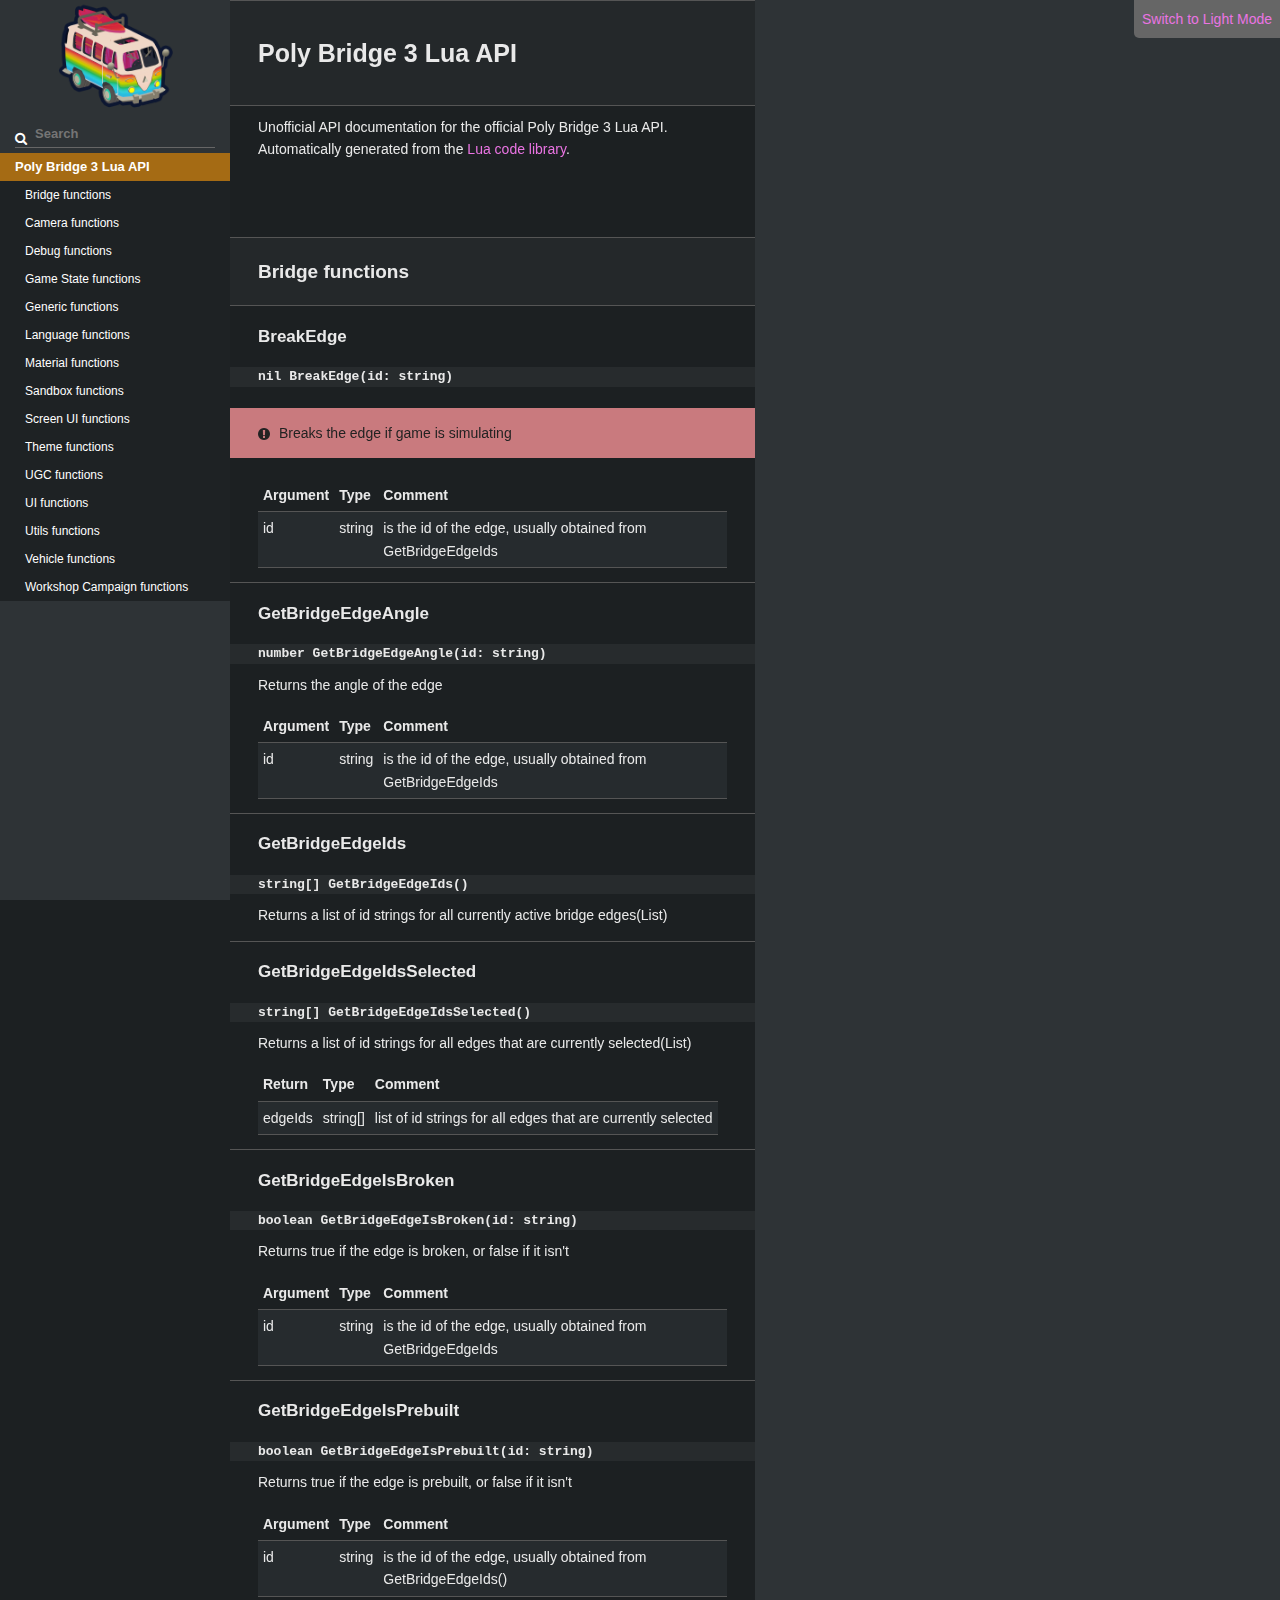
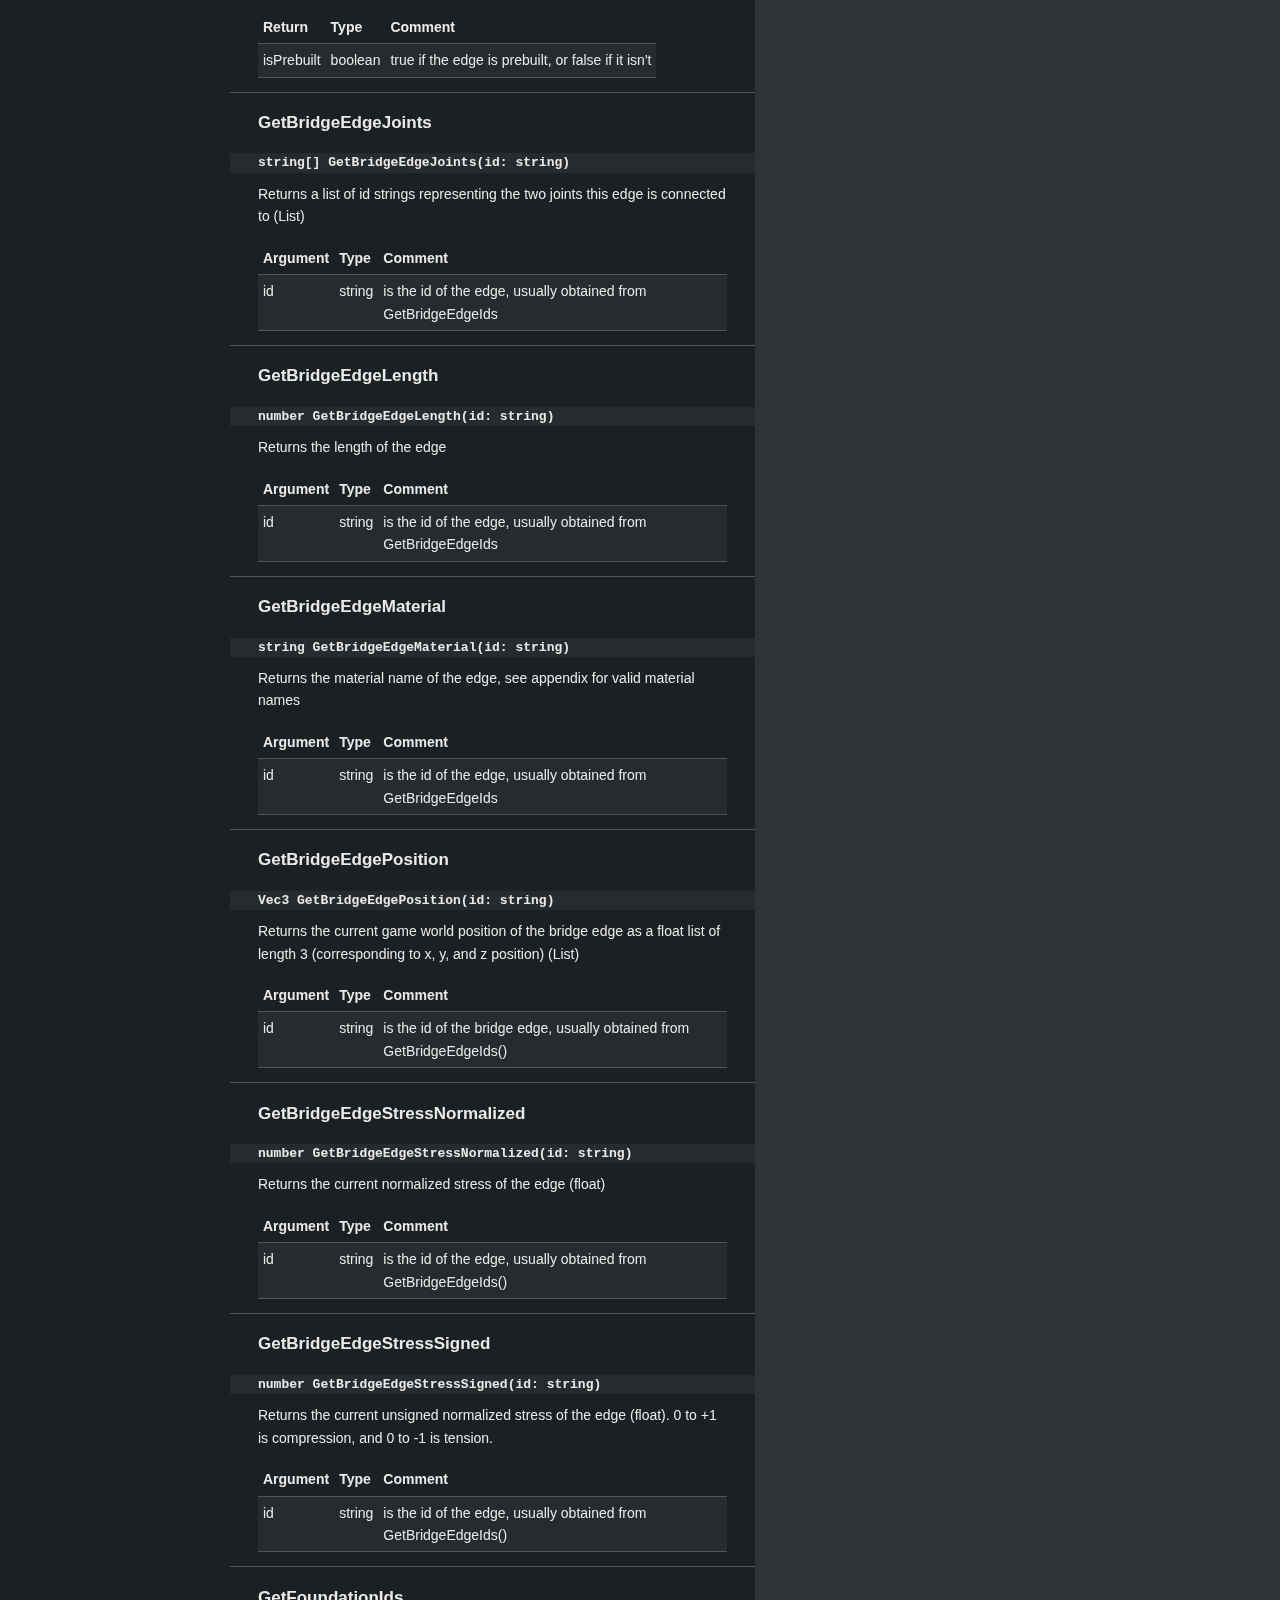
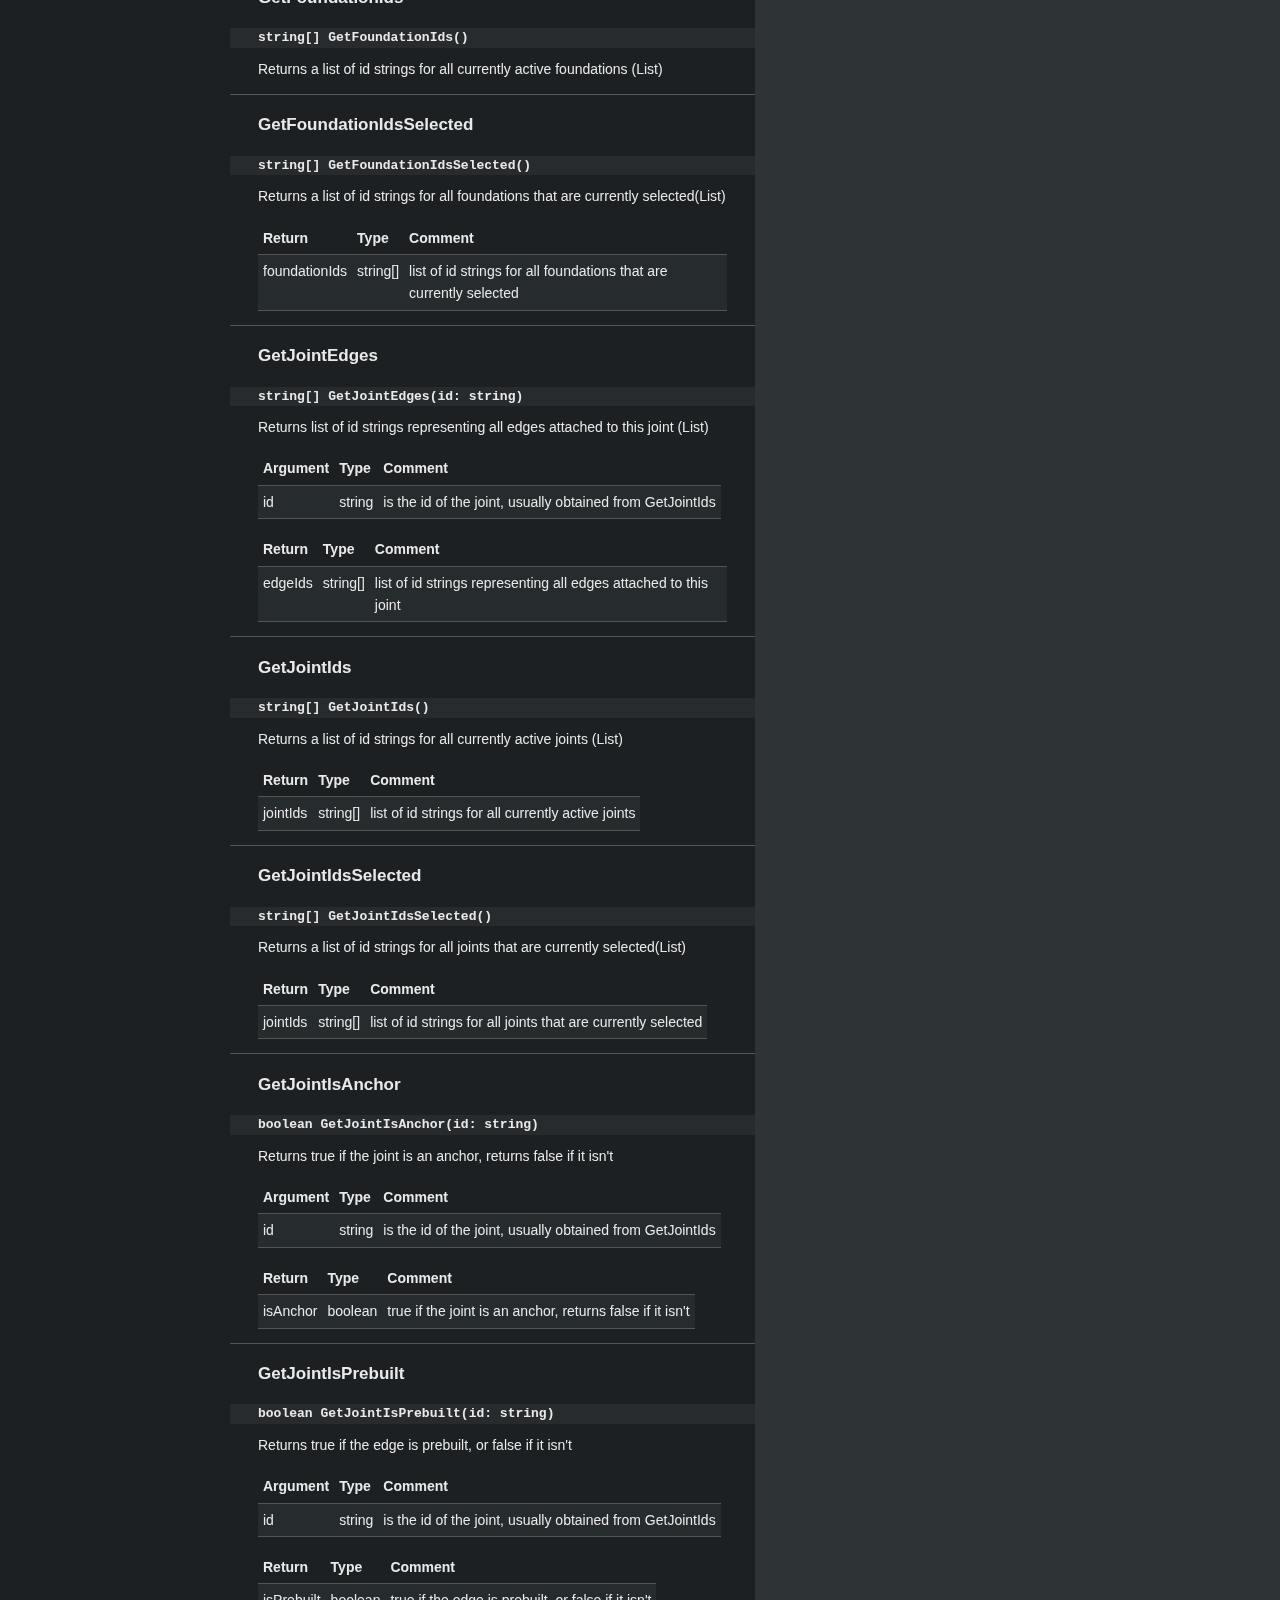
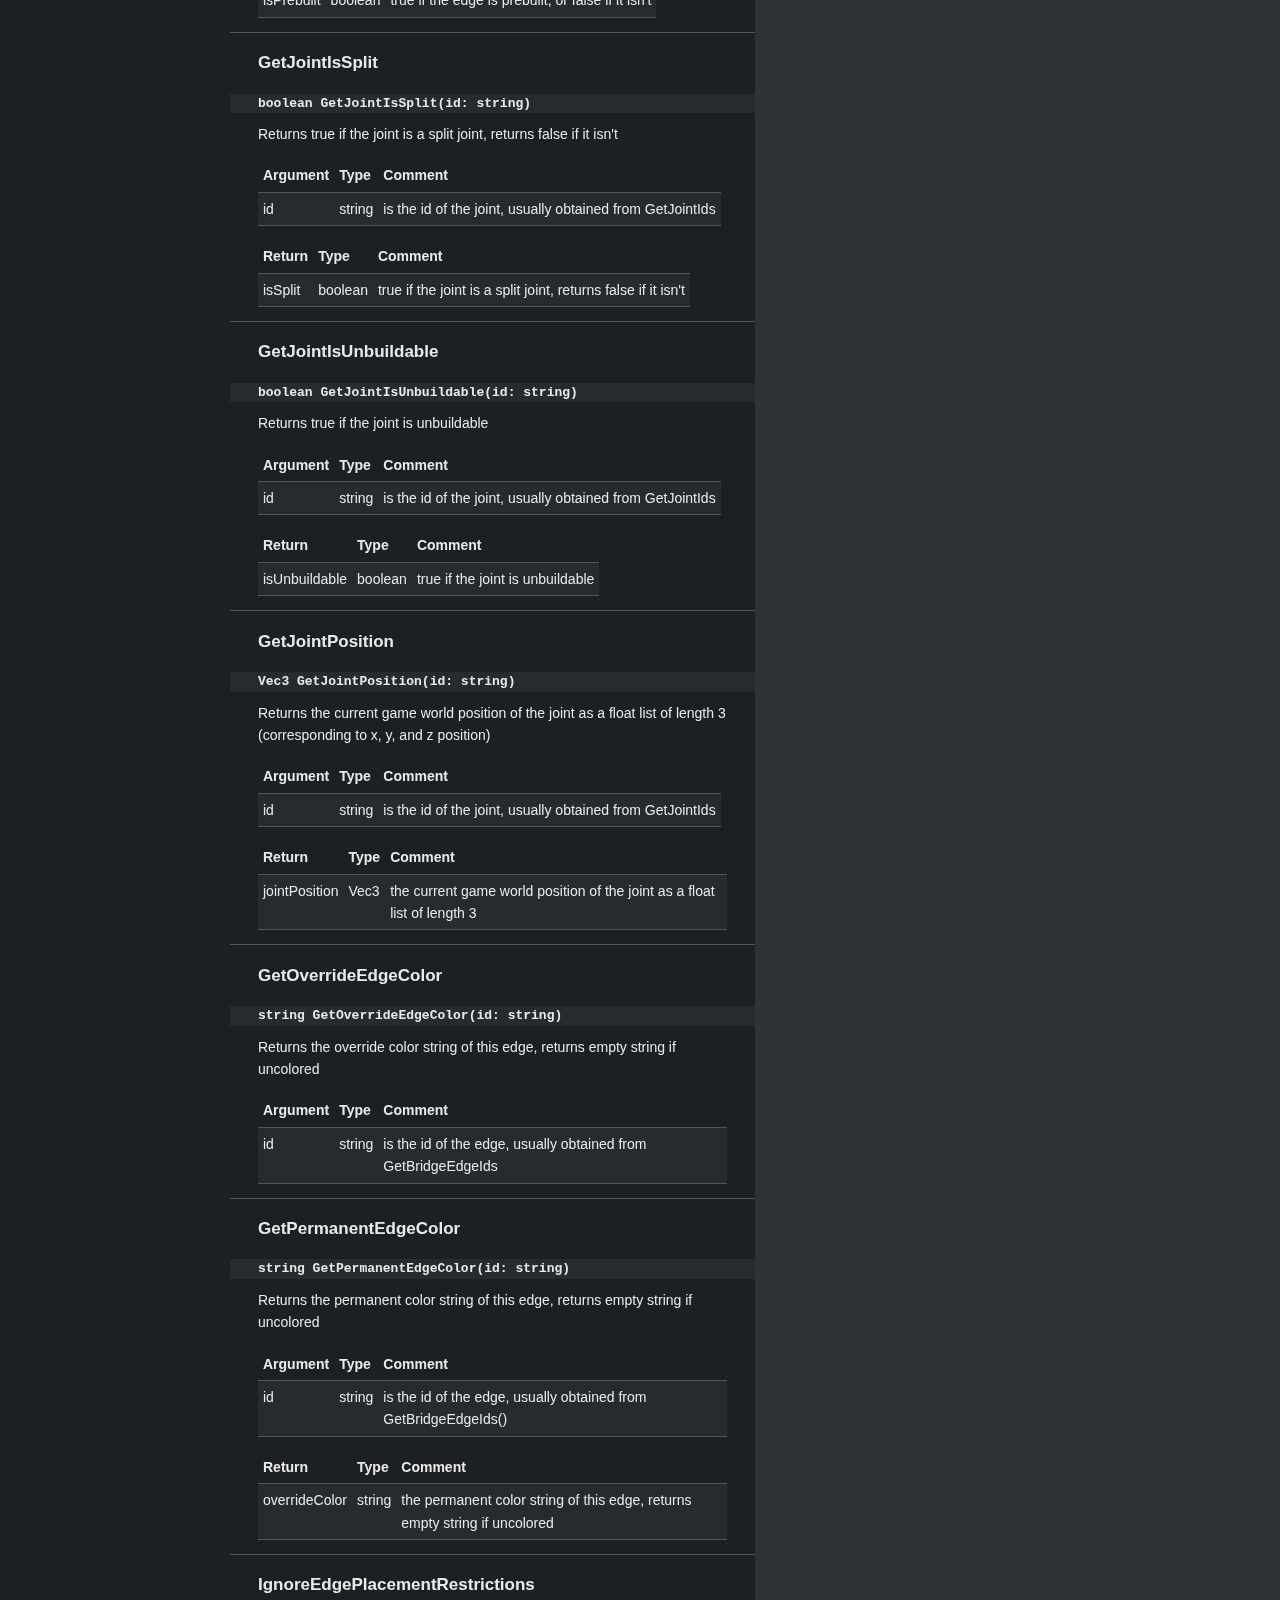
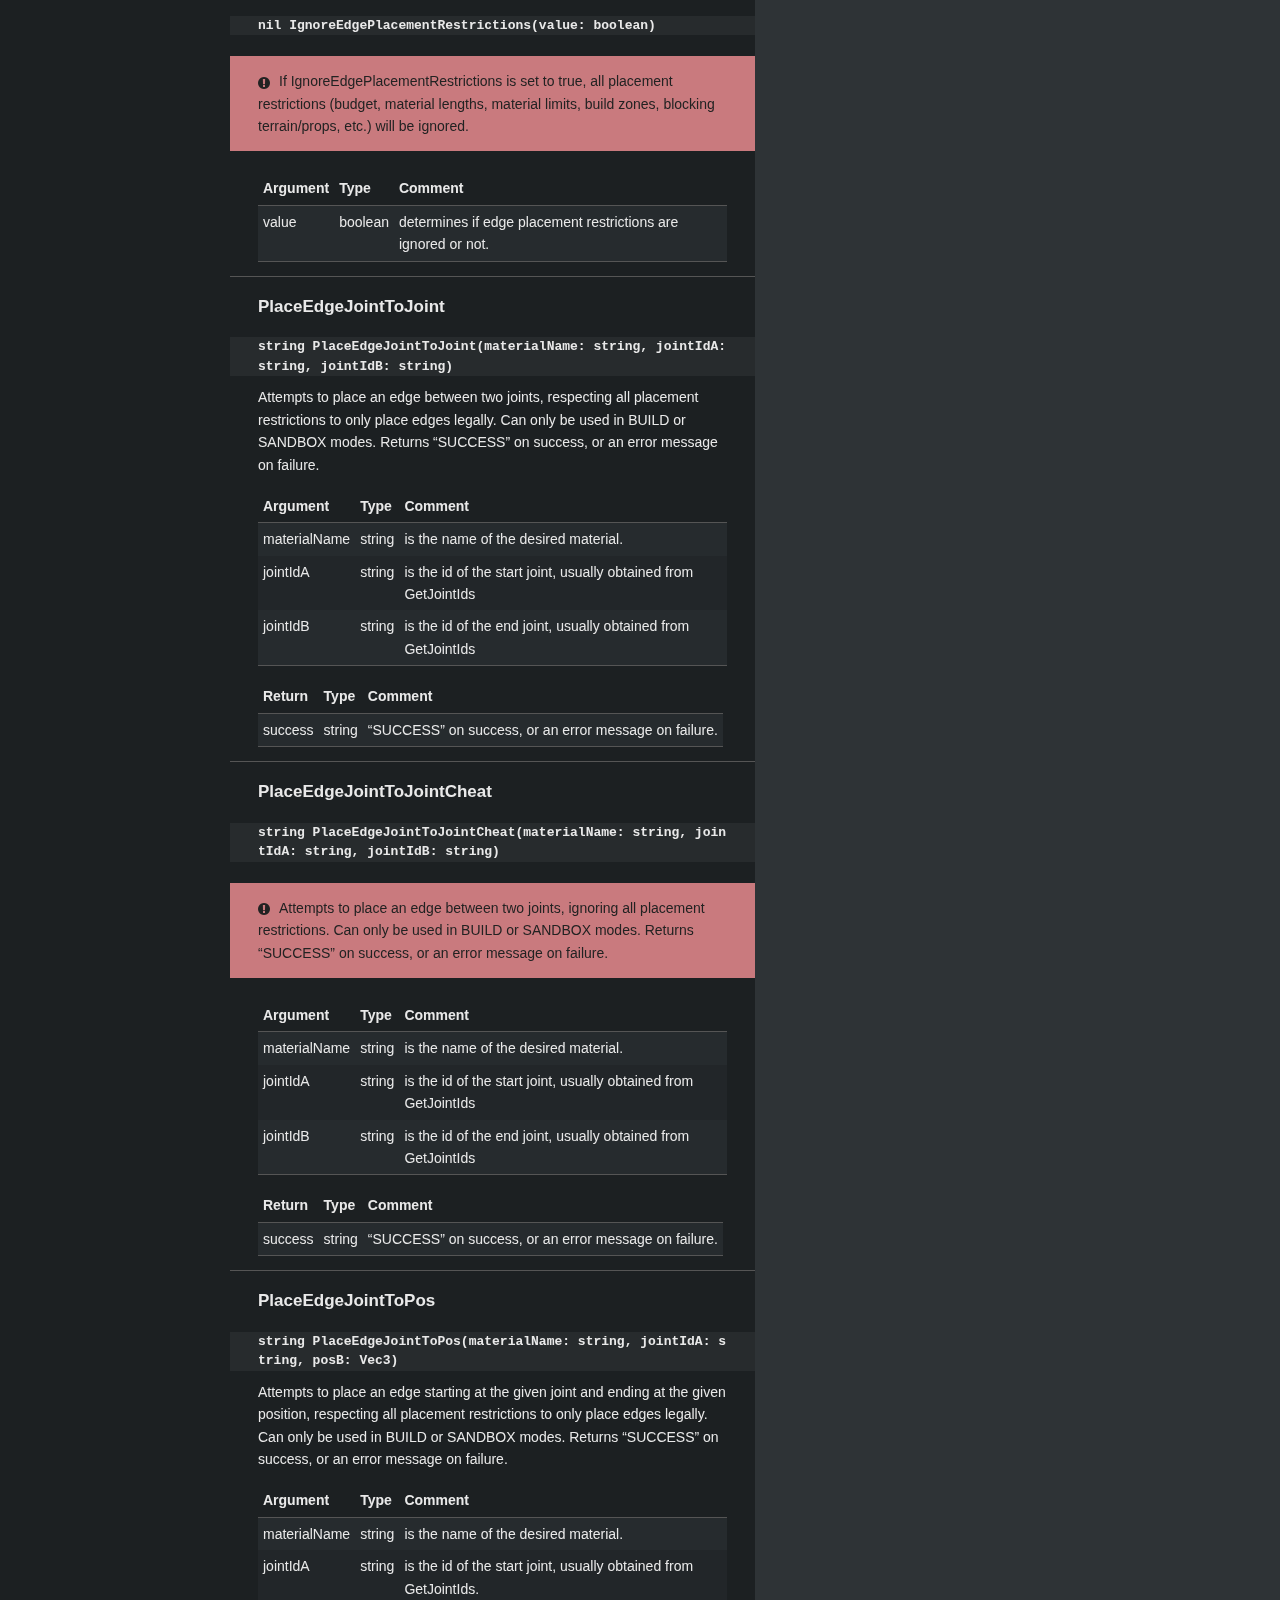
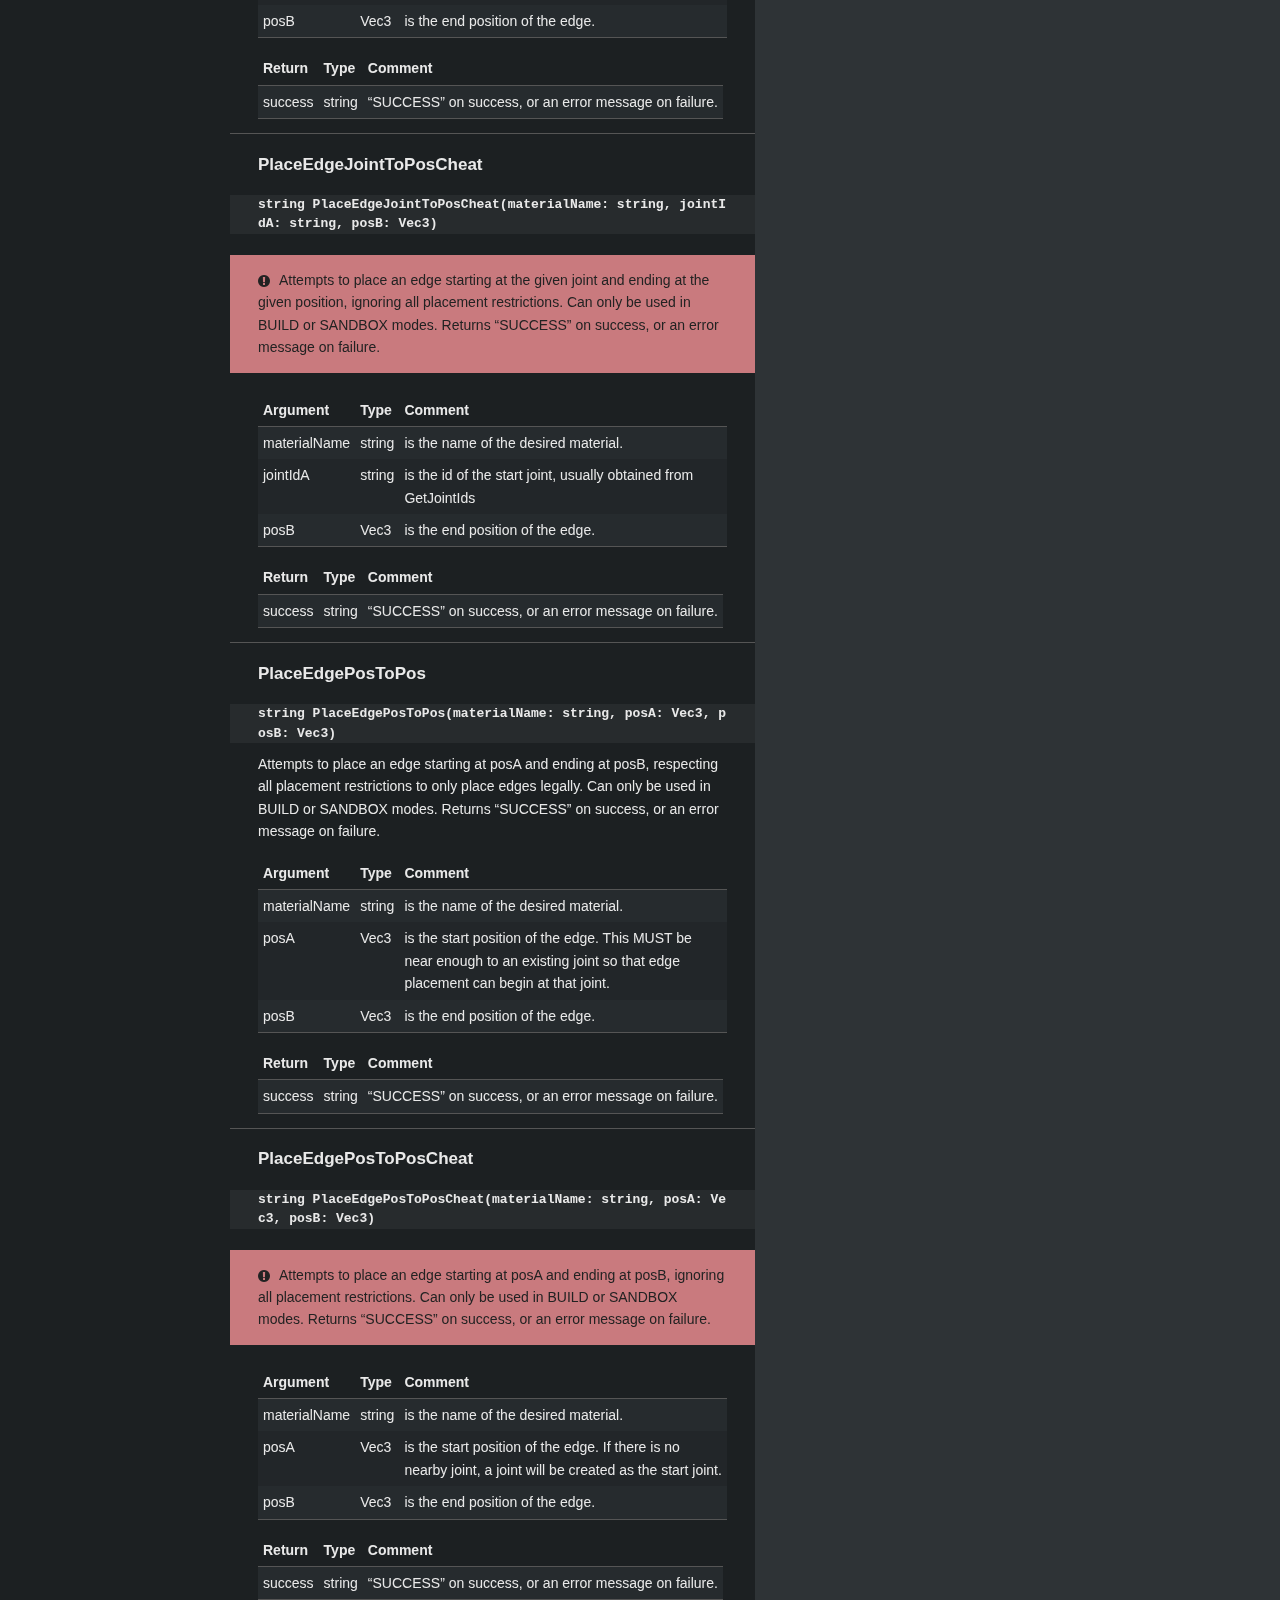
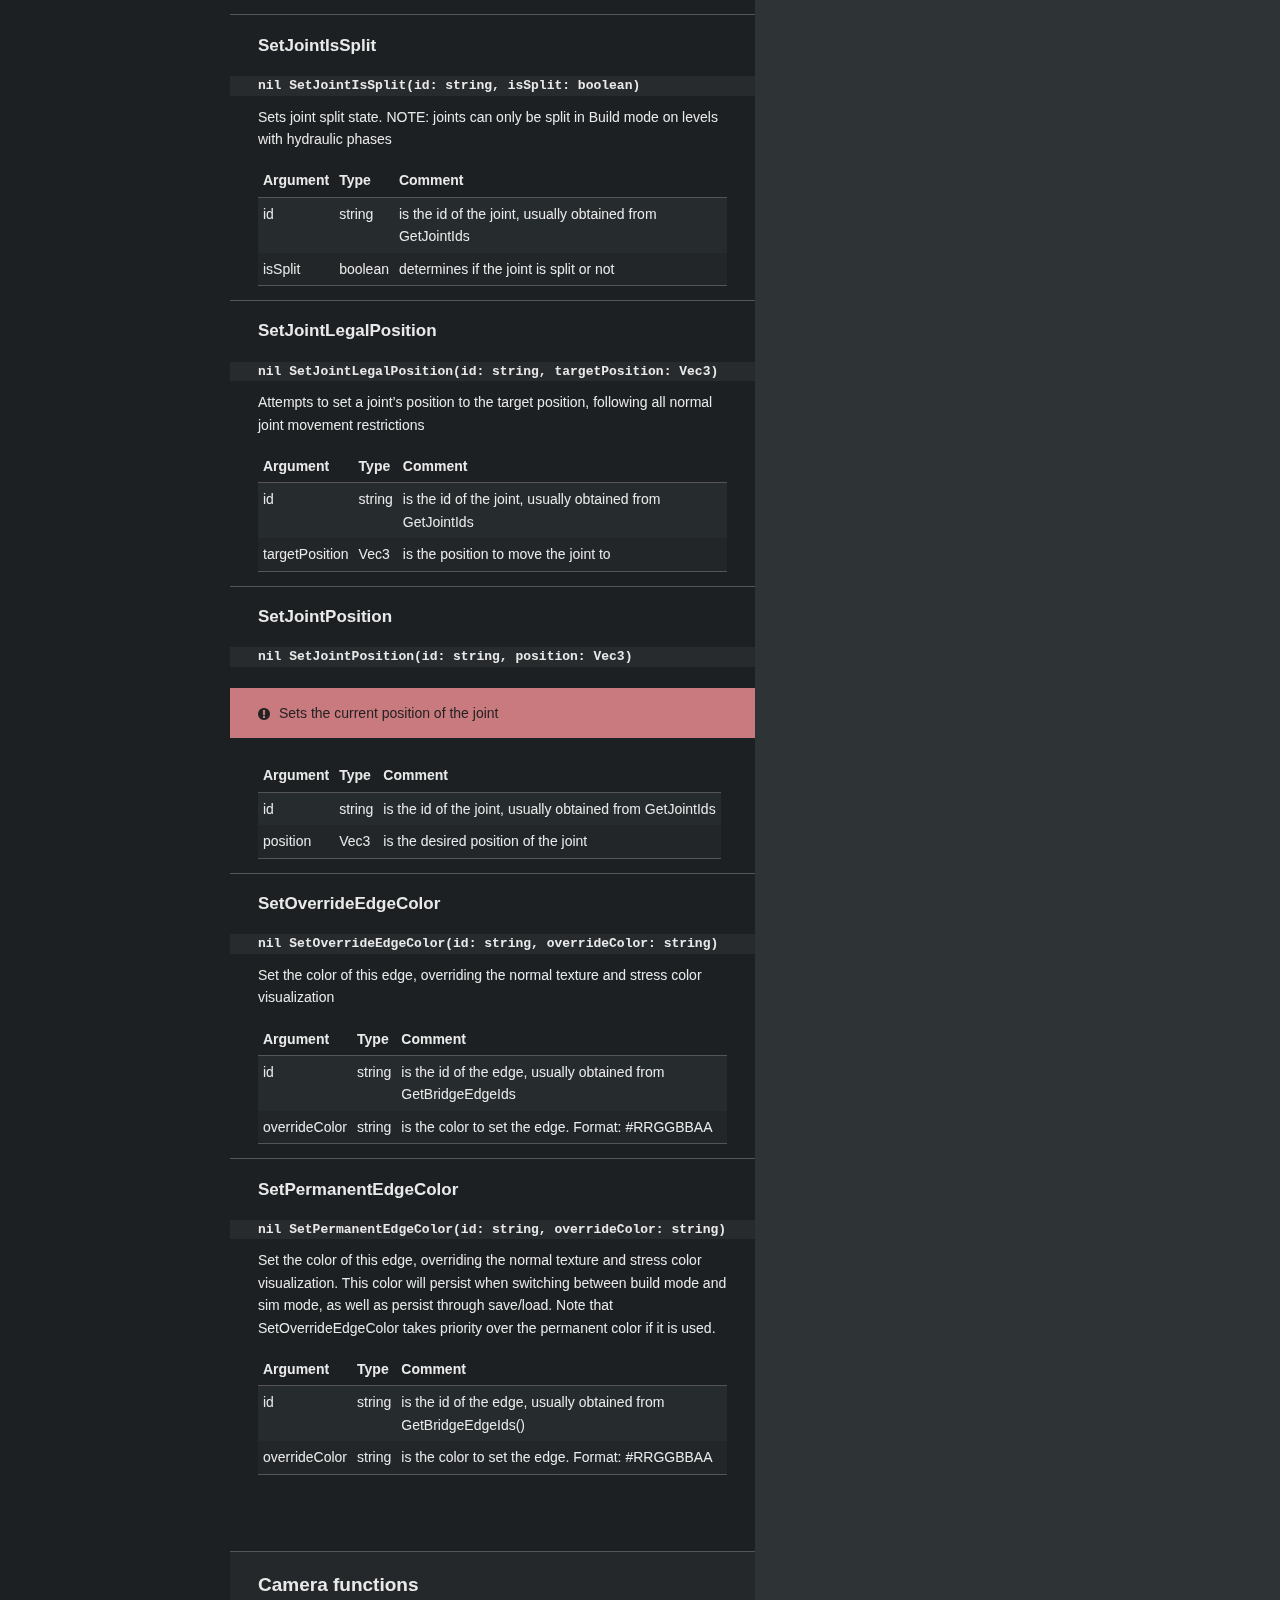
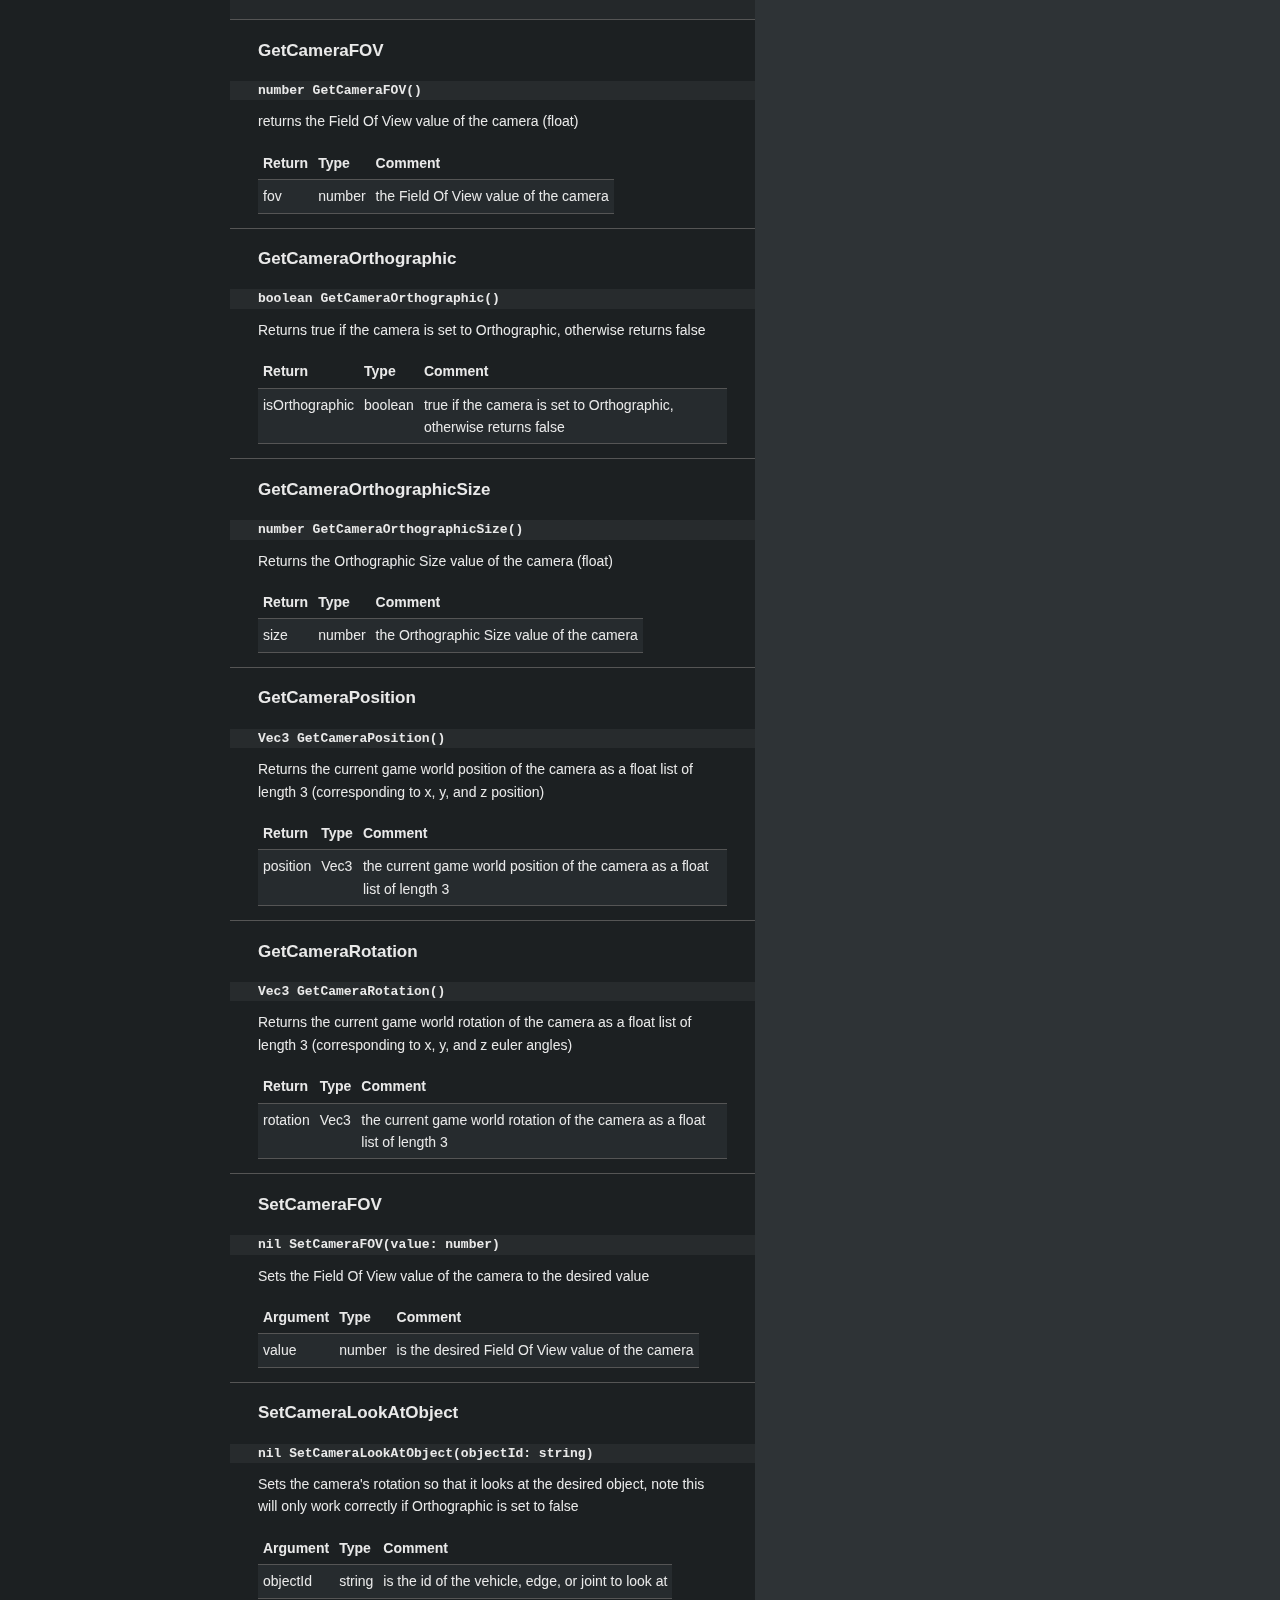
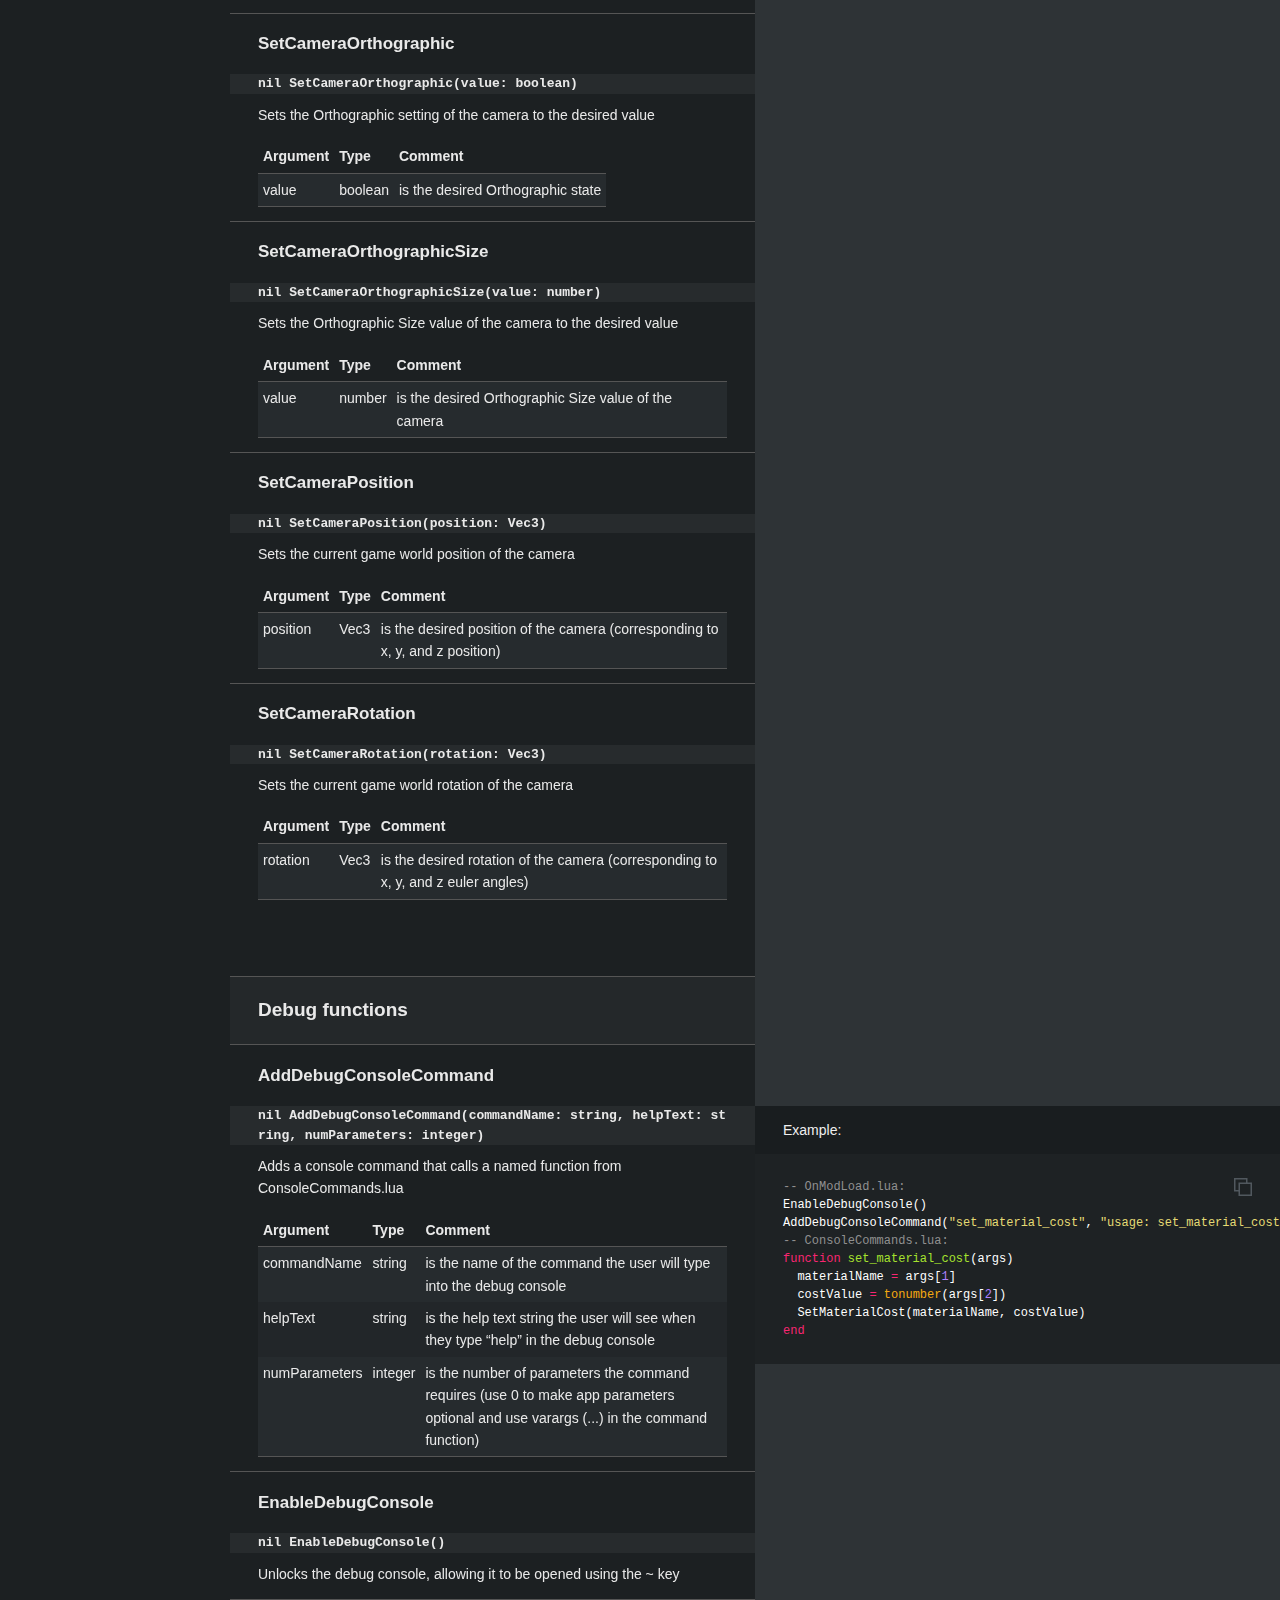
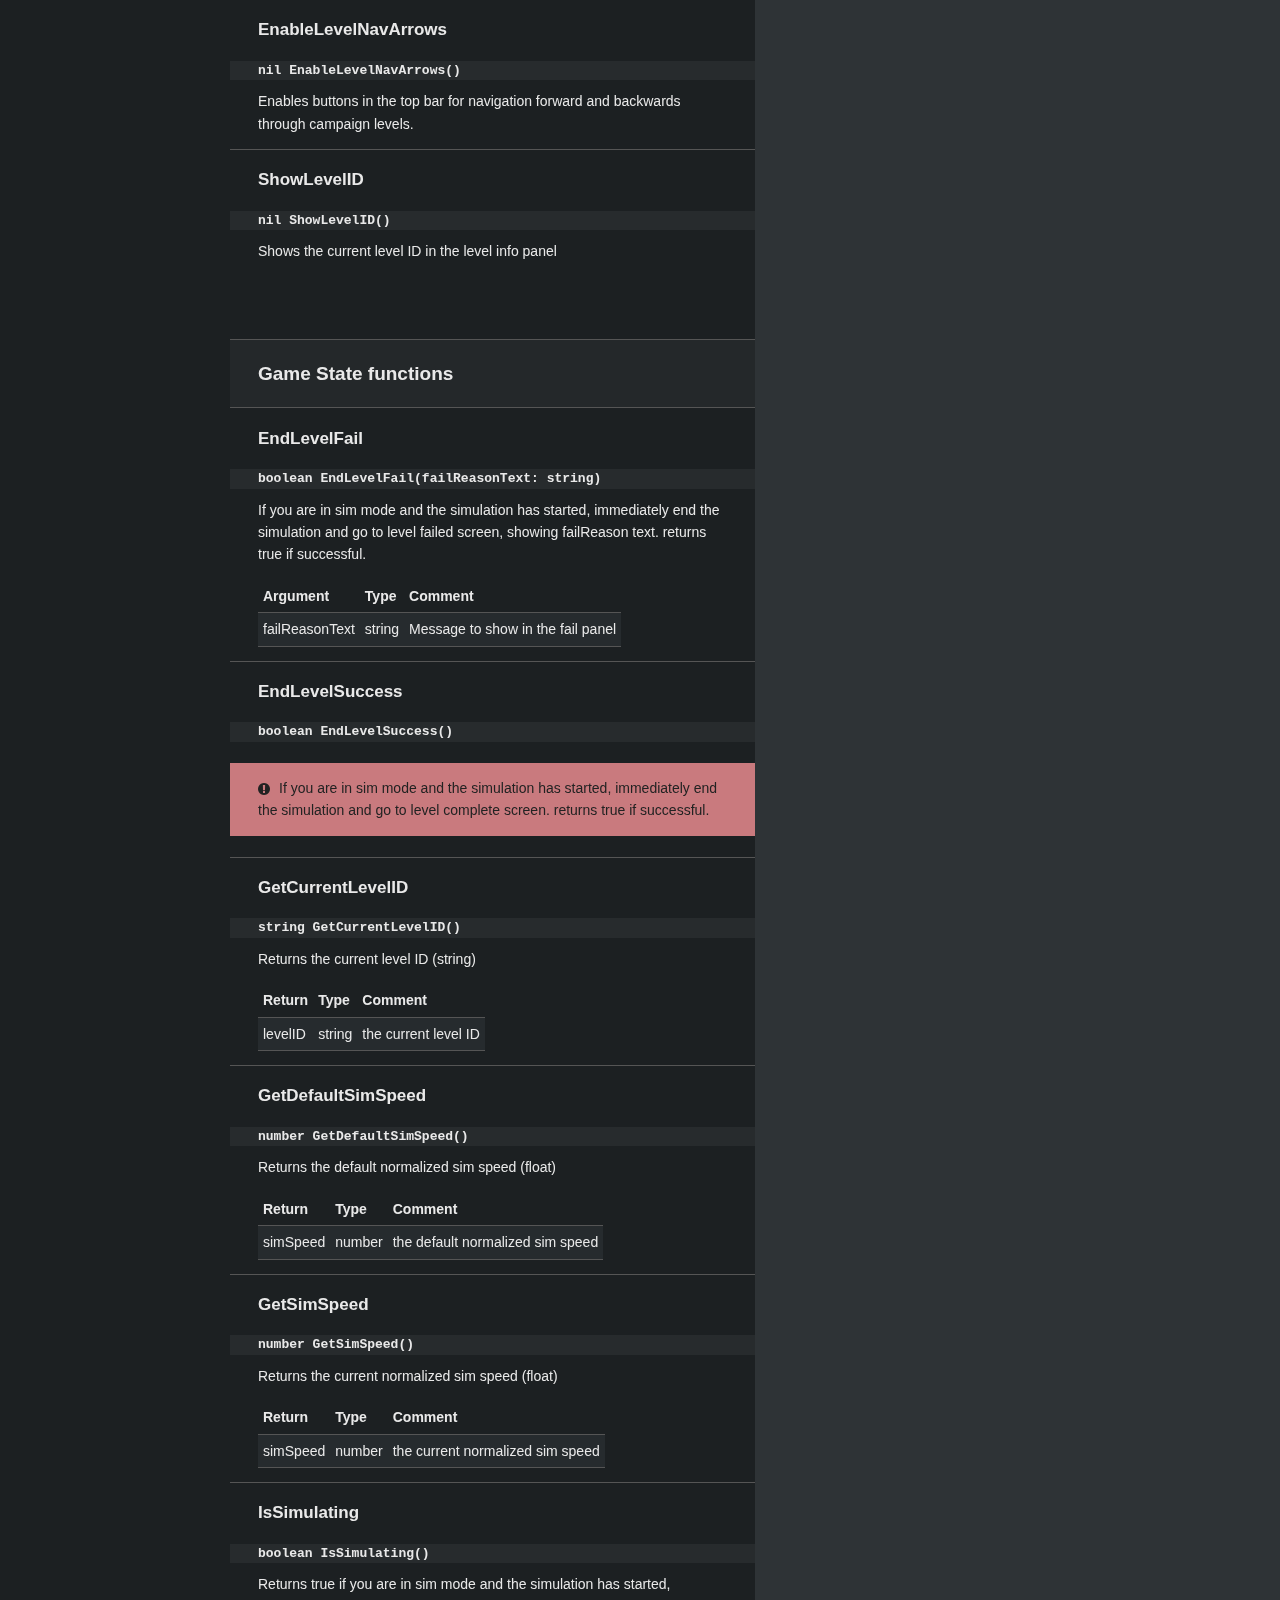
<file: docs/index.html>
<!doctype html>
<html>
  <head>
    <meta charset="utf-8">
    <meta content="IE=edge,chrome=1" http-equiv="X-UA-Compatible">
    <meta name="viewport" content="width=device-width, initial-scale=1, maximum-scale=1">
    <link href="images/favicon.ico" rel="icon" type="image/ico" />
        <meta
            name="description"
            content="Documentation for the official Poly Bridge 3 Lua modding API"
        >
    <title>Poly Bridge 3 Lua API</title>

    <style media="screen">
      .highlight table td { padding: 5px; }
.highlight table pre { margin: 0; }
.highlight .gh {
  color: #999999;
}
.highlight .sr {
  color: #f6aa11;
}
.highlight .go {
  color: #888888;
}
.highlight .gp {
  color: #555555;
}
.highlight .gs {
}
.highlight .gu {
  color: #aaaaaa;
}
.highlight .nb {
  color: #f6aa11;
}
.highlight .cm {
  color: #75715e;
}
.highlight .cp {
  color: #75715e;
}
.highlight .c1 {
  color: #75715e;
}
.highlight .cs {
  color: #75715e;
}
.highlight .c, .highlight .ch, .highlight .cd, .highlight .cpf {
  color: #75715e;
}
.highlight .err {
  color: #960050;
}
.highlight .gr {
  color: #960050;
}
.highlight .gt {
  color: #960050;
}
.highlight .gd {
  color: #49483e;
}
.highlight .gi {
  color: #49483e;
}
.highlight .ge {
  color: #49483e;
}
.highlight .kc {
  color: #66d9ef;
}
.highlight .kd {
  color: #66d9ef;
}
.highlight .kr {
  color: #66d9ef;
}
.highlight .no {
  color: #66d9ef;
}
.highlight .kt {
  color: #66d9ef;
}
.highlight .mf {
  color: #ae81ff;
}
.highlight .mh {
  color: #ae81ff;
}
.highlight .il {
  color: #ae81ff;
}
.highlight .mi {
  color: #ae81ff;
}
.highlight .mo {
  color: #ae81ff;
}
.highlight .m, .highlight .mb, .highlight .mx {
  color: #ae81ff;
}
.highlight .sc {
  color: #ae81ff;
}
.highlight .se {
  color: #ae81ff;
}
.highlight .ss {
  color: #ae81ff;
}
.highlight .sd {
  color: #e6db74;
}
.highlight .s2 {
  color: #e6db74;
}
.highlight .sb {
  color: #e6db74;
}
.highlight .sh {
  color: #e6db74;
}
.highlight .si {
  color: #e6db74;
}
.highlight .sx {
  color: #e6db74;
}
.highlight .s1 {
  color: #e6db74;
}
.highlight .s, .highlight .sa, .highlight .dl {
  color: #e6db74;
}
.highlight .na {
  color: #a6e22e;
}
.highlight .nc {
  color: #a6e22e;
}
.highlight .nd {
  color: #a6e22e;
}
.highlight .ne {
  color: #a6e22e;
}
.highlight .nf, .highlight .fm {
  color: #a6e22e;
}
.highlight .vc {
  color: #ffffff;
}
.highlight .nn {
  color: #ffffff;
}
.highlight .ni {
  color: #ffffff;
}
.highlight .bp {
  color: #ffffff;
}
.highlight .vg {
  color: #ffffff;
}
.highlight .vi {
  color: #ffffff;
}
.highlight .nv, .highlight .vm {
  color: #ffffff;
}
.highlight .w {
  color: #ffffff;
}
.highlight {
  color: #ffffff;
}
.highlight .n, .highlight .py, .highlight .nx {
  color: #ffffff;
}
.highlight .nl {
  color: #f92672;
}
.highlight .ow {
  color: #f92672;
}
.highlight .nt {
  color: #f92672;
}
.highlight .k, .highlight .kv {
  color: #f92672;
}
.highlight .kn {
  color: #f92672;
}
.highlight .kp {
  color: #f92672;
}
.highlight .o {
  color: #f92672;
}
    </style>
    <style media="print">
      * {
        -webkit-transition:none!important;
        transition:none!important;
      }
      .highlight table td { padding: 5px; }
.highlight table pre { margin: 0; }
.highlight, .highlight .w {
  color: #586e75;
}
.highlight .err {
  color: #002b36;
  background-color: #dc322f;
}
.highlight .c, .highlight .ch, .highlight .cd, .highlight .cm, .highlight .cpf, .highlight .c1, .highlight .cs {
  color: #657b83;
}
.highlight .cp {
  color: #b58900;
}
.highlight .nt {
  color: #b58900;
}
.highlight .o, .highlight .ow {
  color: #93a1a1;
}
.highlight .p, .highlight .pi {
  color: #93a1a1;
}
.highlight .gi {
  color: #859900;
}
.highlight .gd {
  color: #dc322f;
}
.highlight .gh {
  color: #268bd2;
  background-color: #002b36;
  font-weight: bold;
}
.highlight .k, .highlight .kn, .highlight .kp, .highlight .kr, .highlight .kv {
  color: #6c71c4;
}
.highlight .kc {
  color: #cb4b16;
}
.highlight .kt {
  color: #cb4b16;
}
.highlight .kd {
  color: #cb4b16;
}
.highlight .s, .highlight .sb, .highlight .sc, .highlight .dl, .highlight .sd, .highlight .s2, .highlight .sh, .highlight .sx, .highlight .s1 {
  color: #859900;
}
.highlight .sa {
  color: #6c71c4;
}
.highlight .sr {
  color: #2aa198;
}
.highlight .si {
  color: #d33682;
}
.highlight .se {
  color: #d33682;
}
.highlight .nn {
  color: #b58900;
}
.highlight .nc {
  color: #b58900;
}
.highlight .no {
  color: #b58900;
}
.highlight .na {
  color: #268bd2;
}
.highlight .m, .highlight .mb, .highlight .mf, .highlight .mh, .highlight .mi, .highlight .il, .highlight .mo, .highlight .mx {
  color: #859900;
}
.highlight .ss {
  color: #859900;
}
    </style>
    <link href="stylesheets/screen-2de8fa68.css" rel="stylesheet" media="screen" />
    <link href="stylesheets/print-384e8ae0.css" rel="stylesheet" media="print" />
      <script src="javascripts/all-1b920087.js"></script>

    <script>
      $(function() { setupCodeCopy(); });
    </script>
  </head>

  <body class="index" data-languages="[]">
    <a href="#" id="nav-button">
      <span>
        NAV
        <img src="images/navbar-cad8cdcb.png" alt="" />
      </span>
    </a>
    <div class="toc-wrapper">
      <img src="images/logo-860250e3.png" class="logo" alt="" />
        <div class="search">
          <input type="text" class="search" id="input-search" placeholder="Search">
        </div>
        <ul class="search-results"></ul>
      <ul id="toc" class="toc-list-h1">
          <li>
            <a href="#Poly-Bridge-3-Lua-API" class="toc-h1 toc-link" data-title="Poly Bridge 3 Lua API">Poly Bridge 3 Lua API</a>
              <ul class="toc-list-h2">
                  <li>
                    <a href="#Bridge-functions" class="toc-h2 toc-link" data-title="Bridge functions">Bridge functions</a>
                      <ul class="toc-list-h3">
                          <li>
                            <a href="#BreakEdge" class="toc-h3 toc-link" data-title="BreakEdge">BreakEdge</a>
                          </li>
                          <li>
                            <a href="#GetBridgeEdgeAngle" class="toc-h3 toc-link" data-title="GetBridgeEdgeAngle">GetBridgeEdgeAngle</a>
                          </li>
                          <li>
                            <a href="#GetBridgeEdgeIds" class="toc-h3 toc-link" data-title="GetBridgeEdgeIds">GetBridgeEdgeIds</a>
                          </li>
                          <li>
                            <a href="#GetBridgeEdgeIdsSelected" class="toc-h3 toc-link" data-title="GetBridgeEdgeIdsSelected">GetBridgeEdgeIdsSelected</a>
                          </li>
                          <li>
                            <a href="#GetBridgeEdgeIsBroken" class="toc-h3 toc-link" data-title="GetBridgeEdgeIsBroken">GetBridgeEdgeIsBroken</a>
                          </li>
                          <li>
                            <a href="#GetBridgeEdgeIsPrebuilt" class="toc-h3 toc-link" data-title="GetBridgeEdgeIsPrebuilt">GetBridgeEdgeIsPrebuilt</a>
                          </li>
                          <li>
                            <a href="#GetBridgeEdgeJoints" class="toc-h3 toc-link" data-title="GetBridgeEdgeJoints">GetBridgeEdgeJoints</a>
                          </li>
                          <li>
                            <a href="#GetBridgeEdgeLength" class="toc-h3 toc-link" data-title="GetBridgeEdgeLength">GetBridgeEdgeLength</a>
                          </li>
                          <li>
                            <a href="#GetBridgeEdgeMaterial" class="toc-h3 toc-link" data-title="GetBridgeEdgeMaterial">GetBridgeEdgeMaterial</a>
                          </li>
                          <li>
                            <a href="#GetBridgeEdgePosition" class="toc-h3 toc-link" data-title="GetBridgeEdgePosition">GetBridgeEdgePosition</a>
                          </li>
                          <li>
                            <a href="#GetBridgeEdgeStressNormalized" class="toc-h3 toc-link" data-title="GetBridgeEdgeStressNormalized">GetBridgeEdgeStressNormalized</a>
                          </li>
                          <li>
                            <a href="#GetBridgeEdgeStressSigned" class="toc-h3 toc-link" data-title="GetBridgeEdgeStressSigned">GetBridgeEdgeStressSigned</a>
                          </li>
                          <li>
                            <a href="#GetFoundationIds" class="toc-h3 toc-link" data-title="GetFoundationIds">GetFoundationIds</a>
                          </li>
                          <li>
                            <a href="#GetFoundationIdsSelected" class="toc-h3 toc-link" data-title="GetFoundationIdsSelected">GetFoundationIdsSelected</a>
                          </li>
                          <li>
                            <a href="#GetJointEdges" class="toc-h3 toc-link" data-title="GetJointEdges">GetJointEdges</a>
                          </li>
                          <li>
                            <a href="#GetJointIds" class="toc-h3 toc-link" data-title="GetJointIds">GetJointIds</a>
                          </li>
                          <li>
                            <a href="#GetJointIdsSelected" class="toc-h3 toc-link" data-title="GetJointIdsSelected">GetJointIdsSelected</a>
                          </li>
                          <li>
                            <a href="#GetJointIsAnchor" class="toc-h3 toc-link" data-title="GetJointIsAnchor">GetJointIsAnchor</a>
                          </li>
                          <li>
                            <a href="#GetJointIsPrebuilt" class="toc-h3 toc-link" data-title="GetJointIsPrebuilt">GetJointIsPrebuilt</a>
                          </li>
                          <li>
                            <a href="#GetJointIsSplit" class="toc-h3 toc-link" data-title="GetJointIsSplit">GetJointIsSplit</a>
                          </li>
                          <li>
                            <a href="#GetJointIsUnbuildable" class="toc-h3 toc-link" data-title="GetJointIsUnbuildable">GetJointIsUnbuildable</a>
                          </li>
                          <li>
                            <a href="#GetJointPosition" class="toc-h3 toc-link" data-title="GetJointPosition">GetJointPosition</a>
                          </li>
                          <li>
                            <a href="#GetOverrideEdgeColor" class="toc-h3 toc-link" data-title="GetOverrideEdgeColor">GetOverrideEdgeColor</a>
                          </li>
                          <li>
                            <a href="#GetPermanentEdgeColor" class="toc-h3 toc-link" data-title="GetPermanentEdgeColor">GetPermanentEdgeColor</a>
                          </li>
                          <li>
                            <a href="#IgnoreEdgePlacementRestrictions" class="toc-h3 toc-link" data-title="IgnoreEdgePlacementRestrictions">IgnoreEdgePlacementRestrictions</a>
                          </li>
                          <li>
                            <a href="#PlaceEdgeJointToJoint" class="toc-h3 toc-link" data-title="PlaceEdgeJointToJoint">PlaceEdgeJointToJoint</a>
                          </li>
                          <li>
                            <a href="#PlaceEdgeJointToJointCheat" class="toc-h3 toc-link" data-title="PlaceEdgeJointToJointCheat">PlaceEdgeJointToJointCheat</a>
                          </li>
                          <li>
                            <a href="#PlaceEdgeJointToPos" class="toc-h3 toc-link" data-title="PlaceEdgeJointToPos">PlaceEdgeJointToPos</a>
                          </li>
                          <li>
                            <a href="#PlaceEdgeJointToPosCheat" class="toc-h3 toc-link" data-title="PlaceEdgeJointToPosCheat">PlaceEdgeJointToPosCheat</a>
                          </li>
                          <li>
                            <a href="#PlaceEdgePosToPos" class="toc-h3 toc-link" data-title="PlaceEdgePosToPos">PlaceEdgePosToPos</a>
                          </li>
                          <li>
                            <a href="#PlaceEdgePosToPosCheat" class="toc-h3 toc-link" data-title="PlaceEdgePosToPosCheat">PlaceEdgePosToPosCheat</a>
                          </li>
                          <li>
                            <a href="#SetJointIsSplit" class="toc-h3 toc-link" data-title="SetJointIsSplit">SetJointIsSplit</a>
                          </li>
                          <li>
                            <a href="#SetJointLegalPosition" class="toc-h3 toc-link" data-title="SetJointLegalPosition">SetJointLegalPosition</a>
                          </li>
                          <li>
                            <a href="#SetJointPosition" class="toc-h3 toc-link" data-title="SetJointPosition">SetJointPosition</a>
                          </li>
                          <li>
                            <a href="#SetOverrideEdgeColor" class="toc-h3 toc-link" data-title="SetOverrideEdgeColor">SetOverrideEdgeColor</a>
                          </li>
                          <li>
                            <a href="#SetPermanentEdgeColor" class="toc-h3 toc-link" data-title="SetPermanentEdgeColor">SetPermanentEdgeColor</a>
                          </li>
                      </ul>
                  </li>
                  <li>
                    <a href="#Camera-functions" class="toc-h2 toc-link" data-title="Camera functions">Camera functions</a>
                      <ul class="toc-list-h3">
                          <li>
                            <a href="#GetCameraFOV" class="toc-h3 toc-link" data-title="GetCameraFOV">GetCameraFOV</a>
                          </li>
                          <li>
                            <a href="#GetCameraOrthographic" class="toc-h3 toc-link" data-title="GetCameraOrthographic">GetCameraOrthographic</a>
                          </li>
                          <li>
                            <a href="#GetCameraOrthographicSize" class="toc-h3 toc-link" data-title="GetCameraOrthographicSize">GetCameraOrthographicSize</a>
                          </li>
                          <li>
                            <a href="#GetCameraPosition" class="toc-h3 toc-link" data-title="GetCameraPosition">GetCameraPosition</a>
                          </li>
                          <li>
                            <a href="#GetCameraRotation" class="toc-h3 toc-link" data-title="GetCameraRotation">GetCameraRotation</a>
                          </li>
                          <li>
                            <a href="#SetCameraFOV" class="toc-h3 toc-link" data-title="SetCameraFOV">SetCameraFOV</a>
                          </li>
                          <li>
                            <a href="#SetCameraLookAtObject" class="toc-h3 toc-link" data-title="SetCameraLookAtObject">SetCameraLookAtObject</a>
                          </li>
                          <li>
                            <a href="#SetCameraOrthographic" class="toc-h3 toc-link" data-title="SetCameraOrthographic">SetCameraOrthographic</a>
                          </li>
                          <li>
                            <a href="#SetCameraOrthographicSize" class="toc-h3 toc-link" data-title="SetCameraOrthographicSize">SetCameraOrthographicSize</a>
                          </li>
                          <li>
                            <a href="#SetCameraPosition" class="toc-h3 toc-link" data-title="SetCameraPosition">SetCameraPosition</a>
                          </li>
                          <li>
                            <a href="#SetCameraRotation" class="toc-h3 toc-link" data-title="SetCameraRotation">SetCameraRotation</a>
                          </li>
                      </ul>
                  </li>
                  <li>
                    <a href="#Debug-functions" class="toc-h2 toc-link" data-title="Debug functions">Debug functions</a>
                      <ul class="toc-list-h3">
                          <li>
                            <a href="#AddDebugConsoleCommand" class="toc-h3 toc-link" data-title="AddDebugConsoleCommand">AddDebugConsoleCommand</a>
                          </li>
                          <li>
                            <a href="#EnableDebugConsole" class="toc-h3 toc-link" data-title="EnableDebugConsole">EnableDebugConsole</a>
                          </li>
                          <li>
                            <a href="#EnableLevelNavArrows" class="toc-h3 toc-link" data-title="EnableLevelNavArrows">EnableLevelNavArrows</a>
                          </li>
                          <li>
                            <a href="#ShowLevelID" class="toc-h3 toc-link" data-title="ShowLevelID">ShowLevelID</a>
                          </li>
                      </ul>
                  </li>
                  <li>
                    <a href="#Game-State-functions" class="toc-h2 toc-link" data-title="Game State functions">Game State functions</a>
                      <ul class="toc-list-h3">
                          <li>
                            <a href="#EndLevelFail" class="toc-h3 toc-link" data-title="EndLevelFail">EndLevelFail</a>
                          </li>
                          <li>
                            <a href="#EndLevelSuccess" class="toc-h3 toc-link" data-title="EndLevelSuccess">EndLevelSuccess</a>
                          </li>
                          <li>
                            <a href="#GetCurrentLevelID" class="toc-h3 toc-link" data-title="GetCurrentLevelID">GetCurrentLevelID</a>
                          </li>
                          <li>
                            <a href="#GetDefaultSimSpeed" class="toc-h3 toc-link" data-title="GetDefaultSimSpeed">GetDefaultSimSpeed</a>
                          </li>
                          <li>
                            <a href="#GetSimSpeed" class="toc-h3 toc-link" data-title="GetSimSpeed">GetSimSpeed</a>
                          </li>
                          <li>
                            <a href="#IsSimulating" class="toc-h3 toc-link" data-title="IsSimulating">IsSimulating</a>
                          </li>
                          <li>
                            <a href="#IsSimulatingWithoutPassOrFail" class="toc-h3 toc-link" data-title="IsSimulatingWithoutPassOrFail">IsSimulatingWithoutPassOrFail</a>
                          </li>
                          <li>
                            <a href="#SetSimSpeed" class="toc-h3 toc-link" data-title="SetSimSpeed">SetSimSpeed</a>
                          </li>
                          <li>
                            <a href="#SimulationEnd" class="toc-h3 toc-link" data-title="SimulationEnd">SimulationEnd</a>
                          </li>
                          <li>
                            <a href="#SimulationPause" class="toc-h3 toc-link" data-title="SimulationPause">SimulationPause</a>
                          </li>
                          <li>
                            <a href="#SimulationStart" class="toc-h3 toc-link" data-title="SimulationStart">SimulationStart</a>
                          </li>
                          <li>
                            <a href="#SimulationTogglePause" class="toc-h3 toc-link" data-title="SimulationTogglePause">SimulationTogglePause</a>
                          </li>
                          <li>
                            <a href="#SimulationUnpause" class="toc-h3 toc-link" data-title="SimulationUnpause">SimulationUnpause</a>
                          </li>
                      </ul>
                  </li>
                  <li>
                    <a href="#Generic-functions" class="toc-h2 toc-link" data-title="Generic functions">Generic functions</a>
                      <ul class="toc-list-h3">
                          <li>
                            <a href="#GetVehiclePhysicsVelocity" class="toc-h3 toc-link" data-title="GetVehiclePhysicsVelocity">GetVehiclePhysicsVelocity</a>
                          </li>
                          <li>
                            <a href="#OpenLevel" class="toc-h3 toc-link" data-title="OpenLevel">OpenLevel</a>
                          </li>
                          <li>
                            <a href="#OpenWorkshopLevel" class="toc-h3 toc-link" data-title="OpenWorkshopLevel">OpenWorkshopLevel</a>
                          </li>
                          <li>
                            <a href="#SetRoadEdgeTint" class="toc-h3 toc-link" data-title="SetRoadEdgeTint">SetRoadEdgeTint</a>
                          </li>
                          <li>
                            <a href="#SetVehiclePhysicsVelocity" class="toc-h3 toc-link" data-title="SetVehiclePhysicsVelocity">SetVehiclePhysicsVelocity</a>
                          </li>
                          <li>
                            <a href="#SetVehiclePosition" class="toc-h3 toc-link" data-title="SetVehiclePosition">SetVehiclePosition</a>
                          </li>
                          <li>
                            <a href="#SetVehicleRotation" class="toc-h3 toc-link" data-title="SetVehicleRotation">SetVehicleRotation</a>
                          </li>
                          <li>
                            <a href="#SetVehicleSpeed" class="toc-h3 toc-link" data-title="SetVehicleSpeed">SetVehicleSpeed</a>
                          </li>
                      </ul>
                  </li>
                  <li>
                    <a href="#Language-functions" class="toc-h2 toc-link" data-title="Language functions">Language functions</a>
                      <ul class="toc-list-h3">
                          <li>
                            <a href="#AddLanguageCSV" class="toc-h3 toc-link" data-title="AddLanguageCSV">AddLanguageCSV</a>
                          </li>
                      </ul>
                  </li>
                  <li>
                    <a href="#Material-functions" class="toc-h2 toc-link" data-title="Material functions">Material functions</a>
                      <ul class="toc-list-h3">
                          <li>
                            <a href="#GetHydraulicsBaseTint" class="toc-h3 toc-link" data-title="GetHydraulicsBaseTint">GetHydraulicsBaseTint</a>
                          </li>
                          <li>
                            <a href="#GetMaterialCost" class="toc-h3 toc-link" data-title="GetMaterialCost">GetMaterialCost</a>
                          </li>
                          <li>
                            <a href="#GetMaterialMaxLength" class="toc-h3 toc-link" data-title="GetMaterialMaxLength">GetMaterialMaxLength</a>
                          </li>
                          <li>
                            <a href="#GetMaterialStrength" class="toc-h3 toc-link" data-title="GetMaterialStrength">GetMaterialStrength</a>
                          </li>
                          <li>
                            <a href="#GetMaterialTint" class="toc-h3 toc-link" data-title="GetMaterialTint">GetMaterialTint</a>
                          </li>
                          <li>
                            <a href="#GetRoadEdgeTint" class="toc-h3 toc-link" data-title="GetRoadEdgeTint">GetRoadEdgeTint</a>
                          </li>
                          <li>
                            <a href="#SetHydraulicsBaseTint" class="toc-h3 toc-link" data-title="SetHydraulicsBaseTint">SetHydraulicsBaseTint</a>
                          </li>
                          <li>
                            <a href="#SetMaterialCost" class="toc-h3 toc-link" data-title="SetMaterialCost">SetMaterialCost</a>
                          </li>
                          <li>
                            <a href="#SetMaterialMaxLength" class="toc-h3 toc-link" data-title="SetMaterialMaxLength">SetMaterialMaxLength</a>
                          </li>
                          <li>
                            <a href="#SetMaterialStrength" class="toc-h3 toc-link" data-title="SetMaterialStrength">SetMaterialStrength</a>
                          </li>
                          <li>
                            <a href="#SetMaterialTint" class="toc-h3 toc-link" data-title="SetMaterialTint">SetMaterialTint</a>
                          </li>
                      </ul>
                  </li>
                  <li>
                    <a href="#Sandbox-functions" class="toc-h2 toc-link" data-title="Sandbox functions">Sandbox functions</a>
                      <ul class="toc-list-h3">
                          <li>
                            <a href="#AddCustomShape" class="toc-h3 toc-link" data-title="AddCustomShape">AddCustomShape</a>
                          </li>
                          <li>
                            <a href="#AddCustomShapeTexture" class="toc-h3 toc-link" data-title="AddCustomShapeTexture">AddCustomShapeTexture</a>
                          </li>
                          <li>
                            <a href="#DisableRandomVehicleSpawn" class="toc-h3 toc-link" data-title="DisableRandomVehicleSpawn">DisableRandomVehicleSpawn</a>
                          </li>
                      </ul>
                  </li>
                  <li>
                    <a href="#Screen-UI-functions" class="toc-h2 toc-link" data-title="Screen UI functions">Screen UI functions</a>
                      <ul class="toc-list-h3">
                          <li>
                            <a href="#CreateButtonObject" class="toc-h3 toc-link" data-title="CreateButtonObject">CreateButtonObject</a>
                          </li>
                          <li>
                            <a href="#CreateSpriteObject" class="toc-h3 toc-link" data-title="CreateSpriteObject">CreateSpriteObject</a>
                          </li>
                          <li>
                            <a href="#CreateTextObject" class="toc-h3 toc-link" data-title="CreateTextObject">CreateTextObject</a>
                          </li>
                          <li>
                            <a href="#DestroyButtonObject" class="toc-h3 toc-link" data-title="DestroyButtonObject">DestroyButtonObject</a>
                          </li>
                          <li>
                            <a href="#DestroySpriteObject" class="toc-h3 toc-link" data-title="DestroySpriteObject">DestroySpriteObject</a>
                          </li>
                          <li>
                            <a href="#DestroyTextObject" class="toc-h3 toc-link" data-title="DestroyTextObject">DestroyTextObject</a>
                          </li>
                          <li>
                            <a href="#UpdateButtonAddHoverScale" class="toc-h3 toc-link" data-title="UpdateButtonAddHoverScale">UpdateButtonAddHoverScale</a>
                          </li>
                          <li>
                            <a href="#UpdateButtonCallback" class="toc-h3 toc-link" data-title="UpdateButtonCallback">UpdateButtonCallback</a>
                          </li>
                          <li>
                            <a href="#UpdateButtonColor" class="toc-h3 toc-link" data-title="UpdateButtonColor">UpdateButtonColor</a>
                          </li>
                          <li>
                            <a href="#UpdateButtonImage" class="toc-h3 toc-link" data-title="UpdateButtonImage">UpdateButtonImage</a>
                          </li>
                          <li>
                            <a href="#UpdateButtonPivot" class="toc-h3 toc-link" data-title="UpdateButtonPivot">UpdateButtonPivot</a>
                          </li>
                          <li>
                            <a href="#UpdateButtonScreenPos" class="toc-h3 toc-link" data-title="UpdateButtonScreenPos">UpdateButtonScreenPos</a>
                          </li>
                          <li>
                            <a href="#UpdateButtonSetInteractable" class="toc-h3 toc-link" data-title="UpdateButtonSetInteractable">UpdateButtonSetInteractable</a>
                          </li>
                          <li>
                            <a href="#UpdateButtonSetOutlineActive" class="toc-h3 toc-link" data-title="UpdateButtonSetOutlineActive">UpdateButtonSetOutlineActive</a>
                          </li>
                          <li>
                            <a href="#UpdateButtonText" class="toc-h3 toc-link" data-title="UpdateButtonText">UpdateButtonText</a>
                          </li>
                          <li>
                            <a href="#UpdateButtonTextColor" class="toc-h3 toc-link" data-title="UpdateButtonTextColor">UpdateButtonTextColor</a>
                          </li>
                          <li>
                            <a href="#UpdateButtonTooltipText" class="toc-h3 toc-link" data-title="UpdateButtonTooltipText">UpdateButtonTooltipText</a>
                          </li>
                          <li>
                            <a href="#UpdateSpriteColor" class="toc-h3 toc-link" data-title="UpdateSpriteColor">UpdateSpriteColor</a>
                          </li>
                          <li>
                            <a href="#UpdateSpriteImage" class="toc-h3 toc-link" data-title="UpdateSpriteImage">UpdateSpriteImage</a>
                          </li>
                          <li>
                            <a href="#UpdateSpritePivot" class="toc-h3 toc-link" data-title="UpdateSpritePivot">UpdateSpritePivot</a>
                          </li>
                          <li>
                            <a href="#UpdateSpriteScreenPos" class="toc-h3 toc-link" data-title="UpdateSpriteScreenPos">UpdateSpriteScreenPos</a>
                          </li>
                          <li>
                            <a href="#UpdateTextAlignment" class="toc-h3 toc-link" data-title="UpdateTextAlignment">UpdateTextAlignment</a>
                          </li>
                          <li>
                            <a href="#UpdateTextColor" class="toc-h3 toc-link" data-title="UpdateTextColor">UpdateTextColor</a>
                          </li>
                          <li>
                            <a href="#UpdateTextFontSize" class="toc-h3 toc-link" data-title="UpdateTextFontSize">UpdateTextFontSize</a>
                          </li>
                          <li>
                            <a href="#UpdateTextMaxWidth" class="toc-h3 toc-link" data-title="UpdateTextMaxWidth">UpdateTextMaxWidth</a>
                          </li>
                          <li>
                            <a href="#UpdateTextPivot" class="toc-h3 toc-link" data-title="UpdateTextPivot">UpdateTextPivot</a>
                          </li>
                          <li>
                            <a href="#UpdateTextScreenPos" class="toc-h3 toc-link" data-title="UpdateTextScreenPos">UpdateTextScreenPos</a>
                          </li>
                          <li>
                            <a href="#UpdateTextSetBackgroundActive" class="toc-h3 toc-link" data-title="UpdateTextSetBackgroundActive">UpdateTextSetBackgroundActive</a>
                          </li>
                          <li>
                            <a href="#UpdateTextSetBackgroundColor" class="toc-h3 toc-link" data-title="UpdateTextSetBackgroundColor">UpdateTextSetBackgroundColor</a>
                          </li>
                          <li>
                            <a href="#UpdateTextString" class="toc-h3 toc-link" data-title="UpdateTextString">UpdateTextString</a>
                          </li>
                      </ul>
                  </li>
                  <li>
                    <a href="#Theme-functions" class="toc-h2 toc-link" data-title="Theme functions">Theme functions</a>
                      <ul class="toc-list-h3">
                          <li>
                            <a href="#SetThemeSky" class="toc-h3 toc-link" data-title="SetThemeSky">SetThemeSky</a>
                          </li>
                      </ul>
                  </li>
                  <li>
                    <a href="#UGC-functions" class="toc-h2 toc-link" data-title="UGC functions">UGC functions</a>
                      <ul class="toc-list-h3">
                          <li>
                            <a href="#AddAssetBoat" class="toc-h3 toc-link" data-title="AddAssetBoat">AddAssetBoat</a>
                          </li>
                          <li>
                            <a href="#AddAssetDecor" class="toc-h3 toc-link" data-title="AddAssetDecor">AddAssetDecor</a>
                          </li>
                          <li>
                            <a href="#AddAssetPlane" class="toc-h3 toc-link" data-title="AddAssetPlane">AddAssetPlane</a>
                          </li>
                          <li>
                            <a href="#AddAssetVehicle" class="toc-h3 toc-link" data-title="AddAssetVehicle">AddAssetVehicle</a>
                          </li>
                      </ul>
                  </li>
                  <li>
                    <a href="#UI-functions" class="toc-h2 toc-link" data-title="UI functions">UI functions</a>
                      <ul class="toc-list-h3">
                          <li>
                            <a href="#IsMenuOpen" class="toc-h3 toc-link" data-title="IsMenuOpen">IsMenuOpen</a>
                          </li>
                          <li>
                            <a href="#IsStressVisibilityEnabled" class="toc-h3 toc-link" data-title="IsStressVisibilityEnabled">IsStressVisibilityEnabled</a>
                          </li>
                          <li>
                            <a href="#SetDefaultSimSpeed" class="toc-h3 toc-link" data-title="SetDefaultSimSpeed">SetDefaultSimSpeed</a>
                          </li>
                          <li>
                            <a href="#SetSimSpeeds" class="toc-h3 toc-link" data-title="SetSimSpeeds">SetSimSpeeds</a>
                          </li>
                          <li>
                            <a href="#ShowMessage" class="toc-h3 toc-link" data-title="ShowMessage">ShowMessage</a>
                          </li>
                      </ul>
                  </li>
                  <li>
                    <a href="#Utils-functions" class="toc-h2 toc-link" data-title="Utils functions">Utils functions</a>
                      <ul class="toc-list-h3">
                          <li>
                            <a href="#ConsoleLog" class="toc-h3 toc-link" data-title="ConsoleLog">ConsoleLog</a>
                          </li>
                          <li>
                            <a href="#GetFrameCount" class="toc-h3 toc-link" data-title="GetFrameCount">GetFrameCount</a>
                          </li>
                          <li>
                            <a href="#GetGameState" class="toc-h3 toc-link" data-title="GetGameState">GetGameState</a>
                          </li>
                          <li>
                            <a href="#GetGameTime" class="toc-h3 toc-link" data-title="GetGameTime">GetGameTime</a>
                          </li>
                          <li>
                            <a href="#GetKeycodeDown" class="toc-h3 toc-link" data-title="GetKeycodeDown">GetKeycodeDown</a>
                          </li>
                          <li>
                            <a href="#GetKeycodeJustPressed" class="toc-h3 toc-link" data-title="GetKeycodeJustPressed">GetKeycodeJustPressed</a>
                          </li>
                          <li>
                            <a href="#GetKeyDown" class="toc-h3 toc-link" data-title="GetKeyDown">GetKeyDown</a>
                          </li>
                          <li>
                            <a href="#GetKeyJustPressed" class="toc-h3 toc-link" data-title="GetKeyJustPressed">GetKeyJustPressed</a>
                          </li>
                          <li>
                            <a href="#GetMouseButtonDown" class="toc-h3 toc-link" data-title="GetMouseButtonDown">GetMouseButtonDown</a>
                          </li>
                          <li>
                            <a href="#GetMouseButtonJustPressed" class="toc-h3 toc-link" data-title="GetMouseButtonJustPressed">GetMouseButtonJustPressed</a>
                          </li>
                          <li>
                            <a href="#GetMousePosition" class="toc-h3 toc-link" data-title="GetMousePosition">GetMousePosition</a>
                          </li>
                          <li>
                            <a href="#GetMouseScreenPosition" class="toc-h3 toc-link" data-title="GetMouseScreenPosition">GetMouseScreenPosition</a>
                          </li>
                          <li>
                            <a href="#GetMouseWorldPosition" class="toc-h3 toc-link" data-title="GetMouseWorldPosition">GetMouseWorldPosition</a>
                          </li>
                          <li>
                            <a href="#GetNameOfKeyDownThisFrame" class="toc-h3 toc-link" data-title="GetNameOfKeyDownThisFrame">GetNameOfKeyDownThisFrame</a>
                          </li>
                          <li>
                            <a href="#GetScreenResolution" class="toc-h3 toc-link" data-title="GetScreenResolution">GetScreenResolution</a>
                          </li>
                          <li>
                            <a href="#GetUnscaledDeltaTime" class="toc-h3 toc-link" data-title="GetUnscaledDeltaTime">GetUnscaledDeltaTime</a>
                          </li>
                          <li>
                            <a href="#GetVar_Float" class="toc-h3 toc-link" data-title="GetVar_Float">GetVar_Float</a>
                          </li>
                          <li>
                            <a href="#GetVar_FloatList" class="toc-h3 toc-link" data-title="GetVar_FloatList">GetVar_FloatList</a>
                          </li>
                          <li>
                            <a href="#GetVar_Int" class="toc-h3 toc-link" data-title="GetVar_Int">GetVar_Int</a>
                          </li>
                          <li>
                            <a href="#GetVar_IntList" class="toc-h3 toc-link" data-title="GetVar_IntList">GetVar_IntList</a>
                          </li>
                          <li>
                            <a href="#GetVar_String" class="toc-h3 toc-link" data-title="GetVar_String">GetVar_String</a>
                          </li>
                          <li>
                            <a href="#GetVar_StringList" class="toc-h3 toc-link" data-title="GetVar_StringList">GetVar_StringList</a>
                          </li>
                          <li>
                            <a href="#RunLuaDelayed" class="toc-h3 toc-link" data-title="RunLuaDelayed">RunLuaDelayed</a>
                          </li>
                          <li>
                            <a href="#SetGameInputActive" class="toc-h3 toc-link" data-title="SetGameInputActive">SetGameInputActive</a>
                          </li>
                          <li>
                            <a href="#SetIgnoreGameInputKey" class="toc-h3 toc-link" data-title="SetIgnoreGameInputKey">SetIgnoreGameInputKey</a>
                          </li>
                          <li>
                            <a href="#SetIgnoreGameInputKeycode" class="toc-h3 toc-link" data-title="SetIgnoreGameInputKeycode">SetIgnoreGameInputKeycode</a>
                          </li>
                          <li>
                            <a href="#SetVar_Float" class="toc-h3 toc-link" data-title="SetVar_Float">SetVar_Float</a>
                          </li>
                          <li>
                            <a href="#SetVar_FloatList" class="toc-h3 toc-link" data-title="SetVar_FloatList">SetVar_FloatList</a>
                          </li>
                          <li>
                            <a href="#SetVar_Int" class="toc-h3 toc-link" data-title="SetVar_Int">SetVar_Int</a>
                          </li>
                          <li>
                            <a href="#SetVar_IntList" class="toc-h3 toc-link" data-title="SetVar_IntList">SetVar_IntList</a>
                          </li>
                          <li>
                            <a href="#SetVar_String" class="toc-h3 toc-link" data-title="SetVar_String">SetVar_String</a>
                          </li>
                          <li>
                            <a href="#SetVar_StringList" class="toc-h3 toc-link" data-title="SetVar_StringList">SetVar_StringList</a>
                          </li>
                          <li>
                            <a href="#WorldToScreenPos" class="toc-h3 toc-link" data-title="WorldToScreenPos">WorldToScreenPos</a>
                          </li>
                      </ul>
                  </li>
                  <li>
                    <a href="#Vehicle-functions" class="toc-h2 toc-link" data-title="Vehicle functions">Vehicle functions</a>
                      <ul class="toc-list-h3">
                          <li>
                            <a href="#AddVehicleSkin" class="toc-h3 toc-link" data-title="AddVehicleSkin">AddVehicleSkin</a>
                          </li>
                          <li>
                            <a href="#GetVehicleAcceleration" class="toc-h3 toc-link" data-title="GetVehicleAcceleration">GetVehicleAcceleration</a>
                          </li>
                          <li>
                            <a href="#GetVehicleBrakingForce" class="toc-h3 toc-link" data-title="GetVehicleBrakingForce">GetVehicleBrakingForce</a>
                          </li>
                          <li>
                            <a href="#GetVehicleFlippedDirection" class="toc-h3 toc-link" data-title="GetVehicleFlippedDirection">GetVehicleFlippedDirection</a>
                          </li>
                          <li>
                            <a href="#GetVehicleGameState" class="toc-h3 toc-link" data-title="GetVehicleGameState">GetVehicleGameState</a>
                          </li>
                          <li>
                            <a href="#GetVehicleHorsepower" class="toc-h3 toc-link" data-title="GetVehicleHorsepower">GetVehicleHorsepower</a>
                          </li>
                          <li>
                            <a href="#GetVehicleIdleDownhill" class="toc-h3 toc-link" data-title="GetVehicleIdleDownhill">GetVehicleIdleDownhill</a>
                          </li>
                          <li>
                            <a href="#GetVehicleIds" class="toc-h3 toc-link" data-title="GetVehicleIds">GetVehicleIds</a>
                          </li>
                          <li>
                            <a href="#GetVehicleMass" class="toc-h3 toc-link" data-title="GetVehicleMass">GetVehicleMass</a>
                          </li>
                          <li>
                            <a href="#GetVehiclePosition" class="toc-h3 toc-link" data-title="GetVehiclePosition">GetVehiclePosition</a>
                          </li>
                          <li>
                            <a href="#GetVehicleRotation" class="toc-h3 toc-link" data-title="GetVehicleRotation">GetVehicleRotation</a>
                          </li>
                          <li>
                            <a href="#GetVehicleSpeed" class="toc-h3 toc-link" data-title="GetVehicleSpeed">GetVehicleSpeed</a>
                          </li>
                          <li>
                            <a href="#GetVehicleTargetSpeed" class="toc-h3 toc-link" data-title="GetVehicleTargetSpeed">GetVehicleTargetSpeed</a>
                          </li>
                          <li>
                            <a href="#SetVehicleAcceleration" class="toc-h3 toc-link" data-title="SetVehicleAcceleration">SetVehicleAcceleration</a>
                          </li>
                          <li>
                            <a href="#SetVehicleBrakingForce" class="toc-h3 toc-link" data-title="SetVehicleBrakingForce">SetVehicleBrakingForce</a>
                          </li>
                          <li>
                            <a href="#SetVehicleFlippedDirection" class="toc-h3 toc-link" data-title="SetVehicleFlippedDirection">SetVehicleFlippedDirection</a>
                          </li>
                          <li>
                            <a href="#SetVehicleHorsepower" class="toc-h3 toc-link" data-title="SetVehicleHorsepower">SetVehicleHorsepower</a>
                          </li>
                          <li>
                            <a href="#SetVehicleIdleDownhill" class="toc-h3 toc-link" data-title="SetVehicleIdleDownhill">SetVehicleIdleDownhill</a>
                          </li>
                          <li>
                            <a href="#SetVehicleMass" class="toc-h3 toc-link" data-title="SetVehicleMass">SetVehicleMass</a>
                          </li>
                          <li>
                            <a href="#SetVehicleTargetSpeed" class="toc-h3 toc-link" data-title="SetVehicleTargetSpeed">SetVehicleTargetSpeed</a>
                          </li>
                      </ul>
                  </li>
                  <li>
                    <a href="#Workshop-Campaign-functions" class="toc-h2 toc-link" data-title="Workshop Campaign functions">Workshop Campaign functions</a>
                      <ul class="toc-list-h3">
                          <li>
                            <a href="#WorkshopCampaignAddLevelToWorld" class="toc-h3 toc-link" data-title="WorkshopCampaignAddLevelToWorld">WorkshopCampaignAddLevelToWorld</a>
                          </li>
                          <li>
                            <a href="#WorkshopCampaignAddTutorialLevelToWorld" class="toc-h3 toc-link" data-title="WorkshopCampaignAddTutorialLevelToWorld">WorkshopCampaignAddTutorialLevelToWorld</a>
                          </li>
                          <li>
                            <a href="#WorkshopCampaignCreate" class="toc-h3 toc-link" data-title="WorkshopCampaignCreate">WorkshopCampaignCreate</a>
                          </li>
                          <li>
                            <a href="#WorkshopCampaignCreateWorld" class="toc-h3 toc-link" data-title="WorkshopCampaignCreateWorld">WorkshopCampaignCreateWorld</a>
                          </li>
                          <li>
                            <a href="#WorkshopCampaignSetWorldIcon" class="toc-h3 toc-link" data-title="WorkshopCampaignSetWorldIcon">WorkshopCampaignSetWorldIcon</a>
                          </li>
                          <li>
                            <a href="#WorkshopCampaignSetWorldIconByPrefix" class="toc-h3 toc-link" data-title="WorkshopCampaignSetWorldIconByPrefix">WorkshopCampaignSetWorldIconByPrefix</a>
                          </li>
                          <li>
                            <a href="#WorkshopCampaignSetWorldIconPosition" class="toc-h3 toc-link" data-title="WorkshopCampaignSetWorldIconPosition">WorkshopCampaignSetWorldIconPosition</a>
                          </li>
                      </ul>
                  </li>
              </ul>
          </li>
      </ul>
    </div>
    <div class="page-wrapper">
      <div class="dark-box"></div>
      <div class="content">
        <p><a href="light.html">Switch to Light Mode</a></p>
<h1 id='Poly-Bridge-3-Lua-API'>Poly Bridge 3 Lua API</h1>
<p>Unofficial API documentation for the official Poly Bridge 3 Lua API. Automatically generated from the <a href="https://github.com/Dregu/pb3_docs/blob/main/pb3.lua">Lua code library</a>.</p>
<h2 id='Bridge-functions'>Bridge functions</h2><h3 id='BreakEdge'>BreakEdge</h3><h4 id='nil-BreakEdge-id-string'>nil BreakEdge(id: string)</h4>
<aside class="warning">Breaks the edge if game is simulating</aside>

<table><thead>
<tr>
<th>Argument</th>
<th>Type</th>
<th>Comment</th>
</tr>
</thead><tbody>
<tr>
<td>id</td>
<td>string</td>
<td>is the id of the edge, usually obtained from GetBridgeEdgeIds</td>
</tr>
</tbody></table>
<h3 id='GetBridgeEdgeAngle'>GetBridgeEdgeAngle</h3><h4 id='number-GetBridgeEdgeAngle-id-string'>number GetBridgeEdgeAngle(id: string)</h4>
<p>Returns the angle of the edge</p>

<table><thead>
<tr>
<th>Argument</th>
<th>Type</th>
<th>Comment</th>
</tr>
</thead><tbody>
<tr>
<td>id</td>
<td>string</td>
<td>is the id of the edge, usually obtained from GetBridgeEdgeIds</td>
</tr>
</tbody></table>
<h3 id='GetBridgeEdgeIds'>GetBridgeEdgeIds</h3><h4 id='string-GetBridgeEdgeIds'>string[] GetBridgeEdgeIds()</h4>
<p>Returns a list of id strings for all currently active bridge edges(List<string>)</p>
<h3 id='GetBridgeEdgeIdsSelected'>GetBridgeEdgeIdsSelected</h3><h4 id='string-GetBridgeEdgeIdsSelected'>string[] GetBridgeEdgeIdsSelected()</h4>
<p>Returns a list of id strings for all edges that are currently selected(List<string>)</p>

<table><thead>
<tr>
<th>Return</th>
<th>Type</th>
<th>Comment</th>
</tr>
</thead><tbody>
<tr>
<td>edgeIds</td>
<td>string[]</td>
<td>list of id strings for all edges that are currently selected</td>
</tr>
</tbody></table>
<h3 id='GetBridgeEdgeIsBroken'>GetBridgeEdgeIsBroken</h3><h4 id='boolean-GetBridgeEdgeIsBroken-id-string'>boolean GetBridgeEdgeIsBroken(id: string)</h4>
<p>Returns true if the edge is broken, or false if it isn&#39;t</p>

<table><thead>
<tr>
<th>Argument</th>
<th>Type</th>
<th>Comment</th>
</tr>
</thead><tbody>
<tr>
<td>id</td>
<td>string</td>
<td>is the id of the edge, usually obtained from GetBridgeEdgeIds</td>
</tr>
</tbody></table>
<h3 id='GetBridgeEdgeIsPrebuilt'>GetBridgeEdgeIsPrebuilt</h3><h4 id='boolean-GetBridgeEdgeIsPrebuilt-id-string'>boolean GetBridgeEdgeIsPrebuilt(id: string)</h4>
<p>Returns true if the edge is prebuilt, or false if it isn&#39;t</p>

<table><thead>
<tr>
<th>Argument</th>
<th>Type</th>
<th>Comment</th>
</tr>
</thead><tbody>
<tr>
<td>id</td>
<td>string</td>
<td>is the id of the edge, usually obtained from GetBridgeEdgeIds()</td>
</tr>
</tbody></table>

<table><thead>
<tr>
<th>Return</th>
<th>Type</th>
<th>Comment</th>
</tr>
</thead><tbody>
<tr>
<td>isPrebuilt</td>
<td>boolean</td>
<td>true if the edge is prebuilt, or false if it isn&#39;t</td>
</tr>
</tbody></table>
<h3 id='GetBridgeEdgeJoints'>GetBridgeEdgeJoints</h3><h4 id='string-GetBridgeEdgeJoints-id-string'>string[] GetBridgeEdgeJoints(id: string)</h4>
<p>Returns a list of id strings representing the two joints this edge is connected to (List<string>)</p>

<table><thead>
<tr>
<th>Argument</th>
<th>Type</th>
<th>Comment</th>
</tr>
</thead><tbody>
<tr>
<td>id</td>
<td>string</td>
<td>is the id of the edge, usually obtained from GetBridgeEdgeIds</td>
</tr>
</tbody></table>
<h3 id='GetBridgeEdgeLength'>GetBridgeEdgeLength</h3><h4 id='number-GetBridgeEdgeLength-id-string'>number GetBridgeEdgeLength(id: string)</h4>
<p>Returns the length of the edge</p>

<table><thead>
<tr>
<th>Argument</th>
<th>Type</th>
<th>Comment</th>
</tr>
</thead><tbody>
<tr>
<td>id</td>
<td>string</td>
<td>is the id of the edge, usually obtained from GetBridgeEdgeIds</td>
</tr>
</tbody></table>
<h3 id='GetBridgeEdgeMaterial'>GetBridgeEdgeMaterial</h3><h4 id='string-GetBridgeEdgeMaterial-id-string'>string GetBridgeEdgeMaterial(id: string)</h4>
<p>Returns the material name of the edge, see appendix for valid material names</p>

<table><thead>
<tr>
<th>Argument</th>
<th>Type</th>
<th>Comment</th>
</tr>
</thead><tbody>
<tr>
<td>id</td>
<td>string</td>
<td>is the id of the edge, usually obtained from GetBridgeEdgeIds</td>
</tr>
</tbody></table>
<h3 id='GetBridgeEdgePosition'>GetBridgeEdgePosition</h3><h4 id='Vec3-GetBridgeEdgePosition-id-string'>Vec3 GetBridgeEdgePosition(id: string)</h4>
<p>Returns the current game world position of the bridge edge as a float list of length 3 (corresponding to x, y, and z position) (List<float>)</p>

<table><thead>
<tr>
<th>Argument</th>
<th>Type</th>
<th>Comment</th>
</tr>
</thead><tbody>
<tr>
<td>id</td>
<td>string</td>
<td>is the id of the bridge edge, usually obtained from GetBridgeEdgeIds()</td>
</tr>
</tbody></table>
<h3 id='GetBridgeEdgeStressNormalized'>GetBridgeEdgeStressNormalized</h3><h4 id='number-GetBridgeEdgeStressNormalized-id-string'>number GetBridgeEdgeStressNormalized(id: string)</h4>
<p>Returns the current normalized stress of the edge (float)</p>

<table><thead>
<tr>
<th>Argument</th>
<th>Type</th>
<th>Comment</th>
</tr>
</thead><tbody>
<tr>
<td>id</td>
<td>string</td>
<td>is the id of the edge, usually obtained from GetBridgeEdgeIds()</td>
</tr>
</tbody></table>
<h3 id='GetBridgeEdgeStressSigned'>GetBridgeEdgeStressSigned</h3><h4 id='number-GetBridgeEdgeStressSigned-id-string'>number GetBridgeEdgeStressSigned(id: string)</h4>
<p>Returns the current unsigned normalized stress of the edge (float). 0 to +1 is compression, and 0 to -1 is tension.</p>

<table><thead>
<tr>
<th>Argument</th>
<th>Type</th>
<th>Comment</th>
</tr>
</thead><tbody>
<tr>
<td>id</td>
<td>string</td>
<td>is the id of the edge, usually obtained from GetBridgeEdgeIds()</td>
</tr>
</tbody></table>
<h3 id='GetFoundationIds'>GetFoundationIds</h3><h4 id='string-GetFoundationIds'>string[] GetFoundationIds()</h4>
<p>Returns a list of id strings for all currently active foundations (List<string>)</p>
<h3 id='GetFoundationIdsSelected'>GetFoundationIdsSelected</h3><h4 id='string-GetFoundationIdsSelected'>string[] GetFoundationIdsSelected()</h4>
<p>Returns a list of id strings for all foundations that are currently selected(List<string>)</p>

<table><thead>
<tr>
<th>Return</th>
<th>Type</th>
<th>Comment</th>
</tr>
</thead><tbody>
<tr>
<td>foundationIds</td>
<td>string[]</td>
<td>list of id strings for all foundations that are currently selected</td>
</tr>
</tbody></table>
<h3 id='GetJointEdges'>GetJointEdges</h3><h4 id='string-GetJointEdges-id-string'>string[] GetJointEdges(id: string)</h4>
<p>Returns list of id strings representing all edges attached to this joint (List<string>)</p>

<table><thead>
<tr>
<th>Argument</th>
<th>Type</th>
<th>Comment</th>
</tr>
</thead><tbody>
<tr>
<td>id</td>
<td>string</td>
<td>is the id of the joint, usually obtained from GetJointIds</td>
</tr>
</tbody></table>

<table><thead>
<tr>
<th>Return</th>
<th>Type</th>
<th>Comment</th>
</tr>
</thead><tbody>
<tr>
<td>edgeIds</td>
<td>string[]</td>
<td>list of id strings representing all edges attached to this joint</td>
</tr>
</tbody></table>
<h3 id='GetJointIds'>GetJointIds</h3><h4 id='string-GetJointIds'>string[] GetJointIds()</h4>
<p>Returns a list of id strings for all currently active joints (List<string>)</p>

<table><thead>
<tr>
<th>Return</th>
<th>Type</th>
<th>Comment</th>
</tr>
</thead><tbody>
<tr>
<td>jointIds</td>
<td>string[]</td>
<td>list of id strings for all currently active joints</td>
</tr>
</tbody></table>
<h3 id='GetJointIdsSelected'>GetJointIdsSelected</h3><h4 id='string-GetJointIdsSelected'>string[] GetJointIdsSelected()</h4>
<p>Returns a list of id strings for all joints that are currently selected(List<string>)</p>

<table><thead>
<tr>
<th>Return</th>
<th>Type</th>
<th>Comment</th>
</tr>
</thead><tbody>
<tr>
<td>jointIds</td>
<td>string[]</td>
<td>list of id strings for all joints that are currently selected</td>
</tr>
</tbody></table>
<h3 id='GetJointIsAnchor'>GetJointIsAnchor</h3><h4 id='boolean-GetJointIsAnchor-id-string'>boolean GetJointIsAnchor(id: string)</h4>
<p>Returns true if the joint is an anchor, returns false if it isn&#39;t</p>

<table><thead>
<tr>
<th>Argument</th>
<th>Type</th>
<th>Comment</th>
</tr>
</thead><tbody>
<tr>
<td>id</td>
<td>string</td>
<td>is the id of the joint, usually obtained from GetJointIds</td>
</tr>
</tbody></table>

<table><thead>
<tr>
<th>Return</th>
<th>Type</th>
<th>Comment</th>
</tr>
</thead><tbody>
<tr>
<td>isAnchor</td>
<td>boolean</td>
<td>true if the joint is an anchor, returns false if it isn&#39;t</td>
</tr>
</tbody></table>
<h3 id='GetJointIsPrebuilt'>GetJointIsPrebuilt</h3><h4 id='boolean-GetJointIsPrebuilt-id-string'>boolean GetJointIsPrebuilt(id: string)</h4>
<p>Returns true if the edge is prebuilt, or false if it isn&#39;t</p>

<table><thead>
<tr>
<th>Argument</th>
<th>Type</th>
<th>Comment</th>
</tr>
</thead><tbody>
<tr>
<td>id</td>
<td>string</td>
<td>is the id of the joint, usually obtained from GetJointIds</td>
</tr>
</tbody></table>

<table><thead>
<tr>
<th>Return</th>
<th>Type</th>
<th>Comment</th>
</tr>
</thead><tbody>
<tr>
<td>isPrebuilt</td>
<td>boolean</td>
<td>true if the edge is prebuilt, or false if it isn&#39;t</td>
</tr>
</tbody></table>
<h3 id='GetJointIsSplit'>GetJointIsSplit</h3><h4 id='boolean-GetJointIsSplit-id-string'>boolean GetJointIsSplit(id: string)</h4>
<p>Returns true if the joint is a split joint, returns false if it isn&#39;t</p>

<table><thead>
<tr>
<th>Argument</th>
<th>Type</th>
<th>Comment</th>
</tr>
</thead><tbody>
<tr>
<td>id</td>
<td>string</td>
<td>is the id of the joint, usually obtained from GetJointIds</td>
</tr>
</tbody></table>

<table><thead>
<tr>
<th>Return</th>
<th>Type</th>
<th>Comment</th>
</tr>
</thead><tbody>
<tr>
<td>isSplit</td>
<td>boolean</td>
<td>true if the joint is a split joint, returns false if it isn&#39;t</td>
</tr>
</tbody></table>
<h3 id='GetJointIsUnbuildable'>GetJointIsUnbuildable</h3><h4 id='boolean-GetJointIsUnbuildable-id-string'>boolean GetJointIsUnbuildable(id: string)</h4>
<p>Returns true if the joint is unbuildable</p>

<table><thead>
<tr>
<th>Argument</th>
<th>Type</th>
<th>Comment</th>
</tr>
</thead><tbody>
<tr>
<td>id</td>
<td>string</td>
<td>is the id of the joint, usually obtained from GetJointIds</td>
</tr>
</tbody></table>

<table><thead>
<tr>
<th>Return</th>
<th>Type</th>
<th>Comment</th>
</tr>
</thead><tbody>
<tr>
<td>isUnbuildable</td>
<td>boolean</td>
<td>true if the joint is unbuildable</td>
</tr>
</tbody></table>
<h3 id='GetJointPosition'>GetJointPosition</h3><h4 id='Vec3-GetJointPosition-id-string'>Vec3 GetJointPosition(id: string)</h4>
<p>Returns the current game world position of the joint as a float list of length 3 (corresponding to x, y, and z position)</p>

<table><thead>
<tr>
<th>Argument</th>
<th>Type</th>
<th>Comment</th>
</tr>
</thead><tbody>
<tr>
<td>id</td>
<td>string</td>
<td>is the id of the joint, usually obtained from GetJointIds</td>
</tr>
</tbody></table>

<table><thead>
<tr>
<th>Return</th>
<th>Type</th>
<th>Comment</th>
</tr>
</thead><tbody>
<tr>
<td>jointPosition</td>
<td>Vec3</td>
<td>the current game world position of the joint as a float list of length 3</td>
</tr>
</tbody></table>
<h3 id='GetOverrideEdgeColor'>GetOverrideEdgeColor</h3><h4 id='string-GetOverrideEdgeColor-id-string'>string GetOverrideEdgeColor(id: string)</h4>
<p>Returns the override color string of this edge, returns empty string if uncolored</p>

<table><thead>
<tr>
<th>Argument</th>
<th>Type</th>
<th>Comment</th>
</tr>
</thead><tbody>
<tr>
<td>id</td>
<td>string</td>
<td>is the id of the edge, usually obtained from GetBridgeEdgeIds</td>
</tr>
</tbody></table>
<h3 id='GetPermanentEdgeColor'>GetPermanentEdgeColor</h3><h4 id='string-GetPermanentEdgeColor-id-string'>string GetPermanentEdgeColor(id: string)</h4>
<p>Returns the permanent color string of this edge, returns empty string if uncolored</p>

<table><thead>
<tr>
<th>Argument</th>
<th>Type</th>
<th>Comment</th>
</tr>
</thead><tbody>
<tr>
<td>id</td>
<td>string</td>
<td>is the id of the edge, usually obtained from GetBridgeEdgeIds()</td>
</tr>
</tbody></table>

<table><thead>
<tr>
<th>Return</th>
<th>Type</th>
<th>Comment</th>
</tr>
</thead><tbody>
<tr>
<td>overrideColor</td>
<td>string</td>
<td>the permanent color string of this edge, returns empty string if uncolored</td>
</tr>
</tbody></table>
<h3 id='IgnoreEdgePlacementRestrictions'>IgnoreEdgePlacementRestrictions</h3><h4 id='nil-IgnoreEdgePlacementRestrictions-value-boolean'>nil IgnoreEdgePlacementRestrictions(value: boolean)</h4>
<aside class="warning">If IgnoreEdgePlacementRestrictions is set to true, all placement restrictions (budget, material lengths, material limits, build zones, blocking terrain/props, etc.) will be ignored.</aside>

<table><thead>
<tr>
<th>Argument</th>
<th>Type</th>
<th>Comment</th>
</tr>
</thead><tbody>
<tr>
<td>value</td>
<td>boolean</td>
<td>determines if edge placement restrictions are ignored or not.</td>
</tr>
</tbody></table>
<h3 id='PlaceEdgeJointToJoint'>PlaceEdgeJointToJoint</h3><h4 id='string-PlaceEdgeJointToJoint-materialName-string-jointIdA-string-jointIdB-string'>string PlaceEdgeJointToJoint(materialName: string, jointIdA: string, jointIdB: string)</h4>
<p>Attempts to place an edge between two joints, respecting all placement restrictions to only place edges legally. Can only be used in BUILD or SANDBOX modes. Returns “SUCCESS” on success, or an error message on failure.</p>

<table><thead>
<tr>
<th>Argument</th>
<th>Type</th>
<th>Comment</th>
</tr>
</thead><tbody>
<tr>
<td>materialName</td>
<td>string</td>
<td>is the name of the desired material.</td>
</tr>
<tr>
<td>jointIdA</td>
<td>string</td>
<td>is the id of the start joint, usually obtained from GetJointIds</td>
</tr>
<tr>
<td>jointIdB</td>
<td>string</td>
<td>is the id of the end joint, usually obtained from GetJointIds</td>
</tr>
</tbody></table>

<table><thead>
<tr>
<th>Return</th>
<th>Type</th>
<th>Comment</th>
</tr>
</thead><tbody>
<tr>
<td>success</td>
<td>string</td>
<td>“SUCCESS” on success, or an error message on failure.</td>
</tr>
</tbody></table>
<h3 id='PlaceEdgeJointToJointCheat'>PlaceEdgeJointToJointCheat</h3><h4 id='string-PlaceEdgeJointToJointCheat-materialName-string-jointIdA-string-jointIdB-string'>string PlaceEdgeJointToJointCheat(materialName: string, jointIdA: string, jointIdB: string)</h4>
<aside class="warning">Attempts to place an edge between two joints, ignoring all placement restrictions. Can only be used in BUILD or SANDBOX modes. Returns “SUCCESS” on success, or an error message on failure.</aside>

<table><thead>
<tr>
<th>Argument</th>
<th>Type</th>
<th>Comment</th>
</tr>
</thead><tbody>
<tr>
<td>materialName</td>
<td>string</td>
<td>is the name of the desired material.</td>
</tr>
<tr>
<td>jointIdA</td>
<td>string</td>
<td>is the id of the start joint, usually obtained from GetJointIds</td>
</tr>
<tr>
<td>jointIdB</td>
<td>string</td>
<td>is the id of the end joint, usually obtained from GetJointIds</td>
</tr>
</tbody></table>

<table><thead>
<tr>
<th>Return</th>
<th>Type</th>
<th>Comment</th>
</tr>
</thead><tbody>
<tr>
<td>success</td>
<td>string</td>
<td>“SUCCESS” on success, or an error message on failure.</td>
</tr>
</tbody></table>
<h3 id='PlaceEdgeJointToPos'>PlaceEdgeJointToPos</h3><h4 id='string-PlaceEdgeJointToPos-materialName-string-jointIdA-string-posB-Vec3'>string PlaceEdgeJointToPos(materialName: string, jointIdA: string, posB: Vec3)</h4>
<p>Attempts to place an edge starting at the given joint and ending at the given position, respecting all placement restrictions to only place edges legally. Can only be used in BUILD or SANDBOX modes. Returns “SUCCESS” on success, or an error message on failure.</p>

<table><thead>
<tr>
<th>Argument</th>
<th>Type</th>
<th>Comment</th>
</tr>
</thead><tbody>
<tr>
<td>materialName</td>
<td>string</td>
<td>is the name of the desired material.</td>
</tr>
<tr>
<td>jointIdA</td>
<td>string</td>
<td>is the id of the start joint, usually obtained from GetJointIds.</td>
</tr>
<tr>
<td>posB</td>
<td>Vec3</td>
<td>is the end position of the edge.</td>
</tr>
</tbody></table>

<table><thead>
<tr>
<th>Return</th>
<th>Type</th>
<th>Comment</th>
</tr>
</thead><tbody>
<tr>
<td>success</td>
<td>string</td>
<td>“SUCCESS” on success, or an error message on failure.</td>
</tr>
</tbody></table>
<h3 id='PlaceEdgeJointToPosCheat'>PlaceEdgeJointToPosCheat</h3><h4 id='string-PlaceEdgeJointToPosCheat-materialName-string-jointIdA-string-posB-Vec3'>string PlaceEdgeJointToPosCheat(materialName: string, jointIdA: string, posB: Vec3)</h4>
<aside class="warning">Attempts to place an edge starting at the given joint and ending at the given position, ignoring all placement restrictions. Can only be used in BUILD or SANDBOX modes. Returns “SUCCESS” on success, or an error message on failure.</aside>

<table><thead>
<tr>
<th>Argument</th>
<th>Type</th>
<th>Comment</th>
</tr>
</thead><tbody>
<tr>
<td>materialName</td>
<td>string</td>
<td>is the name of the desired material.</td>
</tr>
<tr>
<td>jointIdA</td>
<td>string</td>
<td>is the id of the start joint, usually obtained from GetJointIds</td>
</tr>
<tr>
<td>posB</td>
<td>Vec3</td>
<td>is the end position of the edge.</td>
</tr>
</tbody></table>

<table><thead>
<tr>
<th>Return</th>
<th>Type</th>
<th>Comment</th>
</tr>
</thead><tbody>
<tr>
<td>success</td>
<td>string</td>
<td>“SUCCESS” on success, or an error message on failure.</td>
</tr>
</tbody></table>
<h3 id='PlaceEdgePosToPos'>PlaceEdgePosToPos</h3><h4 id='string-PlaceEdgePosToPos-materialName-string-posA-Vec3-posB-Vec3'>string PlaceEdgePosToPos(materialName: string, posA: Vec3, posB: Vec3)</h4>
<p>Attempts to place an edge starting at posA and ending at posB, respecting all placement restrictions to only place edges legally. Can only be used in BUILD or SANDBOX modes. Returns “SUCCESS” on success, or an error message on failure.</p>

<table><thead>
<tr>
<th>Argument</th>
<th>Type</th>
<th>Comment</th>
</tr>
</thead><tbody>
<tr>
<td>materialName</td>
<td>string</td>
<td>is the name of the desired material.</td>
</tr>
<tr>
<td>posA</td>
<td>Vec3</td>
<td>is the start position of the edge. This MUST be near enough to an existing joint so that edge placement can begin at that joint.</td>
</tr>
<tr>
<td>posB</td>
<td>Vec3</td>
<td>is the end position of the edge.</td>
</tr>
</tbody></table>

<table><thead>
<tr>
<th>Return</th>
<th>Type</th>
<th>Comment</th>
</tr>
</thead><tbody>
<tr>
<td>success</td>
<td>string</td>
<td>“SUCCESS” on success, or an error message on failure.</td>
</tr>
</tbody></table>
<h3 id='PlaceEdgePosToPosCheat'>PlaceEdgePosToPosCheat</h3><h4 id='string-PlaceEdgePosToPosCheat-materialName-string-posA-Vec3-posB-Vec3'>string PlaceEdgePosToPosCheat(materialName: string, posA: Vec3, posB: Vec3)</h4>
<aside class="warning">Attempts to place an edge starting at posA and ending at posB, ignoring all placement restrictions. Can only be used in BUILD or SANDBOX modes. Returns “SUCCESS” on success, or an error message on failure.</aside>

<table><thead>
<tr>
<th>Argument</th>
<th>Type</th>
<th>Comment</th>
</tr>
</thead><tbody>
<tr>
<td>materialName</td>
<td>string</td>
<td>is the name of the desired material.</td>
</tr>
<tr>
<td>posA</td>
<td>Vec3</td>
<td>is the start position of the edge. If there is no nearby joint, a joint will be created as the start joint.</td>
</tr>
<tr>
<td>posB</td>
<td>Vec3</td>
<td>is the end position of the edge.</td>
</tr>
</tbody></table>

<table><thead>
<tr>
<th>Return</th>
<th>Type</th>
<th>Comment</th>
</tr>
</thead><tbody>
<tr>
<td>success</td>
<td>string</td>
<td>“SUCCESS” on success, or an error message on failure.</td>
</tr>
</tbody></table>
<h3 id='SetJointIsSplit'>SetJointIsSplit</h3><h4 id='nil-SetJointIsSplit-id-string-isSplit-boolean'>nil SetJointIsSplit(id: string, isSplit: boolean)</h4>
<p>Sets joint split state. NOTE: joints can only be split in Build mode on levels with hydraulic phases</p>

<table><thead>
<tr>
<th>Argument</th>
<th>Type</th>
<th>Comment</th>
</tr>
</thead><tbody>
<tr>
<td>id</td>
<td>string</td>
<td>is the id of the joint, usually obtained from GetJointIds</td>
</tr>
<tr>
<td>isSplit</td>
<td>boolean</td>
<td>determines if the joint is split or not</td>
</tr>
</tbody></table>
<h3 id='SetJointLegalPosition'>SetJointLegalPosition</h3><h4 id='nil-SetJointLegalPosition-id-string-targetPosition-Vec3'>nil SetJointLegalPosition(id: string, targetPosition: Vec3)</h4>
<p>Attempts to set a joint’s position to the target position, following all normal joint movement restrictions</p>

<table><thead>
<tr>
<th>Argument</th>
<th>Type</th>
<th>Comment</th>
</tr>
</thead><tbody>
<tr>
<td>id</td>
<td>string</td>
<td>is the id of the joint, usually obtained from GetJointIds</td>
</tr>
<tr>
<td>targetPosition</td>
<td>Vec3</td>
<td>is the position to move the joint to</td>
</tr>
</tbody></table>
<h3 id='SetJointPosition'>SetJointPosition</h3><h4 id='nil-SetJointPosition-id-string-position-Vec3'>nil SetJointPosition(id: string, position: Vec3)</h4>
<aside class="warning">Sets the current position of the joint</aside>

<table><thead>
<tr>
<th>Argument</th>
<th>Type</th>
<th>Comment</th>
</tr>
</thead><tbody>
<tr>
<td>id</td>
<td>string</td>
<td>is the id of the joint, usually obtained from GetJointIds</td>
</tr>
<tr>
<td>position</td>
<td>Vec3</td>
<td>is the desired position of the joint</td>
</tr>
</tbody></table>
<h3 id='SetOverrideEdgeColor'>SetOverrideEdgeColor</h3><h4 id='nil-SetOverrideEdgeColor-id-string-overrideColor-string'>nil SetOverrideEdgeColor(id: string, overrideColor: string)</h4>
<p>Set the color of this edge, overriding the normal texture and stress color visualization</p>

<table><thead>
<tr>
<th>Argument</th>
<th>Type</th>
<th>Comment</th>
</tr>
</thead><tbody>
<tr>
<td>id</td>
<td>string</td>
<td>is the id of the edge, usually obtained from GetBridgeEdgeIds</td>
</tr>
<tr>
<td>overrideColor</td>
<td>string</td>
<td>is the color to set the edge. Format: #RRGGBBAA</td>
</tr>
</tbody></table>
<h3 id='SetPermanentEdgeColor'>SetPermanentEdgeColor</h3><h4 id='nil-SetPermanentEdgeColor-id-string-overrideColor-string'>nil SetPermanentEdgeColor(id: string, overrideColor: string)</h4>
<p>Set the color of this edge, overriding the normal texture and stress color visualization. This color will persist when switching between build mode and sim mode, as well as persist through save/load. Note that SetOverrideEdgeColor takes priority over the permanent color if it is used.</p>

<table><thead>
<tr>
<th>Argument</th>
<th>Type</th>
<th>Comment</th>
</tr>
</thead><tbody>
<tr>
<td>id</td>
<td>string</td>
<td>is the id of the edge, usually obtained from GetBridgeEdgeIds()</td>
</tr>
<tr>
<td>overrideColor</td>
<td>string</td>
<td>is the color to set the edge. Format: #RRGGBBAA</td>
</tr>
</tbody></table>
<h2 id='Camera-functions'>Camera functions</h2><h3 id='GetCameraFOV'>GetCameraFOV</h3><h4 id='number-GetCameraFOV'>number GetCameraFOV()</h4>
<p>returns the Field Of View value of the camera (float)</p>

<table><thead>
<tr>
<th>Return</th>
<th>Type</th>
<th>Comment</th>
</tr>
</thead><tbody>
<tr>
<td>fov</td>
<td>number</td>
<td>the Field Of View value of the camera</td>
</tr>
</tbody></table>
<h3 id='GetCameraOrthographic'>GetCameraOrthographic</h3><h4 id='boolean-GetCameraOrthographic'>boolean GetCameraOrthographic()</h4>
<p>Returns true if the camera is set to Orthographic, otherwise returns false</p>

<table><thead>
<tr>
<th>Return</th>
<th>Type</th>
<th>Comment</th>
</tr>
</thead><tbody>
<tr>
<td>isOrthographic</td>
<td>boolean</td>
<td>true if the camera is set to Orthographic, otherwise returns false</td>
</tr>
</tbody></table>
<h3 id='GetCameraOrthographicSize'>GetCameraOrthographicSize</h3><h4 id='number-GetCameraOrthographicSize'>number GetCameraOrthographicSize()</h4>
<p>Returns the Orthographic Size value of the camera (float)</p>

<table><thead>
<tr>
<th>Return</th>
<th>Type</th>
<th>Comment</th>
</tr>
</thead><tbody>
<tr>
<td>size</td>
<td>number</td>
<td>the Orthographic Size value of the camera</td>
</tr>
</tbody></table>
<h3 id='GetCameraPosition'>GetCameraPosition</h3><h4 id='Vec3-GetCameraPosition'>Vec3 GetCameraPosition()</h4>
<p>Returns the current game world position of the camera as a float list of length 3 (corresponding to x, y, and z position)</p>

<table><thead>
<tr>
<th>Return</th>
<th>Type</th>
<th>Comment</th>
</tr>
</thead><tbody>
<tr>
<td>position</td>
<td>Vec3</td>
<td>the current game world position of the camera as a float list of length 3</td>
</tr>
</tbody></table>
<h3 id='GetCameraRotation'>GetCameraRotation</h3><h4 id='Vec3-GetCameraRotation'>Vec3 GetCameraRotation()</h4>
<p>Returns the current game world rotation of the camera as a float list of length 3 (corresponding to x, y, and z euler angles)</p>

<table><thead>
<tr>
<th>Return</th>
<th>Type</th>
<th>Comment</th>
</tr>
</thead><tbody>
<tr>
<td>rotation</td>
<td>Vec3</td>
<td>the current game world rotation of the camera as a float list of length 3</td>
</tr>
</tbody></table>
<h3 id='SetCameraFOV'>SetCameraFOV</h3><h4 id='nil-SetCameraFOV-value-number'>nil SetCameraFOV(value: number)</h4>
<p>Sets the Field Of View value of the camera to the desired value</p>

<table><thead>
<tr>
<th>Argument</th>
<th>Type</th>
<th>Comment</th>
</tr>
</thead><tbody>
<tr>
<td>value</td>
<td>number</td>
<td>is the desired Field Of View value of the camera</td>
</tr>
</tbody></table>
<h3 id='SetCameraLookAtObject'>SetCameraLookAtObject</h3><h4 id='nil-SetCameraLookAtObject-objectId-string'>nil SetCameraLookAtObject(objectId: string)</h4>
<p>Sets the camera&#39;s rotation so that it looks at the desired object, note this will only work correctly if Orthographic is set to false</p>

<table><thead>
<tr>
<th>Argument</th>
<th>Type</th>
<th>Comment</th>
</tr>
</thead><tbody>
<tr>
<td>objectId</td>
<td>string</td>
<td>is the id of the vehicle, edge, or joint to look at</td>
</tr>
</tbody></table>
<h3 id='SetCameraOrthographic'>SetCameraOrthographic</h3><h4 id='nil-SetCameraOrthographic-value-boolean'>nil SetCameraOrthographic(value: boolean)</h4>
<p>Sets the Orthographic setting of the camera to the desired value</p>

<table><thead>
<tr>
<th>Argument</th>
<th>Type</th>
<th>Comment</th>
</tr>
</thead><tbody>
<tr>
<td>value</td>
<td>boolean</td>
<td>is the desired Orthographic state</td>
</tr>
</tbody></table>
<h3 id='SetCameraOrthographicSize'>SetCameraOrthographicSize</h3><h4 id='nil-SetCameraOrthographicSize-value-number'>nil SetCameraOrthographicSize(value: number)</h4>
<p>Sets the Orthographic Size value of the camera to the desired value</p>

<table><thead>
<tr>
<th>Argument</th>
<th>Type</th>
<th>Comment</th>
</tr>
</thead><tbody>
<tr>
<td>value</td>
<td>number</td>
<td>is the desired Orthographic Size value of the camera</td>
</tr>
</tbody></table>
<h3 id='SetCameraPosition'>SetCameraPosition</h3><h4 id='nil-SetCameraPosition-position-Vec3'>nil SetCameraPosition(position: Vec3)</h4>
<p>Sets the current game world position of the camera</p>

<table><thead>
<tr>
<th>Argument</th>
<th>Type</th>
<th>Comment</th>
</tr>
</thead><tbody>
<tr>
<td>position</td>
<td>Vec3</td>
<td>is the desired position of the camera (corresponding to x, y, and z position)</td>
</tr>
</tbody></table>
<h3 id='SetCameraRotation'>SetCameraRotation</h3><h4 id='nil-SetCameraRotation-rotation-Vec3'>nil SetCameraRotation(rotation: Vec3)</h4>
<p>Sets the current game world rotation of the camera</p>

<table><thead>
<tr>
<th>Argument</th>
<th>Type</th>
<th>Comment</th>
</tr>
</thead><tbody>
<tr>
<td>rotation</td>
<td>Vec3</td>
<td>is the desired rotation of the camera (corresponding to x, y, and z euler angles)</td>
</tr>
</tbody></table>
<h2 id='Debug-functions'>Debug functions</h2><h3 id='AddDebugConsoleCommand'>AddDebugConsoleCommand</h3>
<blockquote>
<p>Example:</p>
</blockquote>
<div class="highlight"><pre class="highlight lua tab-lua"><code><span class="c1">-- OnModLoad.lua:</span>
<span class="n">EnableDebugConsole</span><span class="p">()</span>
<span class="n">AddDebugConsoleCommand</span><span class="p">(</span><span class="s2">"set_material_cost"</span><span class="p">,</span> <span class="s2">"usage: set_material_cost &lt;material_name&gt; &lt;cost_value&gt;"</span><span class="p">,</span> <span class="mi">2</span><span class="p">)</span>
<span class="c1">-- ConsoleCommands.lua:</span>
<span class="k">function</span> <span class="nf">set_material_cost</span><span class="p">(</span><span class="n">args</span><span class="p">)</span>
  <span class="n">materialName</span> <span class="o">=</span> <span class="n">args</span><span class="p">[</span><span class="mi">1</span><span class="p">]</span>
  <span class="n">costValue</span> <span class="o">=</span> <span class="nb">tonumber</span><span class="p">(</span><span class="n">args</span><span class="p">[</span><span class="mi">2</span><span class="p">])</span>
  <span class="n">SetMaterialCost</span><span class="p">(</span><span class="n">materialName</span><span class="p">,</span> <span class="n">costValue</span><span class="p">)</span>
<span class="k">end</span>
</code></pre></div><h4 id='nil-AddDebugConsoleCommand-commandName-string-helpText-string-numParameters-integer'>nil AddDebugConsoleCommand(commandName: string, helpText: string, numParameters: integer)</h4>
<p>Adds a console command that calls a named function from ConsoleCommands.lua</p>

<table><thead>
<tr>
<th>Argument</th>
<th>Type</th>
<th>Comment</th>
</tr>
</thead><tbody>
<tr>
<td>commandName</td>
<td>string</td>
<td>is the name of the command the user will type into the debug console</td>
</tr>
<tr>
<td>helpText</td>
<td>string</td>
<td>is the help text string the user will see when they type “help” in the debug console</td>
</tr>
<tr>
<td>numParameters</td>
<td>integer</td>
<td>is the number of parameters the command requires (use 0 to make app parameters optional and use varargs (...) in the command function)</td>
</tr>
</tbody></table>
<h3 id='EnableDebugConsole'>EnableDebugConsole</h3><h4 id='nil-EnableDebugConsole'>nil EnableDebugConsole()</h4>
<p>Unlocks the debug console, allowing it to be opened using the ~ key</p>
<h3 id='EnableLevelNavArrows'>EnableLevelNavArrows</h3><h4 id='nil-EnableLevelNavArrows'>nil EnableLevelNavArrows()</h4>
<p>Enables buttons in the top bar for navigation forward and backwards through campaign levels.</p>
<h3 id='ShowLevelID'>ShowLevelID</h3><h4 id='nil-ShowLevelID'>nil ShowLevelID()</h4>
<p>Shows the current level ID in the level info panel</p>
<h2 id='Game-State-functions'>Game State functions</h2><h3 id='EndLevelFail'>EndLevelFail</h3><h4 id='boolean-EndLevelFail-failReasonText-string'>boolean EndLevelFail(failReasonText: string)</h4>
<p>If you are in sim mode and the simulation has started, immediately end the simulation and go to level failed screen, showing failReason text. returns true if successful.</p>

<table><thead>
<tr>
<th>Argument</th>
<th>Type</th>
<th>Comment</th>
</tr>
</thead><tbody>
<tr>
<td>failReasonText</td>
<td>string</td>
<td>Message to show in the fail panel</td>
</tr>
</tbody></table>
<h3 id='EndLevelSuccess'>EndLevelSuccess</h3><h4 id='boolean-EndLevelSuccess'>boolean EndLevelSuccess()</h4>
<aside class="warning">If you are in sim mode and the simulation has started, immediately end the simulation and go to level complete screen. returns true if successful.</aside>
<h3 id='GetCurrentLevelID'>GetCurrentLevelID</h3><h4 id='string-GetCurrentLevelID'>string GetCurrentLevelID()</h4>
<p>Returns the current level ID (string)</p>

<table><thead>
<tr>
<th>Return</th>
<th>Type</th>
<th>Comment</th>
</tr>
</thead><tbody>
<tr>
<td>levelID</td>
<td>string</td>
<td>the current level ID</td>
</tr>
</tbody></table>
<h3 id='GetDefaultSimSpeed'>GetDefaultSimSpeed</h3><h4 id='number-GetDefaultSimSpeed'>number GetDefaultSimSpeed()</h4>
<p>Returns the default normalized sim speed (float)</p>

<table><thead>
<tr>
<th>Return</th>
<th>Type</th>
<th>Comment</th>
</tr>
</thead><tbody>
<tr>
<td>simSpeed</td>
<td>number</td>
<td>the default normalized sim speed</td>
</tr>
</tbody></table>
<h3 id='GetSimSpeed'>GetSimSpeed</h3><h4 id='number-GetSimSpeed'>number GetSimSpeed()</h4>
<p>Returns the current normalized sim speed (float)</p>

<table><thead>
<tr>
<th>Return</th>
<th>Type</th>
<th>Comment</th>
</tr>
</thead><tbody>
<tr>
<td>simSpeed</td>
<td>number</td>
<td>the current normalized sim speed</td>
</tr>
</tbody></table>
<h3 id='IsSimulating'>IsSimulating</h3><h4 id='boolean-IsSimulating'>boolean IsSimulating()</h4>
<p>Returns true if you are in sim mode and the simulation has started, otherwise returns false.</p>
<h3 id='IsSimulatingWithoutPassOrFail'>IsSimulatingWithoutPassOrFail</h3><h4 id='boolean-IsSimulatingWithoutPassOrFail'>boolean IsSimulatingWithoutPassOrFail()</h4>
<p>Returns true or false based on if the game is currently simulating but pass/fail has yet to be determined</p>
<h3 id='SetSimSpeed'>SetSimSpeed</h3><h4 id='nil-SetSimSpeed-speed-number'>nil SetSimSpeed(speed: number)</h4>
<p>Sets the current sim speed to the desired value, note that the desired value must be a valid sim speed in the current sim speed list. Default valid sim speeds are {0.1, 0.2, 0.5, 1, 2, 3, 5}</p>

<table><thead>
<tr>
<th>Argument</th>
<th>Type</th>
<th>Comment</th>
</tr>
</thead><tbody>
<tr>
<td>speed</td>
<td>number</td>
<td>is the desired normalized sim speed</td>
</tr>
</tbody></table>
<h3 id='SimulationEnd'>SimulationEnd</h3><h4 id='boolean-SimulationEnd'>boolean SimulationEnd()</h4>
<p>Ends simulation if you are in sim mode and the simulation has started. returns true if successful.</p>
<h3 id='SimulationPause'>SimulationPause</h3><h4 id='boolean-SimulationPause'>boolean SimulationPause()</h4>
<p>Pauses simulation if you are in sim mode and the simulation has started. returns true if successful.</p>
<h3 id='SimulationStart'>SimulationStart</h3><h4 id='boolean-SimulationStart'>boolean SimulationStart()</h4>
<p>Starts simulation if you are in build mode, or resumes simulating if you are in a paused simulation. returns true if successful.</p>
<h3 id='SimulationTogglePause'>SimulationTogglePause</h3><h4 id='boolean-SimulationTogglePause'>boolean SimulationTogglePause()</h4>
<p>Toggles pause state of simulation if you are in sim mode and the simulation has started. returns true if successful.</p>
<h3 id='SimulationUnpause'>SimulationUnpause</h3><h4 id='boolean-SimulationUnpause'>boolean SimulationUnpause()</h4>
<p>Unpauses simulation if you are in sim mode and the simulation has started. returns true if successful.</p>
<h2 id='Generic-functions'>Generic functions</h2><h3 id='GetVehiclePhysicsVelocity'>GetVehiclePhysicsVelocity</h3><h4 id='nil-GetVehiclePhysicsVelocity-undefined'>nil GetVehiclePhysicsVelocity(undefined)</h4><h3 id='OpenLevel'>OpenLevel</h3><h4 id='nil-OpenLevel-undefined'>nil OpenLevel(undefined)</h4><h3 id='OpenWorkshopLevel'>OpenWorkshopLevel</h3><h4 id='nil-OpenWorkshopLevel-undefined'>nil OpenWorkshopLevel(undefined)</h4><h3 id='SetRoadEdgeTint'>SetRoadEdgeTint</h3><h4 id='nil-SetRoadEdgeTint-undefined'>nil SetRoadEdgeTint(undefined)</h4><h3 id='SetVehiclePhysicsVelocity'>SetVehiclePhysicsVelocity</h3><h4 id='nil-SetVehiclePhysicsVelocity-undefined'>nil SetVehiclePhysicsVelocity(undefined)</h4><h3 id='SetVehiclePosition'>SetVehiclePosition</h3><h4 id='nil-SetVehiclePosition-undefined'>nil SetVehiclePosition(undefined)</h4><h3 id='SetVehicleRotation'>SetVehicleRotation</h3><h4 id='nil-SetVehicleRotation-undefined'>nil SetVehicleRotation(undefined)</h4><h3 id='SetVehicleSpeed'>SetVehicleSpeed</h3><h4 id='nil-SetVehicleSpeed-undefined'>nil SetVehicleSpeed(undefined)</h4><h2 id='Language-functions'>Language functions</h2><h3 id='AddLanguageCSV'>AddLanguageCSV</h3><h4 id='nil-AddLanguageCSV-filename-string'>nil AddLanguageCSV(filename: string)</h4>
<p>Add a translation for the game UI.
A template for this file can be created on the Workshop -&gt; Created panel.</p>

<table><thead>
<tr>
<th>Argument</th>
<th>Type</th>
<th>Comment</th>
</tr>
</thead><tbody>
<tr>
<td>filename</td>
<td>string</td>
<td>The name of the csv file located in the same directory as the lua script.</td>
</tr>
</tbody></table>
<h2 id='Material-functions'>Material functions</h2><h3 id='GetHydraulicsBaseTint'>GetHydraulicsBaseTint</h3><h4 id='string-GetHydraulicsBaseTint'>string GetHydraulicsBaseTint()</h4>
<p>Returns the tint color string for hydraulics base texture</p>

<table><thead>
<tr>
<th>Return</th>
<th>Type</th>
<th>Comment</th>
</tr>
</thead><tbody>
<tr>
<td>tintColor</td>
<td>string</td>
<td>The tint color string for hydraulics base texture</td>
</tr>
</tbody></table>
<h3 id='GetMaterialCost'>GetMaterialCost</h3><h4 id='number-GetMaterialCost-materialName-string'>number GetMaterialCost(materialName: string)</h4>
<p>Returns the cost per meter of the given material</p>

<table><thead>
<tr>
<th>Argument</th>
<th>Type</th>
<th>Comment</th>
</tr>
</thead><tbody>
<tr>
<td>materialName</td>
<td>string</td>
<td>must match one of the material names above.</td>
</tr>
</tbody></table>

<table><thead>
<tr>
<th>Return</th>
<th>Type</th>
<th>Comment</th>
</tr>
</thead><tbody>
<tr>
<td>cost</td>
<td>number</td>
<td>The cost per meter of the given material</td>
</tr>
</tbody></table>
<h3 id='GetMaterialMaxLength'>GetMaterialMaxLength</h3><h4 id='number-GetMaterialMaxLength-materialName-string'>number GetMaterialMaxLength(materialName: string)</h4>
<p>Returns the max length of the given material</p>

<table><thead>
<tr>
<th>Argument</th>
<th>Type</th>
<th>Comment</th>
</tr>
</thead><tbody>
<tr>
<td>materialName</td>
<td>string</td>
<td>must match one of the material names above.</td>
</tr>
</tbody></table>

<table><thead>
<tr>
<th>Return</th>
<th>Type</th>
<th>Comment</th>
</tr>
</thead><tbody>
<tr>
<td>cost</td>
<td>number</td>
<td>The max length of the given material</td>
</tr>
</tbody></table>
<h3 id='GetMaterialStrength'>GetMaterialStrength</h3><h4 id='number-GetMaterialStrength-materialName-string'>number GetMaterialStrength(materialName: string)</h4>
<p>Returns the strength of the given material</p>

<table><thead>
<tr>
<th>Argument</th>
<th>Type</th>
<th>Comment</th>
</tr>
</thead><tbody>
<tr>
<td>materialName</td>
<td>string</td>
<td>must match one of the material names above.</td>
</tr>
</tbody></table>

<table><thead>
<tr>
<th>Return</th>
<th>Type</th>
<th>Comment</th>
</tr>
</thead><tbody>
<tr>
<td>strength</td>
<td>number</td>
<td>The strength of the given material</td>
</tr>
</tbody></table>
<h3 id='GetMaterialTint'>GetMaterialTint</h3><h4 id='string-GetMaterialTint-materialName-string'>string GetMaterialTint(materialName: string)</h4>
<p>Returns the tint color string for this material</p>

<table><thead>
<tr>
<th>Argument</th>
<th>Type</th>
<th>Comment</th>
</tr>
</thead><tbody>
<tr>
<td>materialName</td>
<td>string</td>
<td>The name of the material to permanently tint, see appendix for valid material names</td>
</tr>
</tbody></table>

<table><thead>
<tr>
<th>Return</th>
<th>Type</th>
<th>Comment</th>
</tr>
</thead><tbody>
<tr>
<td>tintColor</td>
<td>string</td>
<td>The tint color string for this material</td>
</tr>
</tbody></table>
<h3 id='GetRoadEdgeTint'>GetRoadEdgeTint</h3><h4 id='string-GetRoadEdgeTint'>string GetRoadEdgeTint()</h4>
<p>Returns the tint color string for road edge texture</p>

<table><thead>
<tr>
<th>Return</th>
<th>Type</th>
<th>Comment</th>
</tr>
</thead><tbody>
<tr>
<td>tintColor</td>
<td>string</td>
<td>The tint color string for road edge texture</td>
</tr>
</tbody></table>
<h3 id='SetHydraulicsBaseTint'>SetHydraulicsBaseTint</h3><h4 id='nil-SetHydraulicsBaseTint-tintColor-string'>nil SetHydraulicsBaseTint(tintColor: string)</h4>
<p>Permanently tints the texture of the base of the hydraulic. Note that the extending/contracting part of the hydraulic can be tinted using SetMaterialTint()</p>

<table><thead>
<tr>
<th>Argument</th>
<th>Type</th>
<th>Comment</th>
</tr>
</thead><tbody>
<tr>
<td>tintColor</td>
<td>string</td>
<td>The color to tint the material. Format: #RRGGBBAA</td>
</tr>
</tbody></table>
<h3 id='SetMaterialCost'>SetMaterialCost</h3><h4 id='nil-SetMaterialCost-materialName-string-value-number'>nil SetMaterialCost(materialName: string, value: number)</h4>
<aside class="warning">Sets cost of a material</aside>

<table><thead>
<tr>
<th>Argument</th>
<th>Type</th>
<th>Comment</th>
</tr>
</thead><tbody>
<tr>
<td>materialName</td>
<td>string</td>
<td>must match one of the material names in the Appendix.</td>
</tr>
<tr>
<td>value</td>
<td>number</td>
<td>can be any decimal value.</td>
</tr>
</tbody></table>
<h3 id='SetMaterialMaxLength'>SetMaterialMaxLength</h3><h4 id='nil-SetMaterialMaxLength-materialName-string-value-number'>nil SetMaterialMaxLength(materialName: string, value: number)</h4>
<aside class="warning">Sets the max length of a material, any value over 1000 is unlimited length.</aside>

<table><thead>
<tr>
<th>Argument</th>
<th>Type</th>
<th>Comment</th>
</tr>
</thead><tbody>
<tr>
<td>materialName</td>
<td>string</td>
<td>must match one of the material names in the Appendix.</td>
</tr>
<tr>
<td>value</td>
<td>number</td>
<td>can be any decimal value.</td>
</tr>
</tbody></table>
<h3 id='SetMaterialStrength'>SetMaterialStrength</h3><h4 id='nil-SetMaterialStrength-materialName-string-value-number'>nil SetMaterialStrength(materialName: string, value: number)</h4>
<aside class="warning">Sets strength of a material</aside>

<table><thead>
<tr>
<th>Argument</th>
<th>Type</th>
<th>Comment</th>
</tr>
</thead><tbody>
<tr>
<td>materialName</td>
<td>string</td>
<td>must match one of the material names in the Appendix.</td>
</tr>
<tr>
<td>value</td>
<td>number</td>
<td>can be any decimal value.</td>
</tr>
</tbody></table>
<h3 id='SetMaterialTint'>SetMaterialTint</h3><h4 id='nil-SetMaterialTint-materialName-string-tintColor-string'>nil SetMaterialTint(materialName: string, tintColor: string)</h4>
<p>Permanently tints the texture of the given material. Note that Hydraulics and Roads use a secondary texture, which can be tinted using SetHydraulicsBaseTint and SetRoadEdgeTint respectively</p>

<table><thead>
<tr>
<th>Argument</th>
<th>Type</th>
<th>Comment</th>
</tr>
</thead><tbody>
<tr>
<td>materialName</td>
<td>string</td>
<td>The name of the material to permanently tint, see appendix for valid material names</td>
</tr>
<tr>
<td>tintColor</td>
<td>string</td>
<td>The color to tint the material. Format: #RRGGBBAA</td>
</tr>
</tbody></table>
<h2 id='Sandbox-functions'>Sandbox functions</h2><h3 id='AddCustomShape'>AddCustomShape</h3><h4 id='nil-AddCustomShape-folderName-string'>nil AddCustomShape(folderName: string)</h4>
<p>Add custom shape(s) to be used in sandbox</p>

<table><thead>
<tr>
<th>Argument</th>
<th>Type</th>
<th>Comment</th>
</tr>
</thead><tbody>
<tr>
<td>folderName</td>
<td>string</td>
<td>The name of directory containing the custom shape(s)</td>
</tr>
</tbody></table>
<h3 id='AddCustomShapeTexture'>AddCustomShapeTexture</h3><h4 id='nil-AddCustomShapeTexture-filename-string-textureName-string-id-string'>nil AddCustomShapeTexture(filename: string, textureName: string, id: string)</h4>
<p>Adds a texture to be used in custom shapes in sandbox</p>

<table><thead>
<tr>
<th>Argument</th>
<th>Type</th>
<th>Comment</th>
</tr>
</thead><tbody>
<tr>
<td>filename</td>
<td>string</td>
<td>The name of the png file located in the same directory as the lua script.</td>
</tr>
<tr>
<td>textureName</td>
<td>string</td>
<td>The name that will appear in the dropdown when selecting custom shape textures.</td>
</tr>
<tr>
<td>id</td>
<td>string</td>
<td>ID for this texture. If you have multiple textures in your mod, they must have unique id values. If you edit your mod after uploading, do not change this id value.</td>
</tr>
</tbody></table>
<h3 id='DisableRandomVehicleSpawn'>DisableRandomVehicleSpawn</h3><h4 id='nil-DisableRandomVehicleSpawn'>nil DisableRandomVehicleSpawn()</h4>
<p>Disables the random vehicle spawning that occurs when a new Sandbox is created</p>
<h2 id='Screen-UI-functions'>Screen UI functions</h2><h3 id='CreateButtonObject'>CreateButtonObject</h3><h4 id='nil-CreateButtonObject-buttonId-string-callback-string-width-integer-height-integer'>nil CreateButtonObject(buttonId: string, callback: string, width: integer, height: integer)</h4>
<p>Creates a new button object
NOTE: Please make your callback function name as unique as possible. If multiple callbacks across different mods share the same name, the one loaded last will overwrite the others.</p>

<table><thead>
<tr>
<th>Argument</th>
<th>Type</th>
<th>Comment</th>
</tr>
</thead><tbody>
<tr>
<td>buttonId</td>
<td>string</td>
<td>is the name of the button object, used to update it later</td>
</tr>
<tr>
<td>callback</td>
<td>string</td>
<td>is the name of the LUA function this button will execute when pressed</td>
</tr>
<tr>
<td>width</td>
<td>integer</td>
<td>is the width of the button</td>
</tr>
<tr>
<td>height</td>
<td>integer</td>
<td>is the height of the button</td>
</tr>
</tbody></table>
<h3 id='CreateSpriteObject'>CreateSpriteObject</h3><h4 id='nil-CreateSpriteObject-spriteId-string-imagePath-string-width-integer-height-integer'>nil CreateSpriteObject(spriteId: string, imagePath: string, width: integer, height: integer)</h4>
<p>Creates a new sprite object</p>

<table><thead>
<tr>
<th>Argument</th>
<th>Type</th>
<th>Comment</th>
</tr>
</thead><tbody>
<tr>
<td>spriteId</td>
<td>string</td>
<td>is the name of the sprite object, used to update it later</td>
</tr>
<tr>
<td>imagePath</td>
<td>string</td>
<td>is the local path of the image file to use for this sprite object</td>
</tr>
<tr>
<td>width</td>
<td>integer</td>
<td>is the width of the sprite object</td>
</tr>
<tr>
<td>height</td>
<td>integer</td>
<td>is the height of the sprite object</td>
</tr>
</tbody></table>
<h3 id='CreateTextObject'>CreateTextObject</h3><h4 id='nil-CreateTextObject-objectId-string-width-integer-height-integer'>nil CreateTextObject(objectId: string, width: integer, height: integer)</h4>
<p>Creates a new text object</p>

<table><thead>
<tr>
<th>Argument</th>
<th>Type</th>
<th>Comment</th>
</tr>
</thead><tbody>
<tr>
<td>objectId</td>
<td>string</td>
<td>is the name of the text object, used to update it later</td>
</tr>
<tr>
<td>width</td>
<td>integer</td>
<td>is the width of the text field, used for pivot points and to determine when longer text will wrap</td>
</tr>
<tr>
<td>height</td>
<td>integer</td>
<td>is the height of the text field, used for pivot points</td>
</tr>
</tbody></table>
<h3 id='DestroyButtonObject'>DestroyButtonObject</h3><h4 id='nil-DestroyButtonObject-buttonId-string'>nil DestroyButtonObject(buttonId: string)</h4>
<p>Destroys a button by id</p>

<table><thead>
<tr>
<th>Argument</th>
<th>Type</th>
<th>Comment</th>
</tr>
</thead><tbody>
<tr>
<td>buttonId</td>
<td>string</td>
<td>is the name of the button object</td>
</tr>
</tbody></table>
<h3 id='DestroySpriteObject'>DestroySpriteObject</h3><h4 id='nil-DestroySpriteObject-spriteId-string'>nil DestroySpriteObject(spriteId: string)</h4>
<p>Destroys a sprite object</p>

<table><thead>
<tr>
<th>Argument</th>
<th>Type</th>
<th>Comment</th>
</tr>
</thead><tbody>
<tr>
<td>spriteId</td>
<td>string</td>
<td>is the name of the sprite object</td>
</tr>
</tbody></table>
<h3 id='DestroyTextObject'>DestroyTextObject</h3><h4 id='nil-DestroyTextObject-objectId-string'>nil DestroyTextObject(objectId: string)</h4>
<p>Destroys a previously created text object with the given id</p>

<table><thead>
<tr>
<th>Argument</th>
<th>Type</th>
<th>Comment</th>
</tr>
</thead><tbody>
<tr>
<td>objectId</td>
<td>string</td>
<td>is the name of the text object</td>
</tr>
</tbody></table>
<h3 id='UpdateButtonAddHoverScale'>UpdateButtonAddHoverScale</h3><h4 id='nil-UpdateButtonAddHoverScale-buttonId-string'>nil UpdateButtonAddHoverScale(buttonId: string)</h4>
<p>Adds a scale-up effect when the button is hovered</p>

<table><thead>
<tr>
<th>Argument</th>
<th>Type</th>
<th>Comment</th>
</tr>
</thead><tbody>
<tr>
<td>buttonId</td>
<td>string</td>
<td>is the name of the button object</td>
</tr>
</tbody></table>
<h3 id='UpdateButtonCallback'>UpdateButtonCallback</h3><h4 id='nil-UpdateButtonCallback-buttonId-string-callback-string'>nil UpdateButtonCallback(buttonId: string, callback: string)</h4>
<p>Sets the button callback to a named global function name
NOTE: Please make your callback function name as unique as possible. If multiple callbacks across different mods share the same name, the one loaded last will overwrite the others.</p>

<table><thead>
<tr>
<th>Argument</th>
<th>Type</th>
<th>Comment</th>
</tr>
</thead><tbody>
<tr>
<td>buttonId</td>
<td>string</td>
<td>is the name of the button object</td>
</tr>
<tr>
<td>callback</td>
<td>string</td>
<td>is the name of the LUA function this button will execute when pressed</td>
</tr>
</tbody></table>
<h3 id='UpdateButtonColor'>UpdateButtonColor</h3><h4 id='nil-UpdateButtonColor-buttonId-string-normalColorStr-string-hoverColorStr-string'>nil UpdateButtonColor(buttonId: string, normalColorStr: string, hoverColorStr: string)</h4>
<p>Sets the background color of a button</p>

<table><thead>
<tr>
<th>Argument</th>
<th>Type</th>
<th>Comment</th>
</tr>
</thead><tbody>
<tr>
<td>buttonId</td>
<td>string</td>
<td>is the name of the button object</td>
</tr>
<tr>
<td>normalColorStr</td>
<td>string</td>
<td>is the new color value for the color of the button when not being hovered, using format: #RRGGBBAA</td>
</tr>
<tr>
<td>hoverColorStr</td>
<td>string</td>
<td>is the new color value for the color of the button when it is being hovered, using format: #RRGGBBAA</td>
</tr>
</tbody></table>
<h3 id='UpdateButtonImage'>UpdateButtonImage</h3><h4 id='nil-UpdateButtonImage-buttonId-string-imagePath-string'>nil UpdateButtonImage(buttonId: string, imagePath: string)</h4>
<p>Sets the image of a button</p>

<table><thead>
<tr>
<th>Argument</th>
<th>Type</th>
<th>Comment</th>
</tr>
</thead><tbody>
<tr>
<td>buttonId</td>
<td>string</td>
<td>is the name of the button object</td>
</tr>
<tr>
<td>imagePath</td>
<td>string</td>
<td>is the local path of the image file to use for the sprite of this button</td>
</tr>
</tbody></table>
<h3 id='UpdateButtonPivot'>UpdateButtonPivot</h3><h4 id='nil-UpdateButtonPivot-buttonId-string-xPivot-number-yPivot-number'>nil UpdateButtonPivot(buttonId: string, xPivot: number, yPivot: number)</h4>
<p>sets the pivot point of a button</p>

<table><thead>
<tr>
<th>Argument</th>
<th>Type</th>
<th>Comment</th>
</tr>
</thead><tbody>
<tr>
<td>buttonId</td>
<td>string</td>
<td>is the name of the button object</td>
</tr>
<tr>
<td>xPivot</td>
<td>number</td>
<td>is the x-axis of the button’s pivot point, 0 being the left side and 1 being the right side</td>
</tr>
<tr>
<td>yPivot</td>
<td>number</td>
<td>is the y-axis of the button’s pivot point, 0 being the bottom and 1 being the top</td>
</tr>
</tbody></table>
<h3 id='UpdateButtonScreenPos'>UpdateButtonScreenPos</h3><h4 id='nil-UpdateButtonScreenPos-buttonId-string-xScreenPos-number-yScreenPos-number'>nil UpdateButtonScreenPos(buttonId: string, xScreenPos: number, yScreenPos: number)</h4>
<p>Sets the screen position of a button</p>

<table><thead>
<tr>
<th>Argument</th>
<th>Type</th>
<th>Comment</th>
</tr>
</thead><tbody>
<tr>
<td>buttonId</td>
<td>string</td>
<td>is the name of the button object</td>
</tr>
<tr>
<td>xScreenPos</td>
<td>number</td>
<td>is the x-axis screen position, 0 being the left side and 1 being the right side</td>
</tr>
<tr>
<td>yScreenPos</td>
<td>number</td>
<td>is the y-axis screen position, 0 being the bottom and 1 being the top</td>
</tr>
</tbody></table>
<h3 id='UpdateButtonSetInteractable'>UpdateButtonSetInteractable</h3><h4 id='nil-UpdateButtonSetInteractable-buttonId-string-interactable-boolean'>nil UpdateButtonSetInteractable(buttonId: string, interactable: boolean)</h4>
<p>Enables or disables a button</p>

<table><thead>
<tr>
<th>Argument</th>
<th>Type</th>
<th>Comment</th>
</tr>
</thead><tbody>
<tr>
<td>buttonId</td>
<td>string</td>
<td>is the name of the button object</td>
</tr>
<tr>
<td>interactable</td>
<td>boolean</td>
<td>determines if the button can be clicked or not</td>
</tr>
</tbody></table>
<h3 id='UpdateButtonSetOutlineActive'>UpdateButtonSetOutlineActive</h3><h4 id='nil-UpdateButtonSetOutlineActive-buttonId-string-outlineActive-boolean'>nil UpdateButtonSetOutlineActive(buttonId: string, outlineActive: boolean)</h4>
<p>Enables the outline of a button</p>

<table><thead>
<tr>
<th>Argument</th>
<th>Type</th>
<th>Comment</th>
</tr>
</thead><tbody>
<tr>
<td>buttonId</td>
<td>string</td>
<td>is the name of the button object</td>
</tr>
<tr>
<td>outlineActive</td>
<td>boolean</td>
<td>determines if the outline is active or not</td>
</tr>
</tbody></table>
<h3 id='UpdateButtonText'>UpdateButtonText</h3><h4 id='nil-UpdateButtonText-buttonId-string-buttonText-string'>nil UpdateButtonText(buttonId: string, buttonText: string)</h4>
<p>Sets the text of a button</p>

<table><thead>
<tr>
<th>Argument</th>
<th>Type</th>
<th>Comment</th>
</tr>
</thead><tbody>
<tr>
<td>buttonId</td>
<td>string</td>
<td>is the name of the button object</td>
</tr>
<tr>
<td>buttonText</td>
<td>string</td>
<td>is the display text on the button object</td>
</tr>
</tbody></table>
<h3 id='UpdateButtonTextColor'>UpdateButtonTextColor</h3><h4 id='nil-UpdateButtonTextColor-buttonId-string-colorStr-string'>nil UpdateButtonTextColor(buttonId: string, colorStr: string)</h4>
<p>Sets the text color of a button</p>

<table><thead>
<tr>
<th>Argument</th>
<th>Type</th>
<th>Comment</th>
</tr>
</thead><tbody>
<tr>
<td>buttonId</td>
<td>string</td>
<td>is the name of the button object</td>
</tr>
<tr>
<td>colorStr</td>
<td>string</td>
<td>is the new color value for the display text of the button, using format: #RRGGBBAA</td>
</tr>
</tbody></table>
<h3 id='UpdateButtonTooltipText'>UpdateButtonTooltipText</h3><h4 id='nil-UpdateButtonTooltipText-buttonId-string-tooltipText-string'>nil UpdateButtonTooltipText(buttonId: string, tooltipText: string)</h4>
<p>Sets the hover tooltip of a button</p>

<table><thead>
<tr>
<th>Argument</th>
<th>Type</th>
<th>Comment</th>
</tr>
</thead><tbody>
<tr>
<td>buttonId</td>
<td>string</td>
<td>is the name of the button object</td>
</tr>
<tr>
<td>tooltipText</td>
<td>string</td>
<td>is the display text of the tooltip when hovering the button</td>
</tr>
</tbody></table>
<h3 id='UpdateSpriteColor'>UpdateSpriteColor</h3><h4 id='nil-UpdateSpriteColor-spriteId-string-colorString-string'>nil UpdateSpriteColor(spriteId: string, colorString: string)</h4>
<p>Sets the color filter of a sprite object. For example a 1x1 solid white image with a 50% transparent red color (#FF000080) will draw a 50% transparent red sprite.</p>

<table><thead>
<tr>
<th>Argument</th>
<th>Type</th>
<th>Comment</th>
</tr>
</thead><tbody>
<tr>
<td>spriteId</td>
<td>string</td>
<td>is the name of the sprite object</td>
</tr>
<tr>
<td>colorString</td>
<td>string</td>
<td>is the new color value for the sprite, using format: #RRGGBBAA</td>
</tr>
</tbody></table>
<h3 id='UpdateSpriteImage'>UpdateSpriteImage</h3><h4 id='nil-UpdateSpriteImage-spriteId-string-imagePath-string'>nil UpdateSpriteImage(spriteId: string, imagePath: string)</h4>
<p>Sets the image of a sprite object</p>

<table><thead>
<tr>
<th>Argument</th>
<th>Type</th>
<th>Comment</th>
</tr>
</thead><tbody>
<tr>
<td>spriteId</td>
<td>string</td>
<td>is the name of the sprite object</td>
</tr>
<tr>
<td>imagePath</td>
<td>string</td>
<td>is the local path of the image file to use for this sprite object</td>
</tr>
</tbody></table>
<h3 id='UpdateSpritePivot'>UpdateSpritePivot</h3><h4 id='nil-UpdateSpritePivot-spriteId-string-xPivot-number-yPivot-number'>nil UpdateSpritePivot(spriteId: string, xPivot: number, yPivot: number)</h4>
<p>Sets the pivot point of a sprite object</p>

<table><thead>
<tr>
<th>Argument</th>
<th>Type</th>
<th>Comment</th>
</tr>
</thead><tbody>
<tr>
<td>spriteId</td>
<td>string</td>
<td>is the name of the sprite object</td>
</tr>
<tr>
<td>xPivot</td>
<td>number</td>
<td>is the x-axis of the sprite’s pivot point, 0 being the left side and 1 being the right side</td>
</tr>
<tr>
<td>yPivot</td>
<td>number</td>
<td>is the y-axis of the sprite’s pivot point, 0 being the bottom and 1 being the top</td>
</tr>
</tbody></table>
<h3 id='UpdateSpriteScreenPos'>UpdateSpriteScreenPos</h3><h4 id='nil-UpdateSpriteScreenPos-spriteId-string-xScreenPos-number-yScreenPos-number'>nil UpdateSpriteScreenPos(spriteId: string, xScreenPos: number, yScreenPos: number)</h4>
<p>Sets the screen position of a sprite object</p>

<table><thead>
<tr>
<th>Argument</th>
<th>Type</th>
<th>Comment</th>
</tr>
</thead><tbody>
<tr>
<td>spriteId</td>
<td>string</td>
<td>is the name of the sprite object</td>
</tr>
<tr>
<td>xScreenPos</td>
<td>number</td>
<td>is the x-axis screen position, 0 being the left side and 1 being the right side</td>
</tr>
<tr>
<td>yScreenPos</td>
<td>number</td>
<td>is the y-axis screen position, 0 being the bottom and 1 being the top</td>
</tr>
</tbody></table>
<h3 id='UpdateTextAlignment'>UpdateTextAlignment</h3><h4 id='nil-UpdateTextAlignment-objectId-string-horizontalAlign-string-verticalAlign-string'>nil UpdateTextAlignment(objectId: string, horizontalAlign: string, verticalAlign: string)</h4>
<p>Sets the alignment of a text object</p>

<table><thead>
<tr>
<th>Argument</th>
<th>Type</th>
<th>Comment</th>
</tr>
</thead><tbody>
<tr>
<td>objectId</td>
<td>string</td>
<td>is the name of the text object used when calling CreateTextObject</td>
</tr>
<tr>
<td>horizontalAlign</td>
<td>string</td>
<td>is the horizontal text alignment, acceptable values are: “Left”, “Center”, “Right”, and “Justified”</td>
</tr>
<tr>
<td>verticalAlign</td>
<td>string</td>
<td>is the vertical text alignment, acceptable values are: “Top”, “Middle”, and “Bottom”</td>
</tr>
</tbody></table>
<h3 id='UpdateTextColor'>UpdateTextColor</h3><h4 id='nil-UpdateTextColor-objectId-string-colorString-string'>nil UpdateTextColor(objectId: string, colorString: string)</h4>
<p>Sets the color of a text object</p>

<table><thead>
<tr>
<th>Argument</th>
<th>Type</th>
<th>Comment</th>
</tr>
</thead><tbody>
<tr>
<td>objectId</td>
<td>string</td>
<td>is the name of the text object used when calling CreateTextObject</td>
</tr>
<tr>
<td>colorString</td>
<td>string</td>
<td>is the new color value for the text field, using format: #RRGGBBAA</td>
</tr>
</tbody></table>
<h3 id='UpdateTextFontSize'>UpdateTextFontSize</h3><h4 id='nil-UpdateTextFontSize-objectId-string-fontSize-integer'>nil UpdateTextFontSize(objectId: string, fontSize: integer)</h4>
<p>Sets the font size of a text object</p>

<table><thead>
<tr>
<th>Argument</th>
<th>Type</th>
<th>Comment</th>
</tr>
</thead><tbody>
<tr>
<td>objectId</td>
<td>string</td>
<td>is the name of the text object used when calling CreateTextObject</td>
</tr>
<tr>
<td>fontSize</td>
<td>integer</td>
<td>is the new font size value for the text field</td>
</tr>
</tbody></table>
<h3 id='UpdateTextMaxWidth'>UpdateTextMaxWidth</h3><h4 id='nil-UpdateTextMaxWidth-objectId-string-maxWidth-integer'>nil UpdateTextMaxWidth(objectId: string, maxWidth: integer)</h4>
<p>Sets the maximum width of a text object</p>

<table><thead>
<tr>
<th>Argument</th>
<th>Type</th>
<th>Comment</th>
</tr>
</thead><tbody>
<tr>
<td>objectId</td>
<td>string</td>
<td>is the name of the text object used when calling CreateTextObject</td>
</tr>
<tr>
<td>maxWidth</td>
<td>integer</td>
<td>is the max width value for the text field to start wrapping</td>
</tr>
</tbody></table>
<h3 id='UpdateTextPivot'>UpdateTextPivot</h3><h4 id='nil-UpdateTextPivot-objectId-string-xPivot-number-yPivot-number'>nil UpdateTextPivot(objectId: string, xPivot: number, yPivot: number)</h4>
<p>Sets the pivot point of a text object</p>

<table><thead>
<tr>
<th>Argument</th>
<th>Type</th>
<th>Comment</th>
</tr>
</thead><tbody>
<tr>
<td>objectId</td>
<td>string</td>
<td>is the name of the text object used when calling CreateTextObject</td>
</tr>
<tr>
<td>xPivot</td>
<td>number</td>
<td>is the x-axis of the text field’s pivot point, 0 being the left side and 1 being the right side</td>
</tr>
<tr>
<td>yPivot</td>
<td>number</td>
<td>is the y-axis of the text field’s pivot point, 0 being the bottom and 1 being the top</td>
</tr>
</tbody></table>
<h3 id='UpdateTextScreenPos'>UpdateTextScreenPos</h3><h4 id='nil-UpdateTextScreenPos-objectId-string-xScreenPos-number-yScreenPos-number'>nil UpdateTextScreenPos(objectId: string, xScreenPos: number, yScreenPos: number)</h4>
<p>Sets the screen position of a text object</p>

<table><thead>
<tr>
<th>Argument</th>
<th>Type</th>
<th>Comment</th>
</tr>
</thead><tbody>
<tr>
<td>objectId</td>
<td>string</td>
<td>is the name of the text object used when calling CreateTextObject</td>
</tr>
<tr>
<td>xScreenPos</td>
<td>number</td>
<td>is the x-axis screen position, 0 being the left side and 1 being the right side</td>
</tr>
<tr>
<td>yScreenPos</td>
<td>number</td>
<td>is the y-axis screen position, 0 being the bottom and 1 being the top</td>
</tr>
</tbody></table>
<h3 id='UpdateTextSetBackgroundActive'>UpdateTextSetBackgroundActive</h3><h4 id='nil-UpdateTextSetBackgroundActive-objectId-string-bgActive-boolean'>nil UpdateTextSetBackgroundActive(objectId: string, bgActive: boolean)</h4>
<p>Enables the background of a text object
NOTE: the background auto-scales to the display size of the text, which will prevent the text pivot and alignment from working as expected</p>

<table><thead>
<tr>
<th>Argument</th>
<th>Type</th>
<th>Comment</th>
</tr>
</thead><tbody>
<tr>
<td>objectId</td>
<td>string</td>
<td>is the name of the text object</td>
</tr>
<tr>
<td>bgActive</td>
<td>boolean</td>
<td>determines if the background is active or not.</td>
</tr>
</tbody></table>
<h3 id='UpdateTextSetBackgroundColor'>UpdateTextSetBackgroundColor</h3><h4 id='nil-UpdateTextSetBackgroundColor-objectId-string-bgColorString-string-outlineColorString-string'>nil UpdateTextSetBackgroundColor(objectId: string, bgColorString: string, outlineColorString: string)</h4>
<p>Sets the background color of a text object</p>

<table><thead>
<tr>
<th>Argument</th>
<th>Type</th>
<th>Comment</th>
</tr>
</thead><tbody>
<tr>
<td>objectId</td>
<td>string</td>
<td>is the name of the text object</td>
</tr>
<tr>
<td>bgColorString</td>
<td>string</td>
<td>is the new color value for the overall background, using format: #RRGGBBAA</td>
</tr>
<tr>
<td>outlineColorString</td>
<td>string</td>
<td>is the new color value for the outline around the background, using format: #RRGGBBAA</td>
</tr>
</tbody></table>
<h3 id='UpdateTextString'>UpdateTextString</h3><h4 id='nil-UpdateTextString-objectId-string-textString-string'>nil UpdateTextString(objectId: string, textString: string)</h4>
<p>Sets the text in a text object</p>

<table><thead>
<tr>
<th>Argument</th>
<th>Type</th>
<th>Comment</th>
</tr>
</thead><tbody>
<tr>
<td>objectId</td>
<td>string</td>
<td>is the name of the text object used when calling CreateTextObject</td>
</tr>
<tr>
<td>textString</td>
<td>string</td>
<td>is the string that will appear in the text field</td>
</tr>
</tbody></table>
<h2 id='Theme-functions'>Theme functions</h2><h3 id='SetThemeSky'>SetThemeSky</h3>
<blockquote>
<p>Example:</p>
</blockquote>
<div class="highlight"><pre class="highlight lua tab-lua"><code><span class="n">SetThemeSky</span><span class="p">(</span><span class="s2">"rocks"</span><span class="p">,</span> <span class="s2">"#FF0000"</span><span class="p">,</span> <span class="s2">"#00FF00"</span><span class="p">,</span> <span class="s2">"#0000FF"</span><span class="p">,</span> <span class="s2">"0.5"</span><span class="p">)</span>
</code></pre></div><h4 id='nil-SetThemeSky-themeName-string-topColor-string-midColor-string-botColor-string-offset-number'>nil SetThemeSky(themeName: string, topColor: string, midColor: string, botColor: string, offset: number)</h4>
<p>Sets the sky color in different level themes</p>

<table><thead>
<tr>
<th>Argument</th>
<th>Type</th>
<th>Comment</th>
</tr>
</thead><tbody>
<tr>
<td>themeName</td>
<td>string</td>
<td>name of the theme to be modified. Currently one of: Alpine, Rocks, HighDesert, SkyCreeper</td>
</tr>
<tr>
<td>topColor</td>
<td>string</td>
<td>Color of top portion of sky using format: #RRGGBBAA</td>
</tr>
<tr>
<td>midColor</td>
<td>string</td>
<td>Color of top portion of sky using format: #RRGGBBAA</td>
</tr>
<tr>
<td>botColor</td>
<td>string</td>
<td>Color of top portion of sky using format: #RRGGBBAA</td>
</tr>
<tr>
<td>offset</td>
<td>number</td>
<td>Value between 0 and 1 that controls how colors blend. 0: blend between top and mid colors, 0.5: ⅓ top, ⅓ mid, ⅓ bot, 1: blend between mid and bot colors</td>
</tr>
</tbody></table>
<h2 id='UGC-functions'>UGC functions</h2><h3 id='AddAssetBoat'>AddAssetBoat</h3><h4 id='nil-AddAssetBoat-iconFilename-string-boatName-string-prefabAddress-string-mass-number'>nil AddAssetBoat(iconFilename: string, boatName: string, prefabAddress: string, mass: number)</h4>
<p>Loads a z-axis boat asset from an addressable prefab to be used in sandbox and workshop.
See the UGC Pipeline section of the documentation for more info.</p>

<table><thead>
<tr>
<th>Argument</th>
<th>Type</th>
<th>Comment</th>
</tr>
</thead><tbody>
<tr>
<td>iconFilename</td>
<td>string</td>
<td>is the name of the png file located in the same directory as the lua script, representing the icon that will appear in the dropdown to select this item.</td>
</tr>
<tr>
<td>boatName</td>
<td>string</td>
<td>is the name that will appear in game.</td>
</tr>
<tr>
<td>prefabAddress</td>
<td>string</td>
<td>is the address of the prefab object defined in the Mod Creation project.</td>
</tr>
<tr>
<td>mass</td>
<td>number</td>
<td>is the default mass of the object, used to sort UGC assets.</td>
</tr>
</tbody></table>
<h3 id='AddAssetDecor'>AddAssetDecor</h3><h4 id='nil-AddAssetDecor-iconFilename-string-decorName-string-prefabAddress-string'>nil AddAssetDecor(iconFilename: string, decorName: string, prefabAddress: string)</h4>
<p>Loads a decor asset from an addressable prefab to be used in sandbox and workshop.
See the UGC Pipeline section of the documentation for more info.</p>

<table><thead>
<tr>
<th>Argument</th>
<th>Type</th>
<th>Comment</th>
</tr>
</thead><tbody>
<tr>
<td>iconFilename</td>
<td>string</td>
<td>The name of the png file located in the same directory as the lua script, representing the icon that will appear in the dropdown to select this decor item.</td>
</tr>
<tr>
<td>decorName</td>
<td>string</td>
<td>The name that will appear in the decor dropdown.</td>
</tr>
<tr>
<td>prefabAddress</td>
<td>string</td>
<td>The address of the prefab object defined in the Mod Creation project. See the UGC Pipeline section for more info.</td>
</tr>
</tbody></table>
<h3 id='AddAssetPlane'>AddAssetPlane</h3><h4 id='nil-AddAssetPlane-iconFilename-string-planeName-string-prefabAddress-string-mass-number'>nil AddAssetPlane(iconFilename: string, planeName: string, prefabAddress: string, mass: number)</h4>
<p>Loads a z-axis plane asset from an addressable prefab to be used in sandbox and workshop.
See the UGC Pipeline section of the documentation for more info.</p>

<table><thead>
<tr>
<th>Argument</th>
<th>Type</th>
<th>Comment</th>
</tr>
</thead><tbody>
<tr>
<td>iconFilename</td>
<td>string</td>
<td>is the name of the png file located in the same directory as the lua script, representing the icon that will appear in the dropdown to select this item.</td>
</tr>
<tr>
<td>planeName</td>
<td>string</td>
<td>is the name that will appear in game.</td>
</tr>
<tr>
<td>prefabAddress</td>
<td>string</td>
<td>is the address of the prefab object defined in the Mod Creation project.</td>
</tr>
<tr>
<td>mass</td>
<td>number</td>
<td>is the default mass of the object, used to sort UGC assets.</td>
</tr>
</tbody></table>
<h3 id='AddAssetVehicle'>AddAssetVehicle</h3><h4 id='nil-AddAssetVehicle-iconFilename-string-vehicleName-string-prefabAddress-string-mass-number'>nil AddAssetVehicle(iconFilename: string, vehicleName: string, prefabAddress: string, mass: number)</h4>
<p>Loads a vehicle asset from an addressable prefab to be used in sandbox and workshop.
See the UGC Pipeline section of the documentation for more info.</p>

<table><thead>
<tr>
<th>Argument</th>
<th>Type</th>
<th>Comment</th>
</tr>
</thead><tbody>
<tr>
<td>iconFilename</td>
<td>string</td>
<td>is the name of the png file located in the same directory as the lua script, representing the icon that will appear in the dropdown to select this vehicle.</td>
</tr>
<tr>
<td>vehicleName</td>
<td>string</td>
<td>is the name that will appear in the vehicle dropdown.</td>
</tr>
<tr>
<td>prefabAddress</td>
<td>string</td>
<td>is the address of the prefab object defined in the Mod Creation project.</td>
</tr>
<tr>
<td>mass</td>
<td>number</td>
<td>is the default mass of the object, used to sort UGC assets.</td>
</tr>
</tbody></table>
<h2 id='UI-functions'>UI functions</h2><h3 id='IsMenuOpen'>IsMenuOpen</h3><h4 id='boolean-IsMenuOpen'>boolean IsMenuOpen()</h4>
<p>Returns true if any menu is open, otherwise returns false</p>

<table><thead>
<tr>
<th>Return</th>
<th>Type</th>
<th>Comment</th>
</tr>
</thead><tbody>
<tr>
<td>isOpen</td>
<td>boolean</td>
<td>true if any menu (modal) is open, otherwise returns false</td>
</tr>
</tbody></table>
<h3 id='IsStressVisibilityEnabled'>IsStressVisibilityEnabled</h3><h4 id='boolean-IsStressVisibilityEnabled'>boolean IsStressVisibilityEnabled()</h4>
<p>Returns true if stress visibility is enabled, otherwise returns false</p>

<table><thead>
<tr>
<th>Return</th>
<th>Type</th>
<th>Comment</th>
</tr>
</thead><tbody>
<tr>
<td>isEnabled</td>
<td>boolean</td>
<td>true if stress visibility is enabled, otherwise returns false</td>
</tr>
</tbody></table>
<h3 id='SetDefaultSimSpeed'>SetDefaultSimSpeed</h3><h4 id='nil-SetDefaultSimSpeed-speed-integer'>nil SetDefaultSimSpeed(speed: integer)</h4>
<p>Sets the default sim speed from the available speeds. If speed does not exist in list of simulation speeds, then value is ignored</p>

<table><thead>
<tr>
<th>Argument</th>
<th>Type</th>
<th>Comment</th>
</tr>
</thead><tbody>
<tr>
<td>speed</td>
<td>integer</td>
<td>Default simulation speed</td>
</tr>
</tbody></table>
<h3 id='SetSimSpeeds'>SetSimSpeeds</h3><h4 id='nil-SetSimSpeeds-speeds-integer'>nil SetSimSpeeds(speeds: integer[])</h4>
<p>Sets the available simulation speeds to use in game as table of integers where 1000=1.0x. Default: {100, 200, 500, 1000, 2000, 3000, 5000}</p>

<table><thead>
<tr>
<th>Argument</th>
<th>Type</th>
<th>Comment</th>
</tr>
</thead><tbody>
<tr>
<td>speeds</td>
<td>integer[]</td>
<td>Simulation speeds to use in game</td>
</tr>
</tbody></table>
<h3 id='ShowMessage'>ShowMessage</h3><h4 id='nil-ShowMessage-text-string'>nil ShowMessage(text: string)</h4>
<p>Shows an information popup message in the center of the screen with an OK button</p>

<table><thead>
<tr>
<th>Argument</th>
<th>Type</th>
<th>Comment</th>
</tr>
</thead><tbody>
<tr>
<td>text</td>
<td>string</td>
<td>is the text to show in a popup</td>
</tr>
</tbody></table>
<h2 id='Utils-functions'>Utils functions</h2><h3 id='ConsoleLog'>ConsoleLog</h3><h4 id='nil-ConsoleLog-message-string'>nil ConsoleLog(message: string)</h4>
<p>Log a message to the consoles</p>

<table><thead>
<tr>
<th>Argument</th>
<th>Type</th>
<th>Comment</th>
</tr>
</thead><tbody>
<tr>
<td>message</td>
<td>string</td>
<td>will be printed to the Unity Editor console</td>
</tr>
</tbody></table>
<h3 id='GetFrameCount'>GetFrameCount</h3><h4 id='number-GetFrameCount'>number GetFrameCount()</h4>
<p>Returns the total number of frames since the start of the game (int)</p>

<table><thead>
<tr>
<th>Return</th>
<th>Type</th>
<th>Comment</th>
</tr>
</thead><tbody>
<tr>
<td>frames</td>
<td>number</td>
<td>the total number of frames since the start of the game</td>
</tr>
</tbody></table>
<h3 id='GetGameState'>GetGameState</h3><h4 id='string-GetGameState'>string GetGameState()</h4>
<p>Returns the current game state (string). Valid values include: MAIN_MENU, BUILD, SANDBOX, SIM.</p>

<table><thead>
<tr>
<th>Return</th>
<th>Type</th>
<th>Comment</th>
</tr>
</thead><tbody>
<tr>
<td>state</td>
<td>string</td>
<td>the current game state (string). (MAIN_MENU, BUILD, SANDBOX, SIM)</td>
</tr>
</tbody></table>
<h3 id='GetGameTime'>GetGameTime</h3><h4 id='number-GetGameTime'>number GetGameTime()</h4>
<p>Returns the time in seconds since the start of the game (float)</p>
<h3 id='GetKeycodeDown'>GetKeycodeDown</h3><h4 id='boolean-GetKeycodeDown-keycodeNumber-integer'>boolean GetKeycodeDown(keycodeNumber: integer)</h4>
<p>Returns true if the key is currently held down, otherwise returns false</p>

<table><thead>
<tr>
<th>Argument</th>
<th>Type</th>
<th>Comment</th>
</tr>
</thead><tbody>
<tr>
<td>keycodeNumber</td>
<td>integer</td>
<td>is the integer value of the desired key, like 112 for &quot;P&quot; or 303 for &quot;RightShift&quot;. Full list can be found here: https://gist.github.com/Extremelyd1/4bcd495e21453ed9e1dffa27f6ba5f69</td>
</tr>
</tbody></table>
<h3 id='GetKeycodeJustPressed'>GetKeycodeJustPressed</h3><h4 id='boolean-GetKeycodeJustPressed-keycodeNumber-integer'>boolean GetKeycodeJustPressed(keycodeNumber: integer)</h4>
<p>Returns true if the key was just pressed this frame, otherwise returns false</p>

<table><thead>
<tr>
<th>Argument</th>
<th>Type</th>
<th>Comment</th>
</tr>
</thead><tbody>
<tr>
<td>keycodeNumber</td>
<td>integer</td>
<td>is the integer value of the desired key, like 112 for &quot;P&quot; or 303 for &quot;RightShift&quot;. Full list can be found here: https://gist.github.com/Extremelyd1/4bcd495e21453ed9e1dffa27f6ba5f69</td>
</tr>
</tbody></table>
<h3 id='GetKeyDown'>GetKeyDown</h3><h4 id='boolean-GetKeyDown-keycodeString-string'>boolean GetKeyDown(keycodeString: string)</h4>
<p>Returns true if the key is currently held down, otherwise returns false</p>

<table><thead>
<tr>
<th>Argument</th>
<th>Type</th>
<th>Comment</th>
</tr>
</thead><tbody>
<tr>
<td>keycodeString</td>
<td>string</td>
<td>is the name of the desired key, like &quot;P&quot; or &quot;RightShift&quot;. Full list can be found here: https://gist.github.com/Extremelyd1/4bcd495e21453ed9e1dffa27f6ba5f69</td>
</tr>
</tbody></table>
<h3 id='GetKeyJustPressed'>GetKeyJustPressed</h3><h4 id='boolean-GetKeyJustPressed-keycodeString-string'>boolean GetKeyJustPressed(keycodeString: string)</h4>
<p>Returns true if the key was just pressed this frame, otherwise returns false</p>

<table><thead>
<tr>
<th>Argument</th>
<th>Type</th>
<th>Comment</th>
</tr>
</thead><tbody>
<tr>
<td>keycodeString</td>
<td>string</td>
<td>is the name of the desired key, like &quot;P&quot; or &quot;RightShift&quot;. Full list can be found here: https://gist.github.com/Extremelyd1/4bcd495e21453ed9e1dffa27f6ba5f69</td>
</tr>
</tbody></table>
<h3 id='GetMouseButtonDown'>GetMouseButtonDown</h3><h4 id='boolean-GetMouseButtonDown-mouseButton-integer'>boolean GetMouseButtonDown(mouseButton: integer)</h4>
<p>Returns true if the button is currently held down, otherwise returns false</p>

<table><thead>
<tr>
<th>Argument</th>
<th>Type</th>
<th>Comment</th>
</tr>
</thead><tbody>
<tr>
<td>mouseButton</td>
<td>integer</td>
<td>is the value of the desired mouse button: 0 is the primary button, 1 is the secondary button, and 2 is the middle button</td>
</tr>
</tbody></table>
<h3 id='GetMouseButtonJustPressed'>GetMouseButtonJustPressed</h3><h4 id='boolean-GetMouseButtonJustPressed-mouseButton-integer'>boolean GetMouseButtonJustPressed(mouseButton: integer)</h4>
<p>Returns true if the button was just pressed this frame, otherwise returns false</p>

<table><thead>
<tr>
<th>Argument</th>
<th>Type</th>
<th>Comment</th>
</tr>
</thead><tbody>
<tr>
<td>mouseButton</td>
<td>integer</td>
<td>is the value of the desired mouse button: 0 is the primary button, 1 is the secondary button, and 2 is the middle button</td>
</tr>
</tbody></table>
<h3 id='GetMousePosition'>GetMousePosition</h3><h4 id='Vec2-GetMousePosition'>Vec2 GetMousePosition()</h4>
<p>Returns the current x,y position of the mouse in pixels (List<float>)</p>
<h3 id='GetMouseScreenPosition'>GetMouseScreenPosition</h3><h4 id='Vec2-GetMouseScreenPosition'>Vec2 GetMouseScreenPosition()</h4>
<p>Returns the current x,y position of the mouse normalized to screen position, where 0,0 is the bottom left and 1,1 is the top right (List<float>)</p>
<h3 id='GetMouseWorldPosition'>GetMouseWorldPosition</h3><h4 id='Vec3-GetMouseWorldPosition'>Vec3 GetMouseWorldPosition()</h4>
<p>Returns the world position of the mouse (List<float>)</p>
<h3 id='GetNameOfKeyDownThisFrame'>GetNameOfKeyDownThisFrame</h3><h4 id='string-GetNameOfKeyDownThisFrame'>string GetNameOfKeyDownThisFrame()</h4>
<p>Returns the name (string) of the first detected key pressed this frame</p>
<h3 id='GetScreenResolution'>GetScreenResolution</h3><h4 id='Vec2-GetScreenResolution'>Vec2 GetScreenResolution()</h4>
<p>Returns the current screen resolution as a float list of length 2 (corresponding to width and height) (List<float>)</p>
<h3 id='GetUnscaledDeltaTime'>GetUnscaledDeltaTime</h3><h4 id='number-GetUnscaledDeltaTime'>number GetUnscaledDeltaTime()</h4>
<p>Returns the interval in seconds from the last frame to the current one (float)</p>

<table><thead>
<tr>
<th>Return</th>
<th>Type</th>
<th>Comment</th>
</tr>
</thead><tbody>
<tr>
<td>interval</td>
<td>number</td>
<td>the interval in seconds from the last frame to the current one</td>
</tr>
</tbody></table>
<h3 id='GetVar_Float'>GetVar_Float</h3><h4 id='number-GetVar_Float-varName-string'>number GetVar_Float(varName: string)</h4>
<p>Returns the value of the variable (float)</p>

<table><thead>
<tr>
<th>Argument</th>
<th>Type</th>
<th>Comment</th>
</tr>
</thead><tbody>
<tr>
<td>varName</td>
<td>string</td>
<td>is the name of the float variable previously set using SetVar_Float</td>
</tr>
</tbody></table>
<h3 id='GetVar_FloatList'>GetVar_FloatList</h3><h4 id='number-GetVar_FloatList-varName-string'>number[] GetVar_FloatList(varName: string)</h4>
<p>Returns the value of the variable (List<float>)</p>

<table><thead>
<tr>
<th>Argument</th>
<th>Type</th>
<th>Comment</th>
</tr>
</thead><tbody>
<tr>
<td>varName</td>
<td>string</td>
<td>is the name of the float list variable previously set using SetVar_FloatList</td>
</tr>
</tbody></table>
<h3 id='GetVar_Int'>GetVar_Int</h3><h4 id='integer-GetVar_Int-varName-string'>integer GetVar_Int(varName: string)</h4>
<p>Returns the value of the variable (int)</p>

<table><thead>
<tr>
<th>Argument</th>
<th>Type</th>
<th>Comment</th>
</tr>
</thead><tbody>
<tr>
<td>varName</td>
<td>string</td>
<td>is the name of the integer variable previously set using SetVar_Int</td>
</tr>
</tbody></table>
<h3 id='GetVar_IntList'>GetVar_IntList</h3><h4 id='integer-GetVar_IntList-varName-string'>integer[] GetVar_IntList(varName: string)</h4>
<p>Returns the value of the variable (List<int>)</p>

<table><thead>
<tr>
<th>Argument</th>
<th>Type</th>
<th>Comment</th>
</tr>
</thead><tbody>
<tr>
<td>varName</td>
<td>string</td>
<td>is the name of the integer list variable previously set using SetVar_IntList</td>
</tr>
</tbody></table>
<h3 id='GetVar_String'>GetVar_String</h3><h4 id='string-GetVar_String-varName-string'>string GetVar_String(varName: string)</h4>
<p>Returns the value of the variable (string)</p>

<table><thead>
<tr>
<th>Argument</th>
<th>Type</th>
<th>Comment</th>
</tr>
</thead><tbody>
<tr>
<td>varName</td>
<td>string</td>
<td>is the name of the string variable previously set using SetVar_String</td>
</tr>
</tbody></table>
<h3 id='GetVar_StringList'>GetVar_StringList</h3><h4 id='string-GetVar_StringList-varName-string'>string[] GetVar_StringList(varName: string)</h4>
<p>Returns the value of the variable (List<string>)</p>

<table><thead>
<tr>
<th>Argument</th>
<th>Type</th>
<th>Comment</th>
</tr>
</thead><tbody>
<tr>
<td>varName</td>
<td>string</td>
<td>is the name of the string list variable previously set using SetVar_StringList</td>
</tr>
</tbody></table>
<h3 id='RunLuaDelayed'>RunLuaDelayed</h3><h4 id='nil-RunLuaDelayed-luaString-string-delaySeconds-number'>nil RunLuaDelayed(luaString: string, delaySeconds: number)</h4>
<p>Evaluates and runs the given lua string after a delay
NOTE: the given lua string must be formatted exactly as it would be written in a lua script, so you may need to use escape characters.</p>

<table><thead>
<tr>
<th>Argument</th>
<th>Type</th>
<th>Comment</th>
</tr>
</thead><tbody>
<tr>
<td>luaString</td>
<td>string</td>
<td>is the lua string to be executed</td>
</tr>
<tr>
<td>delaySeconds</td>
<td>number</td>
<td>is the number of seconds to wait before executing the string</td>
</tr>
</tbody></table>
<h3 id='SetGameInputActive'>SetGameInputActive</h3><h4 id='nil-SetGameInputActive-isActive-boolean'>nil SetGameInputActive(isActive: boolean)</h4>
<p>Enables or disables normal game input completely</p>

<table><thead>
<tr>
<th>Argument</th>
<th>Type</th>
<th>Comment</th>
</tr>
</thead><tbody>
<tr>
<td>isActive</td>
<td>boolean</td>
<td>determines if normal game input is active or not</td>
</tr>
</tbody></table>
<h3 id='SetIgnoreGameInputKey'>SetIgnoreGameInputKey</h3><h4 id='nil-SetIgnoreGameInputKey-keycodeString-string'>nil SetIgnoreGameInputKey(keycodeString: string)</h4>
<p>After being set, holding down this key will cause normal game input to be ignored</p>

<table><thead>
<tr>
<th>Argument</th>
<th>Type</th>
<th>Comment</th>
</tr>
</thead><tbody>
<tr>
<td>keycodeString</td>
<td>string</td>
<td>is the name of the desired key, like &quot;P&quot; or &quot;RightShift&quot;. Full list can be found here: https://gist.github.com/Extremelyd1/4bcd495e21453ed9e1dffa27f6ba5f69</td>
</tr>
</tbody></table>
<h3 id='SetIgnoreGameInputKeycode'>SetIgnoreGameInputKeycode</h3><h4 id='nil-SetIgnoreGameInputKeycode-keycodeNumber-integer'>nil SetIgnoreGameInputKeycode(keycodeNumber: integer)</h4>
<p>After being set, holding down this key will cause normal game input to be ignored</p>

<table><thead>
<tr>
<th>Argument</th>
<th>Type</th>
<th>Comment</th>
</tr>
</thead><tbody>
<tr>
<td>keycodeNumber</td>
<td>integer</td>
<td>is the integer value of the desired key, like 112 for &quot;P&quot; or 303 for &quot;RightShift&quot;. Full list can be found here: https://gist.github.com/Extremelyd1/4bcd495e21453ed9e1dffa27f6ba5f69</td>
</tr>
</tbody></table>
<h3 id='SetVar_Float'>SetVar_Float</h3><h4 id='nil-SetVar_Float-varName-string-floatValue-number'>nil SetVar_Float(varName: string, floatValue: number)</h4>
<table><thead>
<tr>
<th>Argument</th>
<th>Type</th>
<th>Comment</th>
</tr>
</thead><tbody>
<tr>
<td>varName</td>
<td>string</td>
<td>is the name of the float variable</td>
</tr>
<tr>
<td>floatValue</td>
<td>number</td>
<td>is the value of the variable</td>
</tr>
</tbody></table>
<h3 id='SetVar_FloatList'>SetVar_FloatList</h3><h4 id='nil-SetVar_FloatList-varName-string-listValue-number'>nil SetVar_FloatList(varName: string, listValue: number[])</h4>
<table><thead>
<tr>
<th>Argument</th>
<th>Type</th>
<th>Comment</th>
</tr>
</thead><tbody>
<tr>
<td>varName</td>
<td>string</td>
<td>is the name of the float list variable</td>
</tr>
<tr>
<td>listValue</td>
<td>number[]</td>
<td>is the value of the variable</td>
</tr>
</tbody></table>
<h3 id='SetVar_Int'>SetVar_Int</h3><h4 id='nil-SetVar_Int-varName-string-intValue-integer'>nil SetVar_Int(varName: string, intValue: integer)</h4>
<table><thead>
<tr>
<th>Argument</th>
<th>Type</th>
<th>Comment</th>
</tr>
</thead><tbody>
<tr>
<td>varName</td>
<td>string</td>
<td>is the name of the integer variable</td>
</tr>
<tr>
<td>intValue</td>
<td>integer</td>
<td>is the value of the variable</td>
</tr>
</tbody></table>
<h3 id='SetVar_IntList'>SetVar_IntList</h3><h4 id='nil-SetVar_IntList-varName-string-listValue-integer'>nil SetVar_IntList(varName: string, listValue: integer[])</h4>
<table><thead>
<tr>
<th>Argument</th>
<th>Type</th>
<th>Comment</th>
</tr>
</thead><tbody>
<tr>
<td>varName</td>
<td>string</td>
<td>is the name of the integer list variable</td>
</tr>
<tr>
<td>listValue</td>
<td>integer[]</td>
<td>is the value of the variable</td>
</tr>
</tbody></table>
<h3 id='SetVar_String'>SetVar_String</h3><h4 id='nil-SetVar_String-varName-string-stringValue-string'>nil SetVar_String(varName: string, stringValue: string)</h4>
<table><thead>
<tr>
<th>Argument</th>
<th>Type</th>
<th>Comment</th>
</tr>
</thead><tbody>
<tr>
<td>varName</td>
<td>string</td>
<td>is the name of the string variable</td>
</tr>
<tr>
<td>stringValue</td>
<td>string</td>
<td>is the value of the variable</td>
</tr>
</tbody></table>
<h3 id='SetVar_StringList'>SetVar_StringList</h3><h4 id='nil-SetVar_StringList-varName-string-listValue-string'>nil SetVar_StringList(varName: string, listValue: string[])</h4>
<table><thead>
<tr>
<th>Argument</th>
<th>Type</th>
<th>Comment</th>
</tr>
</thead><tbody>
<tr>
<td>varName</td>
<td>string</td>
<td>is the name of the string list variable</td>
</tr>
<tr>
<td>listValue</td>
<td>string[]</td>
<td>is the value of the variable</td>
</tr>
</tbody></table>
<h3 id='WorldToScreenPos'>WorldToScreenPos</h3><h4 id='Vec3-WorldToScreenPos-worldPos-Vec3'>Vec3 WorldToScreenPos(worldPos: Vec3)</h4>
<p>Returns the screen position as a float list of length 3 (corresponding to x, y, and z position) representing the position on screen (List<float>)</p>

<table><thead>
<tr>
<th>Argument</th>
<th>Type</th>
<th>Comment</th>
</tr>
</thead><tbody>
<tr>
<td>worldPos</td>
<td>Vec3</td>
<td>is a float list of length 3 (corresponding to x, y, and z position) representing the game world position</td>
</tr>
</tbody></table>

<table><thead>
<tr>
<th>Return</th>
<th>Type</th>
<th>Comment</th>
</tr>
</thead><tbody>
<tr>
<td>screenPos</td>
<td>Vec3</td>
<td>the screen position as a float list of length 3</td>
</tr>
</tbody></table>
<h2 id='Vehicle-functions'>Vehicle functions</h2><h3 id='AddVehicleSkin'>AddVehicleSkin</h3><h4 id='nil-AddVehicleSkin-vehicleAddressableName-string-filename-string-displayName-string-flagColor-string-id-string'>nil AddVehicleSkin(vehicleAddressableName: string, filename: string, displayName: string, flagColor: string, id: string)</h4>
<p>Adds a skin for a vanilla vehicle</p>

<table><thead>
<tr>
<th>Argument</th>
<th>Type</th>
<th>Comment</th>
</tr>
</thead><tbody>
<tr>
<td>vehicleAddressableName</td>
<td>string</td>
<td>Unique name that is used to identify the vehicle type.  See Vehicle Addressable Names table in Appendix for list of all vehicle addressable names.</td>
</tr>
<tr>
<td>filename</td>
<td>string</td>
<td>is the name of the png file located in the same directory as the lua script.</td>
</tr>
<tr>
<td>displayName</td>
<td>string</td>
<td>is the name that will appear in the dropdown when selecting vehicle skins.</td>
</tr>
<tr>
<td>flagColor</td>
<td>string</td>
<td>Default color to use for flag and checkpoints.  Format: #RRGGBBAA</td>
</tr>
<tr>
<td>id</td>
<td>string</td>
<td>is an id for this skin. If you have multiple textures in your mod, they must have unique id values. If you edit your mod after uploading, do not change this id value.</td>
</tr>
</tbody></table>
<h3 id='GetVehicleAcceleration'>GetVehicleAcceleration</h3><h4 id='number-GetVehicleAcceleration-id-string'>number GetVehicleAcceleration(id: string)</h4>
<p>Returns the acceleration of the vehicle (float)</p>

<table><thead>
<tr>
<th>Argument</th>
<th>Type</th>
<th>Comment</th>
</tr>
</thead><tbody>
<tr>
<td>id</td>
<td>string</td>
<td>is the id of the vehicle, usually obtained from GetVehicleIds()</td>
</tr>
</tbody></table>

<table><thead>
<tr>
<th>Return</th>
<th>Type</th>
<th>Comment</th>
</tr>
</thead><tbody>
<tr>
<td>acceleration</td>
<td>number</td>
<td>the acceleration of the vehicle</td>
</tr>
</tbody></table>
<h3 id='GetVehicleBrakingForce'>GetVehicleBrakingForce</h3><h4 id='number-GetVehicleBrakingForce-id-string'>number GetVehicleBrakingForce(id: string)</h4>
<p>Returns the braking force of the vehicle (float)</p>

<table><thead>
<tr>
<th>Argument</th>
<th>Type</th>
<th>Comment</th>
</tr>
</thead><tbody>
<tr>
<td>id</td>
<td>string</td>
<td>is the id of the vehicle, usually obtained from GetVehicleIds()</td>
</tr>
</tbody></table>

<table><thead>
<tr>
<th>Return</th>
<th>Type</th>
<th>Comment</th>
</tr>
</thead><tbody>
<tr>
<td>brakingForce</td>
<td>number</td>
<td>the braking force of the vehicle</td>
</tr>
</tbody></table>
<h3 id='GetVehicleFlippedDirection'>GetVehicleFlippedDirection</h3><h4 id='boolean-GetVehicleFlippedDirection-id-string'>boolean GetVehicleFlippedDirection(id: string)</h4>
<p>Returns true if the vehicle is flipped (facing left), otherwise returns false</p>

<table><thead>
<tr>
<th>Argument</th>
<th>Type</th>
<th>Comment</th>
</tr>
</thead><tbody>
<tr>
<td>id</td>
<td>string</td>
<td>is the id of the vehicle, usually obtained from GetVehicleIds()</td>
</tr>
</tbody></table>

<table><thead>
<tr>
<th>Return</th>
<th>Type</th>
<th>Comment</th>
</tr>
</thead><tbody>
<tr>
<td>isFlipped</td>
<td>boolean</td>
<td>true if the vehicle is flipped (facing left), otherwise returns false</td>
</tr>
</tbody></table>
<h3 id='GetVehicleGameState'>GetVehicleGameState</h3><h4 id='string-GetVehicleGameState-id-string'>string GetVehicleGameState(id: string)</h4>
<p>Returns string representing vehicle game state: &quot;REACHED_FLAG&quot;, &quot;UNDERWATER&quot;, &quot;DRIVING&quot;, &quot;WAITING_START&quot;, &quot;WAITING_CHECKPOINT&quot;, or &quot;WAITING_BUILD_MODE&quot;</p>

<table><thead>
<tr>
<th>Argument</th>
<th>Type</th>
<th>Comment</th>
</tr>
</thead><tbody>
<tr>
<td>id</td>
<td>string</td>
<td>is the id of the vehicle, usually obtained from GetVehicleIds()</td>
</tr>
</tbody></table>

<table><thead>
<tr>
<th>Return</th>
<th>Type</th>
<th>Comment</th>
</tr>
</thead><tbody>
<tr>
<td>state</td>
<td>string</td>
<td>string representing vehicle game state: &quot;REACHED_FLAG&quot;, &quot;UNDERWATER&quot;, &quot;DRIVING&quot;, &quot;WAITING_START&quot;, &quot;WAITING_CHECKPOINT&quot;, or &quot;WAITING_BUILD_MODE&quot;</td>
</tr>
</tbody></table>
<h3 id='GetVehicleHorsepower'>GetVehicleHorsepower</h3><h4 id='number-GetVehicleHorsepower-id-string'>number GetVehicleHorsepower(id: string)</h4>
<p>Returns the horsepower of the vehicle (float)</p>

<table><thead>
<tr>
<th>Argument</th>
<th>Type</th>
<th>Comment</th>
</tr>
</thead><tbody>
<tr>
<td>id</td>
<td>string</td>
<td>is the id of the vehicle, usually obtained from GetVehicleIds()</td>
</tr>
</tbody></table>

<table><thead>
<tr>
<th>Return</th>
<th>Type</th>
<th>Comment</th>
</tr>
</thead><tbody>
<tr>
<td>horsepower</td>
<td>number</td>
<td>the horsepower of the vehicle</td>
</tr>
</tbody></table>
<h3 id='GetVehicleIdleDownhill'>GetVehicleIdleDownhill</h3><h4 id='boolean-GetVehicleIdleDownhill-id-string'>boolean GetVehicleIdleDownhill(id: string)</h4>
<p>Returns true if the idle downhill setting is true on the vehicle, otherwise returns false</p>

<table><thead>
<tr>
<th>Argument</th>
<th>Type</th>
<th>Comment</th>
</tr>
</thead><tbody>
<tr>
<td>id</td>
<td>string</td>
<td>is the id of the vehicle, usually obtained from GetVehicleIds()</td>
</tr>
</tbody></table>

<table><thead>
<tr>
<th>Return</th>
<th>Type</th>
<th>Comment</th>
</tr>
</thead><tbody>
<tr>
<td>idleDownhill</td>
<td>boolean</td>
<td>true if the idle downhill setting is true on the vehicle, otherwise returns false</td>
</tr>
</tbody></table>
<h3 id='GetVehicleIds'>GetVehicleIds</h3><h4 id='integer-GetVehicleIds'>integer[] GetVehicleIds()</h4>
<p>Returns a list of id strings for all currently active vehicles (List<string>)</p>

<table><thead>
<tr>
<th>Return</th>
<th>Type</th>
<th>Comment</th>
</tr>
</thead><tbody>
<tr>
<td>vehicleIds</td>
<td>integer[]</td>
<td>list of id strings for all currently active vehicles</td>
</tr>
</tbody></table>
<h3 id='GetVehicleMass'>GetVehicleMass</h3><h4 id='number-GetVehicleMass-id-string'>number GetVehicleMass(id: string)</h4>
<p>Returns the mass of the vehicle (float)</p>

<table><thead>
<tr>
<th>Argument</th>
<th>Type</th>
<th>Comment</th>
</tr>
</thead><tbody>
<tr>
<td>id</td>
<td>string</td>
<td>is the id of the vehicle, usually obtained from GetVehicleIds()</td>
</tr>
</tbody></table>

<table><thead>
<tr>
<th>Return</th>
<th>Type</th>
<th>Comment</th>
</tr>
</thead><tbody>
<tr>
<td>mass</td>
<td>number</td>
<td>the mass of the vehicle</td>
</tr>
</tbody></table>
<h3 id='GetVehiclePosition'>GetVehiclePosition</h3><h4 id='Vec3-GetVehiclePosition-id-string'>Vec3 GetVehiclePosition(id: string)</h4>
<p>Returns the current game world position of the vehicle as a float list of length 3 (corresponding to x, y, and z position) (List<float>)</p>

<table><thead>
<tr>
<th>Argument</th>
<th>Type</th>
<th>Comment</th>
</tr>
</thead><tbody>
<tr>
<td>id</td>
<td>string</td>
<td>is the id of the vehicle, usually obtained from GetVehicleIds()</td>
</tr>
</tbody></table>
<h3 id='GetVehicleRotation'>GetVehicleRotation</h3><h4 id='Vec3-GetVehicleRotation-id-string'>Vec3 GetVehicleRotation(id: string)</h4>
<p>Returns the current game world rotation of the vehicle as a float list of length 3 (corresponding to x, y, and z euler angles) (List<float>)</p>

<table><thead>
<tr>
<th>Argument</th>
<th>Type</th>
<th>Comment</th>
</tr>
</thead><tbody>
<tr>
<td>id</td>
<td>string</td>
<td>is the id of the vehicle, usually obtained from GetVehicleIds()</td>
</tr>
</tbody></table>

<table><thead>
<tr>
<th>Return</th>
<th>Type</th>
<th>Comment</th>
</tr>
</thead><tbody>
<tr>
<td>rotation</td>
<td>Vec3</td>
<td>the current game world rotation of the vehicle as a float list of length 3</td>
</tr>
</tbody></table>
<h3 id='GetVehicleSpeed'>GetVehicleSpeed</h3><h4 id='number-GetVehicleSpeed-id-string'>number GetVehicleSpeed(id: string)</h4>
<p>Returns the current speed of the vehicle (float)</p>

<table><thead>
<tr>
<th>Argument</th>
<th>Type</th>
<th>Comment</th>
</tr>
</thead><tbody>
<tr>
<td>id</td>
<td>string</td>
<td>is the id of the vehicle, usually obtained from GetVehicleIds()</td>
</tr>
</tbody></table>

<table><thead>
<tr>
<th>Return</th>
<th>Type</th>
<th>Comment</th>
</tr>
</thead><tbody>
<tr>
<td>speed</td>
<td>number</td>
<td>the current speed of the vehicle</td>
</tr>
</tbody></table>
<h3 id='GetVehicleTargetSpeed'>GetVehicleTargetSpeed</h3><h4 id='number-GetVehicleTargetSpeed-id-string'>number GetVehicleTargetSpeed(id: string)</h4>
<p>Returns the target speed of the vehicle (float)</p>

<table><thead>
<tr>
<th>Argument</th>
<th>Type</th>
<th>Comment</th>
</tr>
</thead><tbody>
<tr>
<td>id</td>
<td>string</td>
<td>is the id of the vehicle, usually obtained from GetVehicleIds()</td>
</tr>
</tbody></table>

<table><thead>
<tr>
<th>Return</th>
<th>Type</th>
<th>Comment</th>
</tr>
</thead><tbody>
<tr>
<td>targetSpeed</td>
<td>number</td>
<td>the target speed of the vehicle</td>
</tr>
</tbody></table>
<h3 id='SetVehicleAcceleration'>SetVehicleAcceleration</h3><h4 id='nil-SetVehicleAcceleration-id-string-value-number'>nil SetVehicleAcceleration(id: string, value: number)</h4>
<aside class="warning">Sets the acceleration of the vehicle to the desired value</aside>

<table><thead>
<tr>
<th>Argument</th>
<th>Type</th>
<th>Comment</th>
</tr>
</thead><tbody>
<tr>
<td>id</td>
<td>string</td>
<td>is the id of the vehicle, usually obtained from GetVehicleIds()</td>
</tr>
<tr>
<td>value</td>
<td>number</td>
<td>is the desired acceleration of the vehicle</td>
</tr>
</tbody></table>
<h3 id='SetVehicleBrakingForce'>SetVehicleBrakingForce</h3><h4 id='nil-SetVehicleBrakingForce-id-string-value-number'>nil SetVehicleBrakingForce(id: string, value: number)</h4>
<aside class="warning">Sets the braking force of the vehicle to the desired value</aside>

<table><thead>
<tr>
<th>Argument</th>
<th>Type</th>
<th>Comment</th>
</tr>
</thead><tbody>
<tr>
<td>id</td>
<td>string</td>
<td>is the id of the vehicle, usually obtained from GetVehicleIds()</td>
</tr>
<tr>
<td>value</td>
<td>number</td>
<td>is the desired braking force of the vehicle</td>
</tr>
</tbody></table>
<h3 id='SetVehicleFlippedDirection'>SetVehicleFlippedDirection</h3><h4 id='nil-SetVehicleFlippedDirection-id-string-value-boolean'>nil SetVehicleFlippedDirection(id: string, value: boolean)</h4>
<aside class="warning">Sets the flipped direction of the vehicle to the desired value, note that true means facing to the left</aside>

<table><thead>
<tr>
<th>Argument</th>
<th>Type</th>
<th>Comment</th>
</tr>
</thead><tbody>
<tr>
<td>id</td>
<td>string</td>
<td>is the id of the vehicle, usually obtained from GetVehicleIds()</td>
</tr>
<tr>
<td>value</td>
<td>boolean</td>
<td>is the desired flipped direction of the vehicle</td>
</tr>
</tbody></table>
<h3 id='SetVehicleHorsepower'>SetVehicleHorsepower</h3><h4 id='nil-SetVehicleHorsepower-id-string-value-number'>nil SetVehicleHorsepower(id: string, value: number)</h4>
<aside class="warning">Sets the horsepower of the vehicle to the desired value</aside>

<table><thead>
<tr>
<th>Argument</th>
<th>Type</th>
<th>Comment</th>
</tr>
</thead><tbody>
<tr>
<td>id</td>
<td>string</td>
<td>is the id of the vehicle, usually obtained from GetVehicleIds()</td>
</tr>
<tr>
<td>value</td>
<td>number</td>
<td>is the desired horsepower of the vehicle</td>
</tr>
</tbody></table>
<h3 id='SetVehicleIdleDownhill'>SetVehicleIdleDownhill</h3><h4 id='nil-SetVehicleIdleDownhill-id-string-value-boolean'>nil SetVehicleIdleDownhill(id: string, value: boolean)</h4>
<aside class="warning">Sets the idle downhill setting of the vehicle to the desired value</aside>

<table><thead>
<tr>
<th>Argument</th>
<th>Type</th>
<th>Comment</th>
</tr>
</thead><tbody>
<tr>
<td>id</td>
<td>string</td>
<td>is the id of the vehicle, usually obtained from GetVehicleIds()</td>
</tr>
<tr>
<td>value</td>
<td>boolean</td>
<td>is the desired idle downhill setting of the vehicle</td>
</tr>
</tbody></table>
<h3 id='SetVehicleMass'>SetVehicleMass</h3><h4 id='nil-SetVehicleMass-id-string-value-number'>nil SetVehicleMass(id: string, value: number)</h4>
<aside class="warning">Sets the mass of the vehicle to the desired value</aside>

<table><thead>
<tr>
<th>Argument</th>
<th>Type</th>
<th>Comment</th>
</tr>
</thead><tbody>
<tr>
<td>id</td>
<td>string</td>
<td>is the id of the vehicle, usually obtained from GetVehicleIds()</td>
</tr>
<tr>
<td>value</td>
<td>number</td>
<td>is the desired mass of the vehicle</td>
</tr>
</tbody></table>
<h3 id='SetVehicleTargetSpeed'>SetVehicleTargetSpeed</h3><h4 id='nil-SetVehicleTargetSpeed-id-string-value-number'>nil SetVehicleTargetSpeed(id: string, value: number)</h4>
<aside class="warning">Sets the target speed of the vehicle to the desired value</aside>

<table><thead>
<tr>
<th>Argument</th>
<th>Type</th>
<th>Comment</th>
</tr>
</thead><tbody>
<tr>
<td>id</td>
<td>string</td>
<td>is the id of the vehicle, usually obtained from GetVehicleIds()</td>
</tr>
<tr>
<td>value</td>
<td>number</td>
<td>is the desired target speed of the vehicle</td>
</tr>
</tbody></table>
<h2 id='Workshop-Campaign-functions'>Workshop Campaign functions</h2><h3 id='WorkshopCampaignAddLevelToWorld'>WorkshopCampaignAddLevelToWorld</h3><h4 id='nil-WorkshopCampaignAddLevelToWorld-worldName-string-levelId-string'>nil WorkshopCampaignAddLevelToWorld(worldName: string, levelId: string)</h4>
<p>Adds the given level to the given world.</p>

<table><thead>
<tr>
<th>Argument</th>
<th>Type</th>
<th>Comment</th>
</tr>
</thead><tbody>
<tr>
<td>worldName</td>
<td>string</td>
<td>is the display name of the world.</td>
</tr>
<tr>
<td>levelId</td>
<td>string</td>
<td>is the steam workshop item id of the level, should be a long set of numbers.</td>
</tr>
</tbody></table>
<h3 id='WorkshopCampaignAddTutorialLevelToWorld'>WorkshopCampaignAddTutorialLevelToWorld</h3><h4 id='nil-WorkshopCampaignAddTutorialLevelToWorld-worldName-string-levelId-string'>nil WorkshopCampaignAddTutorialLevelToWorld(worldName: string, levelId: string)</h4>
<p>Adds the given level to the given world, and puts a T in front of the name to indicate it is a tutorial.</p>

<table><thead>
<tr>
<th>Argument</th>
<th>Type</th>
<th>Comment</th>
</tr>
</thead><tbody>
<tr>
<td>worldName</td>
<td>string</td>
<td>is the display name of the world.</td>
</tr>
<tr>
<td>levelId</td>
<td>string</td>
<td>is the steam workshop item id of the level, should be a long set of numbers.</td>
</tr>
</tbody></table>
<h3 id='WorkshopCampaignCreate'>WorkshopCampaignCreate</h3><h4 id='nil-WorkshopCampaignCreate-winMessage-string'>nil WorkshopCampaignCreate(winMessage: string)</h4>
<p>Creates a workshop campaign, must happen before WorkshopCampaignCreateWorld or WorkshopCampaignAddLevelToWorld.</p>

<table><thead>
<tr>
<th>Argument</th>
<th>Type</th>
<th>Comment</th>
</tr>
</thead><tbody>
<tr>
<td>winMessage</td>
<td>string</td>
<td>is the message shown to the player when they beat all the levels in the campaign.</td>
</tr>
</tbody></table>
<h3 id='WorkshopCampaignCreateWorld'>WorkshopCampaignCreateWorld</h3><h4 id='nil-WorkshopCampaignCreateWorld-worldName-string-prefix-string-subtitle-string-worldDifficulty-integer'>nil WorkshopCampaignCreateWorld(worldName: string, prefix: string, subtitle: string, worldDifficulty: integer)</h4>
<p>Creates a world for a workshop campaign, must happen after WorkshopCampaignCreate</p>

<table><thead>
<tr>
<th>Argument</th>
<th>Type</th>
<th>Comment</th>
</tr>
</thead><tbody>
<tr>
<td>worldName</td>
<td>string</td>
<td>is the display name of the world.</td>
</tr>
<tr>
<td>prefix</td>
<td>string</td>
<td>is the two or three character prefix that appears before the level name.</td>
</tr>
<tr>
<td>subtitle</td>
<td>string</td>
<td>is the world type, like Generic or Custom Shapes.</td>
</tr>
<tr>
<td>worldDifficulty</td>
<td>integer</td>
<td>is the difficulty rating of the world, from 1 to 5.</td>
</tr>
</tbody></table>
<h3 id='WorkshopCampaignSetWorldIcon'>WorkshopCampaignSetWorldIcon</h3><h4 id='nil-WorkshopCampaignSetWorldIcon-worldName-string-iconSpritePath-string-selectedIconSpritePath-string'>nil WorkshopCampaignSetWorldIcon(worldName: string, iconSpritePath: string, selectedIconSpritePath: string)</h4>
<p>Sets the icon of the created world to the given sprites.</p>

<table><thead>
<tr>
<th>Argument</th>
<th>Type</th>
<th>Comment</th>
</tr>
</thead><tbody>
<tr>
<td>worldName</td>
<td>string</td>
<td>is the display name of the world.</td>
</tr>
<tr>
<td>iconSpritePath</td>
<td>string</td>
<td>is the path to the sprite for this world when it is unselected.</td>
</tr>
<tr>
<td>selectedIconSpritePath</td>
<td>string</td>
<td>is the path to the sprite for this world when it is selected.</td>
</tr>
</tbody></table>
<h3 id='WorkshopCampaignSetWorldIconByPrefix'>WorkshopCampaignSetWorldIconByPrefix</h3><h4 id='nil-WorkshopCampaignSetWorldIconByPrefix-worldName-string-prefix-string'>nil WorkshopCampaignSetWorldIconByPrefix(worldName: string, prefix: string)</h4>
<p>Sets the icon of the created world to the icon from the normal campaign mode world that matches the prefix.</p>

<table><thead>
<tr>
<th>Argument</th>
<th>Type</th>
<th>Comment</th>
</tr>
</thead><tbody>
<tr>
<td>worldName</td>
<td>string</td>
<td>is the display name of the world.</td>
</tr>
<tr>
<td>prefix</td>
<td>string</td>
<td>is the two or three character prefix that appears before the level name.</td>
</tr>
</tbody></table>
<h3 id='WorkshopCampaignSetWorldIconPosition'>WorkshopCampaignSetWorldIconPosition</h3><h4 id='nil-WorkshopCampaignSetWorldIconPosition-worldName-string-iconPositionX-number-iconPositionY-number'>nil WorkshopCampaignSetWorldIconPosition(worldName: string, iconPositionX: number, iconPositionY: number)</h4>
<p>Sets the position of the icon for the given world. Note that the X value is clamped between -125 and 125, and the Y value is clamped between -210 and 210.</p>

<table><thead>
<tr>
<th>Argument</th>
<th>Type</th>
<th>Comment</th>
</tr>
</thead><tbody>
<tr>
<td>worldName</td>
<td>string</td>
<td>is the display name of the world.</td>
</tr>
<tr>
<td>iconPositionX</td>
<td>number</td>
<td>is the X position of the icon.</td>
</tr>
<tr>
<td>iconPositionY</td>
<td>number</td>
<td>is the Y position of the icon.</td>
</tr>
</tbody></table>

      </div>
      <div class="dark-box">
      </div>
    </div>
  </body>
</html>
</file>
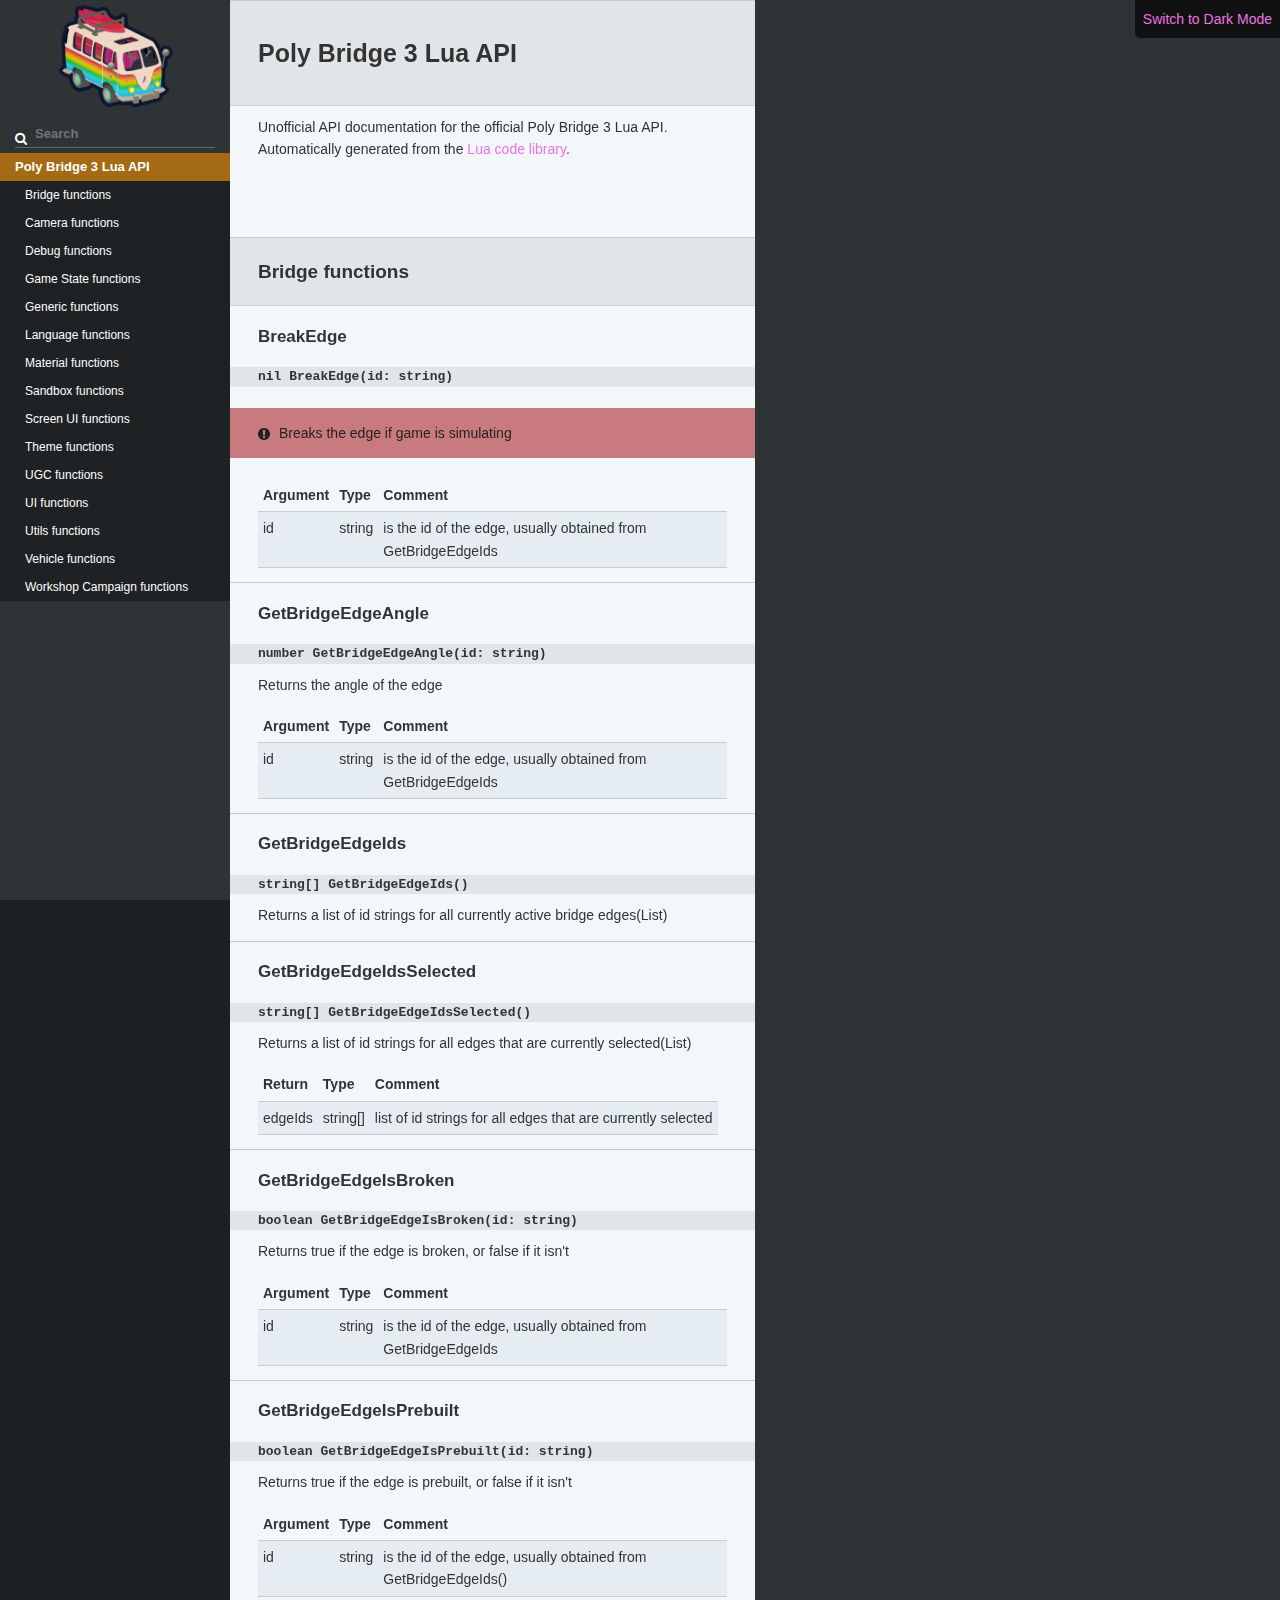
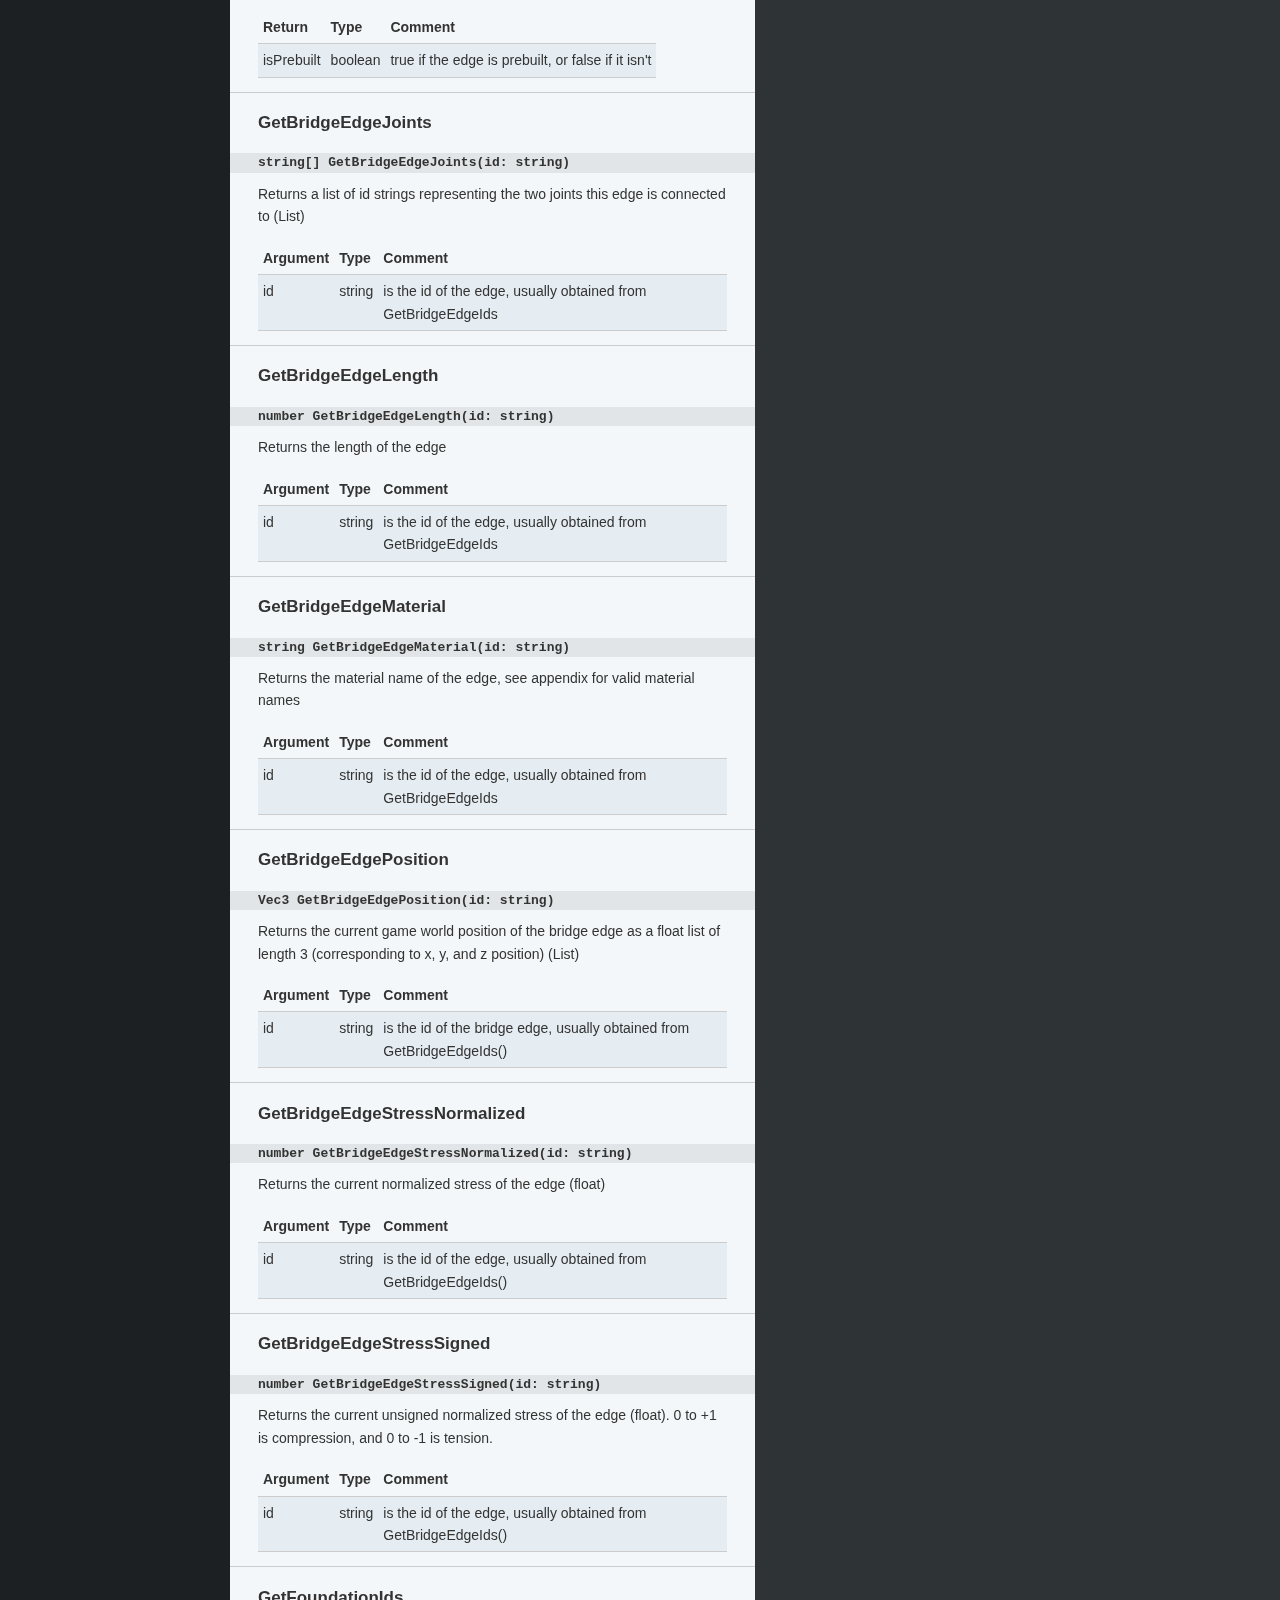
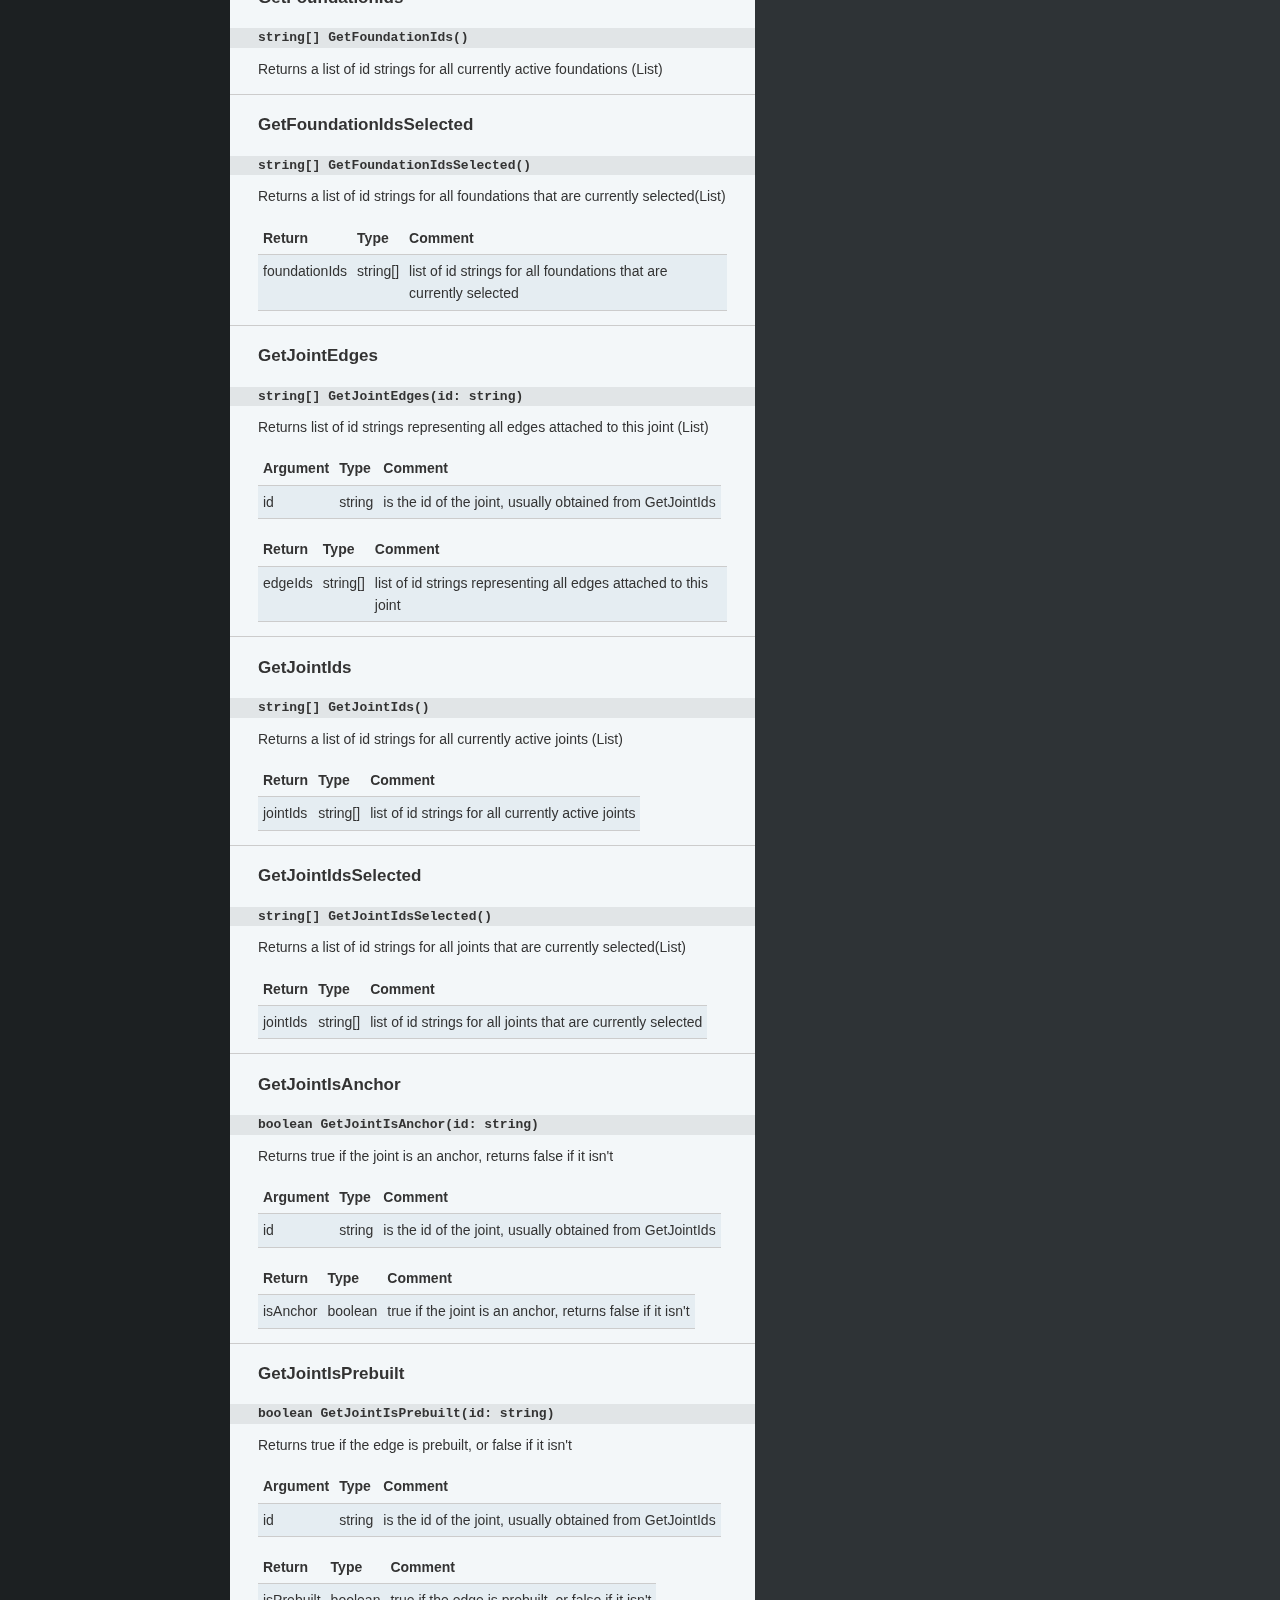
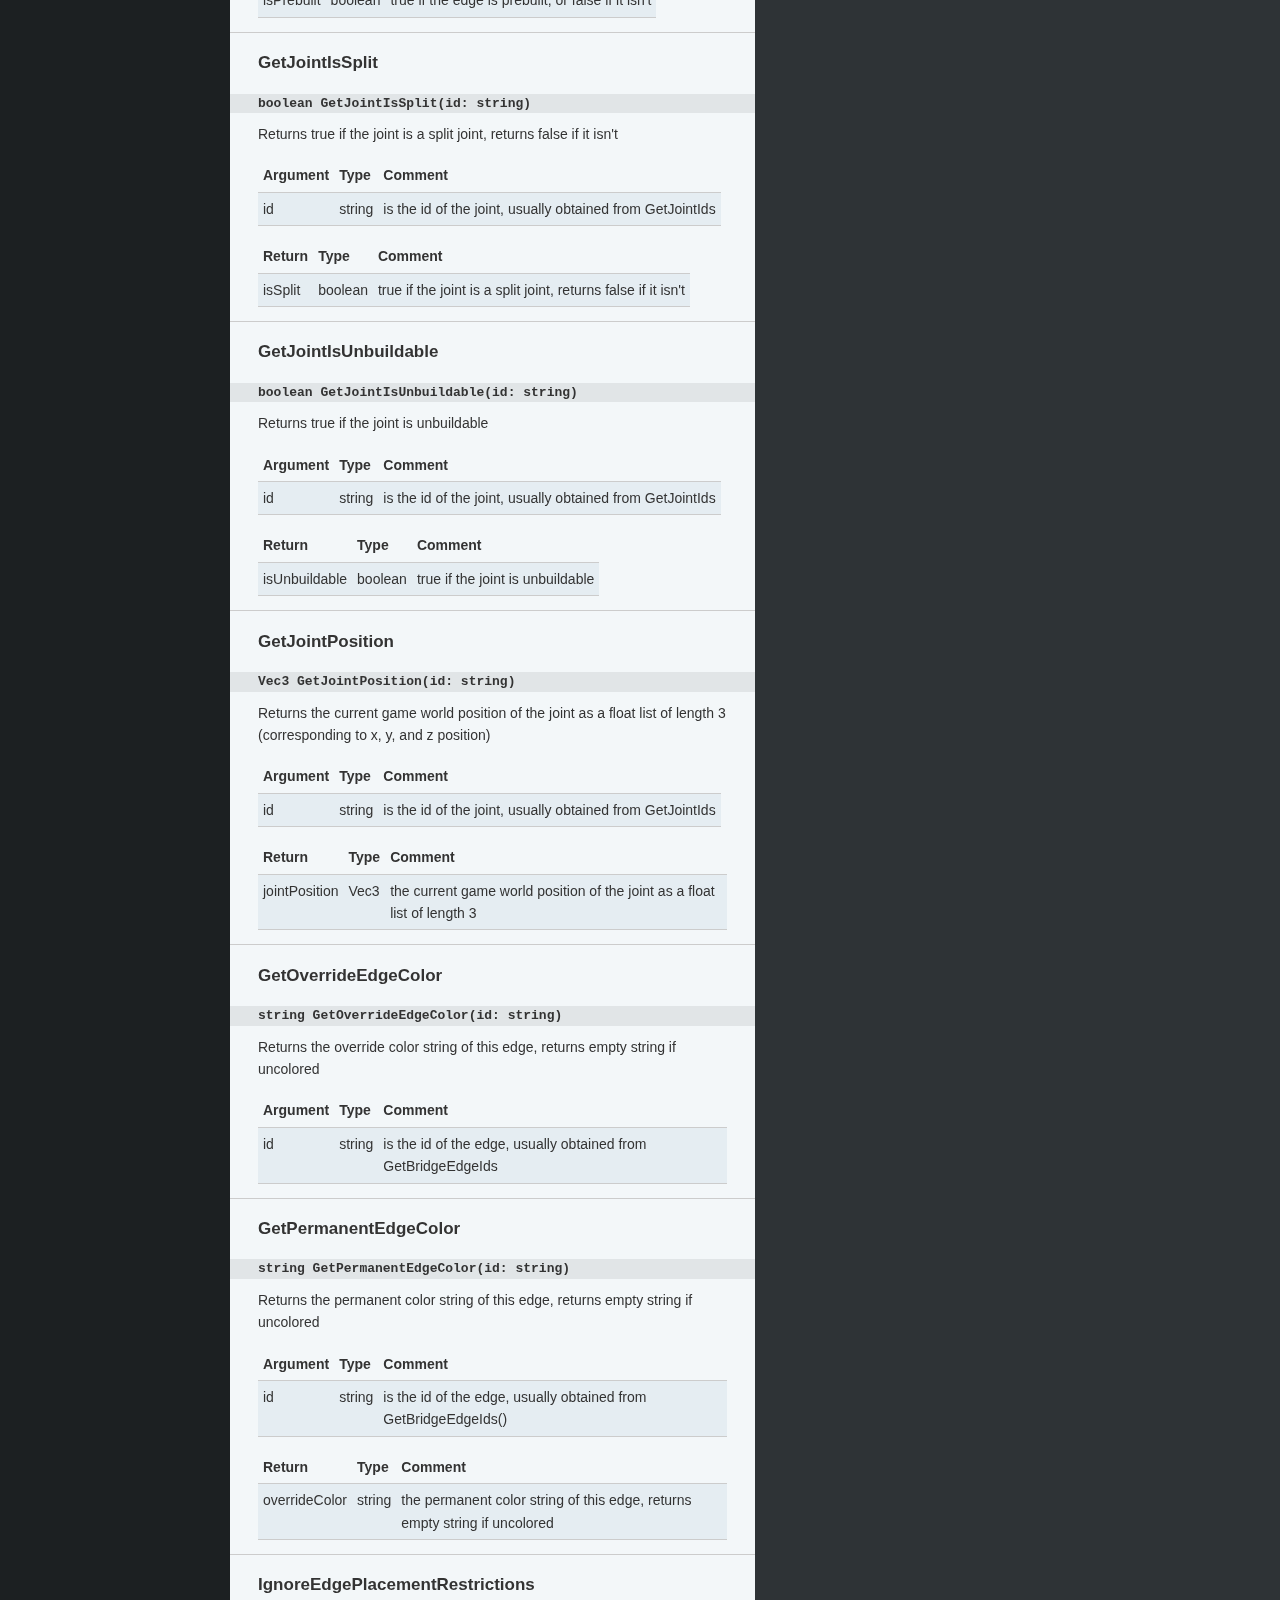
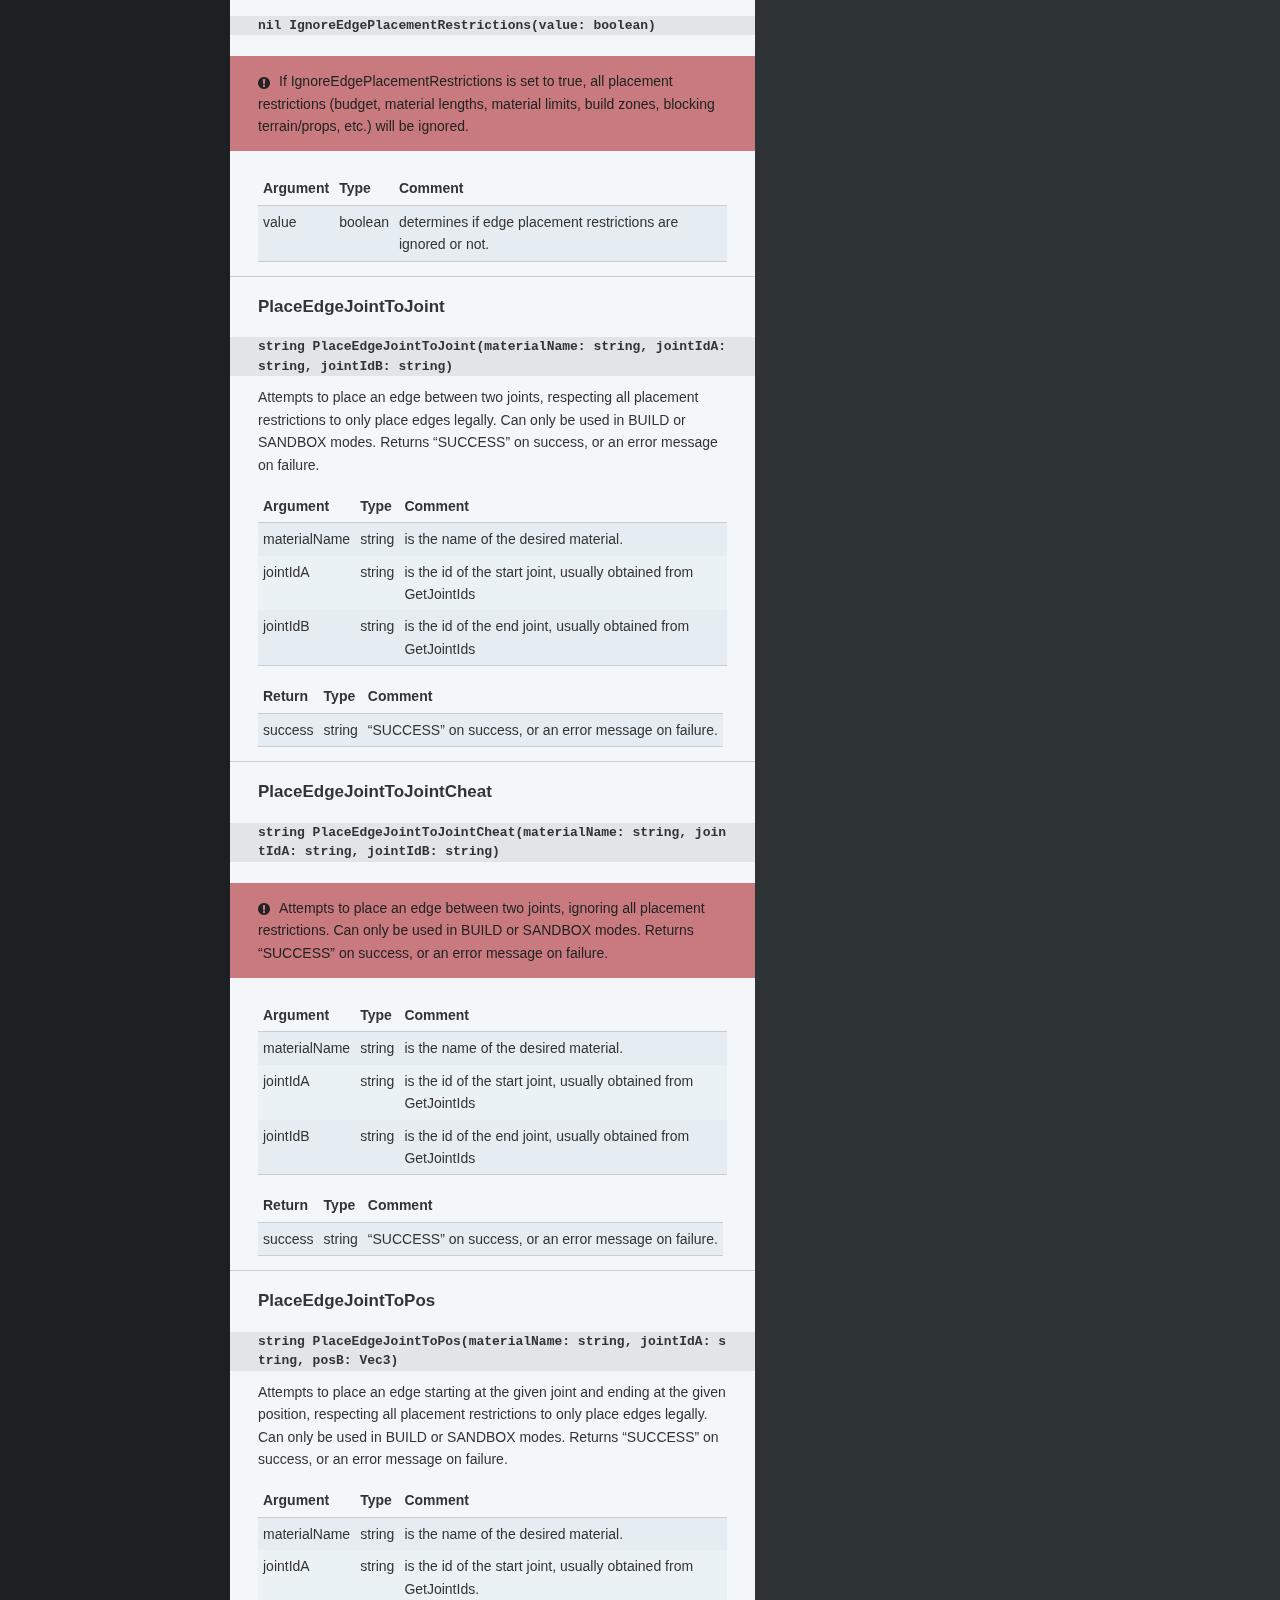
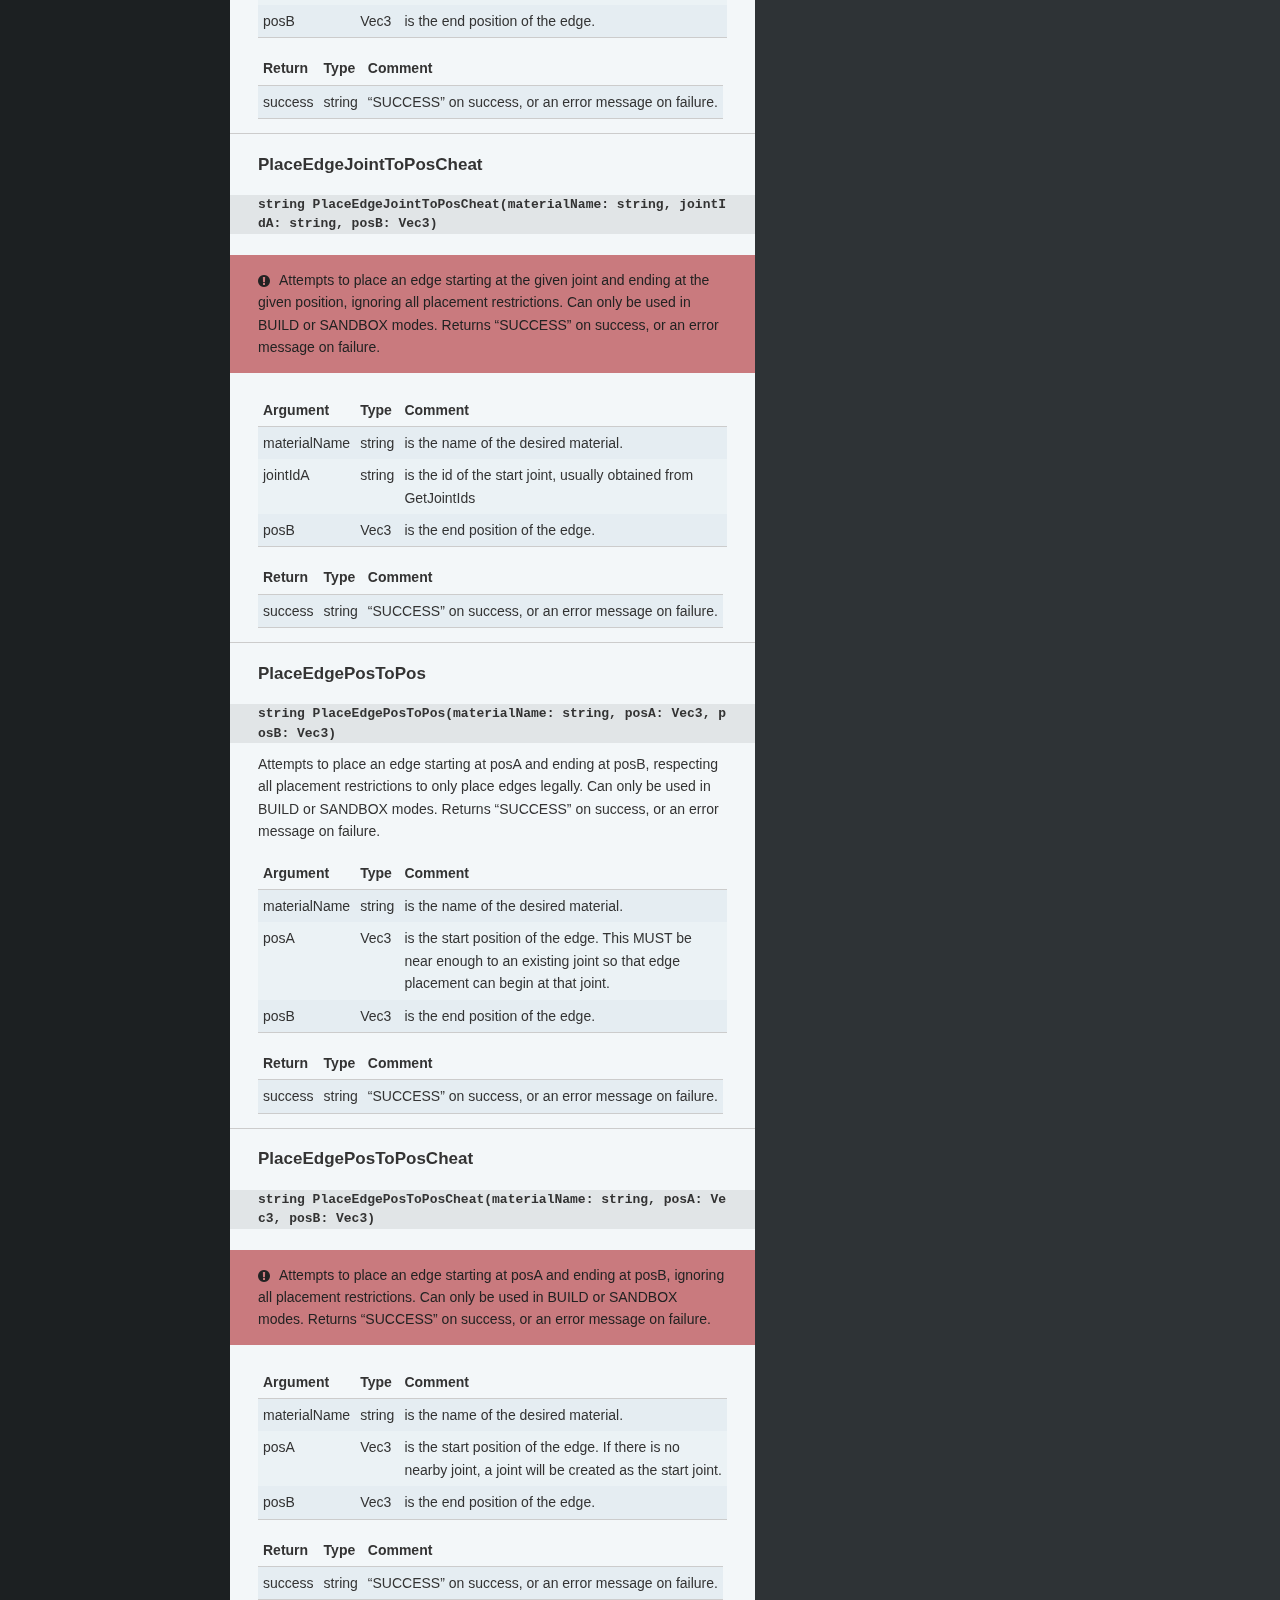
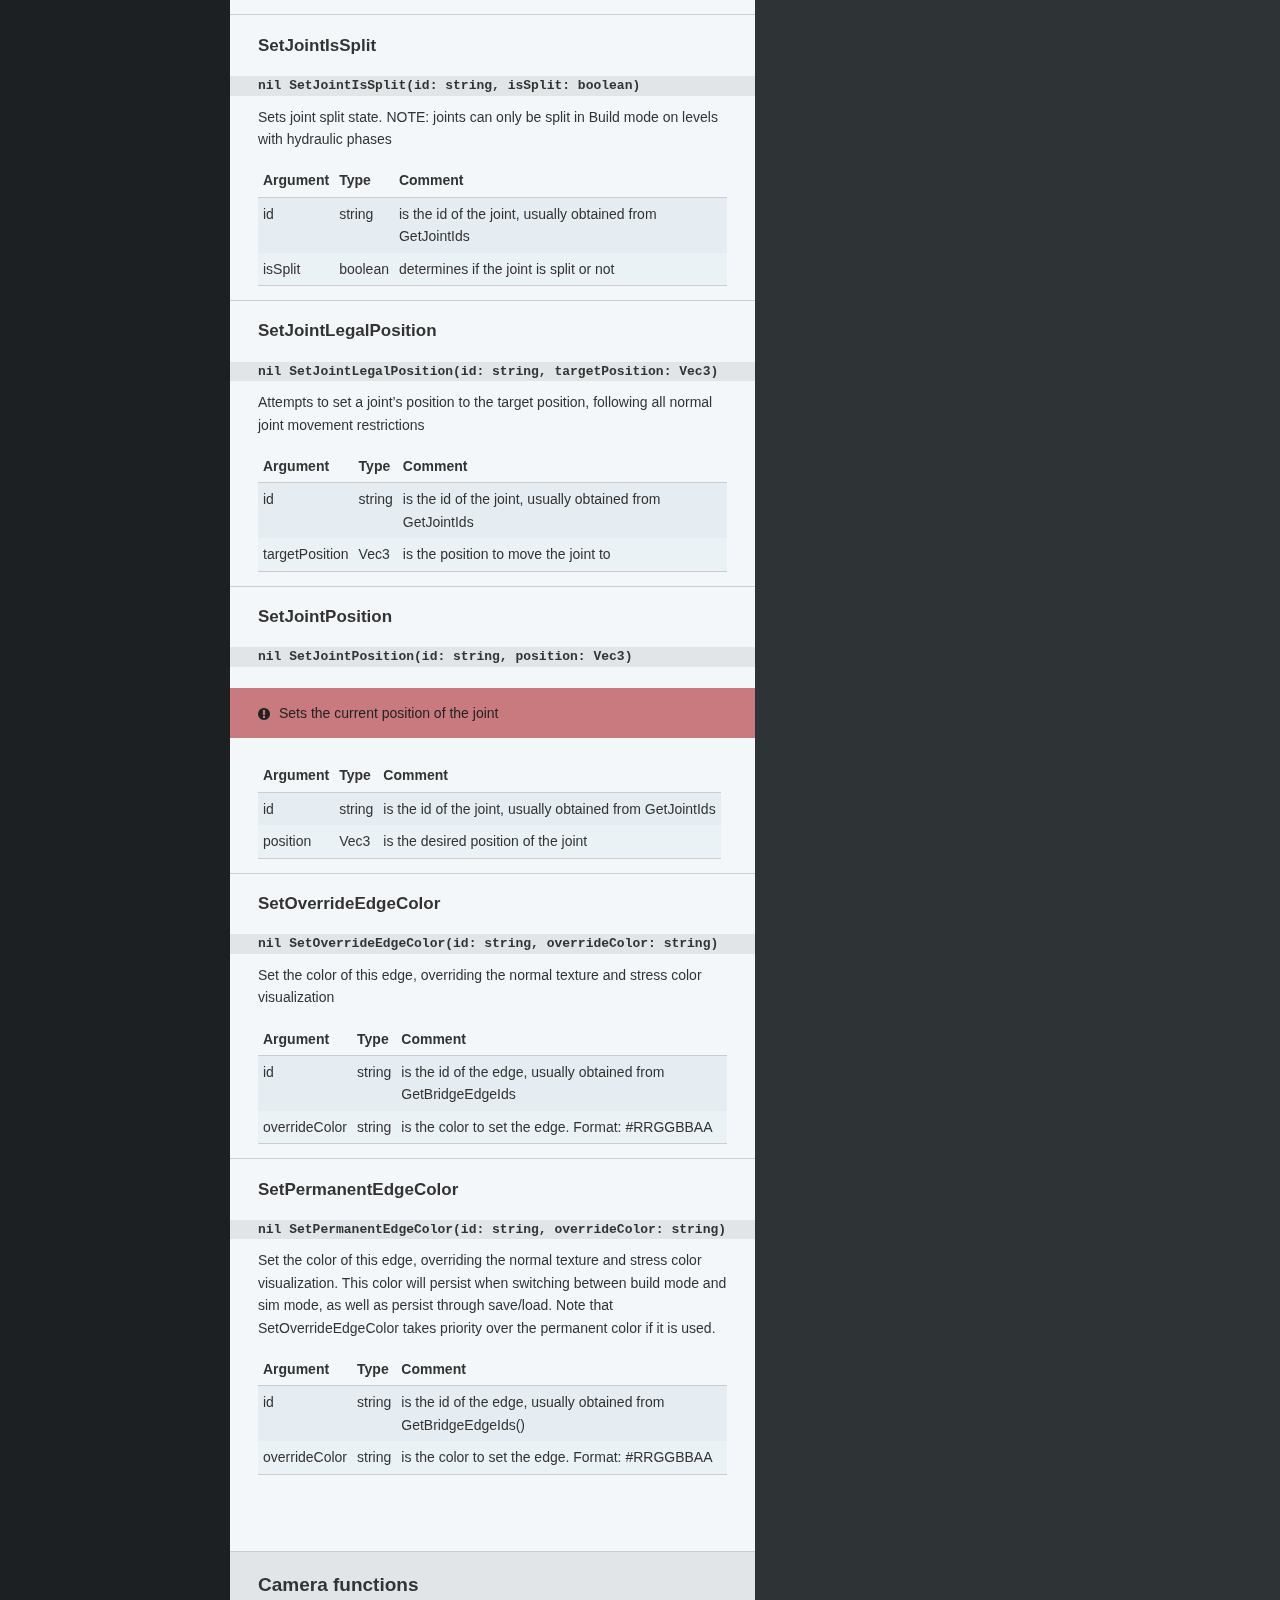
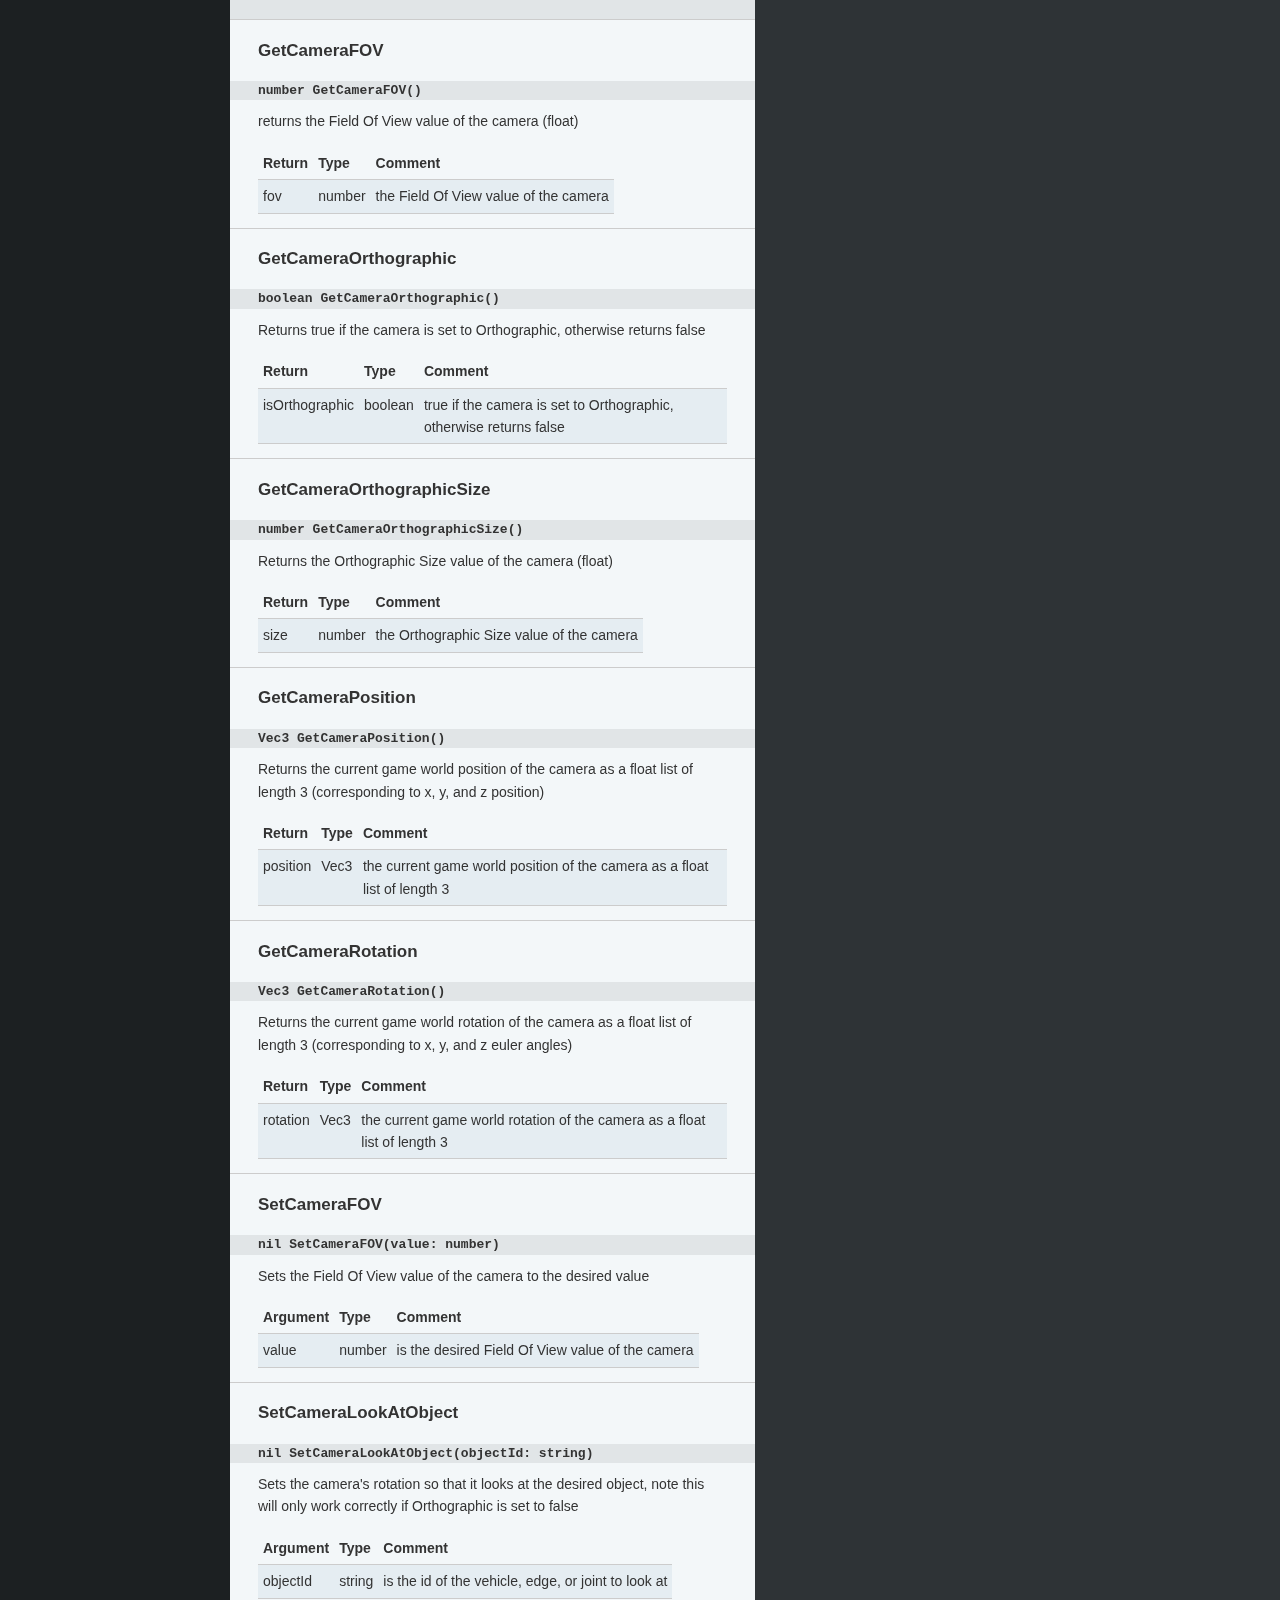
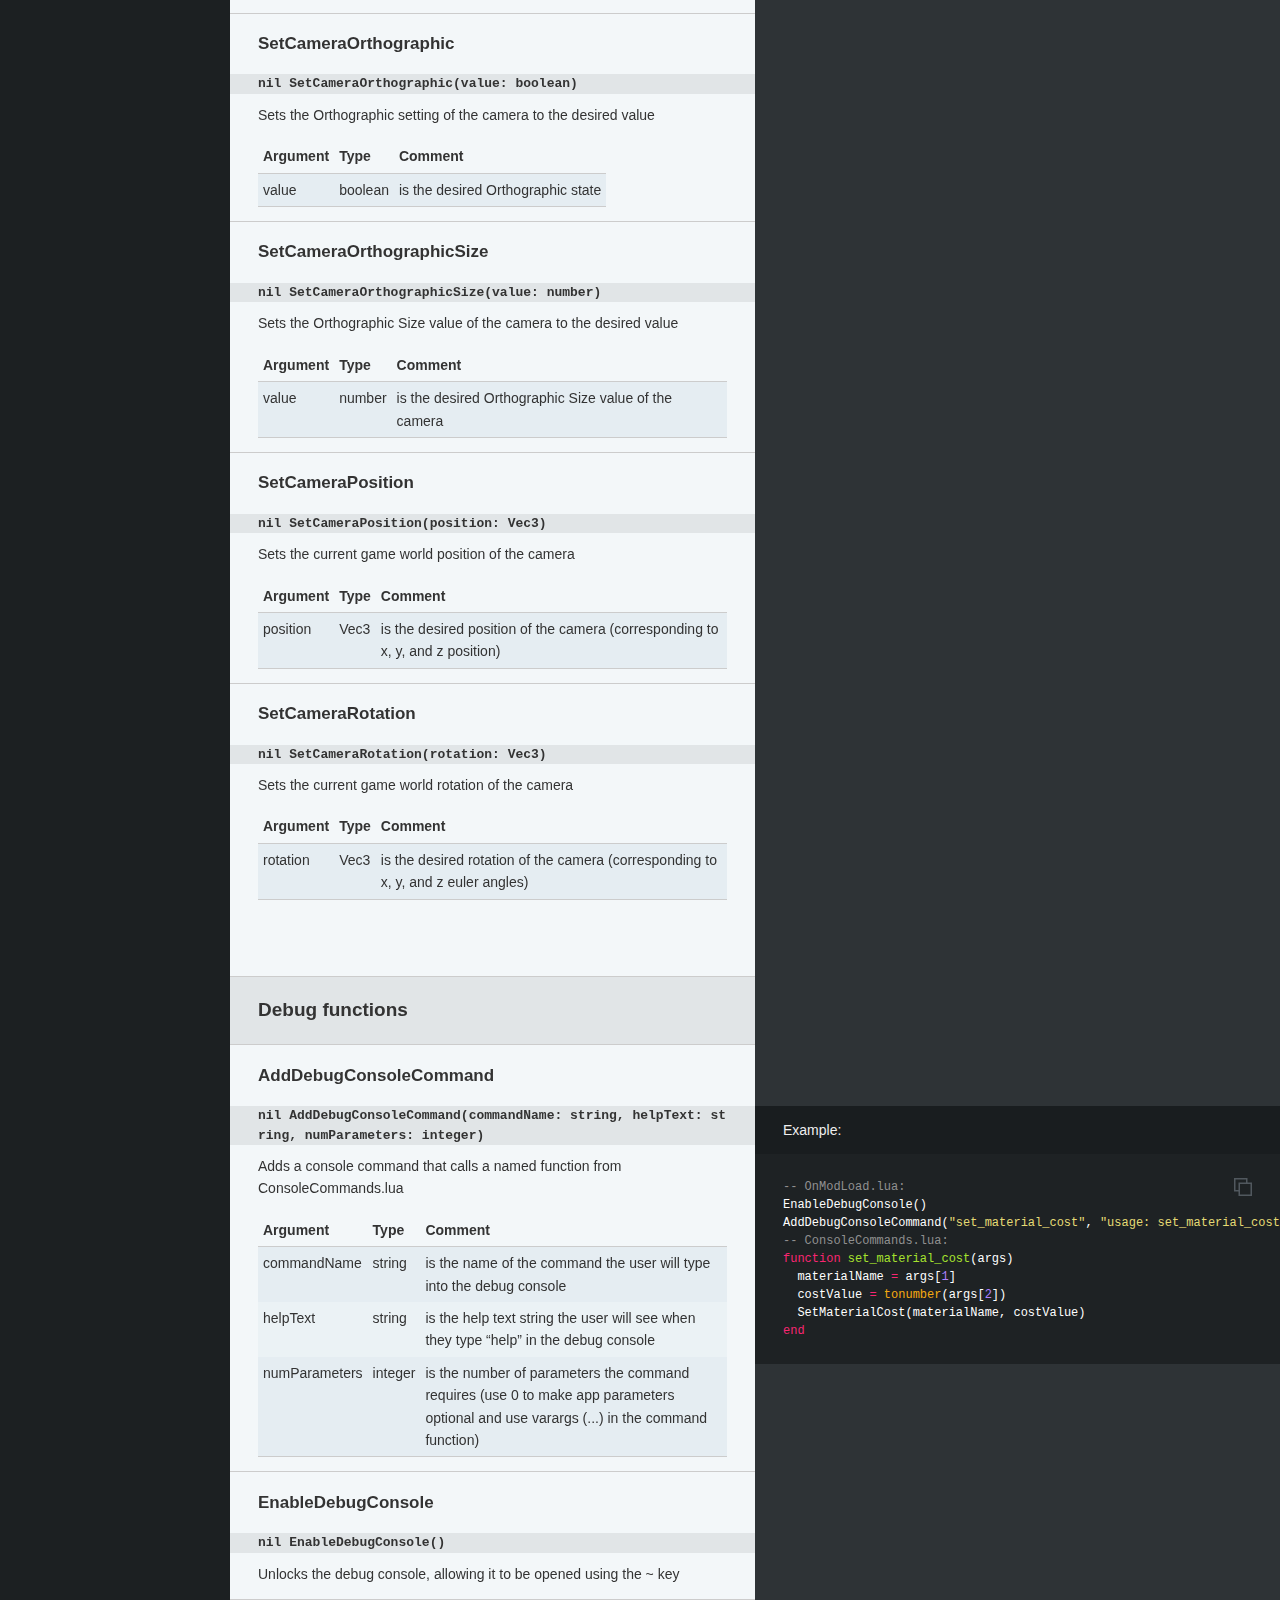
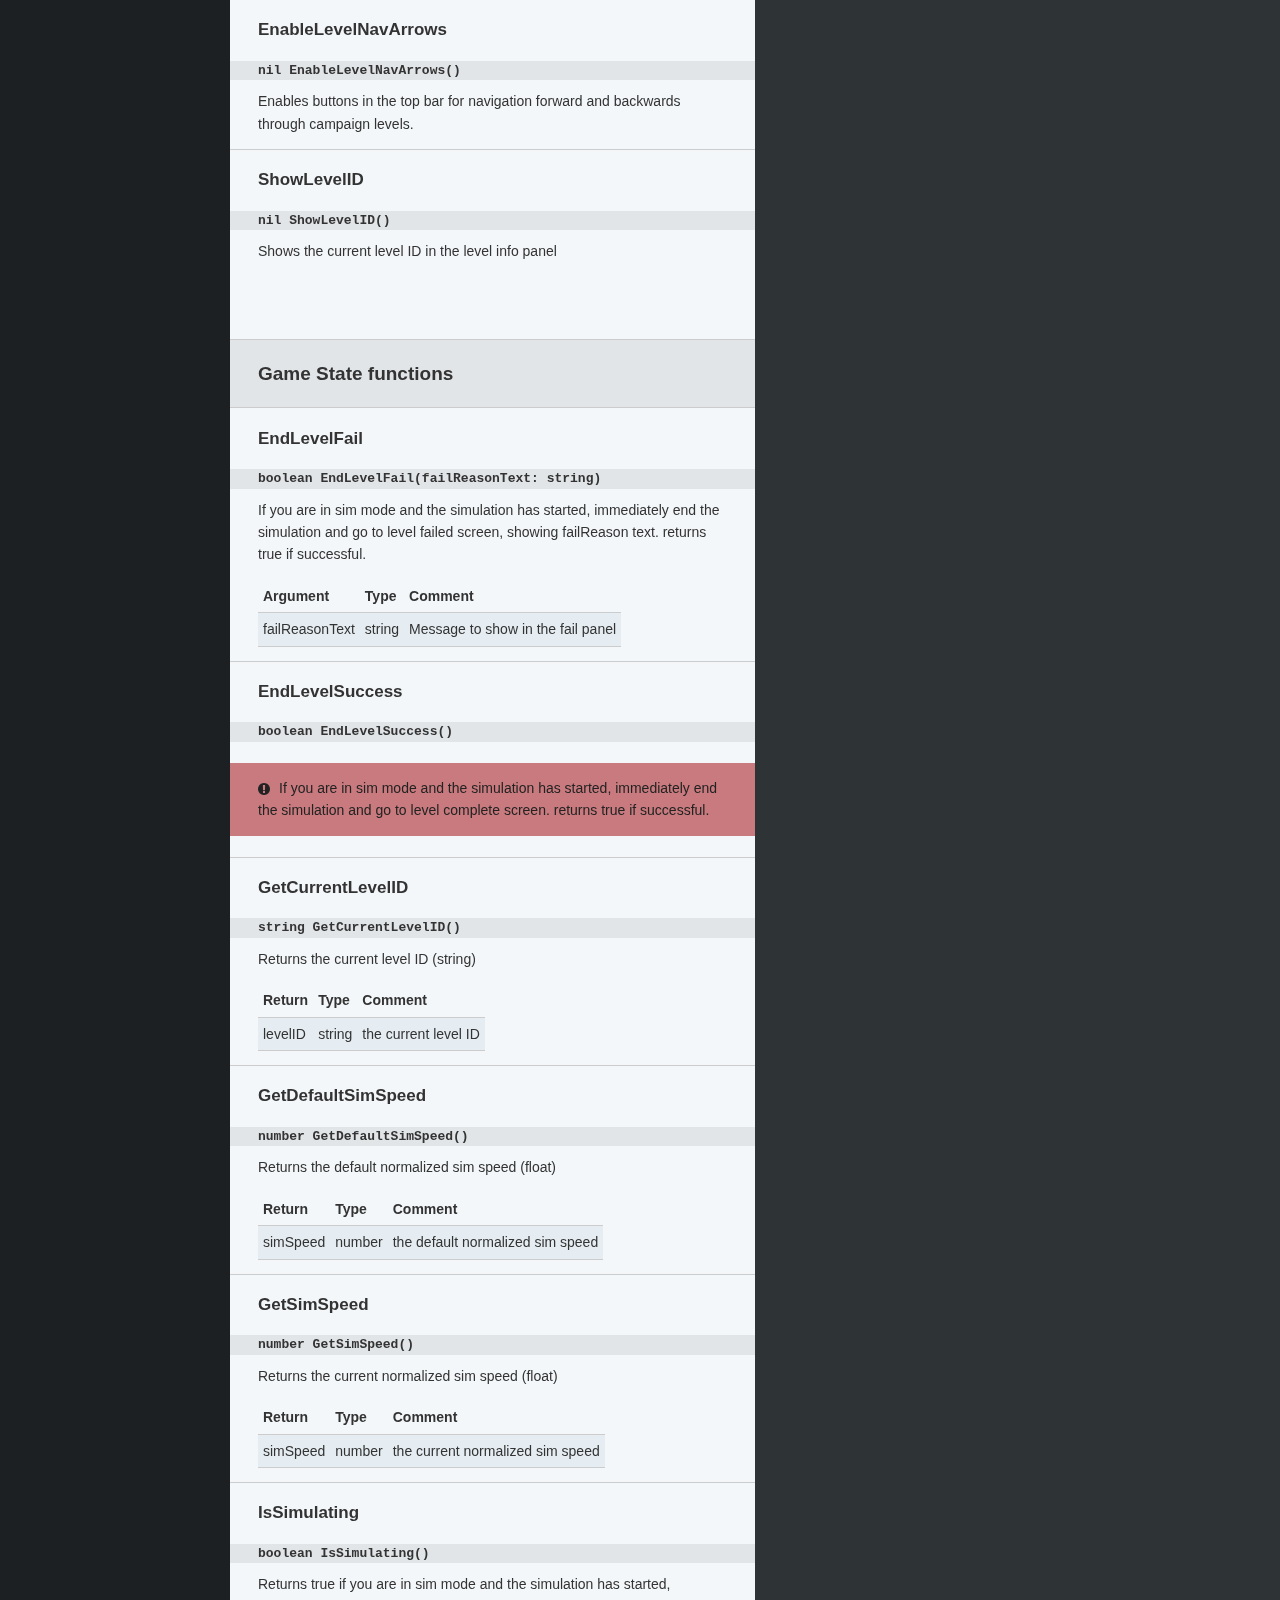
<file: docs/light.html>
<!doctype html>
<html>
  <head>
    <meta charset="utf-8">
    <meta content="IE=edge,chrome=1" http-equiv="X-UA-Compatible">
    <meta name="viewport" content="width=device-width, initial-scale=1, maximum-scale=1">
    <link href="images/favicon.ico" rel="icon" type="image/ico" />
        <meta
            name="description"
            content="Documentation for the official Poly Bridge 3 Lua modding API"
        >
    <title>Poly Bridge 3 Lua API</title>

    <style media="screen">
      .highlight table td { padding: 5px; }
.highlight table pre { margin: 0; }
.highlight .gh {
  color: #999999;
}
.highlight .sr {
  color: #f6aa11;
}
.highlight .go {
  color: #888888;
}
.highlight .gp {
  color: #555555;
}
.highlight .gs {
}
.highlight .gu {
  color: #aaaaaa;
}
.highlight .nb {
  color: #f6aa11;
}
.highlight .cm {
  color: #75715e;
}
.highlight .cp {
  color: #75715e;
}
.highlight .c1 {
  color: #75715e;
}
.highlight .cs {
  color: #75715e;
}
.highlight .c, .highlight .ch, .highlight .cd, .highlight .cpf {
  color: #75715e;
}
.highlight .err {
  color: #960050;
}
.highlight .gr {
  color: #960050;
}
.highlight .gt {
  color: #960050;
}
.highlight .gd {
  color: #49483e;
}
.highlight .gi {
  color: #49483e;
}
.highlight .ge {
  color: #49483e;
}
.highlight .kc {
  color: #66d9ef;
}
.highlight .kd {
  color: #66d9ef;
}
.highlight .kr {
  color: #66d9ef;
}
.highlight .no {
  color: #66d9ef;
}
.highlight .kt {
  color: #66d9ef;
}
.highlight .mf {
  color: #ae81ff;
}
.highlight .mh {
  color: #ae81ff;
}
.highlight .il {
  color: #ae81ff;
}
.highlight .mi {
  color: #ae81ff;
}
.highlight .mo {
  color: #ae81ff;
}
.highlight .m, .highlight .mb, .highlight .mx {
  color: #ae81ff;
}
.highlight .sc {
  color: #ae81ff;
}
.highlight .se {
  color: #ae81ff;
}
.highlight .ss {
  color: #ae81ff;
}
.highlight .sd {
  color: #e6db74;
}
.highlight .s2 {
  color: #e6db74;
}
.highlight .sb {
  color: #e6db74;
}
.highlight .sh {
  color: #e6db74;
}
.highlight .si {
  color: #e6db74;
}
.highlight .sx {
  color: #e6db74;
}
.highlight .s1 {
  color: #e6db74;
}
.highlight .s, .highlight .sa, .highlight .dl {
  color: #e6db74;
}
.highlight .na {
  color: #a6e22e;
}
.highlight .nc {
  color: #a6e22e;
}
.highlight .nd {
  color: #a6e22e;
}
.highlight .ne {
  color: #a6e22e;
}
.highlight .nf, .highlight .fm {
  color: #a6e22e;
}
.highlight .vc {
  color: #ffffff;
}
.highlight .nn {
  color: #ffffff;
}
.highlight .ni {
  color: #ffffff;
}
.highlight .bp {
  color: #ffffff;
}
.highlight .vg {
  color: #ffffff;
}
.highlight .vi {
  color: #ffffff;
}
.highlight .nv, .highlight .vm {
  color: #ffffff;
}
.highlight .w {
  color: #ffffff;
}
.highlight {
  color: #ffffff;
}
.highlight .n, .highlight .py, .highlight .nx {
  color: #ffffff;
}
.highlight .nl {
  color: #f92672;
}
.highlight .ow {
  color: #f92672;
}
.highlight .nt {
  color: #f92672;
}
.highlight .k, .highlight .kv {
  color: #f92672;
}
.highlight .kn {
  color: #f92672;
}
.highlight .kp {
  color: #f92672;
}
.highlight .o {
  color: #f92672;
}
    </style>
    <style media="print">
      * {
        -webkit-transition:none!important;
        transition:none!important;
      }
      .highlight table td { padding: 5px; }
.highlight table pre { margin: 0; }
.highlight, .highlight .w {
  color: #586e75;
}
.highlight .err {
  color: #002b36;
  background-color: #dc322f;
}
.highlight .c, .highlight .ch, .highlight .cd, .highlight .cm, .highlight .cpf, .highlight .c1, .highlight .cs {
  color: #657b83;
}
.highlight .cp {
  color: #b58900;
}
.highlight .nt {
  color: #b58900;
}
.highlight .o, .highlight .ow {
  color: #93a1a1;
}
.highlight .p, .highlight .pi {
  color: #93a1a1;
}
.highlight .gi {
  color: #859900;
}
.highlight .gd {
  color: #dc322f;
}
.highlight .gh {
  color: #268bd2;
  background-color: #002b36;
  font-weight: bold;
}
.highlight .k, .highlight .kn, .highlight .kp, .highlight .kr, .highlight .kv {
  color: #6c71c4;
}
.highlight .kc {
  color: #cb4b16;
}
.highlight .kt {
  color: #cb4b16;
}
.highlight .kd {
  color: #cb4b16;
}
.highlight .s, .highlight .sb, .highlight .sc, .highlight .dl, .highlight .sd, .highlight .s2, .highlight .sh, .highlight .sx, .highlight .s1 {
  color: #859900;
}
.highlight .sa {
  color: #6c71c4;
}
.highlight .sr {
  color: #2aa198;
}
.highlight .si {
  color: #d33682;
}
.highlight .se {
  color: #d33682;
}
.highlight .nn {
  color: #b58900;
}
.highlight .nc {
  color: #b58900;
}
.highlight .no {
  color: #b58900;
}
.highlight .na {
  color: #268bd2;
}
.highlight .m, .highlight .mb, .highlight .mf, .highlight .mh, .highlight .mi, .highlight .il, .highlight .mo, .highlight .mx {
  color: #859900;
}
.highlight .ss {
  color: #859900;
}
    </style>
    <link href="stylesheets/screen-2de8fa68.css" rel="stylesheet" media="screen" />
    <link href="stylesheets/print-384e8ae0.css" rel="stylesheet" media="print" />
      <script src="javascripts/all-1b920087.js"></script>

    <script>
      $(function() { setupCodeCopy(); });
    </script>
  </head>

  <body class="light" data-languages="[]">
    <a href="#" id="nav-button">
      <span>
        NAV
        <img src="images/navbar-cad8cdcb.png" alt="" />
      </span>
    </a>
    <div class="toc-wrapper">
      <img src="images/logo-860250e3.png" class="logo" alt="" />
        <div class="search">
          <input type="text" class="search" id="input-search" placeholder="Search">
        </div>
        <ul class="search-results"></ul>
      <ul id="toc" class="toc-list-h1">
          <li>
            <a href="#Poly-Bridge-3-Lua-API" class="toc-h1 toc-link" data-title="Poly Bridge 3 Lua API">Poly Bridge 3 Lua API</a>
              <ul class="toc-list-h2">
                  <li>
                    <a href="#Bridge-functions" class="toc-h2 toc-link" data-title="Bridge functions">Bridge functions</a>
                      <ul class="toc-list-h3">
                          <li>
                            <a href="#BreakEdge" class="toc-h3 toc-link" data-title="BreakEdge">BreakEdge</a>
                          </li>
                          <li>
                            <a href="#GetBridgeEdgeAngle" class="toc-h3 toc-link" data-title="GetBridgeEdgeAngle">GetBridgeEdgeAngle</a>
                          </li>
                          <li>
                            <a href="#GetBridgeEdgeIds" class="toc-h3 toc-link" data-title="GetBridgeEdgeIds">GetBridgeEdgeIds</a>
                          </li>
                          <li>
                            <a href="#GetBridgeEdgeIdsSelected" class="toc-h3 toc-link" data-title="GetBridgeEdgeIdsSelected">GetBridgeEdgeIdsSelected</a>
                          </li>
                          <li>
                            <a href="#GetBridgeEdgeIsBroken" class="toc-h3 toc-link" data-title="GetBridgeEdgeIsBroken">GetBridgeEdgeIsBroken</a>
                          </li>
                          <li>
                            <a href="#GetBridgeEdgeIsPrebuilt" class="toc-h3 toc-link" data-title="GetBridgeEdgeIsPrebuilt">GetBridgeEdgeIsPrebuilt</a>
                          </li>
                          <li>
                            <a href="#GetBridgeEdgeJoints" class="toc-h3 toc-link" data-title="GetBridgeEdgeJoints">GetBridgeEdgeJoints</a>
                          </li>
                          <li>
                            <a href="#GetBridgeEdgeLength" class="toc-h3 toc-link" data-title="GetBridgeEdgeLength">GetBridgeEdgeLength</a>
                          </li>
                          <li>
                            <a href="#GetBridgeEdgeMaterial" class="toc-h3 toc-link" data-title="GetBridgeEdgeMaterial">GetBridgeEdgeMaterial</a>
                          </li>
                          <li>
                            <a href="#GetBridgeEdgePosition" class="toc-h3 toc-link" data-title="GetBridgeEdgePosition">GetBridgeEdgePosition</a>
                          </li>
                          <li>
                            <a href="#GetBridgeEdgeStressNormalized" class="toc-h3 toc-link" data-title="GetBridgeEdgeStressNormalized">GetBridgeEdgeStressNormalized</a>
                          </li>
                          <li>
                            <a href="#GetBridgeEdgeStressSigned" class="toc-h3 toc-link" data-title="GetBridgeEdgeStressSigned">GetBridgeEdgeStressSigned</a>
                          </li>
                          <li>
                            <a href="#GetFoundationIds" class="toc-h3 toc-link" data-title="GetFoundationIds">GetFoundationIds</a>
                          </li>
                          <li>
                            <a href="#GetFoundationIdsSelected" class="toc-h3 toc-link" data-title="GetFoundationIdsSelected">GetFoundationIdsSelected</a>
                          </li>
                          <li>
                            <a href="#GetJointEdges" class="toc-h3 toc-link" data-title="GetJointEdges">GetJointEdges</a>
                          </li>
                          <li>
                            <a href="#GetJointIds" class="toc-h3 toc-link" data-title="GetJointIds">GetJointIds</a>
                          </li>
                          <li>
                            <a href="#GetJointIdsSelected" class="toc-h3 toc-link" data-title="GetJointIdsSelected">GetJointIdsSelected</a>
                          </li>
                          <li>
                            <a href="#GetJointIsAnchor" class="toc-h3 toc-link" data-title="GetJointIsAnchor">GetJointIsAnchor</a>
                          </li>
                          <li>
                            <a href="#GetJointIsPrebuilt" class="toc-h3 toc-link" data-title="GetJointIsPrebuilt">GetJointIsPrebuilt</a>
                          </li>
                          <li>
                            <a href="#GetJointIsSplit" class="toc-h3 toc-link" data-title="GetJointIsSplit">GetJointIsSplit</a>
                          </li>
                          <li>
                            <a href="#GetJointIsUnbuildable" class="toc-h3 toc-link" data-title="GetJointIsUnbuildable">GetJointIsUnbuildable</a>
                          </li>
                          <li>
                            <a href="#GetJointPosition" class="toc-h3 toc-link" data-title="GetJointPosition">GetJointPosition</a>
                          </li>
                          <li>
                            <a href="#GetOverrideEdgeColor" class="toc-h3 toc-link" data-title="GetOverrideEdgeColor">GetOverrideEdgeColor</a>
                          </li>
                          <li>
                            <a href="#GetPermanentEdgeColor" class="toc-h3 toc-link" data-title="GetPermanentEdgeColor">GetPermanentEdgeColor</a>
                          </li>
                          <li>
                            <a href="#IgnoreEdgePlacementRestrictions" class="toc-h3 toc-link" data-title="IgnoreEdgePlacementRestrictions">IgnoreEdgePlacementRestrictions</a>
                          </li>
                          <li>
                            <a href="#PlaceEdgeJointToJoint" class="toc-h3 toc-link" data-title="PlaceEdgeJointToJoint">PlaceEdgeJointToJoint</a>
                          </li>
                          <li>
                            <a href="#PlaceEdgeJointToJointCheat" class="toc-h3 toc-link" data-title="PlaceEdgeJointToJointCheat">PlaceEdgeJointToJointCheat</a>
                          </li>
                          <li>
                            <a href="#PlaceEdgeJointToPos" class="toc-h3 toc-link" data-title="PlaceEdgeJointToPos">PlaceEdgeJointToPos</a>
                          </li>
                          <li>
                            <a href="#PlaceEdgeJointToPosCheat" class="toc-h3 toc-link" data-title="PlaceEdgeJointToPosCheat">PlaceEdgeJointToPosCheat</a>
                          </li>
                          <li>
                            <a href="#PlaceEdgePosToPos" class="toc-h3 toc-link" data-title="PlaceEdgePosToPos">PlaceEdgePosToPos</a>
                          </li>
                          <li>
                            <a href="#PlaceEdgePosToPosCheat" class="toc-h3 toc-link" data-title="PlaceEdgePosToPosCheat">PlaceEdgePosToPosCheat</a>
                          </li>
                          <li>
                            <a href="#SetJointIsSplit" class="toc-h3 toc-link" data-title="SetJointIsSplit">SetJointIsSplit</a>
                          </li>
                          <li>
                            <a href="#SetJointLegalPosition" class="toc-h3 toc-link" data-title="SetJointLegalPosition">SetJointLegalPosition</a>
                          </li>
                          <li>
                            <a href="#SetJointPosition" class="toc-h3 toc-link" data-title="SetJointPosition">SetJointPosition</a>
                          </li>
                          <li>
                            <a href="#SetOverrideEdgeColor" class="toc-h3 toc-link" data-title="SetOverrideEdgeColor">SetOverrideEdgeColor</a>
                          </li>
                          <li>
                            <a href="#SetPermanentEdgeColor" class="toc-h3 toc-link" data-title="SetPermanentEdgeColor">SetPermanentEdgeColor</a>
                          </li>
                      </ul>
                  </li>
                  <li>
                    <a href="#Camera-functions" class="toc-h2 toc-link" data-title="Camera functions">Camera functions</a>
                      <ul class="toc-list-h3">
                          <li>
                            <a href="#GetCameraFOV" class="toc-h3 toc-link" data-title="GetCameraFOV">GetCameraFOV</a>
                          </li>
                          <li>
                            <a href="#GetCameraOrthographic" class="toc-h3 toc-link" data-title="GetCameraOrthographic">GetCameraOrthographic</a>
                          </li>
                          <li>
                            <a href="#GetCameraOrthographicSize" class="toc-h3 toc-link" data-title="GetCameraOrthographicSize">GetCameraOrthographicSize</a>
                          </li>
                          <li>
                            <a href="#GetCameraPosition" class="toc-h3 toc-link" data-title="GetCameraPosition">GetCameraPosition</a>
                          </li>
                          <li>
                            <a href="#GetCameraRotation" class="toc-h3 toc-link" data-title="GetCameraRotation">GetCameraRotation</a>
                          </li>
                          <li>
                            <a href="#SetCameraFOV" class="toc-h3 toc-link" data-title="SetCameraFOV">SetCameraFOV</a>
                          </li>
                          <li>
                            <a href="#SetCameraLookAtObject" class="toc-h3 toc-link" data-title="SetCameraLookAtObject">SetCameraLookAtObject</a>
                          </li>
                          <li>
                            <a href="#SetCameraOrthographic" class="toc-h3 toc-link" data-title="SetCameraOrthographic">SetCameraOrthographic</a>
                          </li>
                          <li>
                            <a href="#SetCameraOrthographicSize" class="toc-h3 toc-link" data-title="SetCameraOrthographicSize">SetCameraOrthographicSize</a>
                          </li>
                          <li>
                            <a href="#SetCameraPosition" class="toc-h3 toc-link" data-title="SetCameraPosition">SetCameraPosition</a>
                          </li>
                          <li>
                            <a href="#SetCameraRotation" class="toc-h3 toc-link" data-title="SetCameraRotation">SetCameraRotation</a>
                          </li>
                      </ul>
                  </li>
                  <li>
                    <a href="#Debug-functions" class="toc-h2 toc-link" data-title="Debug functions">Debug functions</a>
                      <ul class="toc-list-h3">
                          <li>
                            <a href="#AddDebugConsoleCommand" class="toc-h3 toc-link" data-title="AddDebugConsoleCommand">AddDebugConsoleCommand</a>
                          </li>
                          <li>
                            <a href="#EnableDebugConsole" class="toc-h3 toc-link" data-title="EnableDebugConsole">EnableDebugConsole</a>
                          </li>
                          <li>
                            <a href="#EnableLevelNavArrows" class="toc-h3 toc-link" data-title="EnableLevelNavArrows">EnableLevelNavArrows</a>
                          </li>
                          <li>
                            <a href="#ShowLevelID" class="toc-h3 toc-link" data-title="ShowLevelID">ShowLevelID</a>
                          </li>
                      </ul>
                  </li>
                  <li>
                    <a href="#Game-State-functions" class="toc-h2 toc-link" data-title="Game State functions">Game State functions</a>
                      <ul class="toc-list-h3">
                          <li>
                            <a href="#EndLevelFail" class="toc-h3 toc-link" data-title="EndLevelFail">EndLevelFail</a>
                          </li>
                          <li>
                            <a href="#EndLevelSuccess" class="toc-h3 toc-link" data-title="EndLevelSuccess">EndLevelSuccess</a>
                          </li>
                          <li>
                            <a href="#GetCurrentLevelID" class="toc-h3 toc-link" data-title="GetCurrentLevelID">GetCurrentLevelID</a>
                          </li>
                          <li>
                            <a href="#GetDefaultSimSpeed" class="toc-h3 toc-link" data-title="GetDefaultSimSpeed">GetDefaultSimSpeed</a>
                          </li>
                          <li>
                            <a href="#GetSimSpeed" class="toc-h3 toc-link" data-title="GetSimSpeed">GetSimSpeed</a>
                          </li>
                          <li>
                            <a href="#IsSimulating" class="toc-h3 toc-link" data-title="IsSimulating">IsSimulating</a>
                          </li>
                          <li>
                            <a href="#IsSimulatingWithoutPassOrFail" class="toc-h3 toc-link" data-title="IsSimulatingWithoutPassOrFail">IsSimulatingWithoutPassOrFail</a>
                          </li>
                          <li>
                            <a href="#SetSimSpeed" class="toc-h3 toc-link" data-title="SetSimSpeed">SetSimSpeed</a>
                          </li>
                          <li>
                            <a href="#SimulationEnd" class="toc-h3 toc-link" data-title="SimulationEnd">SimulationEnd</a>
                          </li>
                          <li>
                            <a href="#SimulationPause" class="toc-h3 toc-link" data-title="SimulationPause">SimulationPause</a>
                          </li>
                          <li>
                            <a href="#SimulationStart" class="toc-h3 toc-link" data-title="SimulationStart">SimulationStart</a>
                          </li>
                          <li>
                            <a href="#SimulationTogglePause" class="toc-h3 toc-link" data-title="SimulationTogglePause">SimulationTogglePause</a>
                          </li>
                          <li>
                            <a href="#SimulationUnpause" class="toc-h3 toc-link" data-title="SimulationUnpause">SimulationUnpause</a>
                          </li>
                      </ul>
                  </li>
                  <li>
                    <a href="#Generic-functions" class="toc-h2 toc-link" data-title="Generic functions">Generic functions</a>
                      <ul class="toc-list-h3">
                          <li>
                            <a href="#GetVehiclePhysicsVelocity" class="toc-h3 toc-link" data-title="GetVehiclePhysicsVelocity">GetVehiclePhysicsVelocity</a>
                          </li>
                          <li>
                            <a href="#OpenLevel" class="toc-h3 toc-link" data-title="OpenLevel">OpenLevel</a>
                          </li>
                          <li>
                            <a href="#OpenWorkshopLevel" class="toc-h3 toc-link" data-title="OpenWorkshopLevel">OpenWorkshopLevel</a>
                          </li>
                          <li>
                            <a href="#SetRoadEdgeTint" class="toc-h3 toc-link" data-title="SetRoadEdgeTint">SetRoadEdgeTint</a>
                          </li>
                          <li>
                            <a href="#SetVehiclePhysicsVelocity" class="toc-h3 toc-link" data-title="SetVehiclePhysicsVelocity">SetVehiclePhysicsVelocity</a>
                          </li>
                          <li>
                            <a href="#SetVehiclePosition" class="toc-h3 toc-link" data-title="SetVehiclePosition">SetVehiclePosition</a>
                          </li>
                          <li>
                            <a href="#SetVehicleRotation" class="toc-h3 toc-link" data-title="SetVehicleRotation">SetVehicleRotation</a>
                          </li>
                          <li>
                            <a href="#SetVehicleSpeed" class="toc-h3 toc-link" data-title="SetVehicleSpeed">SetVehicleSpeed</a>
                          </li>
                      </ul>
                  </li>
                  <li>
                    <a href="#Language-functions" class="toc-h2 toc-link" data-title="Language functions">Language functions</a>
                      <ul class="toc-list-h3">
                          <li>
                            <a href="#AddLanguageCSV" class="toc-h3 toc-link" data-title="AddLanguageCSV">AddLanguageCSV</a>
                          </li>
                      </ul>
                  </li>
                  <li>
                    <a href="#Material-functions" class="toc-h2 toc-link" data-title="Material functions">Material functions</a>
                      <ul class="toc-list-h3">
                          <li>
                            <a href="#GetHydraulicsBaseTint" class="toc-h3 toc-link" data-title="GetHydraulicsBaseTint">GetHydraulicsBaseTint</a>
                          </li>
                          <li>
                            <a href="#GetMaterialCost" class="toc-h3 toc-link" data-title="GetMaterialCost">GetMaterialCost</a>
                          </li>
                          <li>
                            <a href="#GetMaterialMaxLength" class="toc-h3 toc-link" data-title="GetMaterialMaxLength">GetMaterialMaxLength</a>
                          </li>
                          <li>
                            <a href="#GetMaterialStrength" class="toc-h3 toc-link" data-title="GetMaterialStrength">GetMaterialStrength</a>
                          </li>
                          <li>
                            <a href="#GetMaterialTint" class="toc-h3 toc-link" data-title="GetMaterialTint">GetMaterialTint</a>
                          </li>
                          <li>
                            <a href="#GetRoadEdgeTint" class="toc-h3 toc-link" data-title="GetRoadEdgeTint">GetRoadEdgeTint</a>
                          </li>
                          <li>
                            <a href="#SetHydraulicsBaseTint" class="toc-h3 toc-link" data-title="SetHydraulicsBaseTint">SetHydraulicsBaseTint</a>
                          </li>
                          <li>
                            <a href="#SetMaterialCost" class="toc-h3 toc-link" data-title="SetMaterialCost">SetMaterialCost</a>
                          </li>
                          <li>
                            <a href="#SetMaterialMaxLength" class="toc-h3 toc-link" data-title="SetMaterialMaxLength">SetMaterialMaxLength</a>
                          </li>
                          <li>
                            <a href="#SetMaterialStrength" class="toc-h3 toc-link" data-title="SetMaterialStrength">SetMaterialStrength</a>
                          </li>
                          <li>
                            <a href="#SetMaterialTint" class="toc-h3 toc-link" data-title="SetMaterialTint">SetMaterialTint</a>
                          </li>
                      </ul>
                  </li>
                  <li>
                    <a href="#Sandbox-functions" class="toc-h2 toc-link" data-title="Sandbox functions">Sandbox functions</a>
                      <ul class="toc-list-h3">
                          <li>
                            <a href="#AddCustomShape" class="toc-h3 toc-link" data-title="AddCustomShape">AddCustomShape</a>
                          </li>
                          <li>
                            <a href="#AddCustomShapeTexture" class="toc-h3 toc-link" data-title="AddCustomShapeTexture">AddCustomShapeTexture</a>
                          </li>
                          <li>
                            <a href="#DisableRandomVehicleSpawn" class="toc-h3 toc-link" data-title="DisableRandomVehicleSpawn">DisableRandomVehicleSpawn</a>
                          </li>
                      </ul>
                  </li>
                  <li>
                    <a href="#Screen-UI-functions" class="toc-h2 toc-link" data-title="Screen UI functions">Screen UI functions</a>
                      <ul class="toc-list-h3">
                          <li>
                            <a href="#CreateButtonObject" class="toc-h3 toc-link" data-title="CreateButtonObject">CreateButtonObject</a>
                          </li>
                          <li>
                            <a href="#CreateSpriteObject" class="toc-h3 toc-link" data-title="CreateSpriteObject">CreateSpriteObject</a>
                          </li>
                          <li>
                            <a href="#CreateTextObject" class="toc-h3 toc-link" data-title="CreateTextObject">CreateTextObject</a>
                          </li>
                          <li>
                            <a href="#DestroyButtonObject" class="toc-h3 toc-link" data-title="DestroyButtonObject">DestroyButtonObject</a>
                          </li>
                          <li>
                            <a href="#DestroySpriteObject" class="toc-h3 toc-link" data-title="DestroySpriteObject">DestroySpriteObject</a>
                          </li>
                          <li>
                            <a href="#DestroyTextObject" class="toc-h3 toc-link" data-title="DestroyTextObject">DestroyTextObject</a>
                          </li>
                          <li>
                            <a href="#UpdateButtonAddHoverScale" class="toc-h3 toc-link" data-title="UpdateButtonAddHoverScale">UpdateButtonAddHoverScale</a>
                          </li>
                          <li>
                            <a href="#UpdateButtonCallback" class="toc-h3 toc-link" data-title="UpdateButtonCallback">UpdateButtonCallback</a>
                          </li>
                          <li>
                            <a href="#UpdateButtonColor" class="toc-h3 toc-link" data-title="UpdateButtonColor">UpdateButtonColor</a>
                          </li>
                          <li>
                            <a href="#UpdateButtonImage" class="toc-h3 toc-link" data-title="UpdateButtonImage">UpdateButtonImage</a>
                          </li>
                          <li>
                            <a href="#UpdateButtonPivot" class="toc-h3 toc-link" data-title="UpdateButtonPivot">UpdateButtonPivot</a>
                          </li>
                          <li>
                            <a href="#UpdateButtonScreenPos" class="toc-h3 toc-link" data-title="UpdateButtonScreenPos">UpdateButtonScreenPos</a>
                          </li>
                          <li>
                            <a href="#UpdateButtonSetInteractable" class="toc-h3 toc-link" data-title="UpdateButtonSetInteractable">UpdateButtonSetInteractable</a>
                          </li>
                          <li>
                            <a href="#UpdateButtonSetOutlineActive" class="toc-h3 toc-link" data-title="UpdateButtonSetOutlineActive">UpdateButtonSetOutlineActive</a>
                          </li>
                          <li>
                            <a href="#UpdateButtonText" class="toc-h3 toc-link" data-title="UpdateButtonText">UpdateButtonText</a>
                          </li>
                          <li>
                            <a href="#UpdateButtonTextColor" class="toc-h3 toc-link" data-title="UpdateButtonTextColor">UpdateButtonTextColor</a>
                          </li>
                          <li>
                            <a href="#UpdateButtonTooltipText" class="toc-h3 toc-link" data-title="UpdateButtonTooltipText">UpdateButtonTooltipText</a>
                          </li>
                          <li>
                            <a href="#UpdateSpriteColor" class="toc-h3 toc-link" data-title="UpdateSpriteColor">UpdateSpriteColor</a>
                          </li>
                          <li>
                            <a href="#UpdateSpriteImage" class="toc-h3 toc-link" data-title="UpdateSpriteImage">UpdateSpriteImage</a>
                          </li>
                          <li>
                            <a href="#UpdateSpritePivot" class="toc-h3 toc-link" data-title="UpdateSpritePivot">UpdateSpritePivot</a>
                          </li>
                          <li>
                            <a href="#UpdateSpriteScreenPos" class="toc-h3 toc-link" data-title="UpdateSpriteScreenPos">UpdateSpriteScreenPos</a>
                          </li>
                          <li>
                            <a href="#UpdateTextAlignment" class="toc-h3 toc-link" data-title="UpdateTextAlignment">UpdateTextAlignment</a>
                          </li>
                          <li>
                            <a href="#UpdateTextColor" class="toc-h3 toc-link" data-title="UpdateTextColor">UpdateTextColor</a>
                          </li>
                          <li>
                            <a href="#UpdateTextFontSize" class="toc-h3 toc-link" data-title="UpdateTextFontSize">UpdateTextFontSize</a>
                          </li>
                          <li>
                            <a href="#UpdateTextMaxWidth" class="toc-h3 toc-link" data-title="UpdateTextMaxWidth">UpdateTextMaxWidth</a>
                          </li>
                          <li>
                            <a href="#UpdateTextPivot" class="toc-h3 toc-link" data-title="UpdateTextPivot">UpdateTextPivot</a>
                          </li>
                          <li>
                            <a href="#UpdateTextScreenPos" class="toc-h3 toc-link" data-title="UpdateTextScreenPos">UpdateTextScreenPos</a>
                          </li>
                          <li>
                            <a href="#UpdateTextSetBackgroundActive" class="toc-h3 toc-link" data-title="UpdateTextSetBackgroundActive">UpdateTextSetBackgroundActive</a>
                          </li>
                          <li>
                            <a href="#UpdateTextSetBackgroundColor" class="toc-h3 toc-link" data-title="UpdateTextSetBackgroundColor">UpdateTextSetBackgroundColor</a>
                          </li>
                          <li>
                            <a href="#UpdateTextString" class="toc-h3 toc-link" data-title="UpdateTextString">UpdateTextString</a>
                          </li>
                      </ul>
                  </li>
                  <li>
                    <a href="#Theme-functions" class="toc-h2 toc-link" data-title="Theme functions">Theme functions</a>
                      <ul class="toc-list-h3">
                          <li>
                            <a href="#SetThemeSky" class="toc-h3 toc-link" data-title="SetThemeSky">SetThemeSky</a>
                          </li>
                      </ul>
                  </li>
                  <li>
                    <a href="#UGC-functions" class="toc-h2 toc-link" data-title="UGC functions">UGC functions</a>
                      <ul class="toc-list-h3">
                          <li>
                            <a href="#AddAssetBoat" class="toc-h3 toc-link" data-title="AddAssetBoat">AddAssetBoat</a>
                          </li>
                          <li>
                            <a href="#AddAssetDecor" class="toc-h3 toc-link" data-title="AddAssetDecor">AddAssetDecor</a>
                          </li>
                          <li>
                            <a href="#AddAssetPlane" class="toc-h3 toc-link" data-title="AddAssetPlane">AddAssetPlane</a>
                          </li>
                          <li>
                            <a href="#AddAssetVehicle" class="toc-h3 toc-link" data-title="AddAssetVehicle">AddAssetVehicle</a>
                          </li>
                      </ul>
                  </li>
                  <li>
                    <a href="#UI-functions" class="toc-h2 toc-link" data-title="UI functions">UI functions</a>
                      <ul class="toc-list-h3">
                          <li>
                            <a href="#IsMenuOpen" class="toc-h3 toc-link" data-title="IsMenuOpen">IsMenuOpen</a>
                          </li>
                          <li>
                            <a href="#IsStressVisibilityEnabled" class="toc-h3 toc-link" data-title="IsStressVisibilityEnabled">IsStressVisibilityEnabled</a>
                          </li>
                          <li>
                            <a href="#SetDefaultSimSpeed" class="toc-h3 toc-link" data-title="SetDefaultSimSpeed">SetDefaultSimSpeed</a>
                          </li>
                          <li>
                            <a href="#SetSimSpeeds" class="toc-h3 toc-link" data-title="SetSimSpeeds">SetSimSpeeds</a>
                          </li>
                          <li>
                            <a href="#ShowMessage" class="toc-h3 toc-link" data-title="ShowMessage">ShowMessage</a>
                          </li>
                      </ul>
                  </li>
                  <li>
                    <a href="#Utils-functions" class="toc-h2 toc-link" data-title="Utils functions">Utils functions</a>
                      <ul class="toc-list-h3">
                          <li>
                            <a href="#ConsoleLog" class="toc-h3 toc-link" data-title="ConsoleLog">ConsoleLog</a>
                          </li>
                          <li>
                            <a href="#GetFrameCount" class="toc-h3 toc-link" data-title="GetFrameCount">GetFrameCount</a>
                          </li>
                          <li>
                            <a href="#GetGameState" class="toc-h3 toc-link" data-title="GetGameState">GetGameState</a>
                          </li>
                          <li>
                            <a href="#GetGameTime" class="toc-h3 toc-link" data-title="GetGameTime">GetGameTime</a>
                          </li>
                          <li>
                            <a href="#GetKeycodeDown" class="toc-h3 toc-link" data-title="GetKeycodeDown">GetKeycodeDown</a>
                          </li>
                          <li>
                            <a href="#GetKeycodeJustPressed" class="toc-h3 toc-link" data-title="GetKeycodeJustPressed">GetKeycodeJustPressed</a>
                          </li>
                          <li>
                            <a href="#GetKeyDown" class="toc-h3 toc-link" data-title="GetKeyDown">GetKeyDown</a>
                          </li>
                          <li>
                            <a href="#GetKeyJustPressed" class="toc-h3 toc-link" data-title="GetKeyJustPressed">GetKeyJustPressed</a>
                          </li>
                          <li>
                            <a href="#GetMouseButtonDown" class="toc-h3 toc-link" data-title="GetMouseButtonDown">GetMouseButtonDown</a>
                          </li>
                          <li>
                            <a href="#GetMouseButtonJustPressed" class="toc-h3 toc-link" data-title="GetMouseButtonJustPressed">GetMouseButtonJustPressed</a>
                          </li>
                          <li>
                            <a href="#GetMousePosition" class="toc-h3 toc-link" data-title="GetMousePosition">GetMousePosition</a>
                          </li>
                          <li>
                            <a href="#GetMouseScreenPosition" class="toc-h3 toc-link" data-title="GetMouseScreenPosition">GetMouseScreenPosition</a>
                          </li>
                          <li>
                            <a href="#GetMouseWorldPosition" class="toc-h3 toc-link" data-title="GetMouseWorldPosition">GetMouseWorldPosition</a>
                          </li>
                          <li>
                            <a href="#GetNameOfKeyDownThisFrame" class="toc-h3 toc-link" data-title="GetNameOfKeyDownThisFrame">GetNameOfKeyDownThisFrame</a>
                          </li>
                          <li>
                            <a href="#GetScreenResolution" class="toc-h3 toc-link" data-title="GetScreenResolution">GetScreenResolution</a>
                          </li>
                          <li>
                            <a href="#GetUnscaledDeltaTime" class="toc-h3 toc-link" data-title="GetUnscaledDeltaTime">GetUnscaledDeltaTime</a>
                          </li>
                          <li>
                            <a href="#GetVar_Float" class="toc-h3 toc-link" data-title="GetVar_Float">GetVar_Float</a>
                          </li>
                          <li>
                            <a href="#GetVar_FloatList" class="toc-h3 toc-link" data-title="GetVar_FloatList">GetVar_FloatList</a>
                          </li>
                          <li>
                            <a href="#GetVar_Int" class="toc-h3 toc-link" data-title="GetVar_Int">GetVar_Int</a>
                          </li>
                          <li>
                            <a href="#GetVar_IntList" class="toc-h3 toc-link" data-title="GetVar_IntList">GetVar_IntList</a>
                          </li>
                          <li>
                            <a href="#GetVar_String" class="toc-h3 toc-link" data-title="GetVar_String">GetVar_String</a>
                          </li>
                          <li>
                            <a href="#GetVar_StringList" class="toc-h3 toc-link" data-title="GetVar_StringList">GetVar_StringList</a>
                          </li>
                          <li>
                            <a href="#RunLuaDelayed" class="toc-h3 toc-link" data-title="RunLuaDelayed">RunLuaDelayed</a>
                          </li>
                          <li>
                            <a href="#SetGameInputActive" class="toc-h3 toc-link" data-title="SetGameInputActive">SetGameInputActive</a>
                          </li>
                          <li>
                            <a href="#SetIgnoreGameInputKey" class="toc-h3 toc-link" data-title="SetIgnoreGameInputKey">SetIgnoreGameInputKey</a>
                          </li>
                          <li>
                            <a href="#SetIgnoreGameInputKeycode" class="toc-h3 toc-link" data-title="SetIgnoreGameInputKeycode">SetIgnoreGameInputKeycode</a>
                          </li>
                          <li>
                            <a href="#SetVar_Float" class="toc-h3 toc-link" data-title="SetVar_Float">SetVar_Float</a>
                          </li>
                          <li>
                            <a href="#SetVar_FloatList" class="toc-h3 toc-link" data-title="SetVar_FloatList">SetVar_FloatList</a>
                          </li>
                          <li>
                            <a href="#SetVar_Int" class="toc-h3 toc-link" data-title="SetVar_Int">SetVar_Int</a>
                          </li>
                          <li>
                            <a href="#SetVar_IntList" class="toc-h3 toc-link" data-title="SetVar_IntList">SetVar_IntList</a>
                          </li>
                          <li>
                            <a href="#SetVar_String" class="toc-h3 toc-link" data-title="SetVar_String">SetVar_String</a>
                          </li>
                          <li>
                            <a href="#SetVar_StringList" class="toc-h3 toc-link" data-title="SetVar_StringList">SetVar_StringList</a>
                          </li>
                          <li>
                            <a href="#WorldToScreenPos" class="toc-h3 toc-link" data-title="WorldToScreenPos">WorldToScreenPos</a>
                          </li>
                      </ul>
                  </li>
                  <li>
                    <a href="#Vehicle-functions" class="toc-h2 toc-link" data-title="Vehicle functions">Vehicle functions</a>
                      <ul class="toc-list-h3">
                          <li>
                            <a href="#AddVehicleSkin" class="toc-h3 toc-link" data-title="AddVehicleSkin">AddVehicleSkin</a>
                          </li>
                          <li>
                            <a href="#GetVehicleAcceleration" class="toc-h3 toc-link" data-title="GetVehicleAcceleration">GetVehicleAcceleration</a>
                          </li>
                          <li>
                            <a href="#GetVehicleBrakingForce" class="toc-h3 toc-link" data-title="GetVehicleBrakingForce">GetVehicleBrakingForce</a>
                          </li>
                          <li>
                            <a href="#GetVehicleFlippedDirection" class="toc-h3 toc-link" data-title="GetVehicleFlippedDirection">GetVehicleFlippedDirection</a>
                          </li>
                          <li>
                            <a href="#GetVehicleGameState" class="toc-h3 toc-link" data-title="GetVehicleGameState">GetVehicleGameState</a>
                          </li>
                          <li>
                            <a href="#GetVehicleHorsepower" class="toc-h3 toc-link" data-title="GetVehicleHorsepower">GetVehicleHorsepower</a>
                          </li>
                          <li>
                            <a href="#GetVehicleIdleDownhill" class="toc-h3 toc-link" data-title="GetVehicleIdleDownhill">GetVehicleIdleDownhill</a>
                          </li>
                          <li>
                            <a href="#GetVehicleIds" class="toc-h3 toc-link" data-title="GetVehicleIds">GetVehicleIds</a>
                          </li>
                          <li>
                            <a href="#GetVehicleMass" class="toc-h3 toc-link" data-title="GetVehicleMass">GetVehicleMass</a>
                          </li>
                          <li>
                            <a href="#GetVehiclePosition" class="toc-h3 toc-link" data-title="GetVehiclePosition">GetVehiclePosition</a>
                          </li>
                          <li>
                            <a href="#GetVehicleRotation" class="toc-h3 toc-link" data-title="GetVehicleRotation">GetVehicleRotation</a>
                          </li>
                          <li>
                            <a href="#GetVehicleSpeed" class="toc-h3 toc-link" data-title="GetVehicleSpeed">GetVehicleSpeed</a>
                          </li>
                          <li>
                            <a href="#GetVehicleTargetSpeed" class="toc-h3 toc-link" data-title="GetVehicleTargetSpeed">GetVehicleTargetSpeed</a>
                          </li>
                          <li>
                            <a href="#SetVehicleAcceleration" class="toc-h3 toc-link" data-title="SetVehicleAcceleration">SetVehicleAcceleration</a>
                          </li>
                          <li>
                            <a href="#SetVehicleBrakingForce" class="toc-h3 toc-link" data-title="SetVehicleBrakingForce">SetVehicleBrakingForce</a>
                          </li>
                          <li>
                            <a href="#SetVehicleFlippedDirection" class="toc-h3 toc-link" data-title="SetVehicleFlippedDirection">SetVehicleFlippedDirection</a>
                          </li>
                          <li>
                            <a href="#SetVehicleHorsepower" class="toc-h3 toc-link" data-title="SetVehicleHorsepower">SetVehicleHorsepower</a>
                          </li>
                          <li>
                            <a href="#SetVehicleIdleDownhill" class="toc-h3 toc-link" data-title="SetVehicleIdleDownhill">SetVehicleIdleDownhill</a>
                          </li>
                          <li>
                            <a href="#SetVehicleMass" class="toc-h3 toc-link" data-title="SetVehicleMass">SetVehicleMass</a>
                          </li>
                          <li>
                            <a href="#SetVehicleTargetSpeed" class="toc-h3 toc-link" data-title="SetVehicleTargetSpeed">SetVehicleTargetSpeed</a>
                          </li>
                      </ul>
                  </li>
                  <li>
                    <a href="#Workshop-Campaign-functions" class="toc-h2 toc-link" data-title="Workshop Campaign functions">Workshop Campaign functions</a>
                      <ul class="toc-list-h3">
                          <li>
                            <a href="#WorkshopCampaignAddLevelToWorld" class="toc-h3 toc-link" data-title="WorkshopCampaignAddLevelToWorld">WorkshopCampaignAddLevelToWorld</a>
                          </li>
                          <li>
                            <a href="#WorkshopCampaignAddTutorialLevelToWorld" class="toc-h3 toc-link" data-title="WorkshopCampaignAddTutorialLevelToWorld">WorkshopCampaignAddTutorialLevelToWorld</a>
                          </li>
                          <li>
                            <a href="#WorkshopCampaignCreate" class="toc-h3 toc-link" data-title="WorkshopCampaignCreate">WorkshopCampaignCreate</a>
                          </li>
                          <li>
                            <a href="#WorkshopCampaignCreateWorld" class="toc-h3 toc-link" data-title="WorkshopCampaignCreateWorld">WorkshopCampaignCreateWorld</a>
                          </li>
                          <li>
                            <a href="#WorkshopCampaignSetWorldIcon" class="toc-h3 toc-link" data-title="WorkshopCampaignSetWorldIcon">WorkshopCampaignSetWorldIcon</a>
                          </li>
                          <li>
                            <a href="#WorkshopCampaignSetWorldIconByPrefix" class="toc-h3 toc-link" data-title="WorkshopCampaignSetWorldIconByPrefix">WorkshopCampaignSetWorldIconByPrefix</a>
                          </li>
                          <li>
                            <a href="#WorkshopCampaignSetWorldIconPosition" class="toc-h3 toc-link" data-title="WorkshopCampaignSetWorldIconPosition">WorkshopCampaignSetWorldIconPosition</a>
                          </li>
                      </ul>
                  </li>
              </ul>
          </li>
      </ul>
    </div>
    <div class="page-wrapper">
      <div class="dark-box"></div>
      <div class="content">
        <p><a href="./">Switch to Dark Mode</a></p>
<h1 id='Poly-Bridge-3-Lua-API'>Poly Bridge 3 Lua API</h1>
<p>Unofficial API documentation for the official Poly Bridge 3 Lua API. Automatically generated from the <a href="https://github.com/Dregu/pb3_docs/blob/main/pb3.lua">Lua code library</a>.</p>
<h2 id='Bridge-functions'>Bridge functions</h2><h3 id='BreakEdge'>BreakEdge</h3><h4 id='nil-BreakEdge-id-string'>nil BreakEdge(id: string)</h4>
<aside class="warning">Breaks the edge if game is simulating</aside>

<table><thead>
<tr>
<th>Argument</th>
<th>Type</th>
<th>Comment</th>
</tr>
</thead><tbody>
<tr>
<td>id</td>
<td>string</td>
<td>is the id of the edge, usually obtained from GetBridgeEdgeIds</td>
</tr>
</tbody></table>
<h3 id='GetBridgeEdgeAngle'>GetBridgeEdgeAngle</h3><h4 id='number-GetBridgeEdgeAngle-id-string'>number GetBridgeEdgeAngle(id: string)</h4>
<p>Returns the angle of the edge</p>

<table><thead>
<tr>
<th>Argument</th>
<th>Type</th>
<th>Comment</th>
</tr>
</thead><tbody>
<tr>
<td>id</td>
<td>string</td>
<td>is the id of the edge, usually obtained from GetBridgeEdgeIds</td>
</tr>
</tbody></table>
<h3 id='GetBridgeEdgeIds'>GetBridgeEdgeIds</h3><h4 id='string-GetBridgeEdgeIds'>string[] GetBridgeEdgeIds()</h4>
<p>Returns a list of id strings for all currently active bridge edges(List<string>)</p>
<h3 id='GetBridgeEdgeIdsSelected'>GetBridgeEdgeIdsSelected</h3><h4 id='string-GetBridgeEdgeIdsSelected'>string[] GetBridgeEdgeIdsSelected()</h4>
<p>Returns a list of id strings for all edges that are currently selected(List<string>)</p>

<table><thead>
<tr>
<th>Return</th>
<th>Type</th>
<th>Comment</th>
</tr>
</thead><tbody>
<tr>
<td>edgeIds</td>
<td>string[]</td>
<td>list of id strings for all edges that are currently selected</td>
</tr>
</tbody></table>
<h3 id='GetBridgeEdgeIsBroken'>GetBridgeEdgeIsBroken</h3><h4 id='boolean-GetBridgeEdgeIsBroken-id-string'>boolean GetBridgeEdgeIsBroken(id: string)</h4>
<p>Returns true if the edge is broken, or false if it isn&#39;t</p>

<table><thead>
<tr>
<th>Argument</th>
<th>Type</th>
<th>Comment</th>
</tr>
</thead><tbody>
<tr>
<td>id</td>
<td>string</td>
<td>is the id of the edge, usually obtained from GetBridgeEdgeIds</td>
</tr>
</tbody></table>
<h3 id='GetBridgeEdgeIsPrebuilt'>GetBridgeEdgeIsPrebuilt</h3><h4 id='boolean-GetBridgeEdgeIsPrebuilt-id-string'>boolean GetBridgeEdgeIsPrebuilt(id: string)</h4>
<p>Returns true if the edge is prebuilt, or false if it isn&#39;t</p>

<table><thead>
<tr>
<th>Argument</th>
<th>Type</th>
<th>Comment</th>
</tr>
</thead><tbody>
<tr>
<td>id</td>
<td>string</td>
<td>is the id of the edge, usually obtained from GetBridgeEdgeIds()</td>
</tr>
</tbody></table>

<table><thead>
<tr>
<th>Return</th>
<th>Type</th>
<th>Comment</th>
</tr>
</thead><tbody>
<tr>
<td>isPrebuilt</td>
<td>boolean</td>
<td>true if the edge is prebuilt, or false if it isn&#39;t</td>
</tr>
</tbody></table>
<h3 id='GetBridgeEdgeJoints'>GetBridgeEdgeJoints</h3><h4 id='string-GetBridgeEdgeJoints-id-string'>string[] GetBridgeEdgeJoints(id: string)</h4>
<p>Returns a list of id strings representing the two joints this edge is connected to (List<string>)</p>

<table><thead>
<tr>
<th>Argument</th>
<th>Type</th>
<th>Comment</th>
</tr>
</thead><tbody>
<tr>
<td>id</td>
<td>string</td>
<td>is the id of the edge, usually obtained from GetBridgeEdgeIds</td>
</tr>
</tbody></table>
<h3 id='GetBridgeEdgeLength'>GetBridgeEdgeLength</h3><h4 id='number-GetBridgeEdgeLength-id-string'>number GetBridgeEdgeLength(id: string)</h4>
<p>Returns the length of the edge</p>

<table><thead>
<tr>
<th>Argument</th>
<th>Type</th>
<th>Comment</th>
</tr>
</thead><tbody>
<tr>
<td>id</td>
<td>string</td>
<td>is the id of the edge, usually obtained from GetBridgeEdgeIds</td>
</tr>
</tbody></table>
<h3 id='GetBridgeEdgeMaterial'>GetBridgeEdgeMaterial</h3><h4 id='string-GetBridgeEdgeMaterial-id-string'>string GetBridgeEdgeMaterial(id: string)</h4>
<p>Returns the material name of the edge, see appendix for valid material names</p>

<table><thead>
<tr>
<th>Argument</th>
<th>Type</th>
<th>Comment</th>
</tr>
</thead><tbody>
<tr>
<td>id</td>
<td>string</td>
<td>is the id of the edge, usually obtained from GetBridgeEdgeIds</td>
</tr>
</tbody></table>
<h3 id='GetBridgeEdgePosition'>GetBridgeEdgePosition</h3><h4 id='Vec3-GetBridgeEdgePosition-id-string'>Vec3 GetBridgeEdgePosition(id: string)</h4>
<p>Returns the current game world position of the bridge edge as a float list of length 3 (corresponding to x, y, and z position) (List<float>)</p>

<table><thead>
<tr>
<th>Argument</th>
<th>Type</th>
<th>Comment</th>
</tr>
</thead><tbody>
<tr>
<td>id</td>
<td>string</td>
<td>is the id of the bridge edge, usually obtained from GetBridgeEdgeIds()</td>
</tr>
</tbody></table>
<h3 id='GetBridgeEdgeStressNormalized'>GetBridgeEdgeStressNormalized</h3><h4 id='number-GetBridgeEdgeStressNormalized-id-string'>number GetBridgeEdgeStressNormalized(id: string)</h4>
<p>Returns the current normalized stress of the edge (float)</p>

<table><thead>
<tr>
<th>Argument</th>
<th>Type</th>
<th>Comment</th>
</tr>
</thead><tbody>
<tr>
<td>id</td>
<td>string</td>
<td>is the id of the edge, usually obtained from GetBridgeEdgeIds()</td>
</tr>
</tbody></table>
<h3 id='GetBridgeEdgeStressSigned'>GetBridgeEdgeStressSigned</h3><h4 id='number-GetBridgeEdgeStressSigned-id-string'>number GetBridgeEdgeStressSigned(id: string)</h4>
<p>Returns the current unsigned normalized stress of the edge (float). 0 to +1 is compression, and 0 to -1 is tension.</p>

<table><thead>
<tr>
<th>Argument</th>
<th>Type</th>
<th>Comment</th>
</tr>
</thead><tbody>
<tr>
<td>id</td>
<td>string</td>
<td>is the id of the edge, usually obtained from GetBridgeEdgeIds()</td>
</tr>
</tbody></table>
<h3 id='GetFoundationIds'>GetFoundationIds</h3><h4 id='string-GetFoundationIds'>string[] GetFoundationIds()</h4>
<p>Returns a list of id strings for all currently active foundations (List<string>)</p>
<h3 id='GetFoundationIdsSelected'>GetFoundationIdsSelected</h3><h4 id='string-GetFoundationIdsSelected'>string[] GetFoundationIdsSelected()</h4>
<p>Returns a list of id strings for all foundations that are currently selected(List<string>)</p>

<table><thead>
<tr>
<th>Return</th>
<th>Type</th>
<th>Comment</th>
</tr>
</thead><tbody>
<tr>
<td>foundationIds</td>
<td>string[]</td>
<td>list of id strings for all foundations that are currently selected</td>
</tr>
</tbody></table>
<h3 id='GetJointEdges'>GetJointEdges</h3><h4 id='string-GetJointEdges-id-string'>string[] GetJointEdges(id: string)</h4>
<p>Returns list of id strings representing all edges attached to this joint (List<string>)</p>

<table><thead>
<tr>
<th>Argument</th>
<th>Type</th>
<th>Comment</th>
</tr>
</thead><tbody>
<tr>
<td>id</td>
<td>string</td>
<td>is the id of the joint, usually obtained from GetJointIds</td>
</tr>
</tbody></table>

<table><thead>
<tr>
<th>Return</th>
<th>Type</th>
<th>Comment</th>
</tr>
</thead><tbody>
<tr>
<td>edgeIds</td>
<td>string[]</td>
<td>list of id strings representing all edges attached to this joint</td>
</tr>
</tbody></table>
<h3 id='GetJointIds'>GetJointIds</h3><h4 id='string-GetJointIds'>string[] GetJointIds()</h4>
<p>Returns a list of id strings for all currently active joints (List<string>)</p>

<table><thead>
<tr>
<th>Return</th>
<th>Type</th>
<th>Comment</th>
</tr>
</thead><tbody>
<tr>
<td>jointIds</td>
<td>string[]</td>
<td>list of id strings for all currently active joints</td>
</tr>
</tbody></table>
<h3 id='GetJointIdsSelected'>GetJointIdsSelected</h3><h4 id='string-GetJointIdsSelected'>string[] GetJointIdsSelected()</h4>
<p>Returns a list of id strings for all joints that are currently selected(List<string>)</p>

<table><thead>
<tr>
<th>Return</th>
<th>Type</th>
<th>Comment</th>
</tr>
</thead><tbody>
<tr>
<td>jointIds</td>
<td>string[]</td>
<td>list of id strings for all joints that are currently selected</td>
</tr>
</tbody></table>
<h3 id='GetJointIsAnchor'>GetJointIsAnchor</h3><h4 id='boolean-GetJointIsAnchor-id-string'>boolean GetJointIsAnchor(id: string)</h4>
<p>Returns true if the joint is an anchor, returns false if it isn&#39;t</p>

<table><thead>
<tr>
<th>Argument</th>
<th>Type</th>
<th>Comment</th>
</tr>
</thead><tbody>
<tr>
<td>id</td>
<td>string</td>
<td>is the id of the joint, usually obtained from GetJointIds</td>
</tr>
</tbody></table>

<table><thead>
<tr>
<th>Return</th>
<th>Type</th>
<th>Comment</th>
</tr>
</thead><tbody>
<tr>
<td>isAnchor</td>
<td>boolean</td>
<td>true if the joint is an anchor, returns false if it isn&#39;t</td>
</tr>
</tbody></table>
<h3 id='GetJointIsPrebuilt'>GetJointIsPrebuilt</h3><h4 id='boolean-GetJointIsPrebuilt-id-string'>boolean GetJointIsPrebuilt(id: string)</h4>
<p>Returns true if the edge is prebuilt, or false if it isn&#39;t</p>

<table><thead>
<tr>
<th>Argument</th>
<th>Type</th>
<th>Comment</th>
</tr>
</thead><tbody>
<tr>
<td>id</td>
<td>string</td>
<td>is the id of the joint, usually obtained from GetJointIds</td>
</tr>
</tbody></table>

<table><thead>
<tr>
<th>Return</th>
<th>Type</th>
<th>Comment</th>
</tr>
</thead><tbody>
<tr>
<td>isPrebuilt</td>
<td>boolean</td>
<td>true if the edge is prebuilt, or false if it isn&#39;t</td>
</tr>
</tbody></table>
<h3 id='GetJointIsSplit'>GetJointIsSplit</h3><h4 id='boolean-GetJointIsSplit-id-string'>boolean GetJointIsSplit(id: string)</h4>
<p>Returns true if the joint is a split joint, returns false if it isn&#39;t</p>

<table><thead>
<tr>
<th>Argument</th>
<th>Type</th>
<th>Comment</th>
</tr>
</thead><tbody>
<tr>
<td>id</td>
<td>string</td>
<td>is the id of the joint, usually obtained from GetJointIds</td>
</tr>
</tbody></table>

<table><thead>
<tr>
<th>Return</th>
<th>Type</th>
<th>Comment</th>
</tr>
</thead><tbody>
<tr>
<td>isSplit</td>
<td>boolean</td>
<td>true if the joint is a split joint, returns false if it isn&#39;t</td>
</tr>
</tbody></table>
<h3 id='GetJointIsUnbuildable'>GetJointIsUnbuildable</h3><h4 id='boolean-GetJointIsUnbuildable-id-string'>boolean GetJointIsUnbuildable(id: string)</h4>
<p>Returns true if the joint is unbuildable</p>

<table><thead>
<tr>
<th>Argument</th>
<th>Type</th>
<th>Comment</th>
</tr>
</thead><tbody>
<tr>
<td>id</td>
<td>string</td>
<td>is the id of the joint, usually obtained from GetJointIds</td>
</tr>
</tbody></table>

<table><thead>
<tr>
<th>Return</th>
<th>Type</th>
<th>Comment</th>
</tr>
</thead><tbody>
<tr>
<td>isUnbuildable</td>
<td>boolean</td>
<td>true if the joint is unbuildable</td>
</tr>
</tbody></table>
<h3 id='GetJointPosition'>GetJointPosition</h3><h4 id='Vec3-GetJointPosition-id-string'>Vec3 GetJointPosition(id: string)</h4>
<p>Returns the current game world position of the joint as a float list of length 3 (corresponding to x, y, and z position)</p>

<table><thead>
<tr>
<th>Argument</th>
<th>Type</th>
<th>Comment</th>
</tr>
</thead><tbody>
<tr>
<td>id</td>
<td>string</td>
<td>is the id of the joint, usually obtained from GetJointIds</td>
</tr>
</tbody></table>

<table><thead>
<tr>
<th>Return</th>
<th>Type</th>
<th>Comment</th>
</tr>
</thead><tbody>
<tr>
<td>jointPosition</td>
<td>Vec3</td>
<td>the current game world position of the joint as a float list of length 3</td>
</tr>
</tbody></table>
<h3 id='GetOverrideEdgeColor'>GetOverrideEdgeColor</h3><h4 id='string-GetOverrideEdgeColor-id-string'>string GetOverrideEdgeColor(id: string)</h4>
<p>Returns the override color string of this edge, returns empty string if uncolored</p>

<table><thead>
<tr>
<th>Argument</th>
<th>Type</th>
<th>Comment</th>
</tr>
</thead><tbody>
<tr>
<td>id</td>
<td>string</td>
<td>is the id of the edge, usually obtained from GetBridgeEdgeIds</td>
</tr>
</tbody></table>
<h3 id='GetPermanentEdgeColor'>GetPermanentEdgeColor</h3><h4 id='string-GetPermanentEdgeColor-id-string'>string GetPermanentEdgeColor(id: string)</h4>
<p>Returns the permanent color string of this edge, returns empty string if uncolored</p>

<table><thead>
<tr>
<th>Argument</th>
<th>Type</th>
<th>Comment</th>
</tr>
</thead><tbody>
<tr>
<td>id</td>
<td>string</td>
<td>is the id of the edge, usually obtained from GetBridgeEdgeIds()</td>
</tr>
</tbody></table>

<table><thead>
<tr>
<th>Return</th>
<th>Type</th>
<th>Comment</th>
</tr>
</thead><tbody>
<tr>
<td>overrideColor</td>
<td>string</td>
<td>the permanent color string of this edge, returns empty string if uncolored</td>
</tr>
</tbody></table>
<h3 id='IgnoreEdgePlacementRestrictions'>IgnoreEdgePlacementRestrictions</h3><h4 id='nil-IgnoreEdgePlacementRestrictions-value-boolean'>nil IgnoreEdgePlacementRestrictions(value: boolean)</h4>
<aside class="warning">If IgnoreEdgePlacementRestrictions is set to true, all placement restrictions (budget, material lengths, material limits, build zones, blocking terrain/props, etc.) will be ignored.</aside>

<table><thead>
<tr>
<th>Argument</th>
<th>Type</th>
<th>Comment</th>
</tr>
</thead><tbody>
<tr>
<td>value</td>
<td>boolean</td>
<td>determines if edge placement restrictions are ignored or not.</td>
</tr>
</tbody></table>
<h3 id='PlaceEdgeJointToJoint'>PlaceEdgeJointToJoint</h3><h4 id='string-PlaceEdgeJointToJoint-materialName-string-jointIdA-string-jointIdB-string'>string PlaceEdgeJointToJoint(materialName: string, jointIdA: string, jointIdB: string)</h4>
<p>Attempts to place an edge between two joints, respecting all placement restrictions to only place edges legally. Can only be used in BUILD or SANDBOX modes. Returns “SUCCESS” on success, or an error message on failure.</p>

<table><thead>
<tr>
<th>Argument</th>
<th>Type</th>
<th>Comment</th>
</tr>
</thead><tbody>
<tr>
<td>materialName</td>
<td>string</td>
<td>is the name of the desired material.</td>
</tr>
<tr>
<td>jointIdA</td>
<td>string</td>
<td>is the id of the start joint, usually obtained from GetJointIds</td>
</tr>
<tr>
<td>jointIdB</td>
<td>string</td>
<td>is the id of the end joint, usually obtained from GetJointIds</td>
</tr>
</tbody></table>

<table><thead>
<tr>
<th>Return</th>
<th>Type</th>
<th>Comment</th>
</tr>
</thead><tbody>
<tr>
<td>success</td>
<td>string</td>
<td>“SUCCESS” on success, or an error message on failure.</td>
</tr>
</tbody></table>
<h3 id='PlaceEdgeJointToJointCheat'>PlaceEdgeJointToJointCheat</h3><h4 id='string-PlaceEdgeJointToJointCheat-materialName-string-jointIdA-string-jointIdB-string'>string PlaceEdgeJointToJointCheat(materialName: string, jointIdA: string, jointIdB: string)</h4>
<aside class="warning">Attempts to place an edge between two joints, ignoring all placement restrictions. Can only be used in BUILD or SANDBOX modes. Returns “SUCCESS” on success, or an error message on failure.</aside>

<table><thead>
<tr>
<th>Argument</th>
<th>Type</th>
<th>Comment</th>
</tr>
</thead><tbody>
<tr>
<td>materialName</td>
<td>string</td>
<td>is the name of the desired material.</td>
</tr>
<tr>
<td>jointIdA</td>
<td>string</td>
<td>is the id of the start joint, usually obtained from GetJointIds</td>
</tr>
<tr>
<td>jointIdB</td>
<td>string</td>
<td>is the id of the end joint, usually obtained from GetJointIds</td>
</tr>
</tbody></table>

<table><thead>
<tr>
<th>Return</th>
<th>Type</th>
<th>Comment</th>
</tr>
</thead><tbody>
<tr>
<td>success</td>
<td>string</td>
<td>“SUCCESS” on success, or an error message on failure.</td>
</tr>
</tbody></table>
<h3 id='PlaceEdgeJointToPos'>PlaceEdgeJointToPos</h3><h4 id='string-PlaceEdgeJointToPos-materialName-string-jointIdA-string-posB-Vec3'>string PlaceEdgeJointToPos(materialName: string, jointIdA: string, posB: Vec3)</h4>
<p>Attempts to place an edge starting at the given joint and ending at the given position, respecting all placement restrictions to only place edges legally. Can only be used in BUILD or SANDBOX modes. Returns “SUCCESS” on success, or an error message on failure.</p>

<table><thead>
<tr>
<th>Argument</th>
<th>Type</th>
<th>Comment</th>
</tr>
</thead><tbody>
<tr>
<td>materialName</td>
<td>string</td>
<td>is the name of the desired material.</td>
</tr>
<tr>
<td>jointIdA</td>
<td>string</td>
<td>is the id of the start joint, usually obtained from GetJointIds.</td>
</tr>
<tr>
<td>posB</td>
<td>Vec3</td>
<td>is the end position of the edge.</td>
</tr>
</tbody></table>

<table><thead>
<tr>
<th>Return</th>
<th>Type</th>
<th>Comment</th>
</tr>
</thead><tbody>
<tr>
<td>success</td>
<td>string</td>
<td>“SUCCESS” on success, or an error message on failure.</td>
</tr>
</tbody></table>
<h3 id='PlaceEdgeJointToPosCheat'>PlaceEdgeJointToPosCheat</h3><h4 id='string-PlaceEdgeJointToPosCheat-materialName-string-jointIdA-string-posB-Vec3'>string PlaceEdgeJointToPosCheat(materialName: string, jointIdA: string, posB: Vec3)</h4>
<aside class="warning">Attempts to place an edge starting at the given joint and ending at the given position, ignoring all placement restrictions. Can only be used in BUILD or SANDBOX modes. Returns “SUCCESS” on success, or an error message on failure.</aside>

<table><thead>
<tr>
<th>Argument</th>
<th>Type</th>
<th>Comment</th>
</tr>
</thead><tbody>
<tr>
<td>materialName</td>
<td>string</td>
<td>is the name of the desired material.</td>
</tr>
<tr>
<td>jointIdA</td>
<td>string</td>
<td>is the id of the start joint, usually obtained from GetJointIds</td>
</tr>
<tr>
<td>posB</td>
<td>Vec3</td>
<td>is the end position of the edge.</td>
</tr>
</tbody></table>

<table><thead>
<tr>
<th>Return</th>
<th>Type</th>
<th>Comment</th>
</tr>
</thead><tbody>
<tr>
<td>success</td>
<td>string</td>
<td>“SUCCESS” on success, or an error message on failure.</td>
</tr>
</tbody></table>
<h3 id='PlaceEdgePosToPos'>PlaceEdgePosToPos</h3><h4 id='string-PlaceEdgePosToPos-materialName-string-posA-Vec3-posB-Vec3'>string PlaceEdgePosToPos(materialName: string, posA: Vec3, posB: Vec3)</h4>
<p>Attempts to place an edge starting at posA and ending at posB, respecting all placement restrictions to only place edges legally. Can only be used in BUILD or SANDBOX modes. Returns “SUCCESS” on success, or an error message on failure.</p>

<table><thead>
<tr>
<th>Argument</th>
<th>Type</th>
<th>Comment</th>
</tr>
</thead><tbody>
<tr>
<td>materialName</td>
<td>string</td>
<td>is the name of the desired material.</td>
</tr>
<tr>
<td>posA</td>
<td>Vec3</td>
<td>is the start position of the edge. This MUST be near enough to an existing joint so that edge placement can begin at that joint.</td>
</tr>
<tr>
<td>posB</td>
<td>Vec3</td>
<td>is the end position of the edge.</td>
</tr>
</tbody></table>

<table><thead>
<tr>
<th>Return</th>
<th>Type</th>
<th>Comment</th>
</tr>
</thead><tbody>
<tr>
<td>success</td>
<td>string</td>
<td>“SUCCESS” on success, or an error message on failure.</td>
</tr>
</tbody></table>
<h3 id='PlaceEdgePosToPosCheat'>PlaceEdgePosToPosCheat</h3><h4 id='string-PlaceEdgePosToPosCheat-materialName-string-posA-Vec3-posB-Vec3'>string PlaceEdgePosToPosCheat(materialName: string, posA: Vec3, posB: Vec3)</h4>
<aside class="warning">Attempts to place an edge starting at posA and ending at posB, ignoring all placement restrictions. Can only be used in BUILD or SANDBOX modes. Returns “SUCCESS” on success, or an error message on failure.</aside>

<table><thead>
<tr>
<th>Argument</th>
<th>Type</th>
<th>Comment</th>
</tr>
</thead><tbody>
<tr>
<td>materialName</td>
<td>string</td>
<td>is the name of the desired material.</td>
</tr>
<tr>
<td>posA</td>
<td>Vec3</td>
<td>is the start position of the edge. If there is no nearby joint, a joint will be created as the start joint.</td>
</tr>
<tr>
<td>posB</td>
<td>Vec3</td>
<td>is the end position of the edge.</td>
</tr>
</tbody></table>

<table><thead>
<tr>
<th>Return</th>
<th>Type</th>
<th>Comment</th>
</tr>
</thead><tbody>
<tr>
<td>success</td>
<td>string</td>
<td>“SUCCESS” on success, or an error message on failure.</td>
</tr>
</tbody></table>
<h3 id='SetJointIsSplit'>SetJointIsSplit</h3><h4 id='nil-SetJointIsSplit-id-string-isSplit-boolean'>nil SetJointIsSplit(id: string, isSplit: boolean)</h4>
<p>Sets joint split state. NOTE: joints can only be split in Build mode on levels with hydraulic phases</p>

<table><thead>
<tr>
<th>Argument</th>
<th>Type</th>
<th>Comment</th>
</tr>
</thead><tbody>
<tr>
<td>id</td>
<td>string</td>
<td>is the id of the joint, usually obtained from GetJointIds</td>
</tr>
<tr>
<td>isSplit</td>
<td>boolean</td>
<td>determines if the joint is split or not</td>
</tr>
</tbody></table>
<h3 id='SetJointLegalPosition'>SetJointLegalPosition</h3><h4 id='nil-SetJointLegalPosition-id-string-targetPosition-Vec3'>nil SetJointLegalPosition(id: string, targetPosition: Vec3)</h4>
<p>Attempts to set a joint’s position to the target position, following all normal joint movement restrictions</p>

<table><thead>
<tr>
<th>Argument</th>
<th>Type</th>
<th>Comment</th>
</tr>
</thead><tbody>
<tr>
<td>id</td>
<td>string</td>
<td>is the id of the joint, usually obtained from GetJointIds</td>
</tr>
<tr>
<td>targetPosition</td>
<td>Vec3</td>
<td>is the position to move the joint to</td>
</tr>
</tbody></table>
<h3 id='SetJointPosition'>SetJointPosition</h3><h4 id='nil-SetJointPosition-id-string-position-Vec3'>nil SetJointPosition(id: string, position: Vec3)</h4>
<aside class="warning">Sets the current position of the joint</aside>

<table><thead>
<tr>
<th>Argument</th>
<th>Type</th>
<th>Comment</th>
</tr>
</thead><tbody>
<tr>
<td>id</td>
<td>string</td>
<td>is the id of the joint, usually obtained from GetJointIds</td>
</tr>
<tr>
<td>position</td>
<td>Vec3</td>
<td>is the desired position of the joint</td>
</tr>
</tbody></table>
<h3 id='SetOverrideEdgeColor'>SetOverrideEdgeColor</h3><h4 id='nil-SetOverrideEdgeColor-id-string-overrideColor-string'>nil SetOverrideEdgeColor(id: string, overrideColor: string)</h4>
<p>Set the color of this edge, overriding the normal texture and stress color visualization</p>

<table><thead>
<tr>
<th>Argument</th>
<th>Type</th>
<th>Comment</th>
</tr>
</thead><tbody>
<tr>
<td>id</td>
<td>string</td>
<td>is the id of the edge, usually obtained from GetBridgeEdgeIds</td>
</tr>
<tr>
<td>overrideColor</td>
<td>string</td>
<td>is the color to set the edge. Format: #RRGGBBAA</td>
</tr>
</tbody></table>
<h3 id='SetPermanentEdgeColor'>SetPermanentEdgeColor</h3><h4 id='nil-SetPermanentEdgeColor-id-string-overrideColor-string'>nil SetPermanentEdgeColor(id: string, overrideColor: string)</h4>
<p>Set the color of this edge, overriding the normal texture and stress color visualization. This color will persist when switching between build mode and sim mode, as well as persist through save/load. Note that SetOverrideEdgeColor takes priority over the permanent color if it is used.</p>

<table><thead>
<tr>
<th>Argument</th>
<th>Type</th>
<th>Comment</th>
</tr>
</thead><tbody>
<tr>
<td>id</td>
<td>string</td>
<td>is the id of the edge, usually obtained from GetBridgeEdgeIds()</td>
</tr>
<tr>
<td>overrideColor</td>
<td>string</td>
<td>is the color to set the edge. Format: #RRGGBBAA</td>
</tr>
</tbody></table>
<h2 id='Camera-functions'>Camera functions</h2><h3 id='GetCameraFOV'>GetCameraFOV</h3><h4 id='number-GetCameraFOV'>number GetCameraFOV()</h4>
<p>returns the Field Of View value of the camera (float)</p>

<table><thead>
<tr>
<th>Return</th>
<th>Type</th>
<th>Comment</th>
</tr>
</thead><tbody>
<tr>
<td>fov</td>
<td>number</td>
<td>the Field Of View value of the camera</td>
</tr>
</tbody></table>
<h3 id='GetCameraOrthographic'>GetCameraOrthographic</h3><h4 id='boolean-GetCameraOrthographic'>boolean GetCameraOrthographic()</h4>
<p>Returns true if the camera is set to Orthographic, otherwise returns false</p>

<table><thead>
<tr>
<th>Return</th>
<th>Type</th>
<th>Comment</th>
</tr>
</thead><tbody>
<tr>
<td>isOrthographic</td>
<td>boolean</td>
<td>true if the camera is set to Orthographic, otherwise returns false</td>
</tr>
</tbody></table>
<h3 id='GetCameraOrthographicSize'>GetCameraOrthographicSize</h3><h4 id='number-GetCameraOrthographicSize'>number GetCameraOrthographicSize()</h4>
<p>Returns the Orthographic Size value of the camera (float)</p>

<table><thead>
<tr>
<th>Return</th>
<th>Type</th>
<th>Comment</th>
</tr>
</thead><tbody>
<tr>
<td>size</td>
<td>number</td>
<td>the Orthographic Size value of the camera</td>
</tr>
</tbody></table>
<h3 id='GetCameraPosition'>GetCameraPosition</h3><h4 id='Vec3-GetCameraPosition'>Vec3 GetCameraPosition()</h4>
<p>Returns the current game world position of the camera as a float list of length 3 (corresponding to x, y, and z position)</p>

<table><thead>
<tr>
<th>Return</th>
<th>Type</th>
<th>Comment</th>
</tr>
</thead><tbody>
<tr>
<td>position</td>
<td>Vec3</td>
<td>the current game world position of the camera as a float list of length 3</td>
</tr>
</tbody></table>
<h3 id='GetCameraRotation'>GetCameraRotation</h3><h4 id='Vec3-GetCameraRotation'>Vec3 GetCameraRotation()</h4>
<p>Returns the current game world rotation of the camera as a float list of length 3 (corresponding to x, y, and z euler angles)</p>

<table><thead>
<tr>
<th>Return</th>
<th>Type</th>
<th>Comment</th>
</tr>
</thead><tbody>
<tr>
<td>rotation</td>
<td>Vec3</td>
<td>the current game world rotation of the camera as a float list of length 3</td>
</tr>
</tbody></table>
<h3 id='SetCameraFOV'>SetCameraFOV</h3><h4 id='nil-SetCameraFOV-value-number'>nil SetCameraFOV(value: number)</h4>
<p>Sets the Field Of View value of the camera to the desired value</p>

<table><thead>
<tr>
<th>Argument</th>
<th>Type</th>
<th>Comment</th>
</tr>
</thead><tbody>
<tr>
<td>value</td>
<td>number</td>
<td>is the desired Field Of View value of the camera</td>
</tr>
</tbody></table>
<h3 id='SetCameraLookAtObject'>SetCameraLookAtObject</h3><h4 id='nil-SetCameraLookAtObject-objectId-string'>nil SetCameraLookAtObject(objectId: string)</h4>
<p>Sets the camera&#39;s rotation so that it looks at the desired object, note this will only work correctly if Orthographic is set to false</p>

<table><thead>
<tr>
<th>Argument</th>
<th>Type</th>
<th>Comment</th>
</tr>
</thead><tbody>
<tr>
<td>objectId</td>
<td>string</td>
<td>is the id of the vehicle, edge, or joint to look at</td>
</tr>
</tbody></table>
<h3 id='SetCameraOrthographic'>SetCameraOrthographic</h3><h4 id='nil-SetCameraOrthographic-value-boolean'>nil SetCameraOrthographic(value: boolean)</h4>
<p>Sets the Orthographic setting of the camera to the desired value</p>

<table><thead>
<tr>
<th>Argument</th>
<th>Type</th>
<th>Comment</th>
</tr>
</thead><tbody>
<tr>
<td>value</td>
<td>boolean</td>
<td>is the desired Orthographic state</td>
</tr>
</tbody></table>
<h3 id='SetCameraOrthographicSize'>SetCameraOrthographicSize</h3><h4 id='nil-SetCameraOrthographicSize-value-number'>nil SetCameraOrthographicSize(value: number)</h4>
<p>Sets the Orthographic Size value of the camera to the desired value</p>

<table><thead>
<tr>
<th>Argument</th>
<th>Type</th>
<th>Comment</th>
</tr>
</thead><tbody>
<tr>
<td>value</td>
<td>number</td>
<td>is the desired Orthographic Size value of the camera</td>
</tr>
</tbody></table>
<h3 id='SetCameraPosition'>SetCameraPosition</h3><h4 id='nil-SetCameraPosition-position-Vec3'>nil SetCameraPosition(position: Vec3)</h4>
<p>Sets the current game world position of the camera</p>

<table><thead>
<tr>
<th>Argument</th>
<th>Type</th>
<th>Comment</th>
</tr>
</thead><tbody>
<tr>
<td>position</td>
<td>Vec3</td>
<td>is the desired position of the camera (corresponding to x, y, and z position)</td>
</tr>
</tbody></table>
<h3 id='SetCameraRotation'>SetCameraRotation</h3><h4 id='nil-SetCameraRotation-rotation-Vec3'>nil SetCameraRotation(rotation: Vec3)</h4>
<p>Sets the current game world rotation of the camera</p>

<table><thead>
<tr>
<th>Argument</th>
<th>Type</th>
<th>Comment</th>
</tr>
</thead><tbody>
<tr>
<td>rotation</td>
<td>Vec3</td>
<td>is the desired rotation of the camera (corresponding to x, y, and z euler angles)</td>
</tr>
</tbody></table>
<h2 id='Debug-functions'>Debug functions</h2><h3 id='AddDebugConsoleCommand'>AddDebugConsoleCommand</h3>
<blockquote>
<p>Example:</p>
</blockquote>
<div class="highlight"><pre class="highlight lua tab-lua"><code><span class="c1">-- OnModLoad.lua:</span>
<span class="n">EnableDebugConsole</span><span class="p">()</span>
<span class="n">AddDebugConsoleCommand</span><span class="p">(</span><span class="s2">"set_material_cost"</span><span class="p">,</span> <span class="s2">"usage: set_material_cost &lt;material_name&gt; &lt;cost_value&gt;"</span><span class="p">,</span> <span class="mi">2</span><span class="p">)</span>
<span class="c1">-- ConsoleCommands.lua:</span>
<span class="k">function</span> <span class="nf">set_material_cost</span><span class="p">(</span><span class="n">args</span><span class="p">)</span>
  <span class="n">materialName</span> <span class="o">=</span> <span class="n">args</span><span class="p">[</span><span class="mi">1</span><span class="p">]</span>
  <span class="n">costValue</span> <span class="o">=</span> <span class="nb">tonumber</span><span class="p">(</span><span class="n">args</span><span class="p">[</span><span class="mi">2</span><span class="p">])</span>
  <span class="n">SetMaterialCost</span><span class="p">(</span><span class="n">materialName</span><span class="p">,</span> <span class="n">costValue</span><span class="p">)</span>
<span class="k">end</span>
</code></pre></div><h4 id='nil-AddDebugConsoleCommand-commandName-string-helpText-string-numParameters-integer'>nil AddDebugConsoleCommand(commandName: string, helpText: string, numParameters: integer)</h4>
<p>Adds a console command that calls a named function from ConsoleCommands.lua</p>

<table><thead>
<tr>
<th>Argument</th>
<th>Type</th>
<th>Comment</th>
</tr>
</thead><tbody>
<tr>
<td>commandName</td>
<td>string</td>
<td>is the name of the command the user will type into the debug console</td>
</tr>
<tr>
<td>helpText</td>
<td>string</td>
<td>is the help text string the user will see when they type “help” in the debug console</td>
</tr>
<tr>
<td>numParameters</td>
<td>integer</td>
<td>is the number of parameters the command requires (use 0 to make app parameters optional and use varargs (...) in the command function)</td>
</tr>
</tbody></table>
<h3 id='EnableDebugConsole'>EnableDebugConsole</h3><h4 id='nil-EnableDebugConsole'>nil EnableDebugConsole()</h4>
<p>Unlocks the debug console, allowing it to be opened using the ~ key</p>
<h3 id='EnableLevelNavArrows'>EnableLevelNavArrows</h3><h4 id='nil-EnableLevelNavArrows'>nil EnableLevelNavArrows()</h4>
<p>Enables buttons in the top bar for navigation forward and backwards through campaign levels.</p>
<h3 id='ShowLevelID'>ShowLevelID</h3><h4 id='nil-ShowLevelID'>nil ShowLevelID()</h4>
<p>Shows the current level ID in the level info panel</p>
<h2 id='Game-State-functions'>Game State functions</h2><h3 id='EndLevelFail'>EndLevelFail</h3><h4 id='boolean-EndLevelFail-failReasonText-string'>boolean EndLevelFail(failReasonText: string)</h4>
<p>If you are in sim mode and the simulation has started, immediately end the simulation and go to level failed screen, showing failReason text. returns true if successful.</p>

<table><thead>
<tr>
<th>Argument</th>
<th>Type</th>
<th>Comment</th>
</tr>
</thead><tbody>
<tr>
<td>failReasonText</td>
<td>string</td>
<td>Message to show in the fail panel</td>
</tr>
</tbody></table>
<h3 id='EndLevelSuccess'>EndLevelSuccess</h3><h4 id='boolean-EndLevelSuccess'>boolean EndLevelSuccess()</h4>
<aside class="warning">If you are in sim mode and the simulation has started, immediately end the simulation and go to level complete screen. returns true if successful.</aside>
<h3 id='GetCurrentLevelID'>GetCurrentLevelID</h3><h4 id='string-GetCurrentLevelID'>string GetCurrentLevelID()</h4>
<p>Returns the current level ID (string)</p>

<table><thead>
<tr>
<th>Return</th>
<th>Type</th>
<th>Comment</th>
</tr>
</thead><tbody>
<tr>
<td>levelID</td>
<td>string</td>
<td>the current level ID</td>
</tr>
</tbody></table>
<h3 id='GetDefaultSimSpeed'>GetDefaultSimSpeed</h3><h4 id='number-GetDefaultSimSpeed'>number GetDefaultSimSpeed()</h4>
<p>Returns the default normalized sim speed (float)</p>

<table><thead>
<tr>
<th>Return</th>
<th>Type</th>
<th>Comment</th>
</tr>
</thead><tbody>
<tr>
<td>simSpeed</td>
<td>number</td>
<td>the default normalized sim speed</td>
</tr>
</tbody></table>
<h3 id='GetSimSpeed'>GetSimSpeed</h3><h4 id='number-GetSimSpeed'>number GetSimSpeed()</h4>
<p>Returns the current normalized sim speed (float)</p>

<table><thead>
<tr>
<th>Return</th>
<th>Type</th>
<th>Comment</th>
</tr>
</thead><tbody>
<tr>
<td>simSpeed</td>
<td>number</td>
<td>the current normalized sim speed</td>
</tr>
</tbody></table>
<h3 id='IsSimulating'>IsSimulating</h3><h4 id='boolean-IsSimulating'>boolean IsSimulating()</h4>
<p>Returns true if you are in sim mode and the simulation has started, otherwise returns false.</p>
<h3 id='IsSimulatingWithoutPassOrFail'>IsSimulatingWithoutPassOrFail</h3><h4 id='boolean-IsSimulatingWithoutPassOrFail'>boolean IsSimulatingWithoutPassOrFail()</h4>
<p>Returns true or false based on if the game is currently simulating but pass/fail has yet to be determined</p>
<h3 id='SetSimSpeed'>SetSimSpeed</h3><h4 id='nil-SetSimSpeed-speed-number'>nil SetSimSpeed(speed: number)</h4>
<p>Sets the current sim speed to the desired value, note that the desired value must be a valid sim speed in the current sim speed list. Default valid sim speeds are {0.1, 0.2, 0.5, 1, 2, 3, 5}</p>

<table><thead>
<tr>
<th>Argument</th>
<th>Type</th>
<th>Comment</th>
</tr>
</thead><tbody>
<tr>
<td>speed</td>
<td>number</td>
<td>is the desired normalized sim speed</td>
</tr>
</tbody></table>
<h3 id='SimulationEnd'>SimulationEnd</h3><h4 id='boolean-SimulationEnd'>boolean SimulationEnd()</h4>
<p>Ends simulation if you are in sim mode and the simulation has started. returns true if successful.</p>
<h3 id='SimulationPause'>SimulationPause</h3><h4 id='boolean-SimulationPause'>boolean SimulationPause()</h4>
<p>Pauses simulation if you are in sim mode and the simulation has started. returns true if successful.</p>
<h3 id='SimulationStart'>SimulationStart</h3><h4 id='boolean-SimulationStart'>boolean SimulationStart()</h4>
<p>Starts simulation if you are in build mode, or resumes simulating if you are in a paused simulation. returns true if successful.</p>
<h3 id='SimulationTogglePause'>SimulationTogglePause</h3><h4 id='boolean-SimulationTogglePause'>boolean SimulationTogglePause()</h4>
<p>Toggles pause state of simulation if you are in sim mode and the simulation has started. returns true if successful.</p>
<h3 id='SimulationUnpause'>SimulationUnpause</h3><h4 id='boolean-SimulationUnpause'>boolean SimulationUnpause()</h4>
<p>Unpauses simulation if you are in sim mode and the simulation has started. returns true if successful.</p>
<h2 id='Generic-functions'>Generic functions</h2><h3 id='GetVehiclePhysicsVelocity'>GetVehiclePhysicsVelocity</h3><h4 id='nil-GetVehiclePhysicsVelocity-undefined'>nil GetVehiclePhysicsVelocity(undefined)</h4><h3 id='OpenLevel'>OpenLevel</h3><h4 id='nil-OpenLevel-undefined'>nil OpenLevel(undefined)</h4><h3 id='OpenWorkshopLevel'>OpenWorkshopLevel</h3><h4 id='nil-OpenWorkshopLevel-undefined'>nil OpenWorkshopLevel(undefined)</h4><h3 id='SetRoadEdgeTint'>SetRoadEdgeTint</h3><h4 id='nil-SetRoadEdgeTint-undefined'>nil SetRoadEdgeTint(undefined)</h4><h3 id='SetVehiclePhysicsVelocity'>SetVehiclePhysicsVelocity</h3><h4 id='nil-SetVehiclePhysicsVelocity-undefined'>nil SetVehiclePhysicsVelocity(undefined)</h4><h3 id='SetVehiclePosition'>SetVehiclePosition</h3><h4 id='nil-SetVehiclePosition-undefined'>nil SetVehiclePosition(undefined)</h4><h3 id='SetVehicleRotation'>SetVehicleRotation</h3><h4 id='nil-SetVehicleRotation-undefined'>nil SetVehicleRotation(undefined)</h4><h3 id='SetVehicleSpeed'>SetVehicleSpeed</h3><h4 id='nil-SetVehicleSpeed-undefined'>nil SetVehicleSpeed(undefined)</h4><h2 id='Language-functions'>Language functions</h2><h3 id='AddLanguageCSV'>AddLanguageCSV</h3><h4 id='nil-AddLanguageCSV-filename-string'>nil AddLanguageCSV(filename: string)</h4>
<p>Add a translation for the game UI.
A template for this file can be created on the Workshop -&gt; Created panel.</p>

<table><thead>
<tr>
<th>Argument</th>
<th>Type</th>
<th>Comment</th>
</tr>
</thead><tbody>
<tr>
<td>filename</td>
<td>string</td>
<td>The name of the csv file located in the same directory as the lua script.</td>
</tr>
</tbody></table>
<h2 id='Material-functions'>Material functions</h2><h3 id='GetHydraulicsBaseTint'>GetHydraulicsBaseTint</h3><h4 id='string-GetHydraulicsBaseTint'>string GetHydraulicsBaseTint()</h4>
<p>Returns the tint color string for hydraulics base texture</p>

<table><thead>
<tr>
<th>Return</th>
<th>Type</th>
<th>Comment</th>
</tr>
</thead><tbody>
<tr>
<td>tintColor</td>
<td>string</td>
<td>The tint color string for hydraulics base texture</td>
</tr>
</tbody></table>
<h3 id='GetMaterialCost'>GetMaterialCost</h3><h4 id='number-GetMaterialCost-materialName-string'>number GetMaterialCost(materialName: string)</h4>
<p>Returns the cost per meter of the given material</p>

<table><thead>
<tr>
<th>Argument</th>
<th>Type</th>
<th>Comment</th>
</tr>
</thead><tbody>
<tr>
<td>materialName</td>
<td>string</td>
<td>must match one of the material names above.</td>
</tr>
</tbody></table>

<table><thead>
<tr>
<th>Return</th>
<th>Type</th>
<th>Comment</th>
</tr>
</thead><tbody>
<tr>
<td>cost</td>
<td>number</td>
<td>The cost per meter of the given material</td>
</tr>
</tbody></table>
<h3 id='GetMaterialMaxLength'>GetMaterialMaxLength</h3><h4 id='number-GetMaterialMaxLength-materialName-string'>number GetMaterialMaxLength(materialName: string)</h4>
<p>Returns the max length of the given material</p>

<table><thead>
<tr>
<th>Argument</th>
<th>Type</th>
<th>Comment</th>
</tr>
</thead><tbody>
<tr>
<td>materialName</td>
<td>string</td>
<td>must match one of the material names above.</td>
</tr>
</tbody></table>

<table><thead>
<tr>
<th>Return</th>
<th>Type</th>
<th>Comment</th>
</tr>
</thead><tbody>
<tr>
<td>cost</td>
<td>number</td>
<td>The max length of the given material</td>
</tr>
</tbody></table>
<h3 id='GetMaterialStrength'>GetMaterialStrength</h3><h4 id='number-GetMaterialStrength-materialName-string'>number GetMaterialStrength(materialName: string)</h4>
<p>Returns the strength of the given material</p>

<table><thead>
<tr>
<th>Argument</th>
<th>Type</th>
<th>Comment</th>
</tr>
</thead><tbody>
<tr>
<td>materialName</td>
<td>string</td>
<td>must match one of the material names above.</td>
</tr>
</tbody></table>

<table><thead>
<tr>
<th>Return</th>
<th>Type</th>
<th>Comment</th>
</tr>
</thead><tbody>
<tr>
<td>strength</td>
<td>number</td>
<td>The strength of the given material</td>
</tr>
</tbody></table>
<h3 id='GetMaterialTint'>GetMaterialTint</h3><h4 id='string-GetMaterialTint-materialName-string'>string GetMaterialTint(materialName: string)</h4>
<p>Returns the tint color string for this material</p>

<table><thead>
<tr>
<th>Argument</th>
<th>Type</th>
<th>Comment</th>
</tr>
</thead><tbody>
<tr>
<td>materialName</td>
<td>string</td>
<td>The name of the material to permanently tint, see appendix for valid material names</td>
</tr>
</tbody></table>

<table><thead>
<tr>
<th>Return</th>
<th>Type</th>
<th>Comment</th>
</tr>
</thead><tbody>
<tr>
<td>tintColor</td>
<td>string</td>
<td>The tint color string for this material</td>
</tr>
</tbody></table>
<h3 id='GetRoadEdgeTint'>GetRoadEdgeTint</h3><h4 id='string-GetRoadEdgeTint'>string GetRoadEdgeTint()</h4>
<p>Returns the tint color string for road edge texture</p>

<table><thead>
<tr>
<th>Return</th>
<th>Type</th>
<th>Comment</th>
</tr>
</thead><tbody>
<tr>
<td>tintColor</td>
<td>string</td>
<td>The tint color string for road edge texture</td>
</tr>
</tbody></table>
<h3 id='SetHydraulicsBaseTint'>SetHydraulicsBaseTint</h3><h4 id='nil-SetHydraulicsBaseTint-tintColor-string'>nil SetHydraulicsBaseTint(tintColor: string)</h4>
<p>Permanently tints the texture of the base of the hydraulic. Note that the extending/contracting part of the hydraulic can be tinted using SetMaterialTint()</p>

<table><thead>
<tr>
<th>Argument</th>
<th>Type</th>
<th>Comment</th>
</tr>
</thead><tbody>
<tr>
<td>tintColor</td>
<td>string</td>
<td>The color to tint the material. Format: #RRGGBBAA</td>
</tr>
</tbody></table>
<h3 id='SetMaterialCost'>SetMaterialCost</h3><h4 id='nil-SetMaterialCost-materialName-string-value-number'>nil SetMaterialCost(materialName: string, value: number)</h4>
<aside class="warning">Sets cost of a material</aside>

<table><thead>
<tr>
<th>Argument</th>
<th>Type</th>
<th>Comment</th>
</tr>
</thead><tbody>
<tr>
<td>materialName</td>
<td>string</td>
<td>must match one of the material names in the Appendix.</td>
</tr>
<tr>
<td>value</td>
<td>number</td>
<td>can be any decimal value.</td>
</tr>
</tbody></table>
<h3 id='SetMaterialMaxLength'>SetMaterialMaxLength</h3><h4 id='nil-SetMaterialMaxLength-materialName-string-value-number'>nil SetMaterialMaxLength(materialName: string, value: number)</h4>
<aside class="warning">Sets the max length of a material, any value over 1000 is unlimited length.</aside>

<table><thead>
<tr>
<th>Argument</th>
<th>Type</th>
<th>Comment</th>
</tr>
</thead><tbody>
<tr>
<td>materialName</td>
<td>string</td>
<td>must match one of the material names in the Appendix.</td>
</tr>
<tr>
<td>value</td>
<td>number</td>
<td>can be any decimal value.</td>
</tr>
</tbody></table>
<h3 id='SetMaterialStrength'>SetMaterialStrength</h3><h4 id='nil-SetMaterialStrength-materialName-string-value-number'>nil SetMaterialStrength(materialName: string, value: number)</h4>
<aside class="warning">Sets strength of a material</aside>

<table><thead>
<tr>
<th>Argument</th>
<th>Type</th>
<th>Comment</th>
</tr>
</thead><tbody>
<tr>
<td>materialName</td>
<td>string</td>
<td>must match one of the material names in the Appendix.</td>
</tr>
<tr>
<td>value</td>
<td>number</td>
<td>can be any decimal value.</td>
</tr>
</tbody></table>
<h3 id='SetMaterialTint'>SetMaterialTint</h3><h4 id='nil-SetMaterialTint-materialName-string-tintColor-string'>nil SetMaterialTint(materialName: string, tintColor: string)</h4>
<p>Permanently tints the texture of the given material. Note that Hydraulics and Roads use a secondary texture, which can be tinted using SetHydraulicsBaseTint and SetRoadEdgeTint respectively</p>

<table><thead>
<tr>
<th>Argument</th>
<th>Type</th>
<th>Comment</th>
</tr>
</thead><tbody>
<tr>
<td>materialName</td>
<td>string</td>
<td>The name of the material to permanently tint, see appendix for valid material names</td>
</tr>
<tr>
<td>tintColor</td>
<td>string</td>
<td>The color to tint the material. Format: #RRGGBBAA</td>
</tr>
</tbody></table>
<h2 id='Sandbox-functions'>Sandbox functions</h2><h3 id='AddCustomShape'>AddCustomShape</h3><h4 id='nil-AddCustomShape-folderName-string'>nil AddCustomShape(folderName: string)</h4>
<p>Add custom shape(s) to be used in sandbox</p>

<table><thead>
<tr>
<th>Argument</th>
<th>Type</th>
<th>Comment</th>
</tr>
</thead><tbody>
<tr>
<td>folderName</td>
<td>string</td>
<td>The name of directory containing the custom shape(s)</td>
</tr>
</tbody></table>
<h3 id='AddCustomShapeTexture'>AddCustomShapeTexture</h3><h4 id='nil-AddCustomShapeTexture-filename-string-textureName-string-id-string'>nil AddCustomShapeTexture(filename: string, textureName: string, id: string)</h4>
<p>Adds a texture to be used in custom shapes in sandbox</p>

<table><thead>
<tr>
<th>Argument</th>
<th>Type</th>
<th>Comment</th>
</tr>
</thead><tbody>
<tr>
<td>filename</td>
<td>string</td>
<td>The name of the png file located in the same directory as the lua script.</td>
</tr>
<tr>
<td>textureName</td>
<td>string</td>
<td>The name that will appear in the dropdown when selecting custom shape textures.</td>
</tr>
<tr>
<td>id</td>
<td>string</td>
<td>ID for this texture. If you have multiple textures in your mod, they must have unique id values. If you edit your mod after uploading, do not change this id value.</td>
</tr>
</tbody></table>
<h3 id='DisableRandomVehicleSpawn'>DisableRandomVehicleSpawn</h3><h4 id='nil-DisableRandomVehicleSpawn'>nil DisableRandomVehicleSpawn()</h4>
<p>Disables the random vehicle spawning that occurs when a new Sandbox is created</p>
<h2 id='Screen-UI-functions'>Screen UI functions</h2><h3 id='CreateButtonObject'>CreateButtonObject</h3><h4 id='nil-CreateButtonObject-buttonId-string-callback-string-width-integer-height-integer'>nil CreateButtonObject(buttonId: string, callback: string, width: integer, height: integer)</h4>
<p>Creates a new button object
NOTE: Please make your callback function name as unique as possible. If multiple callbacks across different mods share the same name, the one loaded last will overwrite the others.</p>

<table><thead>
<tr>
<th>Argument</th>
<th>Type</th>
<th>Comment</th>
</tr>
</thead><tbody>
<tr>
<td>buttonId</td>
<td>string</td>
<td>is the name of the button object, used to update it later</td>
</tr>
<tr>
<td>callback</td>
<td>string</td>
<td>is the name of the LUA function this button will execute when pressed</td>
</tr>
<tr>
<td>width</td>
<td>integer</td>
<td>is the width of the button</td>
</tr>
<tr>
<td>height</td>
<td>integer</td>
<td>is the height of the button</td>
</tr>
</tbody></table>
<h3 id='CreateSpriteObject'>CreateSpriteObject</h3><h4 id='nil-CreateSpriteObject-spriteId-string-imagePath-string-width-integer-height-integer'>nil CreateSpriteObject(spriteId: string, imagePath: string, width: integer, height: integer)</h4>
<p>Creates a new sprite object</p>

<table><thead>
<tr>
<th>Argument</th>
<th>Type</th>
<th>Comment</th>
</tr>
</thead><tbody>
<tr>
<td>spriteId</td>
<td>string</td>
<td>is the name of the sprite object, used to update it later</td>
</tr>
<tr>
<td>imagePath</td>
<td>string</td>
<td>is the local path of the image file to use for this sprite object</td>
</tr>
<tr>
<td>width</td>
<td>integer</td>
<td>is the width of the sprite object</td>
</tr>
<tr>
<td>height</td>
<td>integer</td>
<td>is the height of the sprite object</td>
</tr>
</tbody></table>
<h3 id='CreateTextObject'>CreateTextObject</h3><h4 id='nil-CreateTextObject-objectId-string-width-integer-height-integer'>nil CreateTextObject(objectId: string, width: integer, height: integer)</h4>
<p>Creates a new text object</p>

<table><thead>
<tr>
<th>Argument</th>
<th>Type</th>
<th>Comment</th>
</tr>
</thead><tbody>
<tr>
<td>objectId</td>
<td>string</td>
<td>is the name of the text object, used to update it later</td>
</tr>
<tr>
<td>width</td>
<td>integer</td>
<td>is the width of the text field, used for pivot points and to determine when longer text will wrap</td>
</tr>
<tr>
<td>height</td>
<td>integer</td>
<td>is the height of the text field, used for pivot points</td>
</tr>
</tbody></table>
<h3 id='DestroyButtonObject'>DestroyButtonObject</h3><h4 id='nil-DestroyButtonObject-buttonId-string'>nil DestroyButtonObject(buttonId: string)</h4>
<p>Destroys a button by id</p>

<table><thead>
<tr>
<th>Argument</th>
<th>Type</th>
<th>Comment</th>
</tr>
</thead><tbody>
<tr>
<td>buttonId</td>
<td>string</td>
<td>is the name of the button object</td>
</tr>
</tbody></table>
<h3 id='DestroySpriteObject'>DestroySpriteObject</h3><h4 id='nil-DestroySpriteObject-spriteId-string'>nil DestroySpriteObject(spriteId: string)</h4>
<p>Destroys a sprite object</p>

<table><thead>
<tr>
<th>Argument</th>
<th>Type</th>
<th>Comment</th>
</tr>
</thead><tbody>
<tr>
<td>spriteId</td>
<td>string</td>
<td>is the name of the sprite object</td>
</tr>
</tbody></table>
<h3 id='DestroyTextObject'>DestroyTextObject</h3><h4 id='nil-DestroyTextObject-objectId-string'>nil DestroyTextObject(objectId: string)</h4>
<p>Destroys a previously created text object with the given id</p>

<table><thead>
<tr>
<th>Argument</th>
<th>Type</th>
<th>Comment</th>
</tr>
</thead><tbody>
<tr>
<td>objectId</td>
<td>string</td>
<td>is the name of the text object</td>
</tr>
</tbody></table>
<h3 id='UpdateButtonAddHoverScale'>UpdateButtonAddHoverScale</h3><h4 id='nil-UpdateButtonAddHoverScale-buttonId-string'>nil UpdateButtonAddHoverScale(buttonId: string)</h4>
<p>Adds a scale-up effect when the button is hovered</p>

<table><thead>
<tr>
<th>Argument</th>
<th>Type</th>
<th>Comment</th>
</tr>
</thead><tbody>
<tr>
<td>buttonId</td>
<td>string</td>
<td>is the name of the button object</td>
</tr>
</tbody></table>
<h3 id='UpdateButtonCallback'>UpdateButtonCallback</h3><h4 id='nil-UpdateButtonCallback-buttonId-string-callback-string'>nil UpdateButtonCallback(buttonId: string, callback: string)</h4>
<p>Sets the button callback to a named global function name
NOTE: Please make your callback function name as unique as possible. If multiple callbacks across different mods share the same name, the one loaded last will overwrite the others.</p>

<table><thead>
<tr>
<th>Argument</th>
<th>Type</th>
<th>Comment</th>
</tr>
</thead><tbody>
<tr>
<td>buttonId</td>
<td>string</td>
<td>is the name of the button object</td>
</tr>
<tr>
<td>callback</td>
<td>string</td>
<td>is the name of the LUA function this button will execute when pressed</td>
</tr>
</tbody></table>
<h3 id='UpdateButtonColor'>UpdateButtonColor</h3><h4 id='nil-UpdateButtonColor-buttonId-string-normalColorStr-string-hoverColorStr-string'>nil UpdateButtonColor(buttonId: string, normalColorStr: string, hoverColorStr: string)</h4>
<p>Sets the background color of a button</p>

<table><thead>
<tr>
<th>Argument</th>
<th>Type</th>
<th>Comment</th>
</tr>
</thead><tbody>
<tr>
<td>buttonId</td>
<td>string</td>
<td>is the name of the button object</td>
</tr>
<tr>
<td>normalColorStr</td>
<td>string</td>
<td>is the new color value for the color of the button when not being hovered, using format: #RRGGBBAA</td>
</tr>
<tr>
<td>hoverColorStr</td>
<td>string</td>
<td>is the new color value for the color of the button when it is being hovered, using format: #RRGGBBAA</td>
</tr>
</tbody></table>
<h3 id='UpdateButtonImage'>UpdateButtonImage</h3><h4 id='nil-UpdateButtonImage-buttonId-string-imagePath-string'>nil UpdateButtonImage(buttonId: string, imagePath: string)</h4>
<p>Sets the image of a button</p>

<table><thead>
<tr>
<th>Argument</th>
<th>Type</th>
<th>Comment</th>
</tr>
</thead><tbody>
<tr>
<td>buttonId</td>
<td>string</td>
<td>is the name of the button object</td>
</tr>
<tr>
<td>imagePath</td>
<td>string</td>
<td>is the local path of the image file to use for the sprite of this button</td>
</tr>
</tbody></table>
<h3 id='UpdateButtonPivot'>UpdateButtonPivot</h3><h4 id='nil-UpdateButtonPivot-buttonId-string-xPivot-number-yPivot-number'>nil UpdateButtonPivot(buttonId: string, xPivot: number, yPivot: number)</h4>
<p>sets the pivot point of a button</p>

<table><thead>
<tr>
<th>Argument</th>
<th>Type</th>
<th>Comment</th>
</tr>
</thead><tbody>
<tr>
<td>buttonId</td>
<td>string</td>
<td>is the name of the button object</td>
</tr>
<tr>
<td>xPivot</td>
<td>number</td>
<td>is the x-axis of the button’s pivot point, 0 being the left side and 1 being the right side</td>
</tr>
<tr>
<td>yPivot</td>
<td>number</td>
<td>is the y-axis of the button’s pivot point, 0 being the bottom and 1 being the top</td>
</tr>
</tbody></table>
<h3 id='UpdateButtonScreenPos'>UpdateButtonScreenPos</h3><h4 id='nil-UpdateButtonScreenPos-buttonId-string-xScreenPos-number-yScreenPos-number'>nil UpdateButtonScreenPos(buttonId: string, xScreenPos: number, yScreenPos: number)</h4>
<p>Sets the screen position of a button</p>

<table><thead>
<tr>
<th>Argument</th>
<th>Type</th>
<th>Comment</th>
</tr>
</thead><tbody>
<tr>
<td>buttonId</td>
<td>string</td>
<td>is the name of the button object</td>
</tr>
<tr>
<td>xScreenPos</td>
<td>number</td>
<td>is the x-axis screen position, 0 being the left side and 1 being the right side</td>
</tr>
<tr>
<td>yScreenPos</td>
<td>number</td>
<td>is the y-axis screen position, 0 being the bottom and 1 being the top</td>
</tr>
</tbody></table>
<h3 id='UpdateButtonSetInteractable'>UpdateButtonSetInteractable</h3><h4 id='nil-UpdateButtonSetInteractable-buttonId-string-interactable-boolean'>nil UpdateButtonSetInteractable(buttonId: string, interactable: boolean)</h4>
<p>Enables or disables a button</p>

<table><thead>
<tr>
<th>Argument</th>
<th>Type</th>
<th>Comment</th>
</tr>
</thead><tbody>
<tr>
<td>buttonId</td>
<td>string</td>
<td>is the name of the button object</td>
</tr>
<tr>
<td>interactable</td>
<td>boolean</td>
<td>determines if the button can be clicked or not</td>
</tr>
</tbody></table>
<h3 id='UpdateButtonSetOutlineActive'>UpdateButtonSetOutlineActive</h3><h4 id='nil-UpdateButtonSetOutlineActive-buttonId-string-outlineActive-boolean'>nil UpdateButtonSetOutlineActive(buttonId: string, outlineActive: boolean)</h4>
<p>Enables the outline of a button</p>

<table><thead>
<tr>
<th>Argument</th>
<th>Type</th>
<th>Comment</th>
</tr>
</thead><tbody>
<tr>
<td>buttonId</td>
<td>string</td>
<td>is the name of the button object</td>
</tr>
<tr>
<td>outlineActive</td>
<td>boolean</td>
<td>determines if the outline is active or not</td>
</tr>
</tbody></table>
<h3 id='UpdateButtonText'>UpdateButtonText</h3><h4 id='nil-UpdateButtonText-buttonId-string-buttonText-string'>nil UpdateButtonText(buttonId: string, buttonText: string)</h4>
<p>Sets the text of a button</p>

<table><thead>
<tr>
<th>Argument</th>
<th>Type</th>
<th>Comment</th>
</tr>
</thead><tbody>
<tr>
<td>buttonId</td>
<td>string</td>
<td>is the name of the button object</td>
</tr>
<tr>
<td>buttonText</td>
<td>string</td>
<td>is the display text on the button object</td>
</tr>
</tbody></table>
<h3 id='UpdateButtonTextColor'>UpdateButtonTextColor</h3><h4 id='nil-UpdateButtonTextColor-buttonId-string-colorStr-string'>nil UpdateButtonTextColor(buttonId: string, colorStr: string)</h4>
<p>Sets the text color of a button</p>

<table><thead>
<tr>
<th>Argument</th>
<th>Type</th>
<th>Comment</th>
</tr>
</thead><tbody>
<tr>
<td>buttonId</td>
<td>string</td>
<td>is the name of the button object</td>
</tr>
<tr>
<td>colorStr</td>
<td>string</td>
<td>is the new color value for the display text of the button, using format: #RRGGBBAA</td>
</tr>
</tbody></table>
<h3 id='UpdateButtonTooltipText'>UpdateButtonTooltipText</h3><h4 id='nil-UpdateButtonTooltipText-buttonId-string-tooltipText-string'>nil UpdateButtonTooltipText(buttonId: string, tooltipText: string)</h4>
<p>Sets the hover tooltip of a button</p>

<table><thead>
<tr>
<th>Argument</th>
<th>Type</th>
<th>Comment</th>
</tr>
</thead><tbody>
<tr>
<td>buttonId</td>
<td>string</td>
<td>is the name of the button object</td>
</tr>
<tr>
<td>tooltipText</td>
<td>string</td>
<td>is the display text of the tooltip when hovering the button</td>
</tr>
</tbody></table>
<h3 id='UpdateSpriteColor'>UpdateSpriteColor</h3><h4 id='nil-UpdateSpriteColor-spriteId-string-colorString-string'>nil UpdateSpriteColor(spriteId: string, colorString: string)</h4>
<p>Sets the color filter of a sprite object. For example a 1x1 solid white image with a 50% transparent red color (#FF000080) will draw a 50% transparent red sprite.</p>

<table><thead>
<tr>
<th>Argument</th>
<th>Type</th>
<th>Comment</th>
</tr>
</thead><tbody>
<tr>
<td>spriteId</td>
<td>string</td>
<td>is the name of the sprite object</td>
</tr>
<tr>
<td>colorString</td>
<td>string</td>
<td>is the new color value for the sprite, using format: #RRGGBBAA</td>
</tr>
</tbody></table>
<h3 id='UpdateSpriteImage'>UpdateSpriteImage</h3><h4 id='nil-UpdateSpriteImage-spriteId-string-imagePath-string'>nil UpdateSpriteImage(spriteId: string, imagePath: string)</h4>
<p>Sets the image of a sprite object</p>

<table><thead>
<tr>
<th>Argument</th>
<th>Type</th>
<th>Comment</th>
</tr>
</thead><tbody>
<tr>
<td>spriteId</td>
<td>string</td>
<td>is the name of the sprite object</td>
</tr>
<tr>
<td>imagePath</td>
<td>string</td>
<td>is the local path of the image file to use for this sprite object</td>
</tr>
</tbody></table>
<h3 id='UpdateSpritePivot'>UpdateSpritePivot</h3><h4 id='nil-UpdateSpritePivot-spriteId-string-xPivot-number-yPivot-number'>nil UpdateSpritePivot(spriteId: string, xPivot: number, yPivot: number)</h4>
<p>Sets the pivot point of a sprite object</p>

<table><thead>
<tr>
<th>Argument</th>
<th>Type</th>
<th>Comment</th>
</tr>
</thead><tbody>
<tr>
<td>spriteId</td>
<td>string</td>
<td>is the name of the sprite object</td>
</tr>
<tr>
<td>xPivot</td>
<td>number</td>
<td>is the x-axis of the sprite’s pivot point, 0 being the left side and 1 being the right side</td>
</tr>
<tr>
<td>yPivot</td>
<td>number</td>
<td>is the y-axis of the sprite’s pivot point, 0 being the bottom and 1 being the top</td>
</tr>
</tbody></table>
<h3 id='UpdateSpriteScreenPos'>UpdateSpriteScreenPos</h3><h4 id='nil-UpdateSpriteScreenPos-spriteId-string-xScreenPos-number-yScreenPos-number'>nil UpdateSpriteScreenPos(spriteId: string, xScreenPos: number, yScreenPos: number)</h4>
<p>Sets the screen position of a sprite object</p>

<table><thead>
<tr>
<th>Argument</th>
<th>Type</th>
<th>Comment</th>
</tr>
</thead><tbody>
<tr>
<td>spriteId</td>
<td>string</td>
<td>is the name of the sprite object</td>
</tr>
<tr>
<td>xScreenPos</td>
<td>number</td>
<td>is the x-axis screen position, 0 being the left side and 1 being the right side</td>
</tr>
<tr>
<td>yScreenPos</td>
<td>number</td>
<td>is the y-axis screen position, 0 being the bottom and 1 being the top</td>
</tr>
</tbody></table>
<h3 id='UpdateTextAlignment'>UpdateTextAlignment</h3><h4 id='nil-UpdateTextAlignment-objectId-string-horizontalAlign-string-verticalAlign-string'>nil UpdateTextAlignment(objectId: string, horizontalAlign: string, verticalAlign: string)</h4>
<p>Sets the alignment of a text object</p>

<table><thead>
<tr>
<th>Argument</th>
<th>Type</th>
<th>Comment</th>
</tr>
</thead><tbody>
<tr>
<td>objectId</td>
<td>string</td>
<td>is the name of the text object used when calling CreateTextObject</td>
</tr>
<tr>
<td>horizontalAlign</td>
<td>string</td>
<td>is the horizontal text alignment, acceptable values are: “Left”, “Center”, “Right”, and “Justified”</td>
</tr>
<tr>
<td>verticalAlign</td>
<td>string</td>
<td>is the vertical text alignment, acceptable values are: “Top”, “Middle”, and “Bottom”</td>
</tr>
</tbody></table>
<h3 id='UpdateTextColor'>UpdateTextColor</h3><h4 id='nil-UpdateTextColor-objectId-string-colorString-string'>nil UpdateTextColor(objectId: string, colorString: string)</h4>
<p>Sets the color of a text object</p>

<table><thead>
<tr>
<th>Argument</th>
<th>Type</th>
<th>Comment</th>
</tr>
</thead><tbody>
<tr>
<td>objectId</td>
<td>string</td>
<td>is the name of the text object used when calling CreateTextObject</td>
</tr>
<tr>
<td>colorString</td>
<td>string</td>
<td>is the new color value for the text field, using format: #RRGGBBAA</td>
</tr>
</tbody></table>
<h3 id='UpdateTextFontSize'>UpdateTextFontSize</h3><h4 id='nil-UpdateTextFontSize-objectId-string-fontSize-integer'>nil UpdateTextFontSize(objectId: string, fontSize: integer)</h4>
<p>Sets the font size of a text object</p>

<table><thead>
<tr>
<th>Argument</th>
<th>Type</th>
<th>Comment</th>
</tr>
</thead><tbody>
<tr>
<td>objectId</td>
<td>string</td>
<td>is the name of the text object used when calling CreateTextObject</td>
</tr>
<tr>
<td>fontSize</td>
<td>integer</td>
<td>is the new font size value for the text field</td>
</tr>
</tbody></table>
<h3 id='UpdateTextMaxWidth'>UpdateTextMaxWidth</h3><h4 id='nil-UpdateTextMaxWidth-objectId-string-maxWidth-integer'>nil UpdateTextMaxWidth(objectId: string, maxWidth: integer)</h4>
<p>Sets the maximum width of a text object</p>

<table><thead>
<tr>
<th>Argument</th>
<th>Type</th>
<th>Comment</th>
</tr>
</thead><tbody>
<tr>
<td>objectId</td>
<td>string</td>
<td>is the name of the text object used when calling CreateTextObject</td>
</tr>
<tr>
<td>maxWidth</td>
<td>integer</td>
<td>is the max width value for the text field to start wrapping</td>
</tr>
</tbody></table>
<h3 id='UpdateTextPivot'>UpdateTextPivot</h3><h4 id='nil-UpdateTextPivot-objectId-string-xPivot-number-yPivot-number'>nil UpdateTextPivot(objectId: string, xPivot: number, yPivot: number)</h4>
<p>Sets the pivot point of a text object</p>

<table><thead>
<tr>
<th>Argument</th>
<th>Type</th>
<th>Comment</th>
</tr>
</thead><tbody>
<tr>
<td>objectId</td>
<td>string</td>
<td>is the name of the text object used when calling CreateTextObject</td>
</tr>
<tr>
<td>xPivot</td>
<td>number</td>
<td>is the x-axis of the text field’s pivot point, 0 being the left side and 1 being the right side</td>
</tr>
<tr>
<td>yPivot</td>
<td>number</td>
<td>is the y-axis of the text field’s pivot point, 0 being the bottom and 1 being the top</td>
</tr>
</tbody></table>
<h3 id='UpdateTextScreenPos'>UpdateTextScreenPos</h3><h4 id='nil-UpdateTextScreenPos-objectId-string-xScreenPos-number-yScreenPos-number'>nil UpdateTextScreenPos(objectId: string, xScreenPos: number, yScreenPos: number)</h4>
<p>Sets the screen position of a text object</p>

<table><thead>
<tr>
<th>Argument</th>
<th>Type</th>
<th>Comment</th>
</tr>
</thead><tbody>
<tr>
<td>objectId</td>
<td>string</td>
<td>is the name of the text object used when calling CreateTextObject</td>
</tr>
<tr>
<td>xScreenPos</td>
<td>number</td>
<td>is the x-axis screen position, 0 being the left side and 1 being the right side</td>
</tr>
<tr>
<td>yScreenPos</td>
<td>number</td>
<td>is the y-axis screen position, 0 being the bottom and 1 being the top</td>
</tr>
</tbody></table>
<h3 id='UpdateTextSetBackgroundActive'>UpdateTextSetBackgroundActive</h3><h4 id='nil-UpdateTextSetBackgroundActive-objectId-string-bgActive-boolean'>nil UpdateTextSetBackgroundActive(objectId: string, bgActive: boolean)</h4>
<p>Enables the background of a text object
NOTE: the background auto-scales to the display size of the text, which will prevent the text pivot and alignment from working as expected</p>

<table><thead>
<tr>
<th>Argument</th>
<th>Type</th>
<th>Comment</th>
</tr>
</thead><tbody>
<tr>
<td>objectId</td>
<td>string</td>
<td>is the name of the text object</td>
</tr>
<tr>
<td>bgActive</td>
<td>boolean</td>
<td>determines if the background is active or not.</td>
</tr>
</tbody></table>
<h3 id='UpdateTextSetBackgroundColor'>UpdateTextSetBackgroundColor</h3><h4 id='nil-UpdateTextSetBackgroundColor-objectId-string-bgColorString-string-outlineColorString-string'>nil UpdateTextSetBackgroundColor(objectId: string, bgColorString: string, outlineColorString: string)</h4>
<p>Sets the background color of a text object</p>

<table><thead>
<tr>
<th>Argument</th>
<th>Type</th>
<th>Comment</th>
</tr>
</thead><tbody>
<tr>
<td>objectId</td>
<td>string</td>
<td>is the name of the text object</td>
</tr>
<tr>
<td>bgColorString</td>
<td>string</td>
<td>is the new color value for the overall background, using format: #RRGGBBAA</td>
</tr>
<tr>
<td>outlineColorString</td>
<td>string</td>
<td>is the new color value for the outline around the background, using format: #RRGGBBAA</td>
</tr>
</tbody></table>
<h3 id='UpdateTextString'>UpdateTextString</h3><h4 id='nil-UpdateTextString-objectId-string-textString-string'>nil UpdateTextString(objectId: string, textString: string)</h4>
<p>Sets the text in a text object</p>

<table><thead>
<tr>
<th>Argument</th>
<th>Type</th>
<th>Comment</th>
</tr>
</thead><tbody>
<tr>
<td>objectId</td>
<td>string</td>
<td>is the name of the text object used when calling CreateTextObject</td>
</tr>
<tr>
<td>textString</td>
<td>string</td>
<td>is the string that will appear in the text field</td>
</tr>
</tbody></table>
<h2 id='Theme-functions'>Theme functions</h2><h3 id='SetThemeSky'>SetThemeSky</h3>
<blockquote>
<p>Example:</p>
</blockquote>
<div class="highlight"><pre class="highlight lua tab-lua"><code><span class="n">SetThemeSky</span><span class="p">(</span><span class="s2">"rocks"</span><span class="p">,</span> <span class="s2">"#FF0000"</span><span class="p">,</span> <span class="s2">"#00FF00"</span><span class="p">,</span> <span class="s2">"#0000FF"</span><span class="p">,</span> <span class="s2">"0.5"</span><span class="p">)</span>
</code></pre></div><h4 id='nil-SetThemeSky-themeName-string-topColor-string-midColor-string-botColor-string-offset-number'>nil SetThemeSky(themeName: string, topColor: string, midColor: string, botColor: string, offset: number)</h4>
<p>Sets the sky color in different level themes</p>

<table><thead>
<tr>
<th>Argument</th>
<th>Type</th>
<th>Comment</th>
</tr>
</thead><tbody>
<tr>
<td>themeName</td>
<td>string</td>
<td>name of the theme to be modified. Currently one of: Alpine, Rocks, HighDesert, SkyCreeper</td>
</tr>
<tr>
<td>topColor</td>
<td>string</td>
<td>Color of top portion of sky using format: #RRGGBBAA</td>
</tr>
<tr>
<td>midColor</td>
<td>string</td>
<td>Color of top portion of sky using format: #RRGGBBAA</td>
</tr>
<tr>
<td>botColor</td>
<td>string</td>
<td>Color of top portion of sky using format: #RRGGBBAA</td>
</tr>
<tr>
<td>offset</td>
<td>number</td>
<td>Value between 0 and 1 that controls how colors blend. 0: blend between top and mid colors, 0.5: ⅓ top, ⅓ mid, ⅓ bot, 1: blend between mid and bot colors</td>
</tr>
</tbody></table>
<h2 id='UGC-functions'>UGC functions</h2><h3 id='AddAssetBoat'>AddAssetBoat</h3><h4 id='nil-AddAssetBoat-iconFilename-string-boatName-string-prefabAddress-string-mass-number'>nil AddAssetBoat(iconFilename: string, boatName: string, prefabAddress: string, mass: number)</h4>
<p>Loads a z-axis boat asset from an addressable prefab to be used in sandbox and workshop.
See the UGC Pipeline section of the documentation for more info.</p>

<table><thead>
<tr>
<th>Argument</th>
<th>Type</th>
<th>Comment</th>
</tr>
</thead><tbody>
<tr>
<td>iconFilename</td>
<td>string</td>
<td>is the name of the png file located in the same directory as the lua script, representing the icon that will appear in the dropdown to select this item.</td>
</tr>
<tr>
<td>boatName</td>
<td>string</td>
<td>is the name that will appear in game.</td>
</tr>
<tr>
<td>prefabAddress</td>
<td>string</td>
<td>is the address of the prefab object defined in the Mod Creation project.</td>
</tr>
<tr>
<td>mass</td>
<td>number</td>
<td>is the default mass of the object, used to sort UGC assets.</td>
</tr>
</tbody></table>
<h3 id='AddAssetDecor'>AddAssetDecor</h3><h4 id='nil-AddAssetDecor-iconFilename-string-decorName-string-prefabAddress-string'>nil AddAssetDecor(iconFilename: string, decorName: string, prefabAddress: string)</h4>
<p>Loads a decor asset from an addressable prefab to be used in sandbox and workshop.
See the UGC Pipeline section of the documentation for more info.</p>

<table><thead>
<tr>
<th>Argument</th>
<th>Type</th>
<th>Comment</th>
</tr>
</thead><tbody>
<tr>
<td>iconFilename</td>
<td>string</td>
<td>The name of the png file located in the same directory as the lua script, representing the icon that will appear in the dropdown to select this decor item.</td>
</tr>
<tr>
<td>decorName</td>
<td>string</td>
<td>The name that will appear in the decor dropdown.</td>
</tr>
<tr>
<td>prefabAddress</td>
<td>string</td>
<td>The address of the prefab object defined in the Mod Creation project. See the UGC Pipeline section for more info.</td>
</tr>
</tbody></table>
<h3 id='AddAssetPlane'>AddAssetPlane</h3><h4 id='nil-AddAssetPlane-iconFilename-string-planeName-string-prefabAddress-string-mass-number'>nil AddAssetPlane(iconFilename: string, planeName: string, prefabAddress: string, mass: number)</h4>
<p>Loads a z-axis plane asset from an addressable prefab to be used in sandbox and workshop.
See the UGC Pipeline section of the documentation for more info.</p>

<table><thead>
<tr>
<th>Argument</th>
<th>Type</th>
<th>Comment</th>
</tr>
</thead><tbody>
<tr>
<td>iconFilename</td>
<td>string</td>
<td>is the name of the png file located in the same directory as the lua script, representing the icon that will appear in the dropdown to select this item.</td>
</tr>
<tr>
<td>planeName</td>
<td>string</td>
<td>is the name that will appear in game.</td>
</tr>
<tr>
<td>prefabAddress</td>
<td>string</td>
<td>is the address of the prefab object defined in the Mod Creation project.</td>
</tr>
<tr>
<td>mass</td>
<td>number</td>
<td>is the default mass of the object, used to sort UGC assets.</td>
</tr>
</tbody></table>
<h3 id='AddAssetVehicle'>AddAssetVehicle</h3><h4 id='nil-AddAssetVehicle-iconFilename-string-vehicleName-string-prefabAddress-string-mass-number'>nil AddAssetVehicle(iconFilename: string, vehicleName: string, prefabAddress: string, mass: number)</h4>
<p>Loads a vehicle asset from an addressable prefab to be used in sandbox and workshop.
See the UGC Pipeline section of the documentation for more info.</p>

<table><thead>
<tr>
<th>Argument</th>
<th>Type</th>
<th>Comment</th>
</tr>
</thead><tbody>
<tr>
<td>iconFilename</td>
<td>string</td>
<td>is the name of the png file located in the same directory as the lua script, representing the icon that will appear in the dropdown to select this vehicle.</td>
</tr>
<tr>
<td>vehicleName</td>
<td>string</td>
<td>is the name that will appear in the vehicle dropdown.</td>
</tr>
<tr>
<td>prefabAddress</td>
<td>string</td>
<td>is the address of the prefab object defined in the Mod Creation project.</td>
</tr>
<tr>
<td>mass</td>
<td>number</td>
<td>is the default mass of the object, used to sort UGC assets.</td>
</tr>
</tbody></table>
<h2 id='UI-functions'>UI functions</h2><h3 id='IsMenuOpen'>IsMenuOpen</h3><h4 id='boolean-IsMenuOpen'>boolean IsMenuOpen()</h4>
<p>Returns true if any menu is open, otherwise returns false</p>

<table><thead>
<tr>
<th>Return</th>
<th>Type</th>
<th>Comment</th>
</tr>
</thead><tbody>
<tr>
<td>isOpen</td>
<td>boolean</td>
<td>true if any menu (modal) is open, otherwise returns false</td>
</tr>
</tbody></table>
<h3 id='IsStressVisibilityEnabled'>IsStressVisibilityEnabled</h3><h4 id='boolean-IsStressVisibilityEnabled'>boolean IsStressVisibilityEnabled()</h4>
<p>Returns true if stress visibility is enabled, otherwise returns false</p>

<table><thead>
<tr>
<th>Return</th>
<th>Type</th>
<th>Comment</th>
</tr>
</thead><tbody>
<tr>
<td>isEnabled</td>
<td>boolean</td>
<td>true if stress visibility is enabled, otherwise returns false</td>
</tr>
</tbody></table>
<h3 id='SetDefaultSimSpeed'>SetDefaultSimSpeed</h3><h4 id='nil-SetDefaultSimSpeed-speed-integer'>nil SetDefaultSimSpeed(speed: integer)</h4>
<p>Sets the default sim speed from the available speeds. If speed does not exist in list of simulation speeds, then value is ignored</p>

<table><thead>
<tr>
<th>Argument</th>
<th>Type</th>
<th>Comment</th>
</tr>
</thead><tbody>
<tr>
<td>speed</td>
<td>integer</td>
<td>Default simulation speed</td>
</tr>
</tbody></table>
<h3 id='SetSimSpeeds'>SetSimSpeeds</h3><h4 id='nil-SetSimSpeeds-speeds-integer'>nil SetSimSpeeds(speeds: integer[])</h4>
<p>Sets the available simulation speeds to use in game as table of integers where 1000=1.0x. Default: {100, 200, 500, 1000, 2000, 3000, 5000}</p>

<table><thead>
<tr>
<th>Argument</th>
<th>Type</th>
<th>Comment</th>
</tr>
</thead><tbody>
<tr>
<td>speeds</td>
<td>integer[]</td>
<td>Simulation speeds to use in game</td>
</tr>
</tbody></table>
<h3 id='ShowMessage'>ShowMessage</h3><h4 id='nil-ShowMessage-text-string'>nil ShowMessage(text: string)</h4>
<p>Shows an information popup message in the center of the screen with an OK button</p>

<table><thead>
<tr>
<th>Argument</th>
<th>Type</th>
<th>Comment</th>
</tr>
</thead><tbody>
<tr>
<td>text</td>
<td>string</td>
<td>is the text to show in a popup</td>
</tr>
</tbody></table>
<h2 id='Utils-functions'>Utils functions</h2><h3 id='ConsoleLog'>ConsoleLog</h3><h4 id='nil-ConsoleLog-message-string'>nil ConsoleLog(message: string)</h4>
<p>Log a message to the consoles</p>

<table><thead>
<tr>
<th>Argument</th>
<th>Type</th>
<th>Comment</th>
</tr>
</thead><tbody>
<tr>
<td>message</td>
<td>string</td>
<td>will be printed to the Unity Editor console</td>
</tr>
</tbody></table>
<h3 id='GetFrameCount'>GetFrameCount</h3><h4 id='number-GetFrameCount'>number GetFrameCount()</h4>
<p>Returns the total number of frames since the start of the game (int)</p>

<table><thead>
<tr>
<th>Return</th>
<th>Type</th>
<th>Comment</th>
</tr>
</thead><tbody>
<tr>
<td>frames</td>
<td>number</td>
<td>the total number of frames since the start of the game</td>
</tr>
</tbody></table>
<h3 id='GetGameState'>GetGameState</h3><h4 id='string-GetGameState'>string GetGameState()</h4>
<p>Returns the current game state (string). Valid values include: MAIN_MENU, BUILD, SANDBOX, SIM.</p>

<table><thead>
<tr>
<th>Return</th>
<th>Type</th>
<th>Comment</th>
</tr>
</thead><tbody>
<tr>
<td>state</td>
<td>string</td>
<td>the current game state (string). (MAIN_MENU, BUILD, SANDBOX, SIM)</td>
</tr>
</tbody></table>
<h3 id='GetGameTime'>GetGameTime</h3><h4 id='number-GetGameTime'>number GetGameTime()</h4>
<p>Returns the time in seconds since the start of the game (float)</p>
<h3 id='GetKeycodeDown'>GetKeycodeDown</h3><h4 id='boolean-GetKeycodeDown-keycodeNumber-integer'>boolean GetKeycodeDown(keycodeNumber: integer)</h4>
<p>Returns true if the key is currently held down, otherwise returns false</p>

<table><thead>
<tr>
<th>Argument</th>
<th>Type</th>
<th>Comment</th>
</tr>
</thead><tbody>
<tr>
<td>keycodeNumber</td>
<td>integer</td>
<td>is the integer value of the desired key, like 112 for &quot;P&quot; or 303 for &quot;RightShift&quot;. Full list can be found here: https://gist.github.com/Extremelyd1/4bcd495e21453ed9e1dffa27f6ba5f69</td>
</tr>
</tbody></table>
<h3 id='GetKeycodeJustPressed'>GetKeycodeJustPressed</h3><h4 id='boolean-GetKeycodeJustPressed-keycodeNumber-integer'>boolean GetKeycodeJustPressed(keycodeNumber: integer)</h4>
<p>Returns true if the key was just pressed this frame, otherwise returns false</p>

<table><thead>
<tr>
<th>Argument</th>
<th>Type</th>
<th>Comment</th>
</tr>
</thead><tbody>
<tr>
<td>keycodeNumber</td>
<td>integer</td>
<td>is the integer value of the desired key, like 112 for &quot;P&quot; or 303 for &quot;RightShift&quot;. Full list can be found here: https://gist.github.com/Extremelyd1/4bcd495e21453ed9e1dffa27f6ba5f69</td>
</tr>
</tbody></table>
<h3 id='GetKeyDown'>GetKeyDown</h3><h4 id='boolean-GetKeyDown-keycodeString-string'>boolean GetKeyDown(keycodeString: string)</h4>
<p>Returns true if the key is currently held down, otherwise returns false</p>

<table><thead>
<tr>
<th>Argument</th>
<th>Type</th>
<th>Comment</th>
</tr>
</thead><tbody>
<tr>
<td>keycodeString</td>
<td>string</td>
<td>is the name of the desired key, like &quot;P&quot; or &quot;RightShift&quot;. Full list can be found here: https://gist.github.com/Extremelyd1/4bcd495e21453ed9e1dffa27f6ba5f69</td>
</tr>
</tbody></table>
<h3 id='GetKeyJustPressed'>GetKeyJustPressed</h3><h4 id='boolean-GetKeyJustPressed-keycodeString-string'>boolean GetKeyJustPressed(keycodeString: string)</h4>
<p>Returns true if the key was just pressed this frame, otherwise returns false</p>

<table><thead>
<tr>
<th>Argument</th>
<th>Type</th>
<th>Comment</th>
</tr>
</thead><tbody>
<tr>
<td>keycodeString</td>
<td>string</td>
<td>is the name of the desired key, like &quot;P&quot; or &quot;RightShift&quot;. Full list can be found here: https://gist.github.com/Extremelyd1/4bcd495e21453ed9e1dffa27f6ba5f69</td>
</tr>
</tbody></table>
<h3 id='GetMouseButtonDown'>GetMouseButtonDown</h3><h4 id='boolean-GetMouseButtonDown-mouseButton-integer'>boolean GetMouseButtonDown(mouseButton: integer)</h4>
<p>Returns true if the button is currently held down, otherwise returns false</p>

<table><thead>
<tr>
<th>Argument</th>
<th>Type</th>
<th>Comment</th>
</tr>
</thead><tbody>
<tr>
<td>mouseButton</td>
<td>integer</td>
<td>is the value of the desired mouse button: 0 is the primary button, 1 is the secondary button, and 2 is the middle button</td>
</tr>
</tbody></table>
<h3 id='GetMouseButtonJustPressed'>GetMouseButtonJustPressed</h3><h4 id='boolean-GetMouseButtonJustPressed-mouseButton-integer'>boolean GetMouseButtonJustPressed(mouseButton: integer)</h4>
<p>Returns true if the button was just pressed this frame, otherwise returns false</p>

<table><thead>
<tr>
<th>Argument</th>
<th>Type</th>
<th>Comment</th>
</tr>
</thead><tbody>
<tr>
<td>mouseButton</td>
<td>integer</td>
<td>is the value of the desired mouse button: 0 is the primary button, 1 is the secondary button, and 2 is the middle button</td>
</tr>
</tbody></table>
<h3 id='GetMousePosition'>GetMousePosition</h3><h4 id='Vec2-GetMousePosition'>Vec2 GetMousePosition()</h4>
<p>Returns the current x,y position of the mouse in pixels (List<float>)</p>
<h3 id='GetMouseScreenPosition'>GetMouseScreenPosition</h3><h4 id='Vec2-GetMouseScreenPosition'>Vec2 GetMouseScreenPosition()</h4>
<p>Returns the current x,y position of the mouse normalized to screen position, where 0,0 is the bottom left and 1,1 is the top right (List<float>)</p>
<h3 id='GetMouseWorldPosition'>GetMouseWorldPosition</h3><h4 id='Vec3-GetMouseWorldPosition'>Vec3 GetMouseWorldPosition()</h4>
<p>Returns the world position of the mouse (List<float>)</p>
<h3 id='GetNameOfKeyDownThisFrame'>GetNameOfKeyDownThisFrame</h3><h4 id='string-GetNameOfKeyDownThisFrame'>string GetNameOfKeyDownThisFrame()</h4>
<p>Returns the name (string) of the first detected key pressed this frame</p>
<h3 id='GetScreenResolution'>GetScreenResolution</h3><h4 id='Vec2-GetScreenResolution'>Vec2 GetScreenResolution()</h4>
<p>Returns the current screen resolution as a float list of length 2 (corresponding to width and height) (List<float>)</p>
<h3 id='GetUnscaledDeltaTime'>GetUnscaledDeltaTime</h3><h4 id='number-GetUnscaledDeltaTime'>number GetUnscaledDeltaTime()</h4>
<p>Returns the interval in seconds from the last frame to the current one (float)</p>

<table><thead>
<tr>
<th>Return</th>
<th>Type</th>
<th>Comment</th>
</tr>
</thead><tbody>
<tr>
<td>interval</td>
<td>number</td>
<td>the interval in seconds from the last frame to the current one</td>
</tr>
</tbody></table>
<h3 id='GetVar_Float'>GetVar_Float</h3><h4 id='number-GetVar_Float-varName-string'>number GetVar_Float(varName: string)</h4>
<p>Returns the value of the variable (float)</p>

<table><thead>
<tr>
<th>Argument</th>
<th>Type</th>
<th>Comment</th>
</tr>
</thead><tbody>
<tr>
<td>varName</td>
<td>string</td>
<td>is the name of the float variable previously set using SetVar_Float</td>
</tr>
</tbody></table>
<h3 id='GetVar_FloatList'>GetVar_FloatList</h3><h4 id='number-GetVar_FloatList-varName-string'>number[] GetVar_FloatList(varName: string)</h4>
<p>Returns the value of the variable (List<float>)</p>

<table><thead>
<tr>
<th>Argument</th>
<th>Type</th>
<th>Comment</th>
</tr>
</thead><tbody>
<tr>
<td>varName</td>
<td>string</td>
<td>is the name of the float list variable previously set using SetVar_FloatList</td>
</tr>
</tbody></table>
<h3 id='GetVar_Int'>GetVar_Int</h3><h4 id='integer-GetVar_Int-varName-string'>integer GetVar_Int(varName: string)</h4>
<p>Returns the value of the variable (int)</p>

<table><thead>
<tr>
<th>Argument</th>
<th>Type</th>
<th>Comment</th>
</tr>
</thead><tbody>
<tr>
<td>varName</td>
<td>string</td>
<td>is the name of the integer variable previously set using SetVar_Int</td>
</tr>
</tbody></table>
<h3 id='GetVar_IntList'>GetVar_IntList</h3><h4 id='integer-GetVar_IntList-varName-string'>integer[] GetVar_IntList(varName: string)</h4>
<p>Returns the value of the variable (List<int>)</p>

<table><thead>
<tr>
<th>Argument</th>
<th>Type</th>
<th>Comment</th>
</tr>
</thead><tbody>
<tr>
<td>varName</td>
<td>string</td>
<td>is the name of the integer list variable previously set using SetVar_IntList</td>
</tr>
</tbody></table>
<h3 id='GetVar_String'>GetVar_String</h3><h4 id='string-GetVar_String-varName-string'>string GetVar_String(varName: string)</h4>
<p>Returns the value of the variable (string)</p>

<table><thead>
<tr>
<th>Argument</th>
<th>Type</th>
<th>Comment</th>
</tr>
</thead><tbody>
<tr>
<td>varName</td>
<td>string</td>
<td>is the name of the string variable previously set using SetVar_String</td>
</tr>
</tbody></table>
<h3 id='GetVar_StringList'>GetVar_StringList</h3><h4 id='string-GetVar_StringList-varName-string'>string[] GetVar_StringList(varName: string)</h4>
<p>Returns the value of the variable (List<string>)</p>

<table><thead>
<tr>
<th>Argument</th>
<th>Type</th>
<th>Comment</th>
</tr>
</thead><tbody>
<tr>
<td>varName</td>
<td>string</td>
<td>is the name of the string list variable previously set using SetVar_StringList</td>
</tr>
</tbody></table>
<h3 id='RunLuaDelayed'>RunLuaDelayed</h3><h4 id='nil-RunLuaDelayed-luaString-string-delaySeconds-number'>nil RunLuaDelayed(luaString: string, delaySeconds: number)</h4>
<p>Evaluates and runs the given lua string after a delay
NOTE: the given lua string must be formatted exactly as it would be written in a lua script, so you may need to use escape characters.</p>

<table><thead>
<tr>
<th>Argument</th>
<th>Type</th>
<th>Comment</th>
</tr>
</thead><tbody>
<tr>
<td>luaString</td>
<td>string</td>
<td>is the lua string to be executed</td>
</tr>
<tr>
<td>delaySeconds</td>
<td>number</td>
<td>is the number of seconds to wait before executing the string</td>
</tr>
</tbody></table>
<h3 id='SetGameInputActive'>SetGameInputActive</h3><h4 id='nil-SetGameInputActive-isActive-boolean'>nil SetGameInputActive(isActive: boolean)</h4>
<p>Enables or disables normal game input completely</p>

<table><thead>
<tr>
<th>Argument</th>
<th>Type</th>
<th>Comment</th>
</tr>
</thead><tbody>
<tr>
<td>isActive</td>
<td>boolean</td>
<td>determines if normal game input is active or not</td>
</tr>
</tbody></table>
<h3 id='SetIgnoreGameInputKey'>SetIgnoreGameInputKey</h3><h4 id='nil-SetIgnoreGameInputKey-keycodeString-string'>nil SetIgnoreGameInputKey(keycodeString: string)</h4>
<p>After being set, holding down this key will cause normal game input to be ignored</p>

<table><thead>
<tr>
<th>Argument</th>
<th>Type</th>
<th>Comment</th>
</tr>
</thead><tbody>
<tr>
<td>keycodeString</td>
<td>string</td>
<td>is the name of the desired key, like &quot;P&quot; or &quot;RightShift&quot;. Full list can be found here: https://gist.github.com/Extremelyd1/4bcd495e21453ed9e1dffa27f6ba5f69</td>
</tr>
</tbody></table>
<h3 id='SetIgnoreGameInputKeycode'>SetIgnoreGameInputKeycode</h3><h4 id='nil-SetIgnoreGameInputKeycode-keycodeNumber-integer'>nil SetIgnoreGameInputKeycode(keycodeNumber: integer)</h4>
<p>After being set, holding down this key will cause normal game input to be ignored</p>

<table><thead>
<tr>
<th>Argument</th>
<th>Type</th>
<th>Comment</th>
</tr>
</thead><tbody>
<tr>
<td>keycodeNumber</td>
<td>integer</td>
<td>is the integer value of the desired key, like 112 for &quot;P&quot; or 303 for &quot;RightShift&quot;. Full list can be found here: https://gist.github.com/Extremelyd1/4bcd495e21453ed9e1dffa27f6ba5f69</td>
</tr>
</tbody></table>
<h3 id='SetVar_Float'>SetVar_Float</h3><h4 id='nil-SetVar_Float-varName-string-floatValue-number'>nil SetVar_Float(varName: string, floatValue: number)</h4>
<table><thead>
<tr>
<th>Argument</th>
<th>Type</th>
<th>Comment</th>
</tr>
</thead><tbody>
<tr>
<td>varName</td>
<td>string</td>
<td>is the name of the float variable</td>
</tr>
<tr>
<td>floatValue</td>
<td>number</td>
<td>is the value of the variable</td>
</tr>
</tbody></table>
<h3 id='SetVar_FloatList'>SetVar_FloatList</h3><h4 id='nil-SetVar_FloatList-varName-string-listValue-number'>nil SetVar_FloatList(varName: string, listValue: number[])</h4>
<table><thead>
<tr>
<th>Argument</th>
<th>Type</th>
<th>Comment</th>
</tr>
</thead><tbody>
<tr>
<td>varName</td>
<td>string</td>
<td>is the name of the float list variable</td>
</tr>
<tr>
<td>listValue</td>
<td>number[]</td>
<td>is the value of the variable</td>
</tr>
</tbody></table>
<h3 id='SetVar_Int'>SetVar_Int</h3><h4 id='nil-SetVar_Int-varName-string-intValue-integer'>nil SetVar_Int(varName: string, intValue: integer)</h4>
<table><thead>
<tr>
<th>Argument</th>
<th>Type</th>
<th>Comment</th>
</tr>
</thead><tbody>
<tr>
<td>varName</td>
<td>string</td>
<td>is the name of the integer variable</td>
</tr>
<tr>
<td>intValue</td>
<td>integer</td>
<td>is the value of the variable</td>
</tr>
</tbody></table>
<h3 id='SetVar_IntList'>SetVar_IntList</h3><h4 id='nil-SetVar_IntList-varName-string-listValue-integer'>nil SetVar_IntList(varName: string, listValue: integer[])</h4>
<table><thead>
<tr>
<th>Argument</th>
<th>Type</th>
<th>Comment</th>
</tr>
</thead><tbody>
<tr>
<td>varName</td>
<td>string</td>
<td>is the name of the integer list variable</td>
</tr>
<tr>
<td>listValue</td>
<td>integer[]</td>
<td>is the value of the variable</td>
</tr>
</tbody></table>
<h3 id='SetVar_String'>SetVar_String</h3><h4 id='nil-SetVar_String-varName-string-stringValue-string'>nil SetVar_String(varName: string, stringValue: string)</h4>
<table><thead>
<tr>
<th>Argument</th>
<th>Type</th>
<th>Comment</th>
</tr>
</thead><tbody>
<tr>
<td>varName</td>
<td>string</td>
<td>is the name of the string variable</td>
</tr>
<tr>
<td>stringValue</td>
<td>string</td>
<td>is the value of the variable</td>
</tr>
</tbody></table>
<h3 id='SetVar_StringList'>SetVar_StringList</h3><h4 id='nil-SetVar_StringList-varName-string-listValue-string'>nil SetVar_StringList(varName: string, listValue: string[])</h4>
<table><thead>
<tr>
<th>Argument</th>
<th>Type</th>
<th>Comment</th>
</tr>
</thead><tbody>
<tr>
<td>varName</td>
<td>string</td>
<td>is the name of the string list variable</td>
</tr>
<tr>
<td>listValue</td>
<td>string[]</td>
<td>is the value of the variable</td>
</tr>
</tbody></table>
<h3 id='WorldToScreenPos'>WorldToScreenPos</h3><h4 id='Vec3-WorldToScreenPos-worldPos-Vec3'>Vec3 WorldToScreenPos(worldPos: Vec3)</h4>
<p>Returns the screen position as a float list of length 3 (corresponding to x, y, and z position) representing the position on screen (List<float>)</p>

<table><thead>
<tr>
<th>Argument</th>
<th>Type</th>
<th>Comment</th>
</tr>
</thead><tbody>
<tr>
<td>worldPos</td>
<td>Vec3</td>
<td>is a float list of length 3 (corresponding to x, y, and z position) representing the game world position</td>
</tr>
</tbody></table>

<table><thead>
<tr>
<th>Return</th>
<th>Type</th>
<th>Comment</th>
</tr>
</thead><tbody>
<tr>
<td>screenPos</td>
<td>Vec3</td>
<td>the screen position as a float list of length 3</td>
</tr>
</tbody></table>
<h2 id='Vehicle-functions'>Vehicle functions</h2><h3 id='AddVehicleSkin'>AddVehicleSkin</h3><h4 id='nil-AddVehicleSkin-vehicleAddressableName-string-filename-string-displayName-string-flagColor-string-id-string'>nil AddVehicleSkin(vehicleAddressableName: string, filename: string, displayName: string, flagColor: string, id: string)</h4>
<p>Adds a skin for a vanilla vehicle</p>

<table><thead>
<tr>
<th>Argument</th>
<th>Type</th>
<th>Comment</th>
</tr>
</thead><tbody>
<tr>
<td>vehicleAddressableName</td>
<td>string</td>
<td>Unique name that is used to identify the vehicle type.  See Vehicle Addressable Names table in Appendix for list of all vehicle addressable names.</td>
</tr>
<tr>
<td>filename</td>
<td>string</td>
<td>is the name of the png file located in the same directory as the lua script.</td>
</tr>
<tr>
<td>displayName</td>
<td>string</td>
<td>is the name that will appear in the dropdown when selecting vehicle skins.</td>
</tr>
<tr>
<td>flagColor</td>
<td>string</td>
<td>Default color to use for flag and checkpoints.  Format: #RRGGBBAA</td>
</tr>
<tr>
<td>id</td>
<td>string</td>
<td>is an id for this skin. If you have multiple textures in your mod, they must have unique id values. If you edit your mod after uploading, do not change this id value.</td>
</tr>
</tbody></table>
<h3 id='GetVehicleAcceleration'>GetVehicleAcceleration</h3><h4 id='number-GetVehicleAcceleration-id-string'>number GetVehicleAcceleration(id: string)</h4>
<p>Returns the acceleration of the vehicle (float)</p>

<table><thead>
<tr>
<th>Argument</th>
<th>Type</th>
<th>Comment</th>
</tr>
</thead><tbody>
<tr>
<td>id</td>
<td>string</td>
<td>is the id of the vehicle, usually obtained from GetVehicleIds()</td>
</tr>
</tbody></table>

<table><thead>
<tr>
<th>Return</th>
<th>Type</th>
<th>Comment</th>
</tr>
</thead><tbody>
<tr>
<td>acceleration</td>
<td>number</td>
<td>the acceleration of the vehicle</td>
</tr>
</tbody></table>
<h3 id='GetVehicleBrakingForce'>GetVehicleBrakingForce</h3><h4 id='number-GetVehicleBrakingForce-id-string'>number GetVehicleBrakingForce(id: string)</h4>
<p>Returns the braking force of the vehicle (float)</p>

<table><thead>
<tr>
<th>Argument</th>
<th>Type</th>
<th>Comment</th>
</tr>
</thead><tbody>
<tr>
<td>id</td>
<td>string</td>
<td>is the id of the vehicle, usually obtained from GetVehicleIds()</td>
</tr>
</tbody></table>

<table><thead>
<tr>
<th>Return</th>
<th>Type</th>
<th>Comment</th>
</tr>
</thead><tbody>
<tr>
<td>brakingForce</td>
<td>number</td>
<td>the braking force of the vehicle</td>
</tr>
</tbody></table>
<h3 id='GetVehicleFlippedDirection'>GetVehicleFlippedDirection</h3><h4 id='boolean-GetVehicleFlippedDirection-id-string'>boolean GetVehicleFlippedDirection(id: string)</h4>
<p>Returns true if the vehicle is flipped (facing left), otherwise returns false</p>

<table><thead>
<tr>
<th>Argument</th>
<th>Type</th>
<th>Comment</th>
</tr>
</thead><tbody>
<tr>
<td>id</td>
<td>string</td>
<td>is the id of the vehicle, usually obtained from GetVehicleIds()</td>
</tr>
</tbody></table>

<table><thead>
<tr>
<th>Return</th>
<th>Type</th>
<th>Comment</th>
</tr>
</thead><tbody>
<tr>
<td>isFlipped</td>
<td>boolean</td>
<td>true if the vehicle is flipped (facing left), otherwise returns false</td>
</tr>
</tbody></table>
<h3 id='GetVehicleGameState'>GetVehicleGameState</h3><h4 id='string-GetVehicleGameState-id-string'>string GetVehicleGameState(id: string)</h4>
<p>Returns string representing vehicle game state: &quot;REACHED_FLAG&quot;, &quot;UNDERWATER&quot;, &quot;DRIVING&quot;, &quot;WAITING_START&quot;, &quot;WAITING_CHECKPOINT&quot;, or &quot;WAITING_BUILD_MODE&quot;</p>

<table><thead>
<tr>
<th>Argument</th>
<th>Type</th>
<th>Comment</th>
</tr>
</thead><tbody>
<tr>
<td>id</td>
<td>string</td>
<td>is the id of the vehicle, usually obtained from GetVehicleIds()</td>
</tr>
</tbody></table>

<table><thead>
<tr>
<th>Return</th>
<th>Type</th>
<th>Comment</th>
</tr>
</thead><tbody>
<tr>
<td>state</td>
<td>string</td>
<td>string representing vehicle game state: &quot;REACHED_FLAG&quot;, &quot;UNDERWATER&quot;, &quot;DRIVING&quot;, &quot;WAITING_START&quot;, &quot;WAITING_CHECKPOINT&quot;, or &quot;WAITING_BUILD_MODE&quot;</td>
</tr>
</tbody></table>
<h3 id='GetVehicleHorsepower'>GetVehicleHorsepower</h3><h4 id='number-GetVehicleHorsepower-id-string'>number GetVehicleHorsepower(id: string)</h4>
<p>Returns the horsepower of the vehicle (float)</p>

<table><thead>
<tr>
<th>Argument</th>
<th>Type</th>
<th>Comment</th>
</tr>
</thead><tbody>
<tr>
<td>id</td>
<td>string</td>
<td>is the id of the vehicle, usually obtained from GetVehicleIds()</td>
</tr>
</tbody></table>

<table><thead>
<tr>
<th>Return</th>
<th>Type</th>
<th>Comment</th>
</tr>
</thead><tbody>
<tr>
<td>horsepower</td>
<td>number</td>
<td>the horsepower of the vehicle</td>
</tr>
</tbody></table>
<h3 id='GetVehicleIdleDownhill'>GetVehicleIdleDownhill</h3><h4 id='boolean-GetVehicleIdleDownhill-id-string'>boolean GetVehicleIdleDownhill(id: string)</h4>
<p>Returns true if the idle downhill setting is true on the vehicle, otherwise returns false</p>

<table><thead>
<tr>
<th>Argument</th>
<th>Type</th>
<th>Comment</th>
</tr>
</thead><tbody>
<tr>
<td>id</td>
<td>string</td>
<td>is the id of the vehicle, usually obtained from GetVehicleIds()</td>
</tr>
</tbody></table>

<table><thead>
<tr>
<th>Return</th>
<th>Type</th>
<th>Comment</th>
</tr>
</thead><tbody>
<tr>
<td>idleDownhill</td>
<td>boolean</td>
<td>true if the idle downhill setting is true on the vehicle, otherwise returns false</td>
</tr>
</tbody></table>
<h3 id='GetVehicleIds'>GetVehicleIds</h3><h4 id='integer-GetVehicleIds'>integer[] GetVehicleIds()</h4>
<p>Returns a list of id strings for all currently active vehicles (List<string>)</p>

<table><thead>
<tr>
<th>Return</th>
<th>Type</th>
<th>Comment</th>
</tr>
</thead><tbody>
<tr>
<td>vehicleIds</td>
<td>integer[]</td>
<td>list of id strings for all currently active vehicles</td>
</tr>
</tbody></table>
<h3 id='GetVehicleMass'>GetVehicleMass</h3><h4 id='number-GetVehicleMass-id-string'>number GetVehicleMass(id: string)</h4>
<p>Returns the mass of the vehicle (float)</p>

<table><thead>
<tr>
<th>Argument</th>
<th>Type</th>
<th>Comment</th>
</tr>
</thead><tbody>
<tr>
<td>id</td>
<td>string</td>
<td>is the id of the vehicle, usually obtained from GetVehicleIds()</td>
</tr>
</tbody></table>

<table><thead>
<tr>
<th>Return</th>
<th>Type</th>
<th>Comment</th>
</tr>
</thead><tbody>
<tr>
<td>mass</td>
<td>number</td>
<td>the mass of the vehicle</td>
</tr>
</tbody></table>
<h3 id='GetVehiclePosition'>GetVehiclePosition</h3><h4 id='Vec3-GetVehiclePosition-id-string'>Vec3 GetVehiclePosition(id: string)</h4>
<p>Returns the current game world position of the vehicle as a float list of length 3 (corresponding to x, y, and z position) (List<float>)</p>

<table><thead>
<tr>
<th>Argument</th>
<th>Type</th>
<th>Comment</th>
</tr>
</thead><tbody>
<tr>
<td>id</td>
<td>string</td>
<td>is the id of the vehicle, usually obtained from GetVehicleIds()</td>
</tr>
</tbody></table>
<h3 id='GetVehicleRotation'>GetVehicleRotation</h3><h4 id='Vec3-GetVehicleRotation-id-string'>Vec3 GetVehicleRotation(id: string)</h4>
<p>Returns the current game world rotation of the vehicle as a float list of length 3 (corresponding to x, y, and z euler angles) (List<float>)</p>

<table><thead>
<tr>
<th>Argument</th>
<th>Type</th>
<th>Comment</th>
</tr>
</thead><tbody>
<tr>
<td>id</td>
<td>string</td>
<td>is the id of the vehicle, usually obtained from GetVehicleIds()</td>
</tr>
</tbody></table>

<table><thead>
<tr>
<th>Return</th>
<th>Type</th>
<th>Comment</th>
</tr>
</thead><tbody>
<tr>
<td>rotation</td>
<td>Vec3</td>
<td>the current game world rotation of the vehicle as a float list of length 3</td>
</tr>
</tbody></table>
<h3 id='GetVehicleSpeed'>GetVehicleSpeed</h3><h4 id='number-GetVehicleSpeed-id-string'>number GetVehicleSpeed(id: string)</h4>
<p>Returns the current speed of the vehicle (float)</p>

<table><thead>
<tr>
<th>Argument</th>
<th>Type</th>
<th>Comment</th>
</tr>
</thead><tbody>
<tr>
<td>id</td>
<td>string</td>
<td>is the id of the vehicle, usually obtained from GetVehicleIds()</td>
</tr>
</tbody></table>

<table><thead>
<tr>
<th>Return</th>
<th>Type</th>
<th>Comment</th>
</tr>
</thead><tbody>
<tr>
<td>speed</td>
<td>number</td>
<td>the current speed of the vehicle</td>
</tr>
</tbody></table>
<h3 id='GetVehicleTargetSpeed'>GetVehicleTargetSpeed</h3><h4 id='number-GetVehicleTargetSpeed-id-string'>number GetVehicleTargetSpeed(id: string)</h4>
<p>Returns the target speed of the vehicle (float)</p>

<table><thead>
<tr>
<th>Argument</th>
<th>Type</th>
<th>Comment</th>
</tr>
</thead><tbody>
<tr>
<td>id</td>
<td>string</td>
<td>is the id of the vehicle, usually obtained from GetVehicleIds()</td>
</tr>
</tbody></table>

<table><thead>
<tr>
<th>Return</th>
<th>Type</th>
<th>Comment</th>
</tr>
</thead><tbody>
<tr>
<td>targetSpeed</td>
<td>number</td>
<td>the target speed of the vehicle</td>
</tr>
</tbody></table>
<h3 id='SetVehicleAcceleration'>SetVehicleAcceleration</h3><h4 id='nil-SetVehicleAcceleration-id-string-value-number'>nil SetVehicleAcceleration(id: string, value: number)</h4>
<aside class="warning">Sets the acceleration of the vehicle to the desired value</aside>

<table><thead>
<tr>
<th>Argument</th>
<th>Type</th>
<th>Comment</th>
</tr>
</thead><tbody>
<tr>
<td>id</td>
<td>string</td>
<td>is the id of the vehicle, usually obtained from GetVehicleIds()</td>
</tr>
<tr>
<td>value</td>
<td>number</td>
<td>is the desired acceleration of the vehicle</td>
</tr>
</tbody></table>
<h3 id='SetVehicleBrakingForce'>SetVehicleBrakingForce</h3><h4 id='nil-SetVehicleBrakingForce-id-string-value-number'>nil SetVehicleBrakingForce(id: string, value: number)</h4>
<aside class="warning">Sets the braking force of the vehicle to the desired value</aside>

<table><thead>
<tr>
<th>Argument</th>
<th>Type</th>
<th>Comment</th>
</tr>
</thead><tbody>
<tr>
<td>id</td>
<td>string</td>
<td>is the id of the vehicle, usually obtained from GetVehicleIds()</td>
</tr>
<tr>
<td>value</td>
<td>number</td>
<td>is the desired braking force of the vehicle</td>
</tr>
</tbody></table>
<h3 id='SetVehicleFlippedDirection'>SetVehicleFlippedDirection</h3><h4 id='nil-SetVehicleFlippedDirection-id-string-value-boolean'>nil SetVehicleFlippedDirection(id: string, value: boolean)</h4>
<aside class="warning">Sets the flipped direction of the vehicle to the desired value, note that true means facing to the left</aside>

<table><thead>
<tr>
<th>Argument</th>
<th>Type</th>
<th>Comment</th>
</tr>
</thead><tbody>
<tr>
<td>id</td>
<td>string</td>
<td>is the id of the vehicle, usually obtained from GetVehicleIds()</td>
</tr>
<tr>
<td>value</td>
<td>boolean</td>
<td>is the desired flipped direction of the vehicle</td>
</tr>
</tbody></table>
<h3 id='SetVehicleHorsepower'>SetVehicleHorsepower</h3><h4 id='nil-SetVehicleHorsepower-id-string-value-number'>nil SetVehicleHorsepower(id: string, value: number)</h4>
<aside class="warning">Sets the horsepower of the vehicle to the desired value</aside>

<table><thead>
<tr>
<th>Argument</th>
<th>Type</th>
<th>Comment</th>
</tr>
</thead><tbody>
<tr>
<td>id</td>
<td>string</td>
<td>is the id of the vehicle, usually obtained from GetVehicleIds()</td>
</tr>
<tr>
<td>value</td>
<td>number</td>
<td>is the desired horsepower of the vehicle</td>
</tr>
</tbody></table>
<h3 id='SetVehicleIdleDownhill'>SetVehicleIdleDownhill</h3><h4 id='nil-SetVehicleIdleDownhill-id-string-value-boolean'>nil SetVehicleIdleDownhill(id: string, value: boolean)</h4>
<aside class="warning">Sets the idle downhill setting of the vehicle to the desired value</aside>

<table><thead>
<tr>
<th>Argument</th>
<th>Type</th>
<th>Comment</th>
</tr>
</thead><tbody>
<tr>
<td>id</td>
<td>string</td>
<td>is the id of the vehicle, usually obtained from GetVehicleIds()</td>
</tr>
<tr>
<td>value</td>
<td>boolean</td>
<td>is the desired idle downhill setting of the vehicle</td>
</tr>
</tbody></table>
<h3 id='SetVehicleMass'>SetVehicleMass</h3><h4 id='nil-SetVehicleMass-id-string-value-number'>nil SetVehicleMass(id: string, value: number)</h4>
<aside class="warning">Sets the mass of the vehicle to the desired value</aside>

<table><thead>
<tr>
<th>Argument</th>
<th>Type</th>
<th>Comment</th>
</tr>
</thead><tbody>
<tr>
<td>id</td>
<td>string</td>
<td>is the id of the vehicle, usually obtained from GetVehicleIds()</td>
</tr>
<tr>
<td>value</td>
<td>number</td>
<td>is the desired mass of the vehicle</td>
</tr>
</tbody></table>
<h3 id='SetVehicleTargetSpeed'>SetVehicleTargetSpeed</h3><h4 id='nil-SetVehicleTargetSpeed-id-string-value-number'>nil SetVehicleTargetSpeed(id: string, value: number)</h4>
<aside class="warning">Sets the target speed of the vehicle to the desired value</aside>

<table><thead>
<tr>
<th>Argument</th>
<th>Type</th>
<th>Comment</th>
</tr>
</thead><tbody>
<tr>
<td>id</td>
<td>string</td>
<td>is the id of the vehicle, usually obtained from GetVehicleIds()</td>
</tr>
<tr>
<td>value</td>
<td>number</td>
<td>is the desired target speed of the vehicle</td>
</tr>
</tbody></table>
<h2 id='Workshop-Campaign-functions'>Workshop Campaign functions</h2><h3 id='WorkshopCampaignAddLevelToWorld'>WorkshopCampaignAddLevelToWorld</h3><h4 id='nil-WorkshopCampaignAddLevelToWorld-worldName-string-levelId-string'>nil WorkshopCampaignAddLevelToWorld(worldName: string, levelId: string)</h4>
<p>Adds the given level to the given world.</p>

<table><thead>
<tr>
<th>Argument</th>
<th>Type</th>
<th>Comment</th>
</tr>
</thead><tbody>
<tr>
<td>worldName</td>
<td>string</td>
<td>is the display name of the world.</td>
</tr>
<tr>
<td>levelId</td>
<td>string</td>
<td>is the steam workshop item id of the level, should be a long set of numbers.</td>
</tr>
</tbody></table>
<h3 id='WorkshopCampaignAddTutorialLevelToWorld'>WorkshopCampaignAddTutorialLevelToWorld</h3><h4 id='nil-WorkshopCampaignAddTutorialLevelToWorld-worldName-string-levelId-string'>nil WorkshopCampaignAddTutorialLevelToWorld(worldName: string, levelId: string)</h4>
<p>Adds the given level to the given world, and puts a T in front of the name to indicate it is a tutorial.</p>

<table><thead>
<tr>
<th>Argument</th>
<th>Type</th>
<th>Comment</th>
</tr>
</thead><tbody>
<tr>
<td>worldName</td>
<td>string</td>
<td>is the display name of the world.</td>
</tr>
<tr>
<td>levelId</td>
<td>string</td>
<td>is the steam workshop item id of the level, should be a long set of numbers.</td>
</tr>
</tbody></table>
<h3 id='WorkshopCampaignCreate'>WorkshopCampaignCreate</h3><h4 id='nil-WorkshopCampaignCreate-winMessage-string'>nil WorkshopCampaignCreate(winMessage: string)</h4>
<p>Creates a workshop campaign, must happen before WorkshopCampaignCreateWorld or WorkshopCampaignAddLevelToWorld.</p>

<table><thead>
<tr>
<th>Argument</th>
<th>Type</th>
<th>Comment</th>
</tr>
</thead><tbody>
<tr>
<td>winMessage</td>
<td>string</td>
<td>is the message shown to the player when they beat all the levels in the campaign.</td>
</tr>
</tbody></table>
<h3 id='WorkshopCampaignCreateWorld'>WorkshopCampaignCreateWorld</h3><h4 id='nil-WorkshopCampaignCreateWorld-worldName-string-prefix-string-subtitle-string-worldDifficulty-integer'>nil WorkshopCampaignCreateWorld(worldName: string, prefix: string, subtitle: string, worldDifficulty: integer)</h4>
<p>Creates a world for a workshop campaign, must happen after WorkshopCampaignCreate</p>

<table><thead>
<tr>
<th>Argument</th>
<th>Type</th>
<th>Comment</th>
</tr>
</thead><tbody>
<tr>
<td>worldName</td>
<td>string</td>
<td>is the display name of the world.</td>
</tr>
<tr>
<td>prefix</td>
<td>string</td>
<td>is the two or three character prefix that appears before the level name.</td>
</tr>
<tr>
<td>subtitle</td>
<td>string</td>
<td>is the world type, like Generic or Custom Shapes.</td>
</tr>
<tr>
<td>worldDifficulty</td>
<td>integer</td>
<td>is the difficulty rating of the world, from 1 to 5.</td>
</tr>
</tbody></table>
<h3 id='WorkshopCampaignSetWorldIcon'>WorkshopCampaignSetWorldIcon</h3><h4 id='nil-WorkshopCampaignSetWorldIcon-worldName-string-iconSpritePath-string-selectedIconSpritePath-string'>nil WorkshopCampaignSetWorldIcon(worldName: string, iconSpritePath: string, selectedIconSpritePath: string)</h4>
<p>Sets the icon of the created world to the given sprites.</p>

<table><thead>
<tr>
<th>Argument</th>
<th>Type</th>
<th>Comment</th>
</tr>
</thead><tbody>
<tr>
<td>worldName</td>
<td>string</td>
<td>is the display name of the world.</td>
</tr>
<tr>
<td>iconSpritePath</td>
<td>string</td>
<td>is the path to the sprite for this world when it is unselected.</td>
</tr>
<tr>
<td>selectedIconSpritePath</td>
<td>string</td>
<td>is the path to the sprite for this world when it is selected.</td>
</tr>
</tbody></table>
<h3 id='WorkshopCampaignSetWorldIconByPrefix'>WorkshopCampaignSetWorldIconByPrefix</h3><h4 id='nil-WorkshopCampaignSetWorldIconByPrefix-worldName-string-prefix-string'>nil WorkshopCampaignSetWorldIconByPrefix(worldName: string, prefix: string)</h4>
<p>Sets the icon of the created world to the icon from the normal campaign mode world that matches the prefix.</p>

<table><thead>
<tr>
<th>Argument</th>
<th>Type</th>
<th>Comment</th>
</tr>
</thead><tbody>
<tr>
<td>worldName</td>
<td>string</td>
<td>is the display name of the world.</td>
</tr>
<tr>
<td>prefix</td>
<td>string</td>
<td>is the two or three character prefix that appears before the level name.</td>
</tr>
</tbody></table>
<h3 id='WorkshopCampaignSetWorldIconPosition'>WorkshopCampaignSetWorldIconPosition</h3><h4 id='nil-WorkshopCampaignSetWorldIconPosition-worldName-string-iconPositionX-number-iconPositionY-number'>nil WorkshopCampaignSetWorldIconPosition(worldName: string, iconPositionX: number, iconPositionY: number)</h4>
<p>Sets the position of the icon for the given world. Note that the X value is clamped between -125 and 125, and the Y value is clamped between -210 and 210.</p>

<table><thead>
<tr>
<th>Argument</th>
<th>Type</th>
<th>Comment</th>
</tr>
</thead><tbody>
<tr>
<td>worldName</td>
<td>string</td>
<td>is the display name of the world.</td>
</tr>
<tr>
<td>iconPositionX</td>
<td>number</td>
<td>is the X position of the icon.</td>
</tr>
<tr>
<td>iconPositionY</td>
<td>number</td>
<td>is the Y position of the icon.</td>
</tr>
</tbody></table>

      </div>
      <div class="dark-box">
      </div>
    </div>
  </body>
</html>
</file>
<file: docs/stylesheets/screen-2de8fa68.css>
/*! normalize.css v3.0.2 | MIT License | git.io/normalize */html{font-family:sans-serif;-ms-text-size-adjust:100%;-webkit-text-size-adjust:100%}body{margin:0}article,aside,details,figcaption,figure,footer,header,hgroup,main,menu,nav,section,summary{display:block}audio,canvas,progress,video{display:inline-block;vertical-align:baseline}audio:not([controls]){display:none;height:0}[hidden],template{display:none}a{background-color:transparent}a:active,a:hover{outline:0}abbr[title]{border-bottom:1px dotted}b,strong{font-weight:bold}dfn{font-style:italic}h1{font-size:2em;margin:0.67em 0}mark{background:#ff0;color:#000}small{font-size:80%}sub,sup{font-size:75%;line-height:0;position:relative;vertical-align:baseline}sup{top:-0.5em}sub{bottom:-0.25em}img{border:0}svg:not(:root){overflow:hidden}figure{margin:1em 40px}hr{-webkit-box-sizing:content-box;box-sizing:content-box;height:0}pre{overflow:auto}code,kbd,pre,samp{font-family:monospace, monospace;font-size:1em}button,input,optgroup,select,textarea{color:inherit;font:inherit;margin:0}button{overflow:visible}button,select{text-transform:none}button,html input[type="button"],input[type="reset"],input[type="submit"]{-webkit-appearance:button;cursor:pointer}button[disabled],html input[disabled]{cursor:default}button::-moz-focus-inner,input::-moz-focus-inner{border:0;padding:0}input{line-height:normal}input[type="checkbox"],input[type="radio"]{-webkit-box-sizing:border-box;box-sizing:border-box;padding:0}input[type="number"]::-webkit-inner-spin-button,input[type="number"]::-webkit-outer-spin-button{height:auto}input[type="search"]{-webkit-appearance:textfield;-webkit-box-sizing:content-box;box-sizing:content-box}input[type="search"]::-webkit-search-cancel-button,input[type="search"]::-webkit-search-decoration{-webkit-appearance:none}fieldset{border:1px solid #c0c0c0;margin:0 2px;padding:0.35em 0.625em 0.75em}legend{border:0;padding:0}textarea{overflow:auto}optgroup{font-weight:bold}table{border-collapse:collapse;border-spacing:0}td,th{padding:0}.content h1,.content h2,.content h3,.content h4,.content h5,.content h6,html,body{font-family:-apple-system, BlinkMacSystemFont, "Segoe UI", Roboto, Helvetica, Arial, sans-serif, "Apple Color Emoji", "Segoe UI Emoji", "Segoe UI Symbol";font-size:14px}.content h1,.content h2,.content h3,.content h4,.content h5,.content h6{font-weight:bold}.content>h4,.content code,.content pre{font-family:Consolas, Menlo, Monaco, "Lucida Console", "Liberation Mono", "DejaVu Sans Mono", "Bitstream Vera Sans Mono", "Courier New", monospace, serif;font-size:12px;line-height:1.5}.content>h4,.content code{word-break:break-all;-webkit-hyphens:auto;-ms-hyphens:auto;hyphens:auto}@font-face{font-family:'slate';src:url(../fonts/slate-cfc9d06b.eot?-syv14m);src:url(../fonts/slate-cfc9d06b.eot?#iefix-syv14m) format("embedded-opentype"),url(../fonts/slate.woff2?-syv14m) format("woff2"),url(../fonts/slate.woff?-syv14m) format("woff"),url(../fonts/slate-7b7da4fe.ttf?-syv14m) format("truetype"),url(../fonts/slate-e55b8307.svg?-syv14m#slate) format("svg");font-weight:normal;font-style:normal}.content aside.warning:before,.content aside.notice:before,.content aside.success:before,.toc-wrapper>.search:before{font-family:'slate';speak:none;font-style:normal;font-weight:normal;font-variant:normal;text-transform:none;line-height:1}.content aside.warning:before{content:"\e600"}.content aside.notice:before{content:"\e602"}.content aside.success:before{content:"\e606"}.toc-wrapper>.search:before{content:"\e607"}html,body{color:#e9e9e9;padding:0;margin:0;-webkit-font-smoothing:antialiased;-moz-osx-font-smoothing:grayscale;background-color:#1c2022;height:100%;-webkit-text-size-adjust:none}body.light{color:#333;background-color:#F3F7F9}#toc>ul>li>a>span{float:right;background-color:#2484FF;border-radius:40px;width:20px}.toc-wrapper{-webkit-transition:left 0.3s ease-in-out;transition:left 0.3s ease-in-out;overflow-y:auto;overflow-x:hidden;position:fixed;z-index:30;top:0;left:0;bottom:0;width:230px;background-color:#2E3336;font-size:13px;font-weight:bold}.toc-wrapper .lang-selector{display:none}.toc-wrapper .lang-selector a{padding-top:0.5em;padding-bottom:0.5em}.toc-wrapper .logo{display:block;max-width:50%;margin:0 auto 0px auto}.toc-wrapper>.search{position:relative}.toc-wrapper>.search input{background:#2E3336;border-width:0 0 1px 0;border-color:#666;padding:6px 0 6px 20px;-webkit-box-sizing:border-box;box-sizing:border-box;margin:5px 15px;width:200px;outline:none;color:#fff;border-radius:0}.toc-wrapper>.search:before{position:absolute;top:17px;left:15px;color:#fff}.toc-wrapper .search-results{margin-top:0;-webkit-box-sizing:border-box;box-sizing:border-box;height:0;overflow-y:auto;overflow-x:hidden;-webkit-transition-property:height, margin;transition-property:height, margin;-webkit-transition-duration:180ms;transition-duration:180ms;-webkit-transition-timing-function:ease-in-out;transition-timing-function:ease-in-out;background:#1E2224}.toc-wrapper .search-results.visible{height:30%;margin-bottom:1em}.toc-wrapper .search-results li{margin:1em 15px;line-height:1}.toc-wrapper .search-results a{color:#fff;text-decoration:none}.toc-wrapper .search-results a:hover{text-decoration:underline}.toc-wrapper ul,.toc-wrapper li{list-style:none;margin:0;padding:0;line-height:28px}.toc-wrapper li{color:#fff;-webkit-transition-property:background;transition-property:background;-webkit-transition-timing-function:linear;transition-timing-function:linear;-webkit-transition-duration:200ms;transition-duration:200ms}.toc-wrapper .toc-link.active{background-color:#d48207b7;color:#fff}.toc-wrapper .toc-link.active-parent{background-color:#1E2224;color:#fff}.toc-wrapper .toc-list-h2{display:none;background-color:#1E2224;font-weight:500}.toc-wrapper .toc-h2{padding-left:25px;font-size:12px}.toc-wrapper .toc-list-h3{background-color:#1E2224}.toc-wrapper .toc-h3{padding-left:40px;font-size:12px}.toc-wrapper .toc-footer{padding:1em 0;margin-top:1em;border-top:1px dashed #666}.toc-wrapper .toc-footer li,.toc-wrapper .toc-footer a{color:#fff;text-decoration:none}.toc-wrapper .toc-footer a:hover{text-decoration:underline}.toc-wrapper .toc-footer li{font-size:0.8em;line-height:1.7;text-decoration:none}.toc-link,.toc-footer li{padding:0 15px 0 15px;display:block;overflow-x:hidden;white-space:nowrap;text-overflow:ellipsis;text-decoration:none;color:#fff;-webkit-transition-property:background;transition-property:background;-webkit-transition-timing-function:linear;transition-timing-function:linear;-webkit-transition-duration:130ms;transition-duration:130ms}#nav-button{padding:0 1.5em 5em 0;display:none;position:fixed;top:0;left:0;z-index:100;color:#000;text-decoration:none;font-weight:bold;opacity:0.7;line-height:16px;-webkit-transition:left 0.3s ease-in-out;transition:left 0.3s ease-in-out}#nav-button span{display:block;padding:6px 6px 6px;background-color:rgba(28,32,34,0.7);-webkit-transform-origin:0 0;transform-origin:0 0;-webkit-transform:rotate(-90deg) translate(-100%, 0);transform:rotate(-90deg) translate(-100%, 0);border-radius:0 0 0 5px}#nav-button img{height:16px;vertical-align:bottom}#nav-button:hover{opacity:1}#nav-button.open{left:230px}.page-wrapper{margin-left:230px;position:relative;z-index:10;background-color:#1c2022;min-height:100%;padding-bottom:1px}.page-wrapper .dark-box{width:50%;background-color:#2E3336;position:absolute;right:0;top:0;bottom:0}.page-wrapper .lang-selector{position:fixed;z-index:50;border-bottom:5px solid #2E3336}.light .page-wrapper{background-color:#F3F7F9}.lang-selector{display:flex;background-color:#1E2224;width:100%;font-weight:bold;overflow-x:auto}.lang-selector a{display:inline;color:#fff;text-decoration:none;padding:0 10px;line-height:30px;outline:0}.lang-selector a:active,.lang-selector a:focus{background-color:#111;color:#fff}.lang-selector a.active{background-color:#2E3336;color:#fff}.lang-selector:after{content:'';clear:both;display:block}.content{-webkit-transform:translateZ(0);position:relative;z-index:30}.content:after{content:'';display:block;clear:both}.content>h1,.content>h2,.content>h3,.content>h4,.content>h5,.content>h6,.content>p,.content>table,.content>ul,.content>ol,.content>aside,.content>dl{margin-right:50%;padding:0 28px;-webkit-box-sizing:border-box;box-sizing:border-box;display:block}.content>h4{display:block;background-color:rgba(255,255,255,0.05);padding:0 28px}.content>ul,.content>ol{padding-left:43px}.content>h1,.content>h2,.content>h3,.content>div{clear:both}.content h1{font-size:25px;padding-top:1.5em;padding-bottom:1.5em;margin-bottom:10px;margin-top:0;border-top:1px solid #555;border-bottom:1px solid #555;background-color:rgba(255,255,255,0.04)}.content h1:first-child,.content div:first-child+h1{border-top-width:0;margin-top:0}.content h2{font-size:19px;margin-top:4em;margin-bottom:-1px;border-top:1px solid #555;border-bottom:1px solid #555;padding-top:1.2em;padding-bottom:1.2em;background-color:rgba(255,255,255,0.04)}.content h3{font-size:17px;margin-top:0;margin-bottom:0;border-top:1px solid #555;padding-top:1.2em;padding-bottom:1.2em}.content h1+h2,.content h1+div+h2{margin-top:-10px;border-top:none}.content h4,.content h5,.content h6{font-size:15px;margin-top:2.5em;margin-bottom:0.8em}.content h4{font-size:13px;margin-top:0;margin-bottom:0.5em}.content h5,.content h6{font-size:10px}.content hr{margin:2em 0;border-top:2px solid #2E3336;border-bottom:2px solid #1c2022}.content table{margin-bottom:1em;overflow:auto}.content table th,.content table td{text-align:left;vertical-align:top;line-height:1.6}.content table th code,.content table td code{white-space:nowrap}.content table th{padding:5px 5px;border-bottom:1px solid #555;vertical-align:bottom}.content table td{padding:5px}.content table tr:last-child{border-bottom:1px solid #555}.content table tr:nth-child(odd)>td{background-color:#262b2e}.content table tr:nth-child(even)>td{background-color:#222629}.content dt{font-weight:bold}.content dd{margin-left:15px}.content p,.content li,.content dt,.content dd{line-height:1.6;margin-top:0}.content>p{margin-top:10px}.content blockquote p{margin:0 !important}.content img{max-width:100%}.content code{background-color:#2c3236;padding:3px;border-radius:3px}.content pre>code{background-color:transparent;padding:0}.content aside{padding-top:1em;padding-bottom:1em;margin-top:1.5em;margin-bottom:1.5em;background:#8fbcd4;color:#222;line-height:1.6}.content aside.warning{background-color:#c97a7e}.content aside.success{background-color:#6ac174}.content aside:before{vertical-align:middle;padding-right:0.5em;font-size:14px}.content .search-highlight{padding:2px;margin:-3px;border-radius:4px;background:#ea74e322}.light .content code{background-color:#dbe7ed}.light .content pre>code{background:transparent}.light .content table tr:nth-child(odd)>td{background-color:#e5edf2}.light .content table tr:nth-child(even)>td{background-color:#ebf2f5}.light .content h1,.light .content h2,.light .content h4{background-color:rgba(0,0,0,0.07)}.light .content h1,.light .content h2,.light .content h3,.light .content th,.light .content tr:last-child{border-color:#ccc !important}.content>div.highlight{clear:none}.content pre,.content blockquote{background-color:#1E2224;color:#fff;margin:0;width:50%;float:right;clear:right;-webkit-box-sizing:border-box;box-sizing:border-box}.content pre>p,.content blockquote>p{margin:0;margin-top:10px}.content pre a,.content blockquote a{color:#fff;text-decoration:none;border-bottom:dashed 1px #ccc}.content pre{padding-top:2em;padding-bottom:2em;padding:2em 28px}.content blockquote>p{background-color:#191D1F;padding:13px 2em;color:#eee}@media (max-width: 1100px){.toc-wrapper{left:-230px}.toc-wrapper.open{left:0}.page-wrapper{margin-left:0}#nav-button{display:block}.toc-link{padding-top:0.3em;padding-bottom:0.3em}}@media (max-width: 870px){.dark-box{display:none}.content>h1,.content>h2,.content>h3,.content>h4,.content>h5,.content>h6,.content>p,.content>table,.content>ul,.content>ol,.content>aside,.content>dl{margin-right:0}.toc-wrapper .lang-selector{display:block}.page-wrapper .lang-selector{display:none}.content pre,.content blockquote{width:auto;float:none}.content>pre+h1,.content>blockquote+h1,.content>pre+h2,.content>blockquote+h2,.content>pre+h3,.content>blockquote+h3,.content>pre+h4,.content>blockquote+h4,.content>pre+h5,.content>blockquote+h5,.content>pre+h6,.content>blockquote+h6,.content>pre+p,.content>blockquote+p,.content>pre+table,.content>blockquote+table,.content>pre+ul,.content>blockquote+ul,.content>pre+ol,.content>blockquote+ol,.content>pre+aside,.content>blockquote+aside,.content>pre+dl,.content>blockquote+dl{margin-top:28px}}.highlight .c,.highlight .cm,.highlight .c1,.highlight .cs{color:#909090}.highlight,.highlight .w{background-color:#1E2224}.copy-clipboard{float:right;fill:#9DAAB6;cursor:pointer;opacity:0.4;height:18px;width:18px}.copy-clipboard:hover{opacity:0.8}.content a,.content a:visited{color:#ea74e3 !important;text-decoration:none}.content a:active,.content a:hover{text-decoration:underline}.content>p:first-child{position:absolute;top:0;right:0;background-color:#666;padding:8px;margin:0;border-bottom-left-radius:5px}.light .content>p:first-child{background-color:#111}
</file>
<file: docs/stylesheets/print-384e8ae0.css>
/*! normalize.css v3.0.2 | MIT License | git.io/normalize */html{font-family:sans-serif;-ms-text-size-adjust:100%;-webkit-text-size-adjust:100%}body{margin:0}article,aside,details,figcaption,figure,footer,header,hgroup,main,menu,nav,section,summary{display:block}audio,canvas,progress,video{display:inline-block;vertical-align:baseline}audio:not([controls]){display:none;height:0}[hidden],template{display:none}a{background-color:transparent}a:active,a:hover{outline:0}abbr[title]{border-bottom:1px dotted}b,strong{font-weight:bold}dfn{font-style:italic}h1{font-size:2em;margin:0.67em 0}mark{background:#ff0;color:#000}small{font-size:80%}sub,sup{font-size:75%;line-height:0;position:relative;vertical-align:baseline}sup{top:-0.5em}sub{bottom:-0.25em}img{border:0}svg:not(:root){overflow:hidden}figure{margin:1em 40px}hr{-webkit-box-sizing:content-box;box-sizing:content-box;height:0}pre{overflow:auto}code,kbd,pre,samp{font-family:monospace, monospace;font-size:1em}button,input,optgroup,select,textarea{color:inherit;font:inherit;margin:0}button{overflow:visible}button,select{text-transform:none}button,html input[type="button"],input[type="reset"],input[type="submit"]{-webkit-appearance:button;cursor:pointer}button[disabled],html input[disabled]{cursor:default}button::-moz-focus-inner,input::-moz-focus-inner{border:0;padding:0}input{line-height:normal}input[type="checkbox"],input[type="radio"]{-webkit-box-sizing:border-box;box-sizing:border-box;padding:0}input[type="number"]::-webkit-inner-spin-button,input[type="number"]::-webkit-outer-spin-button{height:auto}input[type="search"]{-webkit-appearance:textfield;-webkit-box-sizing:content-box;box-sizing:content-box}input[type="search"]::-webkit-search-cancel-button,input[type="search"]::-webkit-search-decoration{-webkit-appearance:none}fieldset{border:1px solid #c0c0c0;margin:0 2px;padding:0.35em 0.625em 0.75em}legend{border:0;padding:0}textarea{overflow:auto}optgroup{font-weight:bold}table{border-collapse:collapse;border-spacing:0}td,th{padding:0}.content h1,.content h2,.content h3,.content h4,body{font-family:-apple-system, BlinkMacSystemFont, "Segoe UI", Roboto, Helvetica, Arial, sans-serif, "Apple Color Emoji", "Segoe UI Emoji", "Segoe UI Symbol";font-size:14px}.content h1,.content h2,.content h3,.content h4{font-weight:bold}.content pre,.content code{font-family:Consolas, Menlo, Monaco, "Lucida Console", "Liberation Mono", "DejaVu Sans Mono", "Bitstream Vera Sans Mono", "Courier New", monospace, serif;font-size:12px;line-height:1.5}.content pre,.content code{word-break:break-all;-webkit-hyphens:auto;-ms-hyphens:auto;hyphens:auto}@font-face{font-family:'slate';src:url(../fonts/slate-cfc9d06b.eot?-syv14m);src:url(../fonts/slate-cfc9d06b.eot?#iefix-syv14m) format("embedded-opentype"),url(../fonts/slate.woff2?-syv14m) format("woff2"),url(../fonts/slate.woff?-syv14m) format("woff"),url(../fonts/slate-7b7da4fe.ttf?-syv14m) format("truetype"),url(../fonts/slate-e55b8307.svg?-syv14m#slate) format("svg");font-weight:normal;font-style:normal}.content aside.warning:before,.content aside.notice:before,.content aside.success:before{font-family:'slate';speak:none;font-style:normal;font-weight:normal;font-variant:normal;text-transform:none;line-height:1}.content aside.warning:before{content:"\e600"}.content aside.notice:before{content:"\e602"}.content aside.success:before{content:"\e606"}.tocify,.toc-footer,.lang-selector,.search,#nav-button{display:none}.tocify-wrapper>img{margin:0 auto;display:block}.content{font-size:12px}.content pre,.content code{border:1px solid #999;border-radius:5px;font-size:0.8em}.content pre code{border:0}.content pre{padding:1.3em}.content code{padding:0.2em}.content table{border:1px solid #999}.content table tr{border-bottom:1px solid #999}.content table td,.content table th{padding:0.7em}.content p{line-height:1.5}.content a{text-decoration:none;color:#000}.content h1{font-size:2.5em;padding-top:0.5em;padding-bottom:0.5em;margin-top:1em;margin-bottom:10px;border:2px solid #ccc;border-width:2px 0;text-align:center}.content h2{font-size:1.8em;margin-top:2em;border-top:2px solid #ccc;padding-top:0.8em}.content h1+h2,.content h1+div+h2{border-top:none;padding-top:0;margin-top:0}.content h3,.content h4{font-size:0.8em;margin-top:1.5em;margin-bottom:0.8em;text-transform:uppercase}.content h5,.content h6{text-transform:uppercase}.content aside{padding:1em;border:1px solid #ccc;border-radius:5px;margin-top:1.5em;margin-bottom:1.5em;line-height:1.6}.content aside:before{vertical-align:middle;padding-right:0.5em;font-size:14px}@media print{.copy-clipboard{display:none}}
</file>
